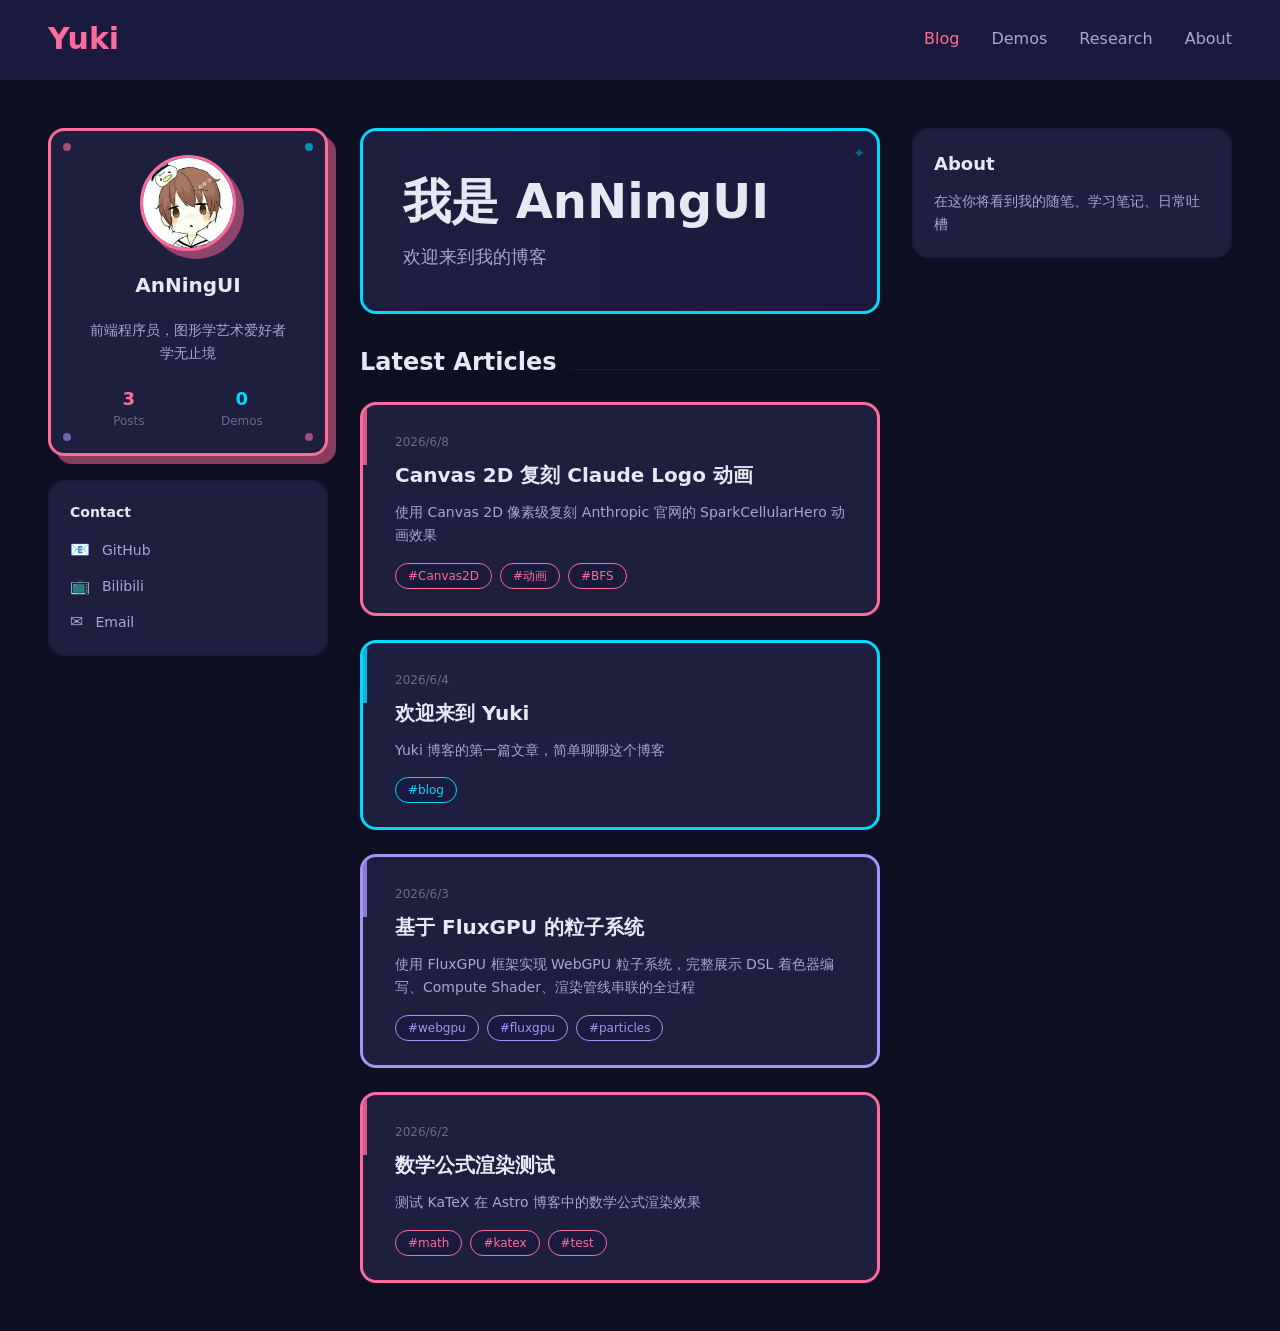
<file: index.html>
<!DOCTYPE html><html lang="zh-CN"><head><meta charset="UTF-8"><meta name="description" content="Yuki - WebGPU Graphics Programming"><meta name="viewport" content="width=device-width"><link rel="icon" type="image/svg+xml" href="/favicon.svg"><meta name="generator" content="Astro v7.0.3"><title>Yuki</title><!-- Inter & Playfair Display Fonts --><link rel="preconnect" href="https://fonts.googleapis.com"><link rel="preconnect" href="https://fonts.gstatic.com" crossorigin><link href="https://fonts.googleapis.com/css2?family=Inter:wght@400;500;600;700;900&family=Playfair+Display:wght@400;500;600&display=swap" rel="stylesheet"><link rel="stylesheet" href="/_astro/BaseLayout.CSwEzDOA.css"></head><body class="min-h-screen bg-bg-dark text-text-primary pt-16 lg:pt-20"><header class="fixed top-0 left-0 right-0 w-full h-16 lg:h-20 bg-bg-elevated border-b-2 border-stroke-dark z-50 backdrop-blur-sm bg-opacity-95"><div class="h-full px-4 sm:px-8 lg:px-12 flex items-center gap-4 lg:gap-8"><!-- Logo --><a href="/" class="text-xl lg:text-3xl font-black text-primary hover:opacity-80 transition-opacity">Yuki</a><!-- Spacer --><div class="flex-1"></div><!-- Navigation (hidden on mobile) --><nav class="hidden md:flex gap-6 lg:gap-8"><a href="/" class="text-sm lg:text-base font-medium transition-colors text-primary">Blog</a><a href="/demos" class="text-sm lg:text-base font-medium transition-colors text-text-secondary hover:text-text-primary">Demos</a><a href="/research" class="text-sm lg:text-base font-medium transition-colors text-text-secondary hover:text-text-primary">Research</a><a href="/about" class="text-sm lg:text-base font-medium transition-colors text-text-secondary hover:text-text-primary">About</a></nav><!-- Mobile Menu Icon --><button id="mobile-menu-button" class="md:hidden flex flex-col gap-1 w-8 h-8 items-center justify-center" aria-label="Menu"><div class="w-5 h-0.5 bg-text-primary rounded-full transition-transform duration-200"></div><div class="w-5 h-0.5 bg-text-primary rounded-full transition-opacity duration-200"></div><div class="w-5 h-0.5 bg-text-primary rounded-full transition-transform duration-200"></div></button></div><!-- Mobile Menu Dropdown --><nav id="mobile-menu" class="md:hidden absolute top-full left-0 w-full bg-bg-elevated border-b-2 border-stroke-dark transform origin-top scale-y-0 opacity-0 transition-all duration-200 ease-out z-50"><div class="flex flex-col py-4"><a href="/" class="px-6 py-3 text-base font-medium transition-colors text-primary bg-primary bg-opacity-10">Blog</a><a href="/demos" class="px-6 py-3 text-base font-medium transition-colors text-text-secondary hover:text-text-primary hover:bg-bg-card">Demos</a><a href="/research" class="px-6 py-3 text-base font-medium transition-colors text-text-secondary hover:text-text-primary hover:bg-bg-card">Research</a><a href="/about" class="px-6 py-3 text-base font-medium transition-colors text-text-secondary hover:text-text-primary hover:bg-bg-card">About</a></div></nav></header><script type="module">var e=document.getElementById(`mobile-menu-button`),t=document.getElementById(`mobile-menu`),n=!1;e?.addEventListener(`click`,()=>{if(n=!n,n){t?.classList.remove(`scale-y-0`,`opacity-0`),t?.classList.add(`scale-y-100`,`opacity-100`);let n=e.querySelectorAll(`div`);n[0]?.classList.add(`rotate-45`,`translate-y-[6px]`),n[1]?.classList.add(`opacity-0`),n[2]?.classList.add(`-rotate-45`,`-translate-y-[6px]`)}else{t?.classList.remove(`scale-y-100`,`opacity-100`),t?.classList.add(`scale-y-0`,`opacity-0`);let n=e.querySelectorAll(`div`);n[0]?.classList.remove(`rotate-45`,`translate-y-[6px]`),n[1]?.classList.remove(`opacity-0`),n[2]?.classList.remove(`-rotate-45`,`-translate-y-[6px]`)}}),document.addEventListener(`click`,r=>{n&&!e?.contains(r.target)&&!t?.contains(r.target)&&e?.click()});</script><main class="w-full flex flex-col lg:flex-row px-4 sm:px-6 lg:px-12 py-6 lg:py-12 gap-6 lg:gap-8"><!-- Left Sidebar: Profile (hidden on mobile/tablet) --><div class="hidden lg:block"><aside class="w-[280px] flex flex-col gap-6"><!-- Profile Card --><div class="relative bg-bg-card rounded-2xl border-[3px] border-primary shadow-celluloid-pink p-6 flex flex-col items-center gap-5"><!-- 四角装饰点 --><div class="absolute top-3 left-3 w-2 h-2 rounded-full bg-primary opacity-60"></div><div class="absolute top-3 right-3 w-2 h-2 rounded-full bg-secondary opacity-60"></div><div class="absolute bottom-3 left-3 w-2 h-2 rounded-full bg-accent opacity-60"></div><div class="absolute bottom-3 right-3 w-2 h-2 rounded-full bg-primary opacity-60"></div><!-- Avatar --><div class="w-24 h-24 rounded-full border-[3px] border-primary shadow-celluloid-pink overflow-hidden bg-bg-elevated"><img src="/images/avatar.jpg" alt="Avatar" class="w-full h-full object-cover"></div><!-- Name --><h2 class="text-xl font-bold text-text-primary">AnNingUI</h2><!-- Bio --><p class="text-sm text-center text-text-secondary leading-relaxed">前端程序员，图形学艺术爱好者<br>学无止境</p><!-- Stats --><div class="w-full flex justify-around text-center"><div><div class="text-lg font-bold text-primary">3</div><div class="text-xs text-text-muted">Posts</div></div><div><div class="text-lg font-bold text-secondary">0</div><div class="text-xs text-text-muted">Demos</div></div></div></div><!-- Social Links --><div class="bg-bg-card rounded-2xl border-2 border-stroke-dark p-5 flex flex-col gap-3"><h3 class="text-sm font-semibold text-text-primary mb-1">Contact</h3><a href="https://github.com/AnNingUI" target="_blank" rel="noopener noreferrer" class="flex items-center gap-3 text-sm text-text-secondary hover:text-primary transition-colors"><span class="text-base">📧</span><span>GitHub</span></a><a href="https://space.bilibili.com/605013808" target="_blank" rel="noopener noreferrer" class="flex items-center gap-3 text-sm text-text-secondary hover:text-secondary transition-colors"><span class="text-base">📺</span><span>Bilibili</span></a><a href="mailto:an3533581512@gmail.com" class="flex items-center gap-3 text-sm text-text-secondary hover:text-accent transition-colors"><span class="text-base">✉️</span><span>Email</span></a></div></aside></div><!-- Center Column: Main Content --><div class="flex-1 flex flex-col gap-5 lg:gap-8 min-w-0"><!-- Hero Banner --><section class="relative bg-gradient-to-r from-bg-card to-bg-elevated rounded-2xl border-2 lg:border-[3px] border-secondary p-6 lg:p-10"><div class="absolute top-3 right-3 text-secondary opacity-40 text-sm hidden sm:block">✦</div><h1 class="text-3xl sm:text-4xl lg:text-5xl font-black text-text-primary mb-3 leading-tight">我是 AnNingUI</h1><p class="text-base lg:text-lg text-text-secondary">欢迎来到我的博客</p></section><!-- Articles --><section class="flex flex-col gap-4 lg:gap-6"><div class="flex items-baseline gap-3 lg:gap-4"><h2 class="text-lg lg:text-2xl font-bold text-text-primary">Latest Articles</h2><div class="flex-1 h-px bg-stroke-dark"></div></div><div class="grid gap-3 lg:gap-6"><article class="relative bg-bg-card rounded-2xl border-2 lg:border-[3px] overflow-hidden transition-shadow hover:shadow-celluloid-pink border-primary"><!-- 左侧色块标记 --><div class="absolute left-0 top-0 w-0.5 lg:w-1 h-[50px] lg:h-[60px] bg-primary opacity-80"></div><a href="/posts/claude-logo-animation" class="block p-4 lg:p-6 pl-6 lg:pl-8"><!-- Date --><time class="text-xs text-text-muted">2026/6/8</time><!-- Title --><h3 class="text-base lg:text-xl font-bold text-text-primary mt-2 mb-2 lg:mb-3 hover:text-primary transition-colors line-clamp-2">Canvas 2D 复刻 Claude Logo 动画</h3><!-- Description --><p class="text-xs lg:text-sm text-text-secondary leading-relaxed mb-3 lg:mb-4 line-clamp-2">使用 Canvas 2D 像素级复刻 Anthropic 官网的 SparkCellularHero 动画效果</p><!-- Tags --><div class="flex flex-wrap gap-1.5 lg:gap-2"><span class="px-2 lg:px-3 py-0.5 lg:py-1 text-[10px] lg:text-xs font-medium bg-bg-elevated rounded-full border text-primary border-primary">#Canvas2D</span><span class="px-2 lg:px-3 py-0.5 lg:py-1 text-[10px] lg:text-xs font-medium bg-bg-elevated rounded-full border text-primary border-primary">#动画</span><span class="px-2 lg:px-3 py-0.5 lg:py-1 text-[10px] lg:text-xs font-medium bg-bg-elevated rounded-full border text-primary border-primary">#BFS</span></div></a></article><article class="relative bg-bg-card rounded-2xl border-2 lg:border-[3px] overflow-hidden transition-shadow hover:shadow-celluloid-pink border-secondary"><!-- 左侧色块标记 --><div class="absolute left-0 top-0 w-0.5 lg:w-1 h-[50px] lg:h-[60px] bg-secondary opacity-80"></div><a href="/posts/yuki-intro" class="block p-4 lg:p-6 pl-6 lg:pl-8"><!-- Date --><time class="text-xs text-text-muted">2026/6/4</time><!-- Title --><h3 class="text-base lg:text-xl font-bold text-text-primary mt-2 mb-2 lg:mb-3 hover:text-primary transition-colors line-clamp-2">欢迎来到 Yuki</h3><!-- Description --><p class="text-xs lg:text-sm text-text-secondary leading-relaxed mb-3 lg:mb-4 line-clamp-2">Yuki 博客的第一篇文章，简单聊聊这个博客</p><!-- Tags --><div class="flex flex-wrap gap-1.5 lg:gap-2"><span class="px-2 lg:px-3 py-0.5 lg:py-1 text-[10px] lg:text-xs font-medium bg-bg-elevated rounded-full border text-secondary border-secondary">#blog</span></div></a></article><article class="relative bg-bg-card rounded-2xl border-2 lg:border-[3px] overflow-hidden transition-shadow hover:shadow-celluloid-pink border-accent"><!-- 左侧色块标记 --><div class="absolute left-0 top-0 w-0.5 lg:w-1 h-[50px] lg:h-[60px] bg-accent opacity-80"></div><a href="/posts/fluxgpu-particle-demo" class="block p-4 lg:p-6 pl-6 lg:pl-8"><!-- Date --><time class="text-xs text-text-muted">2026/6/3</time><!-- Title --><h3 class="text-base lg:text-xl font-bold text-text-primary mt-2 mb-2 lg:mb-3 hover:text-primary transition-colors line-clamp-2">基于 FluxGPU 的粒子系统</h3><!-- Description --><p class="text-xs lg:text-sm text-text-secondary leading-relaxed mb-3 lg:mb-4 line-clamp-2">使用 FluxGPU 框架实现 WebGPU 粒子系统，完整展示 DSL 着色器编写、Compute Shader、渲染管线串联的全过程</p><!-- Tags --><div class="flex flex-wrap gap-1.5 lg:gap-2"><span class="px-2 lg:px-3 py-0.5 lg:py-1 text-[10px] lg:text-xs font-medium bg-bg-elevated rounded-full border text-accent border-accent">#webgpu</span><span class="px-2 lg:px-3 py-0.5 lg:py-1 text-[10px] lg:text-xs font-medium bg-bg-elevated rounded-full border text-accent border-accent">#fluxgpu</span><span class="px-2 lg:px-3 py-0.5 lg:py-1 text-[10px] lg:text-xs font-medium bg-bg-elevated rounded-full border text-accent border-accent">#particles</span></div></a></article><article class="relative bg-bg-card rounded-2xl border-2 lg:border-[3px] overflow-hidden transition-shadow hover:shadow-celluloid-pink border-primary"><!-- 左侧色块标记 --><div class="absolute left-0 top-0 w-0.5 lg:w-1 h-[50px] lg:h-[60px] bg-primary opacity-80"></div><a href="/posts/math-test" class="block p-4 lg:p-6 pl-6 lg:pl-8"><!-- Date --><time class="text-xs text-text-muted">2026/6/2</time><!-- Title --><h3 class="text-base lg:text-xl font-bold text-text-primary mt-2 mb-2 lg:mb-3 hover:text-primary transition-colors line-clamp-2">数学公式渲染测试</h3><!-- Description --><p class="text-xs lg:text-sm text-text-secondary leading-relaxed mb-3 lg:mb-4 line-clamp-2">测试 KaTeX 在 Astro 博客中的数学公式渲染效果</p><!-- Tags --><div class="flex flex-wrap gap-1.5 lg:gap-2"><span class="px-2 lg:px-3 py-0.5 lg:py-1 text-[10px] lg:text-xs font-medium bg-bg-elevated rounded-full border text-primary border-primary">#math</span><span class="px-2 lg:px-3 py-0.5 lg:py-1 text-[10px] lg:text-xs font-medium bg-bg-elevated rounded-full border text-primary border-primary">#katex</span><span class="px-2 lg:px-3 py-0.5 lg:py-1 text-[10px] lg:text-xs font-medium bg-bg-elevated rounded-full border text-primary border-primary">#test</span></div></a></article></div></section></div><!-- Right Sidebar (hidden on mobile/tablet) --><aside class="hidden xl:flex w-[320px] flex-col gap-6"><div class="bg-bg-card rounded-2xl border-2 border-stroke-dark p-5"><h3 class="text-lg font-bold text-text-primary mb-3">About</h3><p class="text-sm text-text-secondary leading-relaxed">在这你将看到我的随笔、学习笔记、日常吐槽</p></div></aside></main></body></html>
</file>
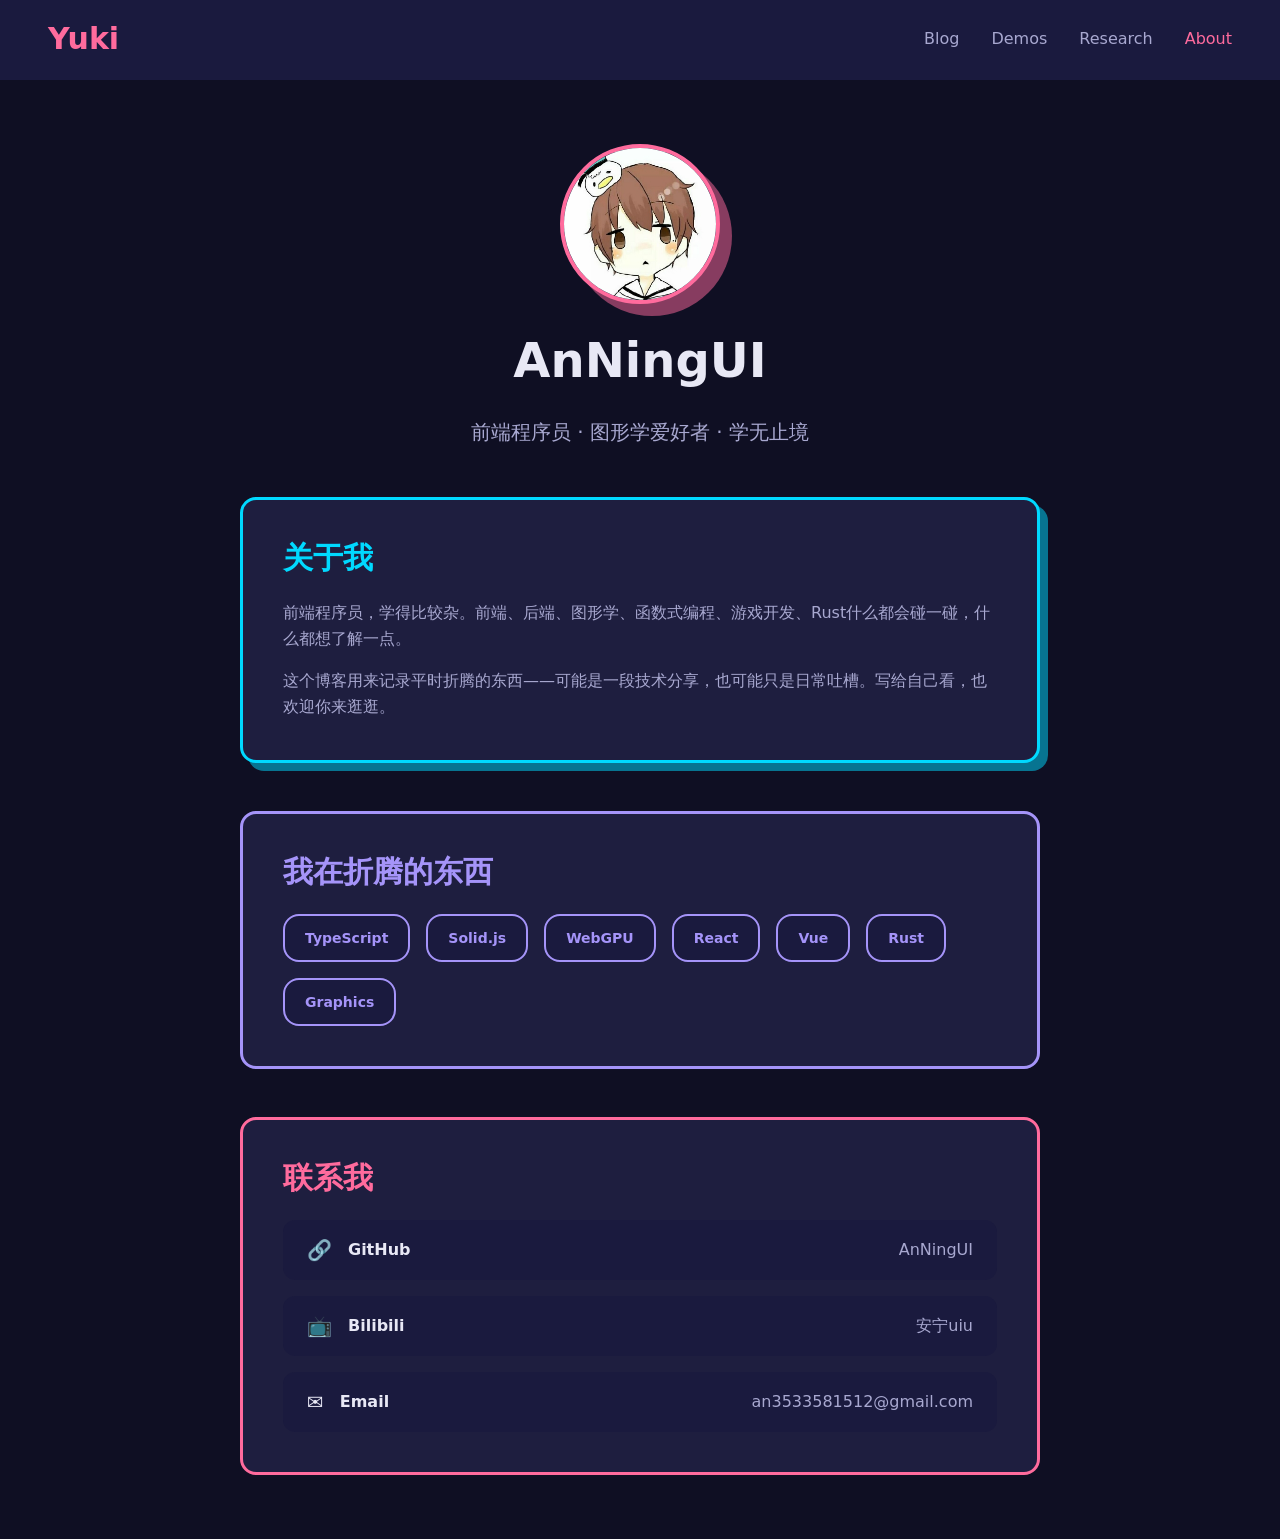
<file: about/index.html>
<!DOCTYPE html><html lang="zh-CN"><head><meta charset="UTF-8"><meta name="description" content="Yuki - WebGPU Graphics Programming"><meta name="viewport" content="width=device-width"><link rel="icon" type="image/svg+xml" href="/favicon.svg"><meta name="generator" content="Astro v7.0.3"><title>About - Yuki</title><!-- Inter & Playfair Display Fonts --><link rel="preconnect" href="https://fonts.googleapis.com"><link rel="preconnect" href="https://fonts.gstatic.com" crossorigin><link href="https://fonts.googleapis.com/css2?family=Inter:wght@400;500;600;700;900&family=Playfair+Display:wght@400;500;600&display=swap" rel="stylesheet"><link rel="stylesheet" href="/_astro/BaseLayout.CSwEzDOA.css"></head><body class="min-h-screen bg-bg-dark text-text-primary pt-16 lg:pt-20"><header class="fixed top-0 left-0 right-0 w-full h-16 lg:h-20 bg-bg-elevated border-b-2 border-stroke-dark z-50 backdrop-blur-sm bg-opacity-95"><div class="h-full px-4 sm:px-8 lg:px-12 flex items-center gap-4 lg:gap-8"><!-- Logo --><a href="/" class="text-xl lg:text-3xl font-black text-primary hover:opacity-80 transition-opacity">Yuki</a><!-- Spacer --><div class="flex-1"></div><!-- Navigation (hidden on mobile) --><nav class="hidden md:flex gap-6 lg:gap-8"><a href="/" class="text-sm lg:text-base font-medium transition-colors text-text-secondary hover:text-text-primary">Blog</a><a href="/demos" class="text-sm lg:text-base font-medium transition-colors text-text-secondary hover:text-text-primary">Demos</a><a href="/research" class="text-sm lg:text-base font-medium transition-colors text-text-secondary hover:text-text-primary">Research</a><a href="/about" class="text-sm lg:text-base font-medium transition-colors text-primary">About</a></nav><!-- Mobile Menu Icon --><button id="mobile-menu-button" class="md:hidden flex flex-col gap-1 w-8 h-8 items-center justify-center" aria-label="Menu"><div class="w-5 h-0.5 bg-text-primary rounded-full transition-transform duration-200"></div><div class="w-5 h-0.5 bg-text-primary rounded-full transition-opacity duration-200"></div><div class="w-5 h-0.5 bg-text-primary rounded-full transition-transform duration-200"></div></button></div><!-- Mobile Menu Dropdown --><nav id="mobile-menu" class="md:hidden absolute top-full left-0 w-full bg-bg-elevated border-b-2 border-stroke-dark transform origin-top scale-y-0 opacity-0 transition-all duration-200 ease-out z-50"><div class="flex flex-col py-4"><a href="/" class="px-6 py-3 text-base font-medium transition-colors text-text-secondary hover:text-text-primary hover:bg-bg-card">Blog</a><a href="/demos" class="px-6 py-3 text-base font-medium transition-colors text-text-secondary hover:text-text-primary hover:bg-bg-card">Demos</a><a href="/research" class="px-6 py-3 text-base font-medium transition-colors text-text-secondary hover:text-text-primary hover:bg-bg-card">Research</a><a href="/about" class="px-6 py-3 text-base font-medium transition-colors text-primary bg-primary bg-opacity-10">About</a></div></nav></header><script type="module">var e=document.getElementById(`mobile-menu-button`),t=document.getElementById(`mobile-menu`),n=!1;e?.addEventListener(`click`,()=>{if(n=!n,n){t?.classList.remove(`scale-y-0`,`opacity-0`),t?.classList.add(`scale-y-100`,`opacity-100`);let n=e.querySelectorAll(`div`);n[0]?.classList.add(`rotate-45`,`translate-y-[6px]`),n[1]?.classList.add(`opacity-0`),n[2]?.classList.add(`-rotate-45`,`-translate-y-[6px]`)}else{t?.classList.remove(`scale-y-100`,`opacity-100`),t?.classList.add(`scale-y-0`,`opacity-0`);let n=e.querySelectorAll(`div`);n[0]?.classList.remove(`rotate-45`,`translate-y-[6px]`),n[1]?.classList.remove(`opacity-0`),n[2]?.classList.remove(`-rotate-45`,`-translate-y-[6px]`)}}),document.addEventListener(`click`,r=>{n&&!e?.contains(r.target)&&!t?.contains(r.target)&&e?.click()});</script><main class="w-full flex flex-col items-center px-4 sm:px-8 lg:px-12 py-8 lg:py-16 gap-8 lg:gap-12"><!-- Hero Section --><section class="flex flex-col items-center gap-6 lg:gap-8 max-w-[800px] w-full"><div class="w-32 h-32 lg:w-40 lg:h-40 rounded-full border-4 border-primary shadow-celluloid-pink-lg overflow-hidden bg-bg-elevated"><img src="/images/avatar.jpg" alt="Avatar" class="w-full h-full object-cover"></div><h1 class="text-3xl sm:text-4xl lg:text-5xl font-black text-text-primary text-center">AnNingUI</h1><p class="text-base sm:text-lg lg:text-xl text-center text-text-secondary leading-relaxed px-4">前端程序员 · 图形学爱好者 · 学无止境</p></section><!-- Bio Card --><section class="w-full max-w-[800px] bg-bg-card rounded-2xl border-2 lg:border-[3px] border-secondary shadow-celluloid-cyan p-6 lg:p-10 flex flex-col gap-5 lg:gap-6"><h2 class="text-2xl lg:text-3xl font-bold text-secondary">关于我</h2><div class="text-sm lg:text-base text-text-secondary leading-relaxed space-y-3 lg:space-y-4"><p>前端程序员，学得比较杂。前端、后端、图形学、函数式编程、游戏开发、Rust什么都会碰一碰，什么都想了解一点。</p><p>这个博客用来记录平时折腾的东西——可能是一段技术分享，也可能只是日常吐槽。写给自己看，也欢迎你来逛逛。</p></div></section><!-- Skills Card --><section class="w-full max-w-[800px] bg-bg-card rounded-2xl border-2 lg:border-[3px] border-accent p-6 lg:p-10 flex flex-col gap-5 lg:gap-6"><h2 class="text-2xl lg:text-3xl font-bold text-accent">我在折腾的东西</h2><div class="flex flex-wrap gap-3 lg:gap-4"><div class="px-4 lg:px-5 py-2 lg:py-2.5 bg-bg-elevated rounded-2xl border-2 border-accent"><span class="text-xs lg:text-sm font-semibold text-accent">TypeScript</span></div><div class="px-4 lg:px-5 py-2 lg:py-2.5 bg-bg-elevated rounded-2xl border-2 border-accent"><span class="text-xs lg:text-sm font-semibold text-accent">Solid.js</span></div><div class="px-4 lg:px-5 py-2 lg:py-2.5 bg-bg-elevated rounded-2xl border-2 border-accent"><span class="text-xs lg:text-sm font-semibold text-accent">WebGPU</span></div><div class="px-4 lg:px-5 py-2 lg:py-2.5 bg-bg-elevated rounded-2xl border-2 border-accent"><span class="text-xs lg:text-sm font-semibold text-accent">React</span></div><div class="px-4 lg:px-5 py-2 lg:py-2.5 bg-bg-elevated rounded-2xl border-2 border-accent"><span class="text-xs lg:text-sm font-semibold text-accent">Vue</span></div><div class="px-4 lg:px-5 py-2 lg:py-2.5 bg-bg-elevated rounded-2xl border-2 border-accent"><span class="text-xs lg:text-sm font-semibold text-accent">Rust</span></div><div class="px-4 lg:px-5 py-2 lg:py-2.5 bg-bg-elevated rounded-2xl border-2 border-accent"><span class="text-xs lg:text-sm font-semibold text-accent">Graphics</span></div></div></section><!-- Contact Card --><section class="w-full max-w-[800px] bg-bg-card rounded-2xl border-2 lg:border-[3px] border-primary p-6 lg:p-10 flex flex-col gap-5 lg:gap-6"><h2 class="text-2xl lg:text-3xl font-bold text-primary">联系我</h2><div class="flex flex-col gap-3 lg:gap-4"><a href="https://github.com/AnNingUI" target="_blank" rel="noopener noreferrer" class="flex flex-col sm:flex-row sm:items-center sm:justify-between gap-2 sm:gap-4 px-4 lg:px-6 py-3 lg:py-4 bg-bg-elevated rounded-xl hover:bg-primary hover:bg-opacity-10 transition-colors"><div class="flex items-center gap-3 lg:gap-4"><span class="text-lg lg:text-xl">🔗</span><span class="text-sm lg:text-base font-semibold text-text-primary">GitHub</span></div><span class="text-sm lg:text-base text-text-secondary pl-8 sm:pl-0">AnNingUI</span></a><a href="https://space.bilibili.com/605013808" target="_blank" rel="noopener noreferrer" class="flex flex-col sm:flex-row sm:items-center sm:justify-between gap-2 sm:gap-4 px-4 lg:px-6 py-3 lg:py-4 bg-bg-elevated rounded-xl hover:bg-primary hover:bg-opacity-10 transition-colors"><div class="flex items-center gap-3 lg:gap-4"><span class="text-lg lg:text-xl">📺</span><span class="text-sm lg:text-base font-semibold text-text-primary">Bilibili</span></div><span class="text-sm lg:text-base text-text-secondary pl-8 sm:pl-0">安宁uiu</span></a><a href="mailto:an3533581512@gmail.com" class="flex flex-col sm:flex-row sm:items-center sm:justify-between gap-2 sm:gap-4 px-4 lg:px-6 py-3 lg:py-4 bg-bg-elevated rounded-xl hover:bg-primary hover:bg-opacity-10 transition-colors"><div class="flex items-center gap-3 lg:gap-4"><span class="text-lg lg:text-xl">✉️</span><span class="text-sm lg:text-base font-semibold text-text-primary">Email</span></div><span class="text-sm lg:text-base text-text-secondary pl-8 sm:pl-0">an3533581512@gmail.com</span></a></div></section></main></body></html>
</file>
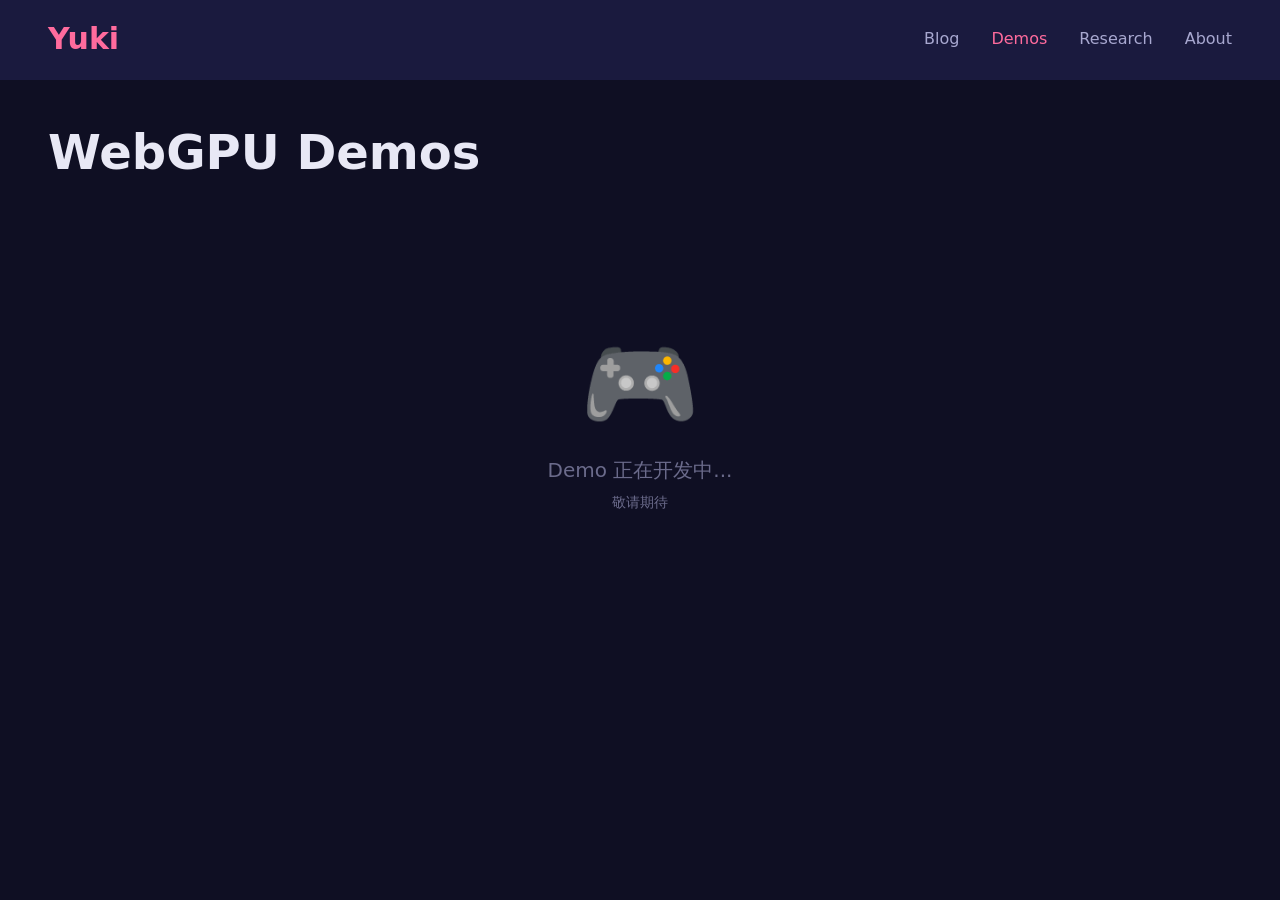
<file: demos/index.html>
<!DOCTYPE html><html lang="zh-CN"><head><meta charset="UTF-8"><meta name="description" content="Yuki - WebGPU Graphics Programming"><meta name="viewport" content="width=device-width"><link rel="icon" type="image/svg+xml" href="/favicon.svg"><meta name="generator" content="Astro v7.0.3"><title>WebGPU Demos - FluxGPU</title><!-- Inter & Playfair Display Fonts --><link rel="preconnect" href="https://fonts.googleapis.com"><link rel="preconnect" href="https://fonts.gstatic.com" crossorigin><link href="https://fonts.googleapis.com/css2?family=Inter:wght@400;500;600;700;900&family=Playfair+Display:wght@400;500;600&display=swap" rel="stylesheet"><link rel="stylesheet" href="/_astro/BaseLayout.CSwEzDOA.css"></head><body class="min-h-screen bg-bg-dark text-text-primary pt-16 lg:pt-20"><header class="fixed top-0 left-0 right-0 w-full h-16 lg:h-20 bg-bg-elevated border-b-2 border-stroke-dark z-50 backdrop-blur-sm bg-opacity-95"><div class="h-full px-4 sm:px-8 lg:px-12 flex items-center gap-4 lg:gap-8"><!-- Logo --><a href="/" class="text-xl lg:text-3xl font-black text-primary hover:opacity-80 transition-opacity">Yuki</a><!-- Spacer --><div class="flex-1"></div><!-- Navigation (hidden on mobile) --><nav class="hidden md:flex gap-6 lg:gap-8"><a href="/" class="text-sm lg:text-base font-medium transition-colors text-text-secondary hover:text-text-primary">Blog</a><a href="/demos" class="text-sm lg:text-base font-medium transition-colors text-primary">Demos</a><a href="/research" class="text-sm lg:text-base font-medium transition-colors text-text-secondary hover:text-text-primary">Research</a><a href="/about" class="text-sm lg:text-base font-medium transition-colors text-text-secondary hover:text-text-primary">About</a></nav><!-- Mobile Menu Icon --><button id="mobile-menu-button" class="md:hidden flex flex-col gap-1 w-8 h-8 items-center justify-center" aria-label="Menu"><div class="w-5 h-0.5 bg-text-primary rounded-full transition-transform duration-200"></div><div class="w-5 h-0.5 bg-text-primary rounded-full transition-opacity duration-200"></div><div class="w-5 h-0.5 bg-text-primary rounded-full transition-transform duration-200"></div></button></div><!-- Mobile Menu Dropdown --><nav id="mobile-menu" class="md:hidden absolute top-full left-0 w-full bg-bg-elevated border-b-2 border-stroke-dark transform origin-top scale-y-0 opacity-0 transition-all duration-200 ease-out z-50"><div class="flex flex-col py-4"><a href="/" class="px-6 py-3 text-base font-medium transition-colors text-text-secondary hover:text-text-primary hover:bg-bg-card">Blog</a><a href="/demos" class="px-6 py-3 text-base font-medium transition-colors text-primary bg-primary bg-opacity-10">Demos</a><a href="/research" class="px-6 py-3 text-base font-medium transition-colors text-text-secondary hover:text-text-primary hover:bg-bg-card">Research</a><a href="/about" class="px-6 py-3 text-base font-medium transition-colors text-text-secondary hover:text-text-primary hover:bg-bg-card">About</a></div></nav></header><script type="module">var e=document.getElementById(`mobile-menu-button`),t=document.getElementById(`mobile-menu`),n=!1;e?.addEventListener(`click`,()=>{if(n=!n,n){t?.classList.remove(`scale-y-0`,`opacity-0`),t?.classList.add(`scale-y-100`,`opacity-100`);let n=e.querySelectorAll(`div`);n[0]?.classList.add(`rotate-45`,`translate-y-[6px]`),n[1]?.classList.add(`opacity-0`),n[2]?.classList.add(`-rotate-45`,`-translate-y-[6px]`)}else{t?.classList.remove(`scale-y-100`,`opacity-100`),t?.classList.add(`scale-y-0`,`opacity-0`);let n=e.querySelectorAll(`div`);n[0]?.classList.remove(`rotate-45`,`translate-y-[6px]`),n[1]?.classList.remove(`opacity-0`),n[2]?.classList.remove(`-rotate-45`,`-translate-y-[6px]`)}}),document.addEventListener(`click`,r=>{n&&!e?.contains(r.target)&&!t?.contains(r.target)&&e?.click()});</script><main class="w-full px-4 sm:px-8 lg:px-12 py-8 lg:py-12"><!-- Page Title --><h1 class="text-3xl sm:text-4xl lg:text-5xl font-black text-text-primary mb-6 lg:mb-8">WebGPU Demos</h1><div class="text-center py-20 lg:py-32"><div class="text-6xl lg:text-8xl mb-6">🎮</div><p class="text-lg lg:text-xl text-text-muted">Demo 正在开发中...</p><p class="text-sm text-text-muted mt-2">敬请期待</p></div></main></body></html>
</file>
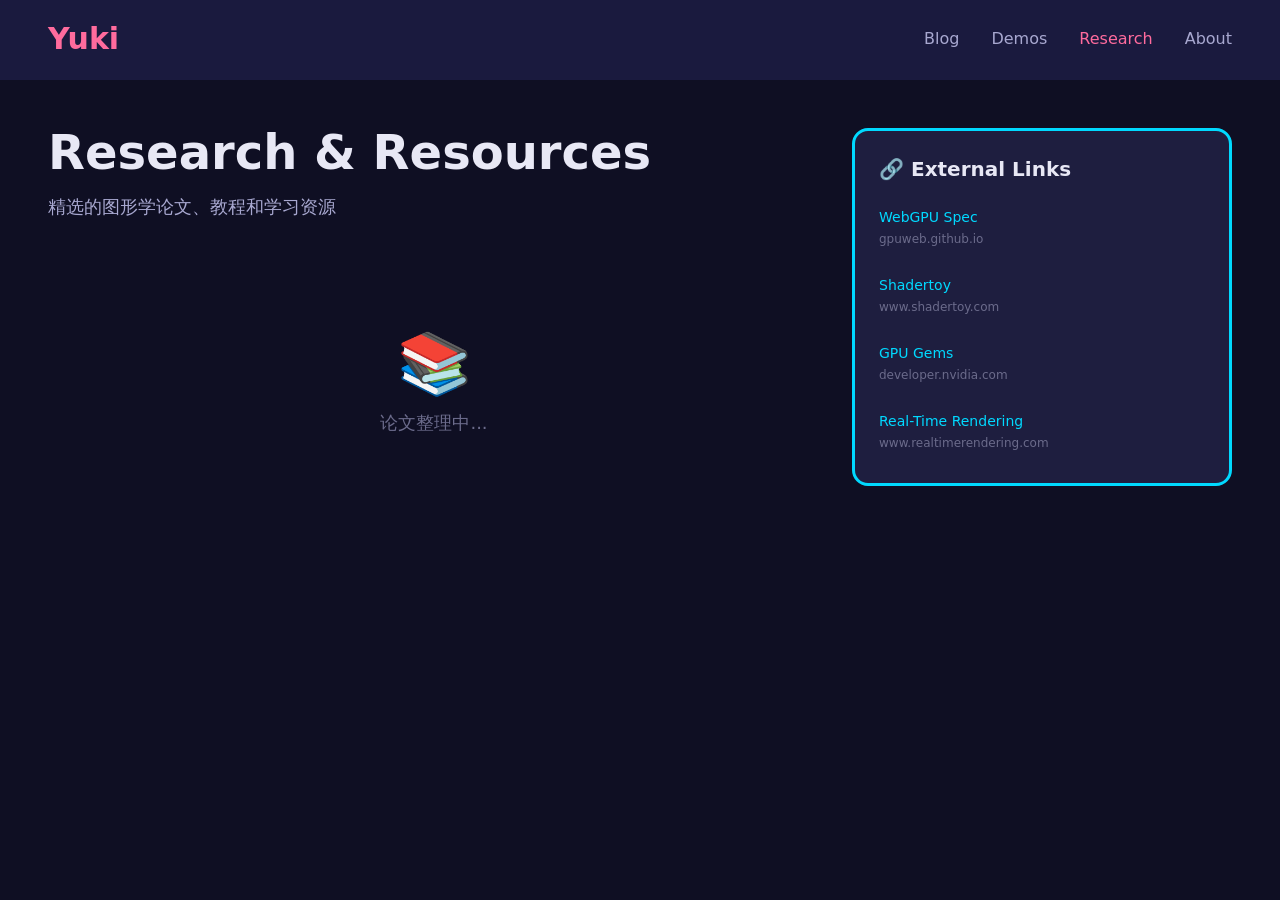
<file: research/index.html>
<!DOCTYPE html><html lang="zh-CN"><head><meta charset="UTF-8"><meta name="description" content="Yuki - WebGPU Graphics Programming"><meta name="viewport" content="width=device-width"><link rel="icon" type="image/svg+xml" href="/favicon.svg"><meta name="generator" content="Astro v7.0.3"><title>Research &amp; Resources - FluxGPU</title><!-- Inter & Playfair Display Fonts --><link rel="preconnect" href="https://fonts.googleapis.com"><link rel="preconnect" href="https://fonts.gstatic.com" crossorigin><link href="https://fonts.googleapis.com/css2?family=Inter:wght@400;500;600;700;900&family=Playfair+Display:wght@400;500;600&display=swap" rel="stylesheet"><link rel="stylesheet" href="/_astro/BaseLayout.CSwEzDOA.css"></head><body class="min-h-screen bg-bg-dark text-text-primary pt-16 lg:pt-20"><header class="fixed top-0 left-0 right-0 w-full h-16 lg:h-20 bg-bg-elevated border-b-2 border-stroke-dark z-50 backdrop-blur-sm bg-opacity-95"><div class="h-full px-4 sm:px-8 lg:px-12 flex items-center gap-4 lg:gap-8"><!-- Logo --><a href="/" class="text-xl lg:text-3xl font-black text-primary hover:opacity-80 transition-opacity">Yuki</a><!-- Spacer --><div class="flex-1"></div><!-- Navigation (hidden on mobile) --><nav class="hidden md:flex gap-6 lg:gap-8"><a href="/" class="text-sm lg:text-base font-medium transition-colors text-text-secondary hover:text-text-primary">Blog</a><a href="/demos" class="text-sm lg:text-base font-medium transition-colors text-text-secondary hover:text-text-primary">Demos</a><a href="/research" class="text-sm lg:text-base font-medium transition-colors text-primary">Research</a><a href="/about" class="text-sm lg:text-base font-medium transition-colors text-text-secondary hover:text-text-primary">About</a></nav><!-- Mobile Menu Icon --><button id="mobile-menu-button" class="md:hidden flex flex-col gap-1 w-8 h-8 items-center justify-center" aria-label="Menu"><div class="w-5 h-0.5 bg-text-primary rounded-full transition-transform duration-200"></div><div class="w-5 h-0.5 bg-text-primary rounded-full transition-opacity duration-200"></div><div class="w-5 h-0.5 bg-text-primary rounded-full transition-transform duration-200"></div></button></div><!-- Mobile Menu Dropdown --><nav id="mobile-menu" class="md:hidden absolute top-full left-0 w-full bg-bg-elevated border-b-2 border-stroke-dark transform origin-top scale-y-0 opacity-0 transition-all duration-200 ease-out z-50"><div class="flex flex-col py-4"><a href="/" class="px-6 py-3 text-base font-medium transition-colors text-text-secondary hover:text-text-primary hover:bg-bg-card">Blog</a><a href="/demos" class="px-6 py-3 text-base font-medium transition-colors text-text-secondary hover:text-text-primary hover:bg-bg-card">Demos</a><a href="/research" class="px-6 py-3 text-base font-medium transition-colors text-primary bg-primary bg-opacity-10">Research</a><a href="/about" class="px-6 py-3 text-base font-medium transition-colors text-text-secondary hover:text-text-primary hover:bg-bg-card">About</a></div></nav></header><script type="module">var e=document.getElementById(`mobile-menu-button`),t=document.getElementById(`mobile-menu`),n=!1;e?.addEventListener(`click`,()=>{if(n=!n,n){t?.classList.remove(`scale-y-0`,`opacity-0`),t?.classList.add(`scale-y-100`,`opacity-100`);let n=e.querySelectorAll(`div`);n[0]?.classList.add(`rotate-45`,`translate-y-[6px]`),n[1]?.classList.add(`opacity-0`),n[2]?.classList.add(`-rotate-45`,`-translate-y-[6px]`)}else{t?.classList.remove(`scale-y-100`,`opacity-100`),t?.classList.add(`scale-y-0`,`opacity-0`);let n=e.querySelectorAll(`div`);n[0]?.classList.remove(`rotate-45`,`translate-y-[6px]`),n[1]?.classList.remove(`opacity-0`),n[2]?.classList.remove(`-rotate-45`,`-translate-y-[6px]`)}}),document.addEventListener(`click`,r=>{n&&!e?.contains(r.target)&&!t?.contains(r.target)&&e?.click()});</script><main class="w-full flex flex-col lg:flex-row px-4 sm:px-8 lg:px-12 py-8 lg:py-12 gap-6 lg:gap-8"><!-- Left Column: Papers --><div class="flex-1 flex flex-col gap-6 lg:gap-8 min-w-0"><!-- Page Title --><section class="flex flex-col gap-3 lg:gap-4"><h1 class="text-3xl sm:text-4xl lg:text-5xl font-black text-text-primary">Research & Resources</h1><p class="text-base lg:text-lg text-text-secondary leading-relaxed">精选的图形学论文、教程和学习资源</p></section><!-- Papers Section --><div class="text-center py-16 lg:py-20"><div class="text-5xl lg:text-6xl mb-4">📚</div><p class="text-base lg:text-lg text-text-muted">论文整理中...</p></div></div><!-- Right Column: Resources (hidden on mobile) --><aside class="w-full lg:w-[380px] flex flex-col gap-6"><!-- External Resources Card --><div class="bg-bg-card rounded-2xl border-2 lg:border-[3px] border-secondary p-5 lg:p-6 flex flex-col gap-4"><h3 class="text-lg lg:text-xl font-bold text-text-primary">🔗 External Links</h3><div class="flex flex-col gap-3"><div class="flex flex-col gap-1 py-2"><a href="https://gpuweb.github.io/gpuweb/" target="_blank" rel="noopener noreferrer" class="text-sm font-medium text-secondary hover:underline break-all">WebGPU Spec</a><span class="text-xs text-text-muted">gpuweb.github.io</span></div><div class="flex flex-col gap-1 py-2"><a href="https://www.shadertoy.com/" target="_blank" rel="noopener noreferrer" class="text-sm font-medium text-secondary hover:underline break-all">Shadertoy</a><span class="text-xs text-text-muted">www.shadertoy.com</span></div><div class="flex flex-col gap-1 py-2"><a href="https://developer.nvidia.com/gpugems/gpugems/contributors" target="_blank" rel="noopener noreferrer" class="text-sm font-medium text-secondary hover:underline break-all">GPU Gems</a><span class="text-xs text-text-muted">developer.nvidia.com</span></div><div class="flex flex-col gap-1 py-2"><a href="https://www.realtimerendering.com/" target="_blank" rel="noopener noreferrer" class="text-sm font-medium text-secondary hover:underline break-all">Real-Time Rendering</a><span class="text-xs text-text-muted">www.realtimerendering.com</span></div></div></div></aside></main></body></html>
</file>
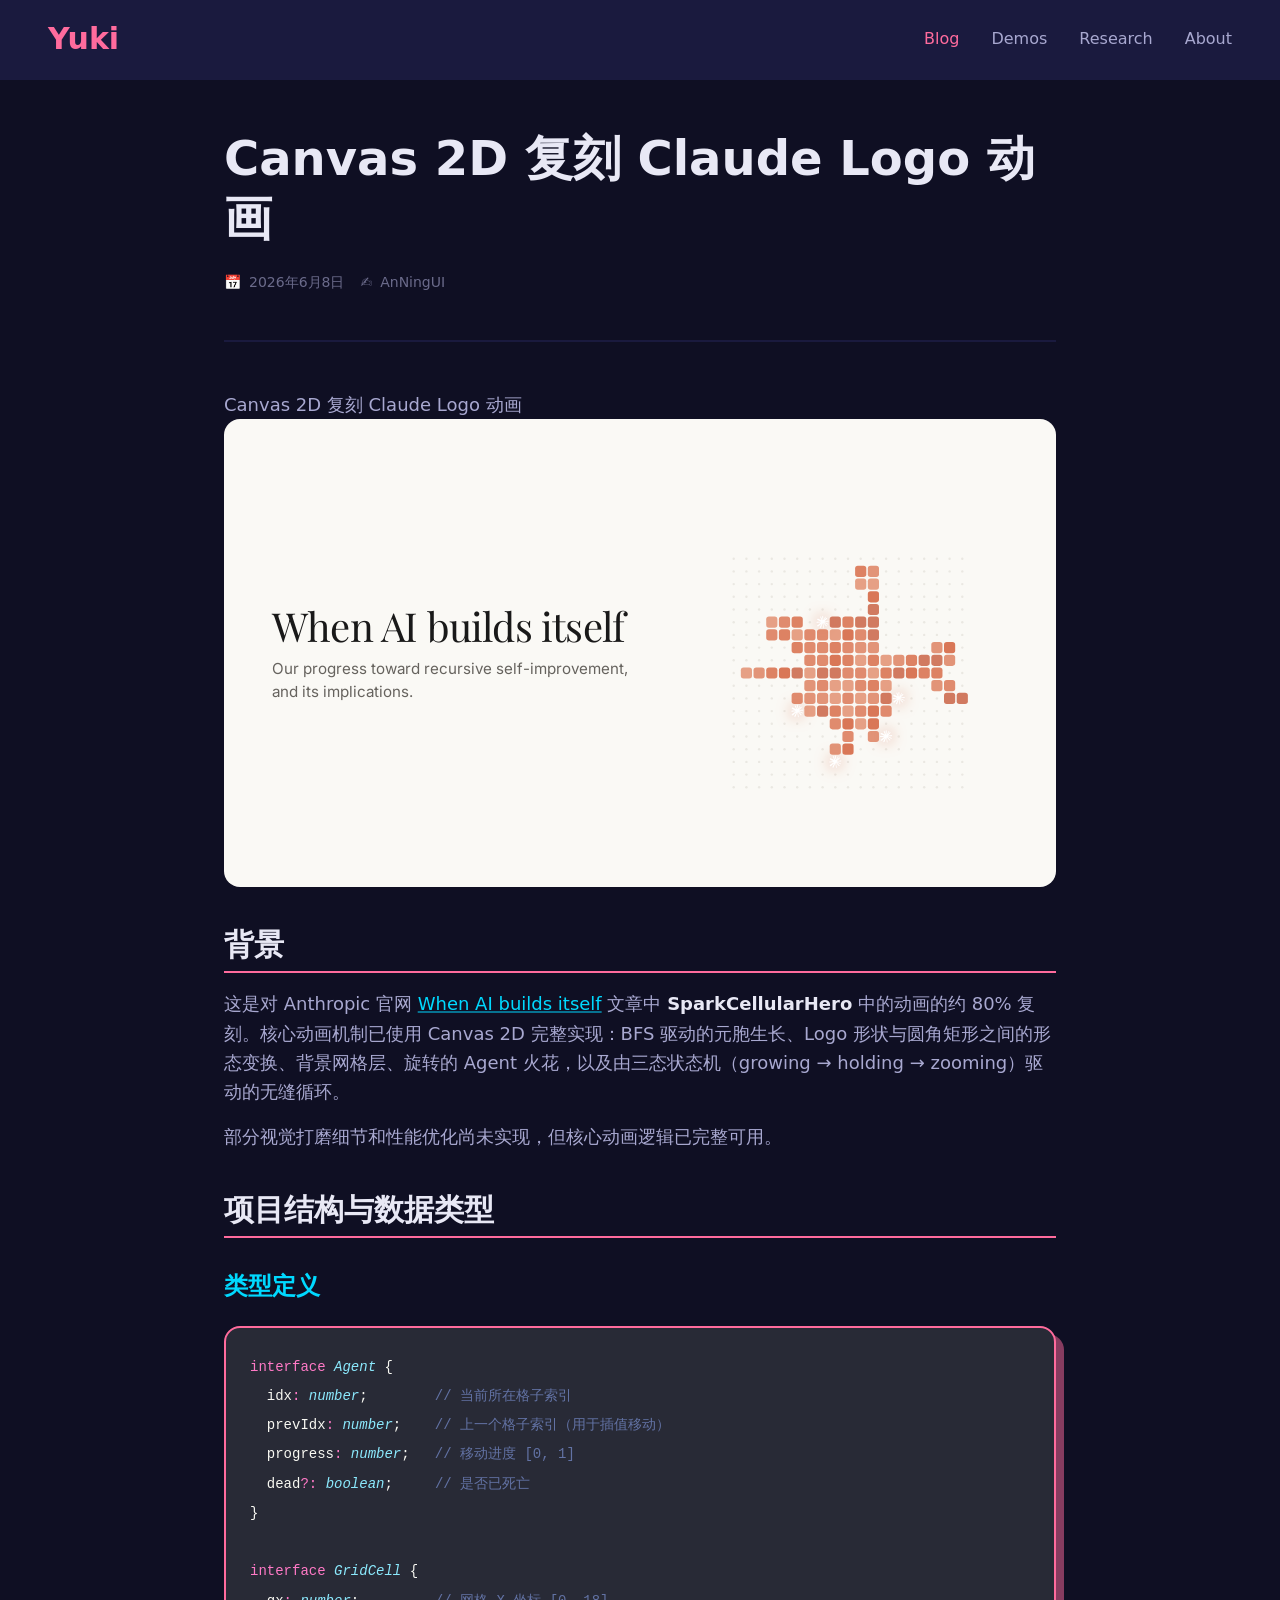
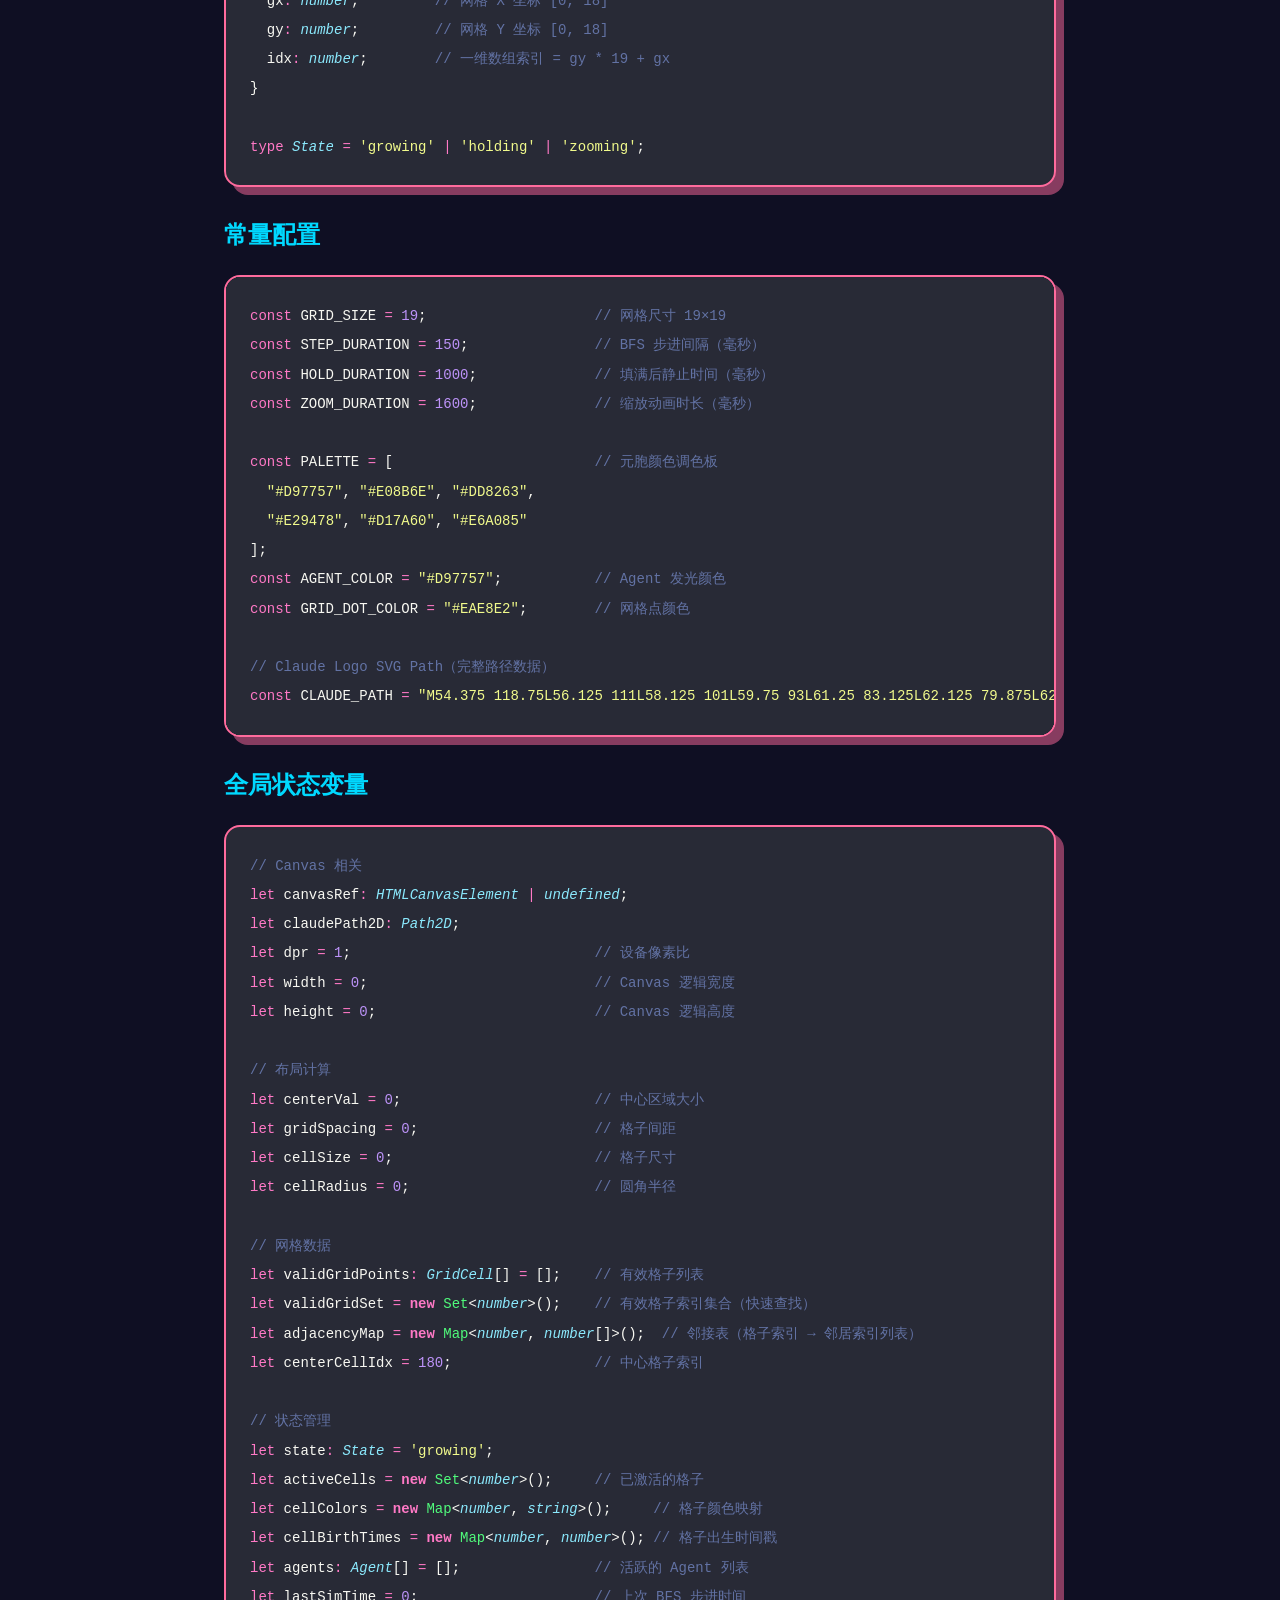
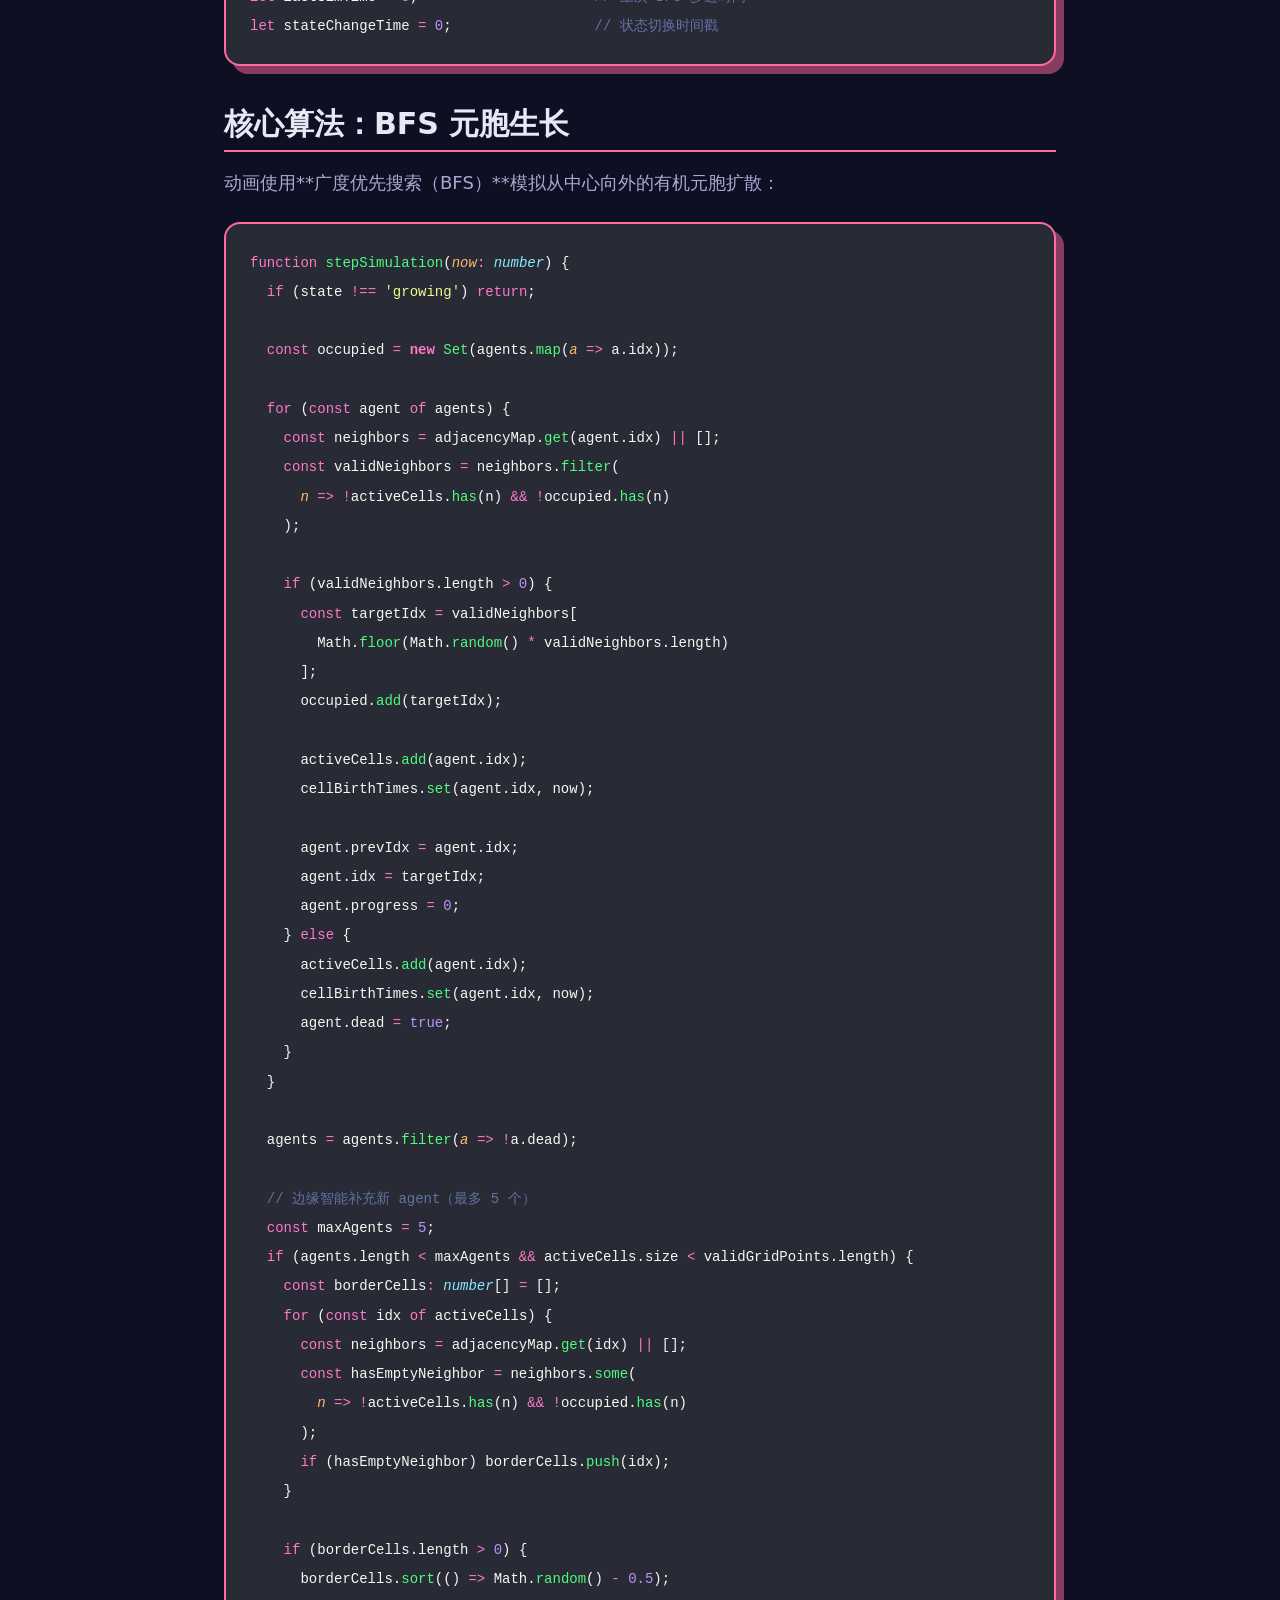
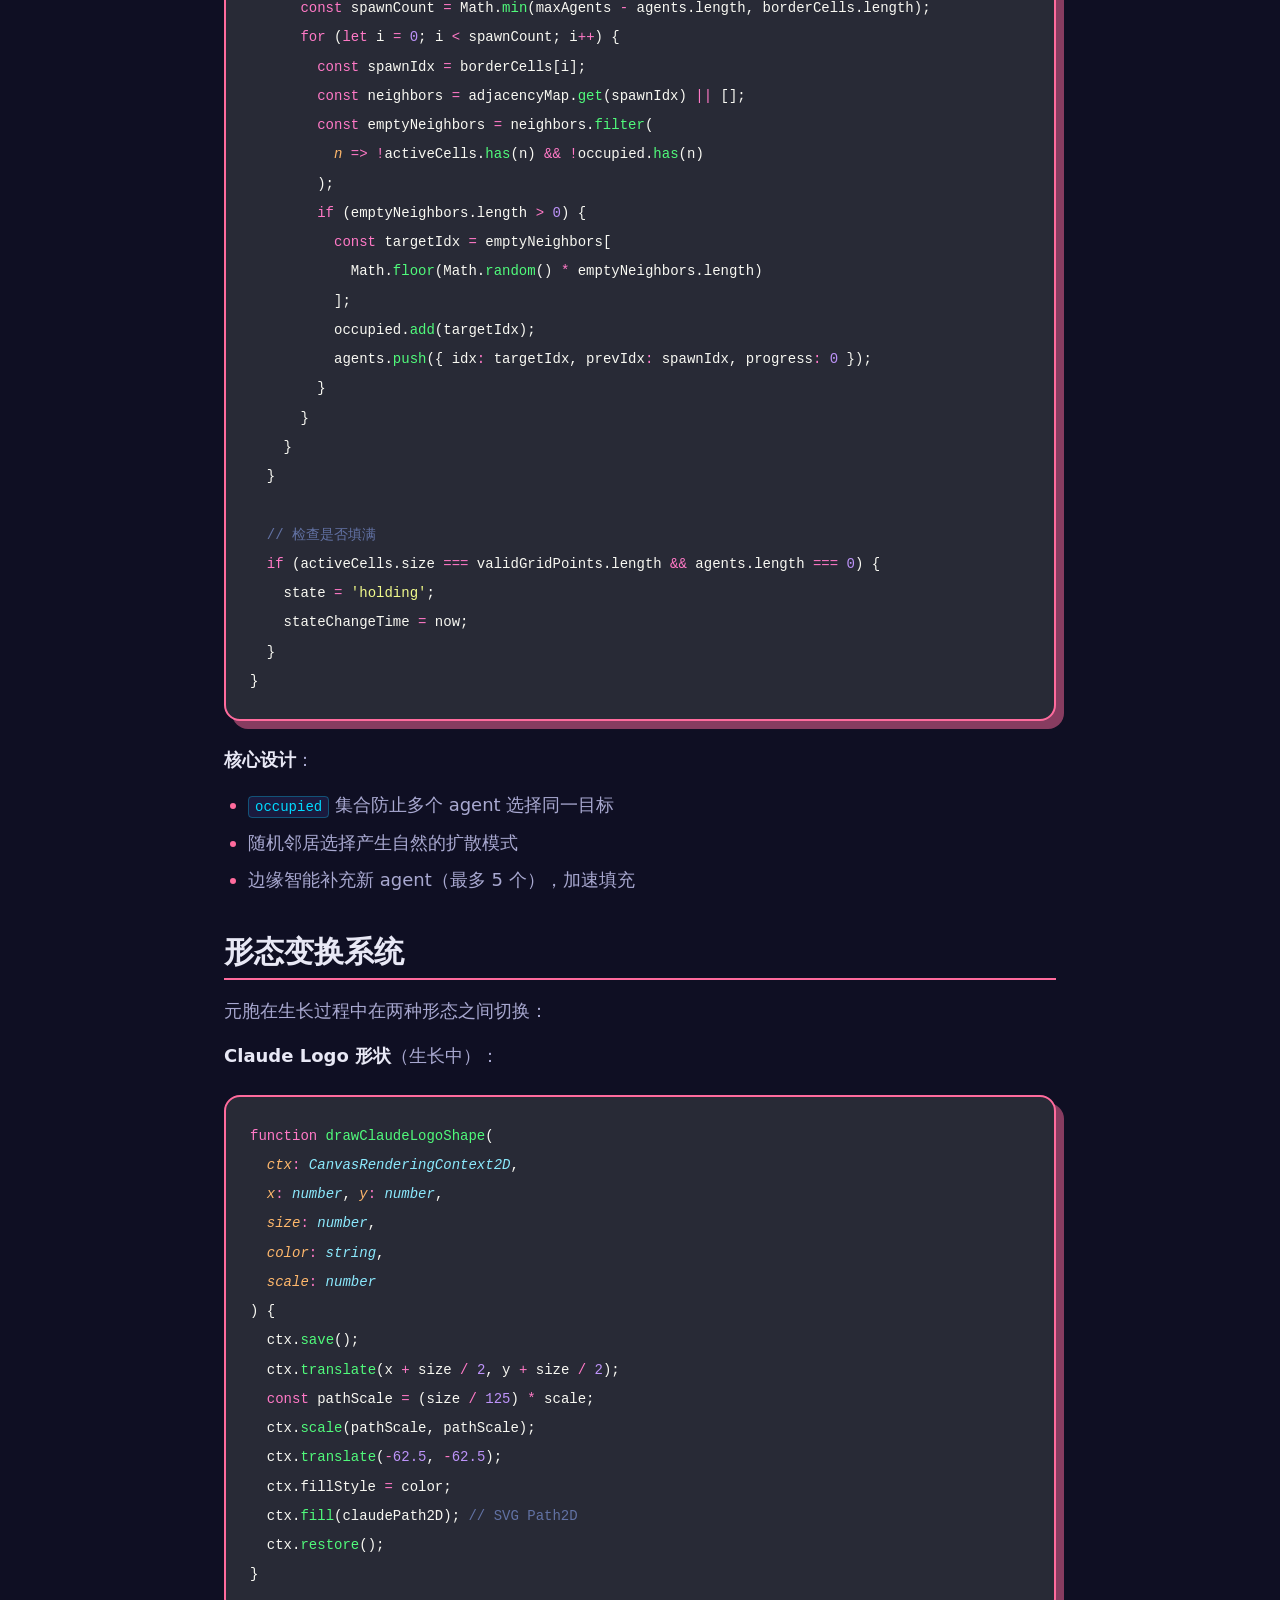
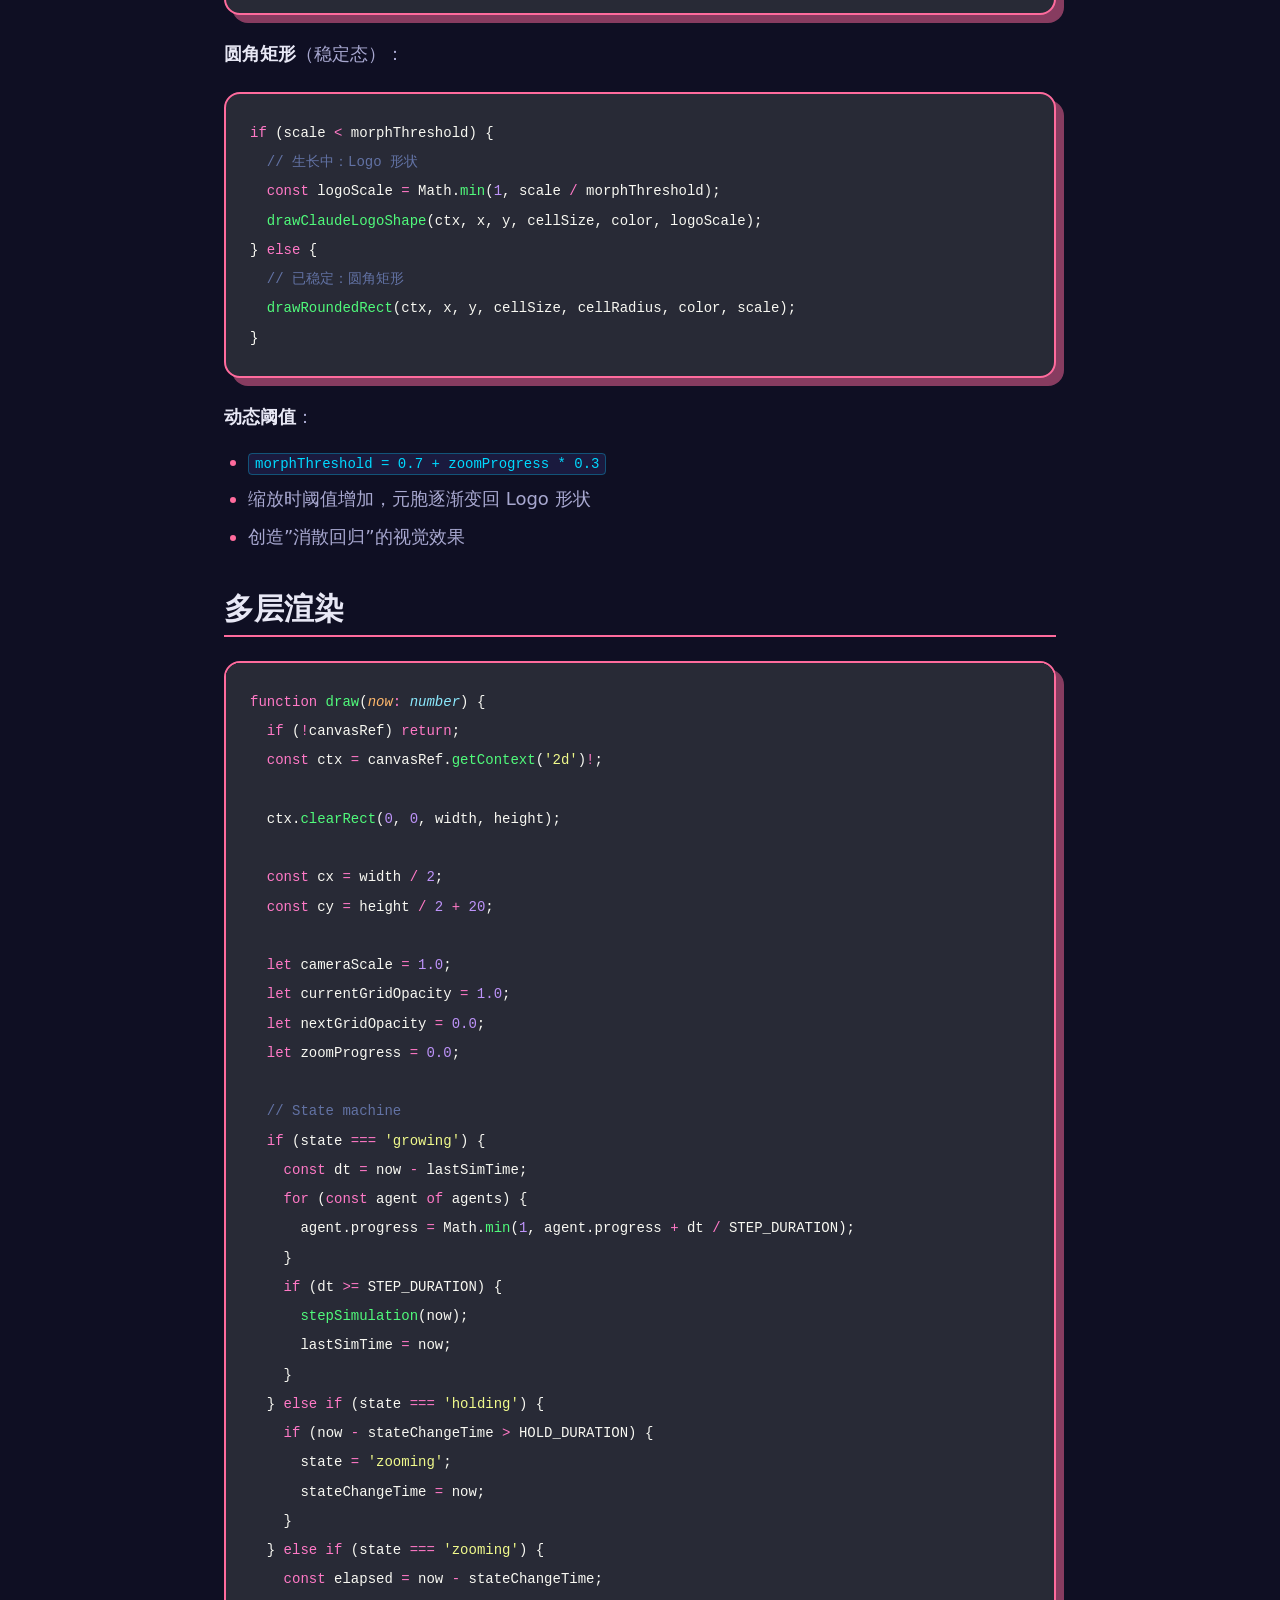
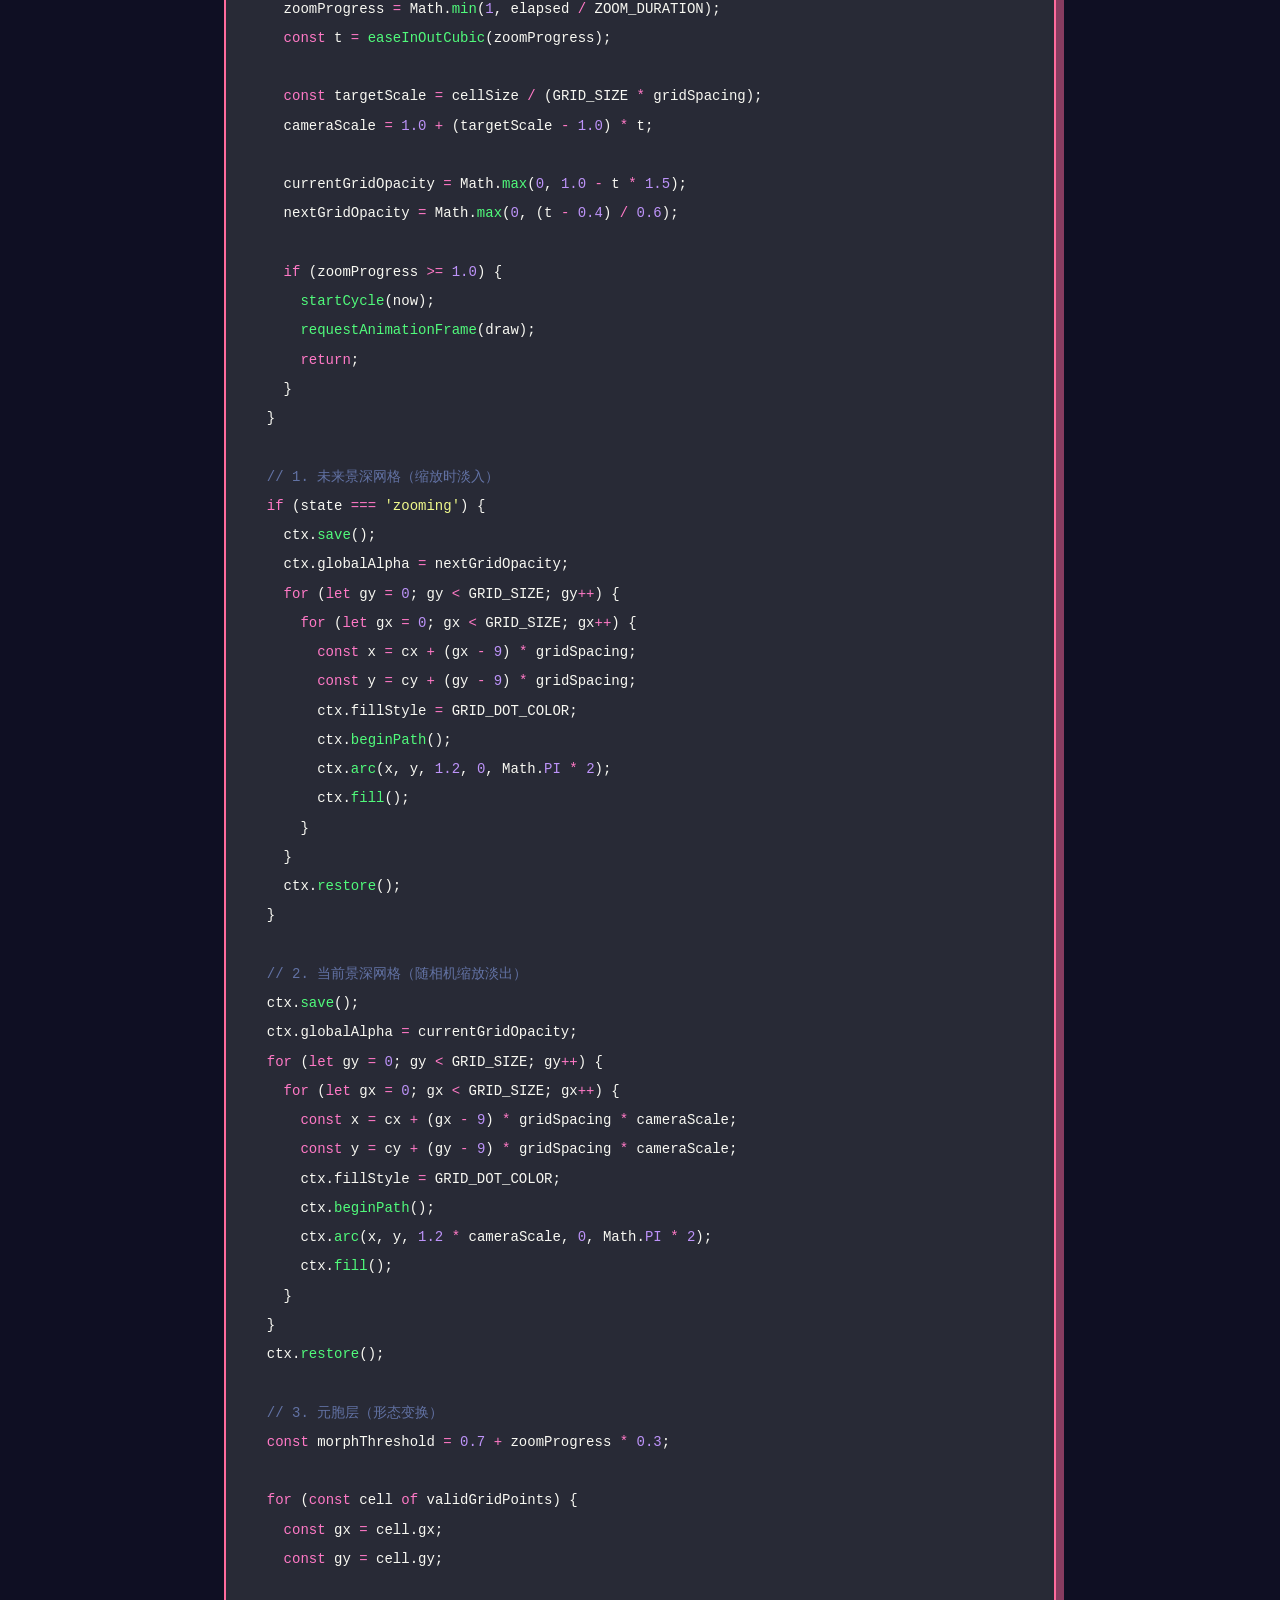
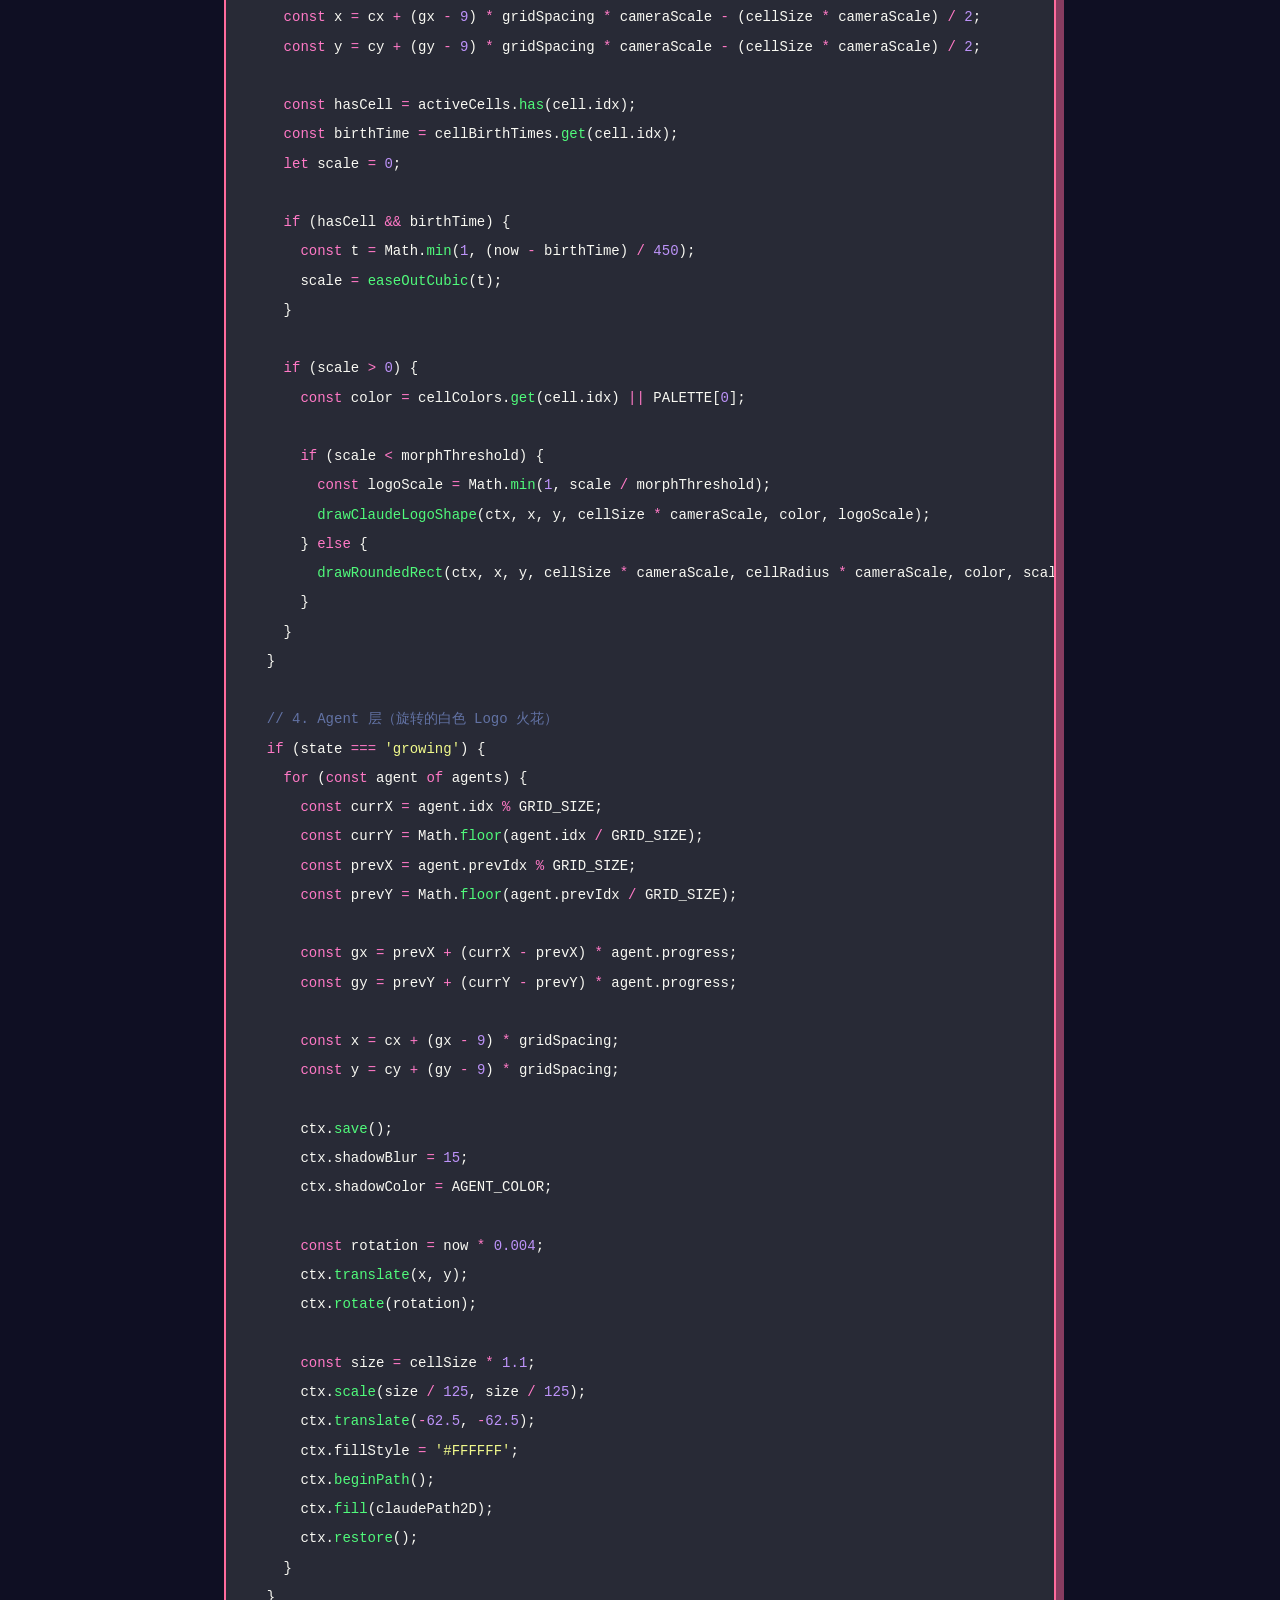
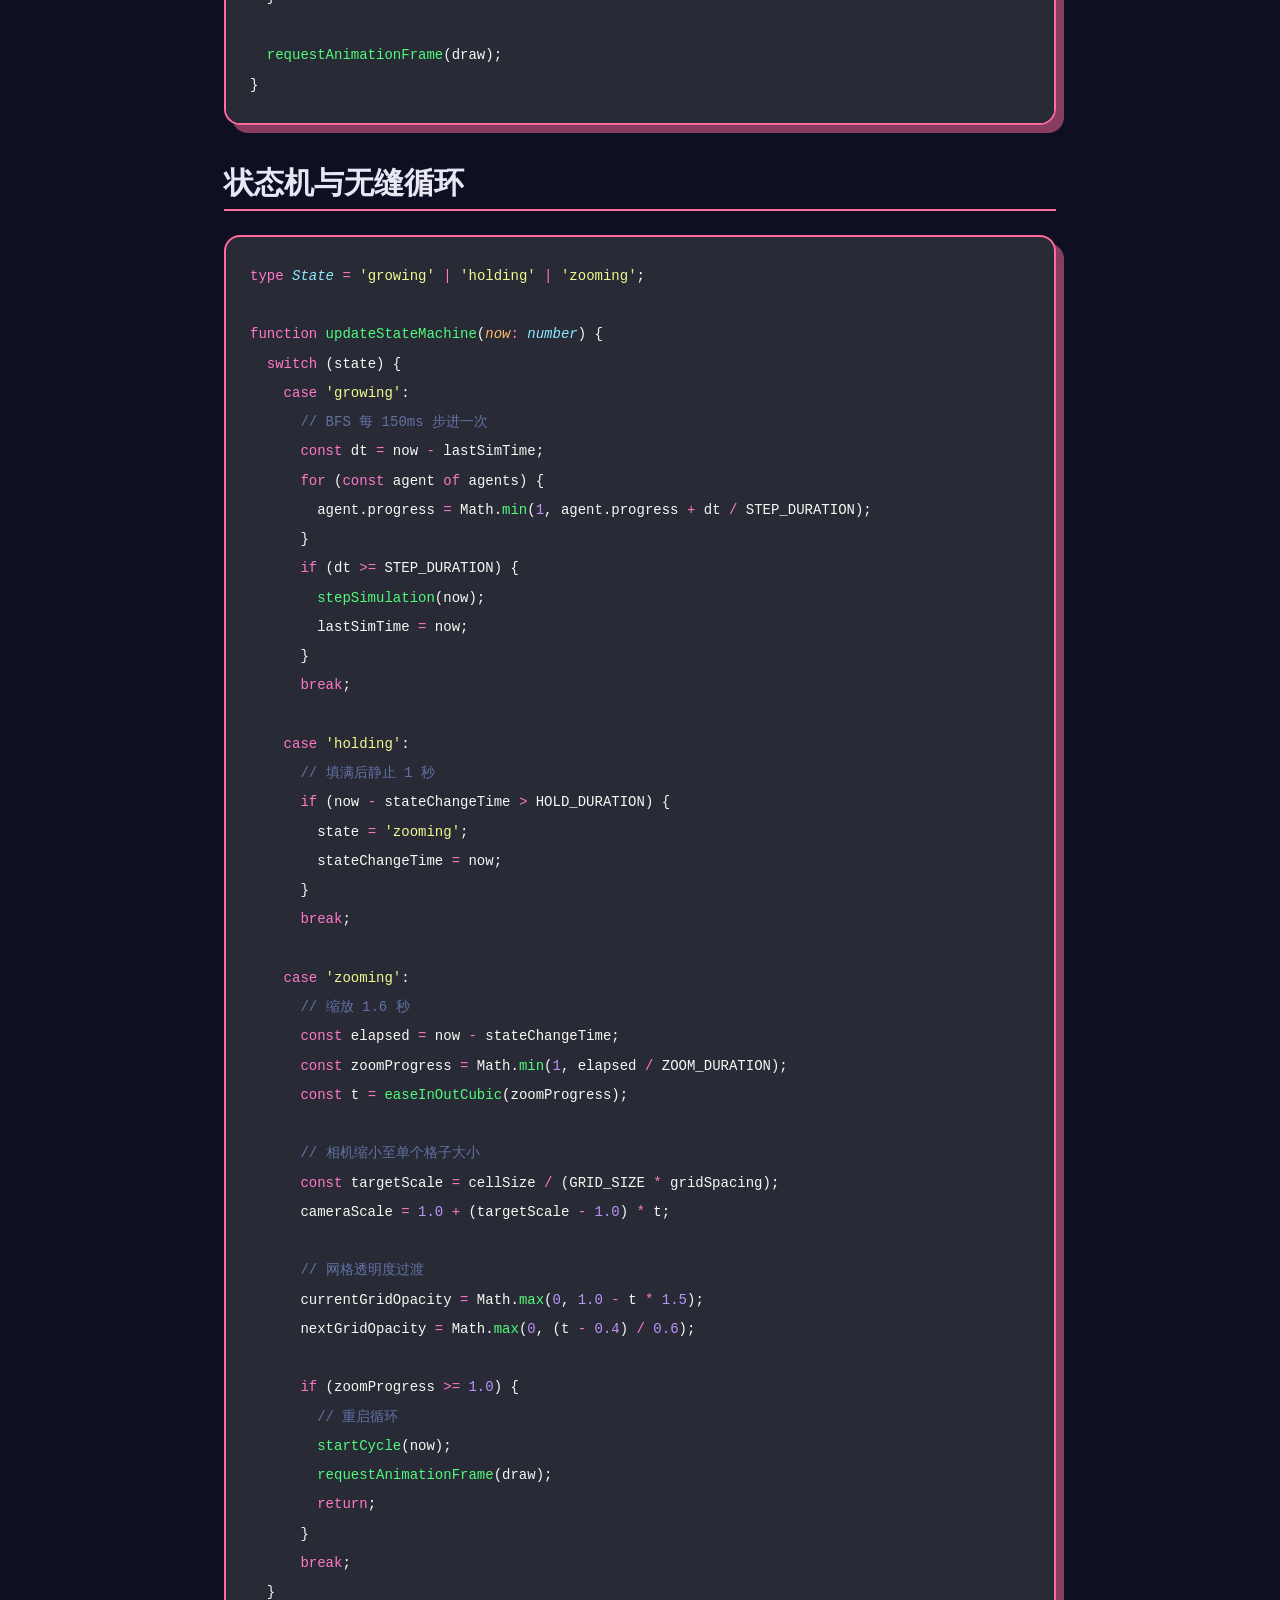
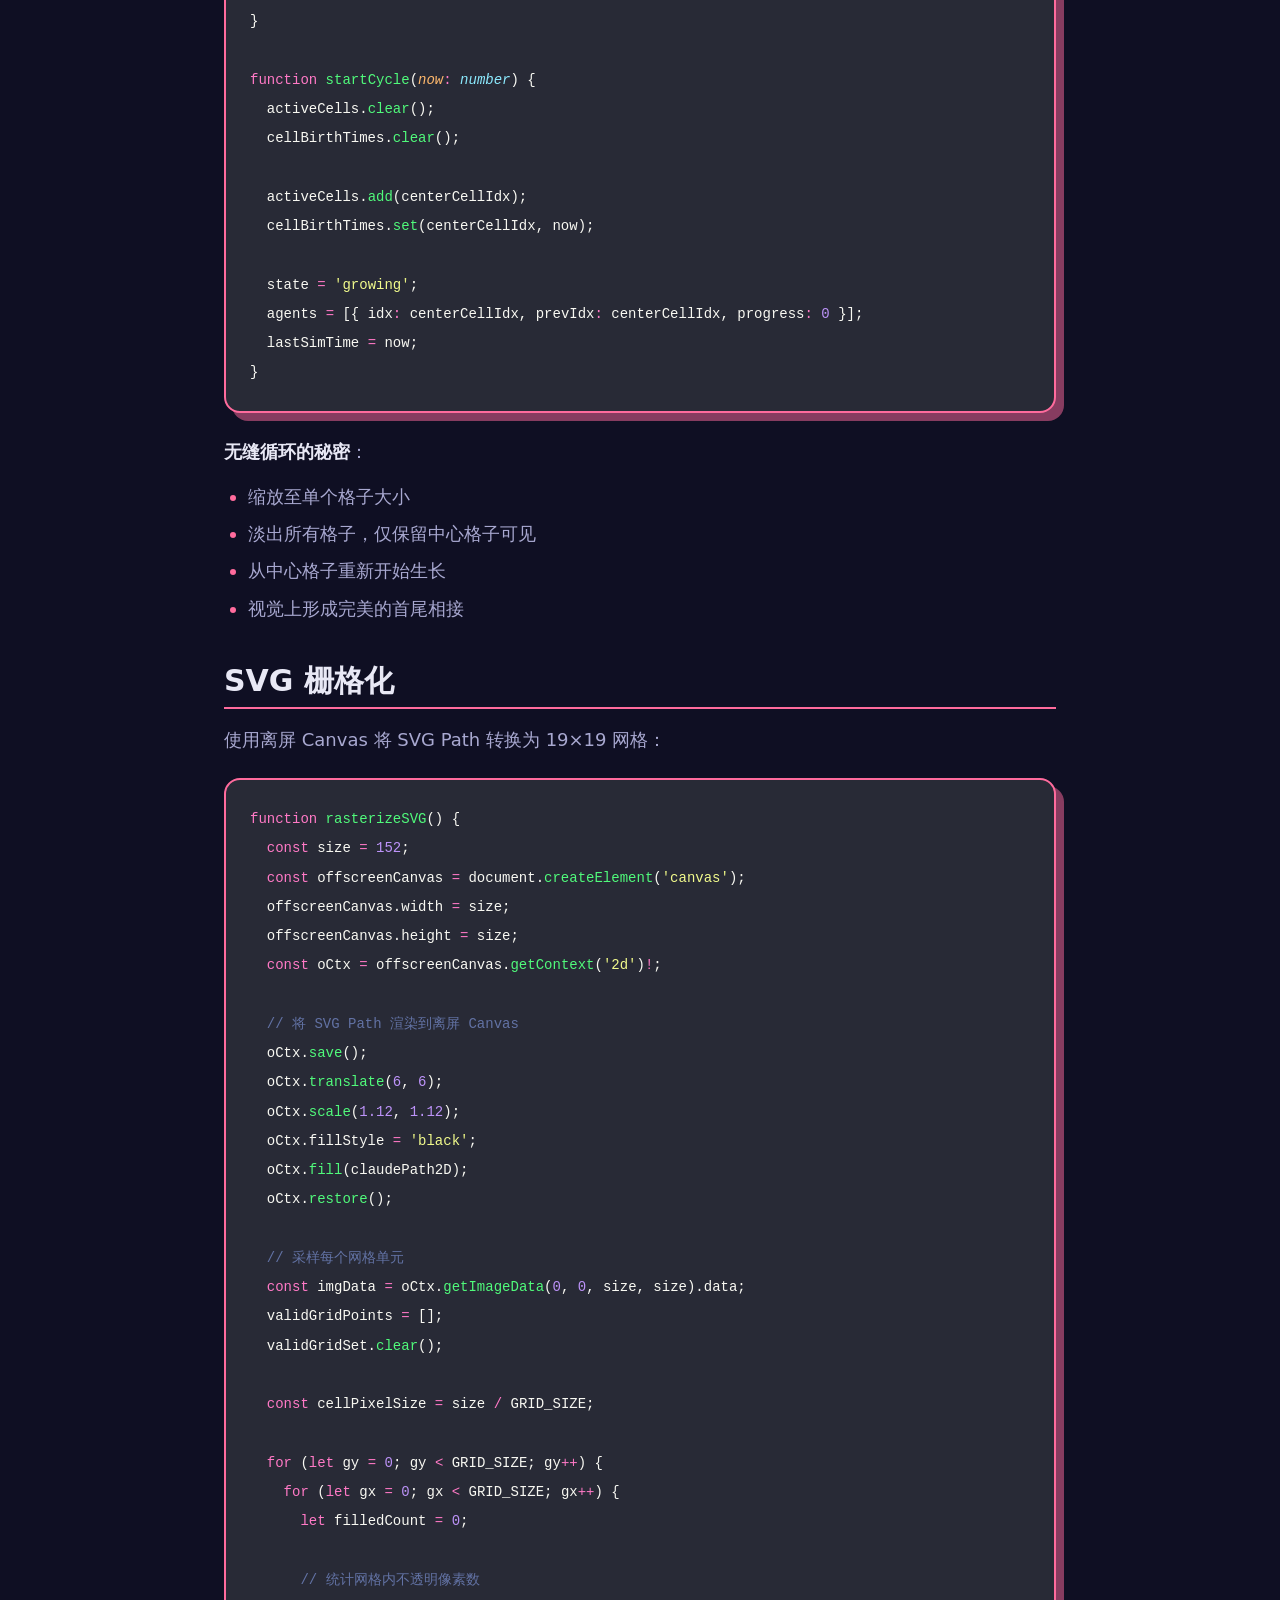
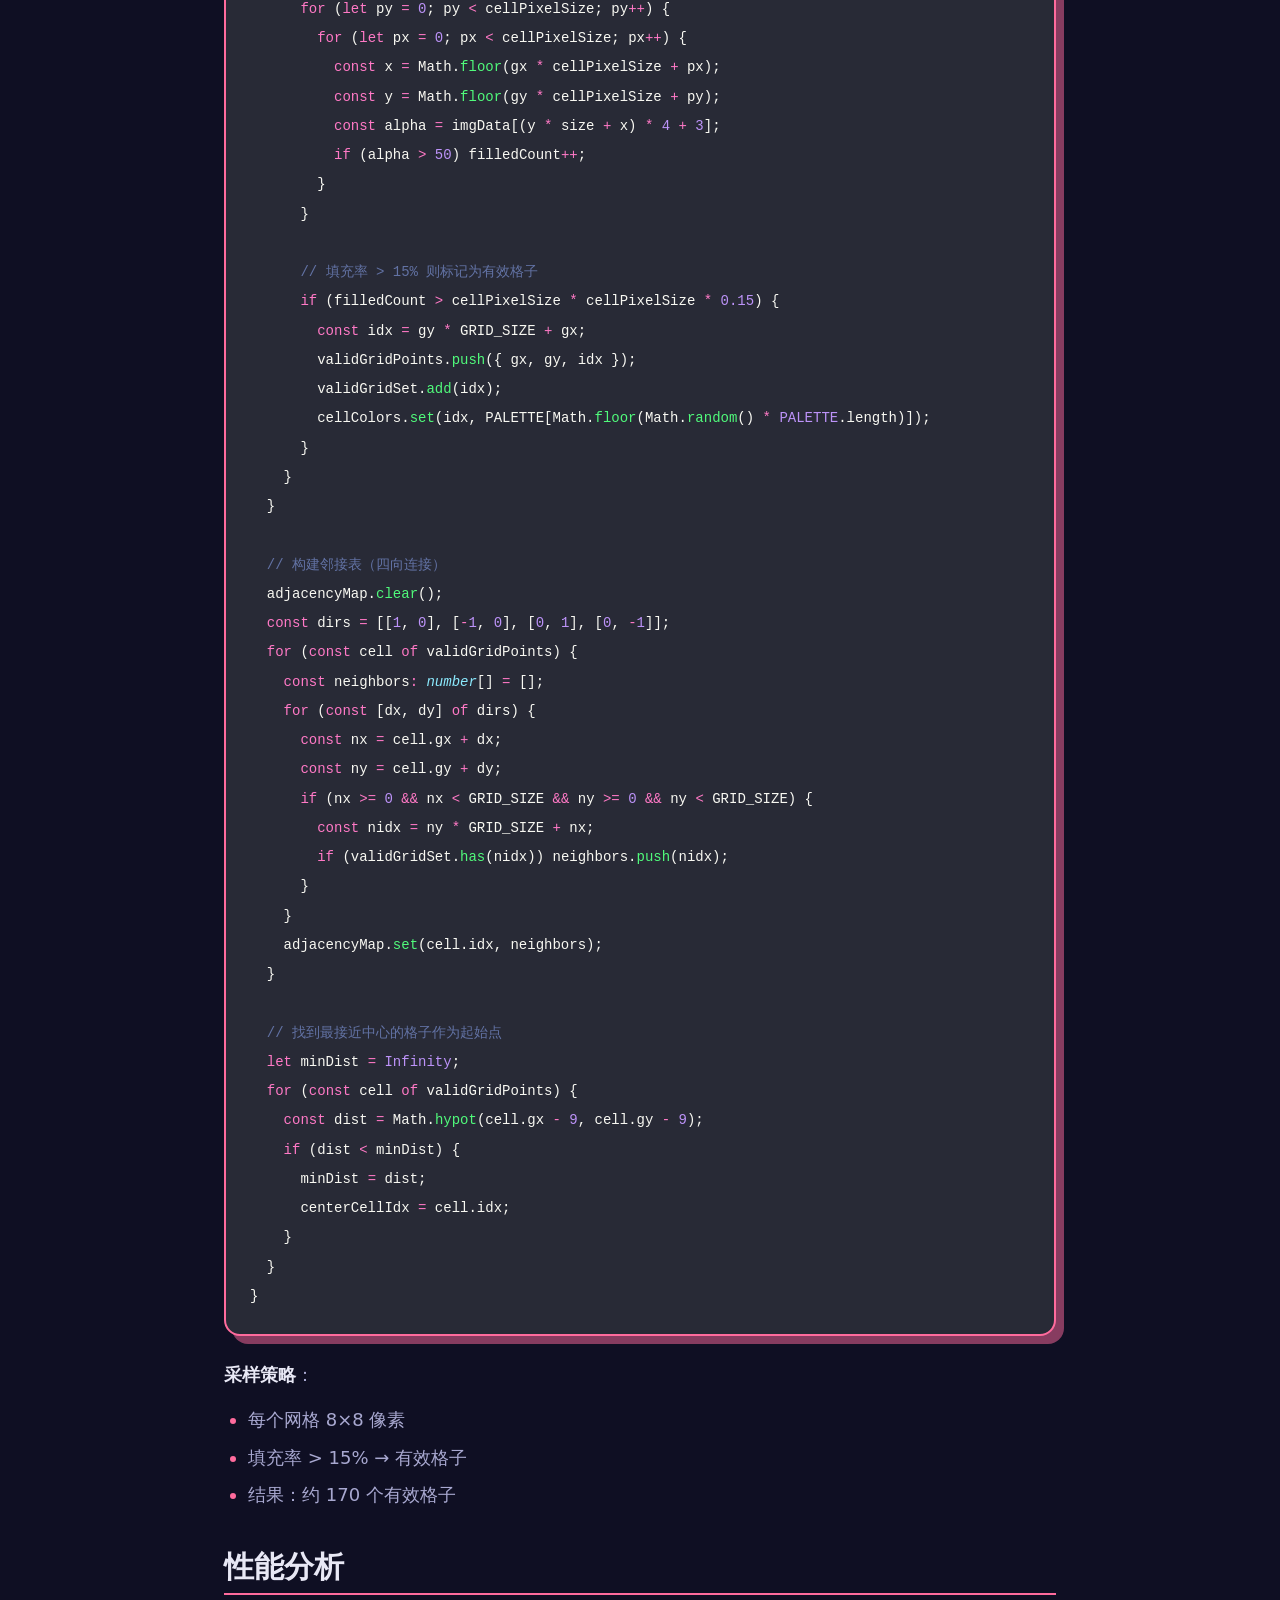
<file: posts/claude-logo-animation/index.html>
<!DOCTYPE html><html lang="zh-CN"><head><meta charset="UTF-8"><meta name="description" content="使用 Canvas 2D 像素级复刻 Anthropic 官网的 SparkCellularHero 动画效果"><meta name="viewport" content="width=device-width"><link rel="icon" type="image/svg+xml" href="/favicon.svg"><meta name="generator" content="Astro v7.0.3"><title>Canvas 2D 复刻 Claude Logo 动画</title><!-- Inter & Playfair Display Fonts --><link rel="preconnect" href="https://fonts.googleapis.com"><link rel="preconnect" href="https://fonts.gstatic.com" crossorigin><link href="https://fonts.googleapis.com/css2?family=Inter:wght@400;500;600;700;900&family=Playfair+Display:wght@400;500;600&display=swap" rel="stylesheet"><link rel="stylesheet" href="/_astro/_slug_.DiC33IMn.css"><link rel="stylesheet" href="/_astro/BaseLayout.CSwEzDOA.css"></head><body class="min-h-screen bg-bg-dark text-text-primary pt-16 lg:pt-20"><header class="fixed top-0 left-0 right-0 w-full h-16 lg:h-20 bg-bg-elevated border-b-2 border-stroke-dark z-50 backdrop-blur-sm bg-opacity-95"><div class="h-full px-4 sm:px-8 lg:px-12 flex items-center gap-4 lg:gap-8"><!-- Logo --><a href="/" class="text-xl lg:text-3xl font-black text-primary hover:opacity-80 transition-opacity">Yuki</a><!-- Spacer --><div class="flex-1"></div><!-- Navigation (hidden on mobile) --><nav class="hidden md:flex gap-6 lg:gap-8"><a href="/" class="text-sm lg:text-base font-medium transition-colors text-primary">Blog</a><a href="/demos" class="text-sm lg:text-base font-medium transition-colors text-text-secondary hover:text-text-primary">Demos</a><a href="/research" class="text-sm lg:text-base font-medium transition-colors text-text-secondary hover:text-text-primary">Research</a><a href="/about" class="text-sm lg:text-base font-medium transition-colors text-text-secondary hover:text-text-primary">About</a></nav><!-- Mobile Menu Icon --><button id="mobile-menu-button" class="md:hidden flex flex-col gap-1 w-8 h-8 items-center justify-center" aria-label="Menu"><div class="w-5 h-0.5 bg-text-primary rounded-full transition-transform duration-200"></div><div class="w-5 h-0.5 bg-text-primary rounded-full transition-opacity duration-200"></div><div class="w-5 h-0.5 bg-text-primary rounded-full transition-transform duration-200"></div></button></div><!-- Mobile Menu Dropdown --><nav id="mobile-menu" class="md:hidden absolute top-full left-0 w-full bg-bg-elevated border-b-2 border-stroke-dark transform origin-top scale-y-0 opacity-0 transition-all duration-200 ease-out z-50"><div class="flex flex-col py-4"><a href="/" class="px-6 py-3 text-base font-medium transition-colors text-primary bg-primary bg-opacity-10">Blog</a><a href="/demos" class="px-6 py-3 text-base font-medium transition-colors text-text-secondary hover:text-text-primary hover:bg-bg-card">Demos</a><a href="/research" class="px-6 py-3 text-base font-medium transition-colors text-text-secondary hover:text-text-primary hover:bg-bg-card">Research</a><a href="/about" class="px-6 py-3 text-base font-medium transition-colors text-text-secondary hover:text-text-primary hover:bg-bg-card">About</a></div></nav></header><script type="module">var e=document.getElementById(`mobile-menu-button`),t=document.getElementById(`mobile-menu`),n=!1;e?.addEventListener(`click`,()=>{if(n=!n,n){t?.classList.remove(`scale-y-0`,`opacity-0`),t?.classList.add(`scale-y-100`,`opacity-100`);let n=e.querySelectorAll(`div`);n[0]?.classList.add(`rotate-45`,`translate-y-[6px]`),n[1]?.classList.add(`opacity-0`),n[2]?.classList.add(`-rotate-45`,`-translate-y-[6px]`)}else{t?.classList.remove(`scale-y-100`,`opacity-100`),t?.classList.add(`scale-y-0`,`opacity-0`);let n=e.querySelectorAll(`div`);n[0]?.classList.remove(`rotate-45`,`translate-y-[6px]`),n[1]?.classList.remove(`opacity-0`),n[2]?.classList.remove(`-rotate-45`,`-translate-y-[6px]`)}}),document.addEventListener(`click`,r=>{n&&!e?.contains(r.target)&&!t?.contains(r.target)&&e?.click()});</script><article class="w-full max-w-4xl mx-auto px-4 sm:px-6 lg:px-8 py-8 lg:py-12"><!-- Article Header --><header class="mb-8 lg:mb-12 pb-6 lg:pb-8 border-b-2 border-stroke-dark"><h1 class="text-3xl sm:text-4xl lg:text-5xl font-black text-text-primary mb-4 lg:mb-6 leading-tight">Canvas 2D 复刻 Claude Logo 动画</h1><div class="flex flex-wrap items-center gap-4 text-sm text-text-muted mb-4"><time datetime="2026-06-08T00:00:00.000Z" class="flex items-center gap-2"><span>📅</span>2026年6月8日</time><span class="flex items-center gap-2"><span>✍️</span>AnNingUI</span></div></header><!-- Article Content --><div class="prose prose-invert max-w-none"><h1 id="canvas-2d-复刻-claude-logo-动画">Canvas 2D 复刻 Claude Logo 动画</h1>
<style>astro-island,astro-slot,astro-static-slot{display:contents}</style><script>(()=>{var e=async t=>{await(await t())()};(self.Astro||(self.Astro={})).only=e;window.dispatchEvent(new Event("astro:only"));})();</script><script>(()=>{var g=Object.defineProperty;var w=(c,s,d)=>s in c?g(c,s,{enumerable:!0,configurable:!0,writable:!0,value:d}):c[s]=d;var l=(c,s,d)=>w(c,typeof s!="symbol"?s+"":s,d);var E=new Set(["__proto__","constructor","prototype"]);{let c={0:t=>y(t),1:t=>d(t),2:t=>new RegExp(t),3:t=>new Date(t),4:t=>new Map(d(t)),5:t=>new Set(d(t)),6:t=>BigInt(t),7:t=>new URL(t),8:t=>new Uint8Array(t),9:t=>new Uint16Array(t),10:t=>new Uint32Array(t),11:t=>Number.POSITIVE_INFINITY*t},s=t=>{let[p,e]=t;return p in c?c[p](e):void 0},d=t=>t.map(s),y=t=>typeof t!="object"||t===null?t:Object.fromEntries(Object.entries(t).map(([p,e])=>[p,s(e)]));class f extends HTMLElement{constructor(){super(...arguments);l(this,"Component");l(this,"hydrator");l(this,"hydrate",async()=>{var b;if(!this.hydrator||!this.isConnected)return;let e=(b=this.parentElement)==null?void 0:b.closest("astro-island[ssr]");if(e){e.addEventListener("astro:hydrate",this.hydrate,{once:!0});return}let n=this.querySelectorAll("astro-slot"),r={},i=this.querySelectorAll("template[data-astro-template]");for(let o of i){let a=o.closest(this.tagName);a!=null&&a.isSameNode(this)&&(r[o.getAttribute("data-astro-template")||"default"]=o.innerHTML,o.remove())}for(let o of n){let a=o.closest(this.tagName);a!=null&&a.isSameNode(this)&&(r[o.getAttribute("name")||"default"]=o.innerHTML)}let u;try{u=this.hasAttribute("props")?y(JSON.parse(this.getAttribute("props"))):{}}catch(o){let a=this.getAttribute("component-url")||"<unknown>",v=this.getAttribute("component-export");throw v&&(a+=` (export ${v})`),console.error(`[hydrate] Error parsing props for component ${a}`,this.getAttribute("props"),o),o}let h;await this.hydrator(this)(this.Component,u,r,{client:this.getAttribute("client")}),this.removeAttribute("ssr"),this.dispatchEvent(new CustomEvent("astro:hydrate"))});l(this,"unmount",()=>{this.isConnected||this.dispatchEvent(new CustomEvent("astro:unmount"))})}disconnectedCallback(){document.removeEventListener("astro:after-swap",this.unmount),document.addEventListener("astro:after-swap",this.unmount,{once:!0})}connectedCallback(){if(!this.hasAttribute("await-children")||document.readyState==="interactive"||document.readyState==="complete")this.childrenConnectedCallback();else{let e=()=>{document.removeEventListener("DOMContentLoaded",e),n.disconnect(),this.childrenConnectedCallback()},n=new MutationObserver(()=>{var r;((r=this.lastChild)==null?void 0:r.nodeType)===Node.COMMENT_NODE&&this.lastChild.nodeValue==="astro:end"&&(this.lastChild.remove(),e())});n.observe(this,{childList:!0}),document.addEventListener("DOMContentLoaded",e)}}async childrenConnectedCallback(){let e=this.getAttribute("before-hydration-url");e&&await import(e),this.start()}getRetryImportUrl(e){let n=new URL(e,document.baseURI),r=`astro-retry=${Date.now()}`,i=n.hash.replace(/^#/,"");return n.hash=i?`${i}&${r}`:r,n.toString()}async importWithRetry(e){try{return await import(e)}catch(n){return await new Promise(r=>setTimeout(r,1e3)),import(this.getRetryImportUrl(e))}}handleHydrationError(e){let n=this.getAttribute("component-url"),r=new CustomEvent("astro:hydration-error",{cancelable:!0,bubbles:!0,composed:!0,detail:{error:e,componentUrl:n}});this.dispatchEvent(r)&&console.error(`[astro-island] Error hydrating ${n}`,e)}async start(){let e=JSON.parse(this.getAttribute("opts")),n=this.getAttribute("client");if(Astro[n]===void 0){window.addEventListener(`astro:${n}`,()=>this.start(),{once:!0});return}try{await Astro[n](async()=>{let r=this.getAttribute("renderer-url");try{let[i,{default:u}]=await Promise.all([this.importWithRetry(this.getAttribute("component-url")),r?this.importWithRetry(r):Promise.resolve({default:()=>()=>{}})]),h=this.getAttribute("component-export")||"default";if(h.includes(".")){this.Component=i;for(let m of h.split(".")){if(E.has(m)||!this.Component||typeof this.Component!="object"&&typeof this.Component!="function"||!Object.hasOwn(this.Component,m))throw new Error(`Invalid component export path: ${h}`);this.Component=this.Component[m]}}else{if(E.has(h))throw new Error(`Invalid component export path: ${h}`);this.Component=i[h]}return this.hydrator=u,this.hydrate}catch(i){return this.handleHydrationError(i),()=>{}}},e,this)}catch(r){this.handleHydrationError(r)}}attributeChangedCallback(){this.hydrate()}}l(f,"observedAttributes",["props"]),customElements.get("astro-island")||customElements.define("astro-island",f)}})();</script><astro-island uid="1oovpX" component-url="/_astro/ClaudeLogoAnimation.C_5oHdUc.js" component-export="default" renderer-url="/_astro/client.DCk31vb_.js" props="{}" ssr client="only" opts="{&quot;name&quot;:&quot;ClaudeLogoAnimation&quot;,&quot;value&quot;:&quot;solid-js&quot;}"></astro-island>
<h2 id="背景">背景</h2>
<p>这是对 Anthropic 官网 <a href="https://www.anthropic.com/institute/recursive-self-improvement">When AI builds itself</a> 文章中 <strong>SparkCellularHero</strong> 中的动画的约 80% 复刻。核心动画机制已使用 Canvas 2D 完整实现：BFS 驱动的元胞生长、Logo 形状与圆角矩形之间的形态变换、背景网格层、旋转的 Agent 火花，以及由三态状态机（growing → holding → zooming）驱动的无缝循环。</p>
<p>部分视觉打磨细节和性能优化尚未实现，但核心动画逻辑已完整可用。</p>
<h2 id="项目结构与数据类型">项目结构与数据类型</h2>
<h3 id="类型定义">类型定义</h3>
<pre class="astro-code dracula" style="background-color:#282A36;color:#F8F8F2;overflow-x:auto" tabindex="0" data-language="typescript"><code><span class="line"><span style="color:#FF79C6">interface</span><span style="color:#8BE9FD;font-style:italic"> Agent</span><span style="color:#F8F8F2"> {</span></span>
<span class="line"><span style="color:#F8F8F2">  idx</span><span style="color:#FF79C6">:</span><span style="color:#8BE9FD;font-style:italic"> number</span><span style="color:#F8F8F2">;        </span><span style="color:#6272A4">// 当前所在格子索引</span></span>
<span class="line"><span style="color:#F8F8F2">  prevIdx</span><span style="color:#FF79C6">:</span><span style="color:#8BE9FD;font-style:italic"> number</span><span style="color:#F8F8F2">;    </span><span style="color:#6272A4">// 上一个格子索引（用于插值移动）</span></span>
<span class="line"><span style="color:#F8F8F2">  progress</span><span style="color:#FF79C6">:</span><span style="color:#8BE9FD;font-style:italic"> number</span><span style="color:#F8F8F2">;   </span><span style="color:#6272A4">// 移动进度 [0, 1]</span></span>
<span class="line"><span style="color:#F8F8F2">  dead</span><span style="color:#FF79C6">?:</span><span style="color:#8BE9FD;font-style:italic"> boolean</span><span style="color:#F8F8F2">;     </span><span style="color:#6272A4">// 是否已死亡</span></span>
<span class="line"><span style="color:#F8F8F2">}</span></span>
<span class="line"></span>
<span class="line"><span style="color:#FF79C6">interface</span><span style="color:#8BE9FD;font-style:italic"> GridCell</span><span style="color:#F8F8F2"> {</span></span>
<span class="line"><span style="color:#F8F8F2">  gx</span><span style="color:#FF79C6">:</span><span style="color:#8BE9FD;font-style:italic"> number</span><span style="color:#F8F8F2">;         </span><span style="color:#6272A4">// 网格 X 坐标 [0, 18]</span></span>
<span class="line"><span style="color:#F8F8F2">  gy</span><span style="color:#FF79C6">:</span><span style="color:#8BE9FD;font-style:italic"> number</span><span style="color:#F8F8F2">;         </span><span style="color:#6272A4">// 网格 Y 坐标 [0, 18]</span></span>
<span class="line"><span style="color:#F8F8F2">  idx</span><span style="color:#FF79C6">:</span><span style="color:#8BE9FD;font-style:italic"> number</span><span style="color:#F8F8F2">;        </span><span style="color:#6272A4">// 一维数组索引 = gy * 19 + gx</span></span>
<span class="line"><span style="color:#F8F8F2">}</span></span>
<span class="line"></span>
<span class="line"><span style="color:#FF79C6">type</span><span style="color:#8BE9FD;font-style:italic"> State</span><span style="color:#FF79C6"> =</span><span style="color:#E9F284"> &#39;</span><span style="color:#F1FA8C">growing</span><span style="color:#E9F284">&#39;</span><span style="color:#FF79C6"> |</span><span style="color:#E9F284"> &#39;</span><span style="color:#F1FA8C">holding</span><span style="color:#E9F284">&#39;</span><span style="color:#FF79C6"> |</span><span style="color:#E9F284"> &#39;</span><span style="color:#F1FA8C">zooming</span><span style="color:#E9F284">&#39;</span><span style="color:#F8F8F2">;</span></span></code></pre>
<h3 id="常量配置">常量配置</h3>
<pre class="astro-code dracula" style="background-color:#282A36;color:#F8F8F2;overflow-x:auto" tabindex="0" data-language="typescript"><code><span class="line"><span style="color:#FF79C6">const</span><span style="color:#F8F8F2"> GRID_SIZE </span><span style="color:#FF79C6">=</span><span style="color:#BD93F9"> 19</span><span style="color:#F8F8F2">;                    </span><span style="color:#6272A4">// 网格尺寸 19×19</span></span>
<span class="line"><span style="color:#FF79C6">const</span><span style="color:#F8F8F2"> STEP_DURATION </span><span style="color:#FF79C6">=</span><span style="color:#BD93F9"> 150</span><span style="color:#F8F8F2">;               </span><span style="color:#6272A4">// BFS 步进间隔（毫秒）</span></span>
<span class="line"><span style="color:#FF79C6">const</span><span style="color:#F8F8F2"> HOLD_DURATION </span><span style="color:#FF79C6">=</span><span style="color:#BD93F9"> 1000</span><span style="color:#F8F8F2">;              </span><span style="color:#6272A4">// 填满后静止时间（毫秒）</span></span>
<span class="line"><span style="color:#FF79C6">const</span><span style="color:#F8F8F2"> ZOOM_DURATION </span><span style="color:#FF79C6">=</span><span style="color:#BD93F9"> 1600</span><span style="color:#F8F8F2">;              </span><span style="color:#6272A4">// 缩放动画时长（毫秒）</span></span>
<span class="line"></span>
<span class="line"><span style="color:#FF79C6">const</span><span style="color:#F8F8F2"> PALETTE </span><span style="color:#FF79C6">=</span><span style="color:#F8F8F2"> [                        </span><span style="color:#6272A4">// 元胞颜色调色板</span></span>
<span class="line"><span style="color:#E9F284">  &quot;</span><span style="color:#F1FA8C">#D97757</span><span style="color:#E9F284">&quot;</span><span style="color:#F8F8F2">, </span><span style="color:#E9F284">&quot;</span><span style="color:#F1FA8C">#E08B6E</span><span style="color:#E9F284">&quot;</span><span style="color:#F8F8F2">, </span><span style="color:#E9F284">&quot;</span><span style="color:#F1FA8C">#DD8263</span><span style="color:#E9F284">&quot;</span><span style="color:#F8F8F2">,</span></span>
<span class="line"><span style="color:#E9F284">  &quot;</span><span style="color:#F1FA8C">#E29478</span><span style="color:#E9F284">&quot;</span><span style="color:#F8F8F2">, </span><span style="color:#E9F284">&quot;</span><span style="color:#F1FA8C">#D17A60</span><span style="color:#E9F284">&quot;</span><span style="color:#F8F8F2">, </span><span style="color:#E9F284">&quot;</span><span style="color:#F1FA8C">#E6A085</span><span style="color:#E9F284">&quot;</span></span>
<span class="line"><span style="color:#F8F8F2">];</span></span>
<span class="line"><span style="color:#FF79C6">const</span><span style="color:#F8F8F2"> AGENT_COLOR </span><span style="color:#FF79C6">=</span><span style="color:#E9F284"> &quot;</span><span style="color:#F1FA8C">#D97757</span><span style="color:#E9F284">&quot;</span><span style="color:#F8F8F2">;           </span><span style="color:#6272A4">// Agent 发光颜色</span></span>
<span class="line"><span style="color:#FF79C6">const</span><span style="color:#F8F8F2"> GRID_DOT_COLOR </span><span style="color:#FF79C6">=</span><span style="color:#E9F284"> &quot;</span><span style="color:#F1FA8C">#EAE8E2</span><span style="color:#E9F284">&quot;</span><span style="color:#F8F8F2">;        </span><span style="color:#6272A4">// 网格点颜色</span></span>
<span class="line"></span>
<span class="line"><span style="color:#6272A4">// Claude Logo SVG Path（完整路径数据）</span></span>
<span class="line"><span style="color:#FF79C6">const</span><span style="color:#F8F8F2"> CLAUDE_PATH </span><span style="color:#FF79C6">=</span><span style="color:#E9F284"> &quot;</span><span style="color:#F1FA8C">M54.375 118.75L56.125 111L58.125 101L59.75 93L61.25 83.125L62.125 79.875L62 79.625L61.375 79.75L53.875 90L42.5 105.375L33.5 114.875L31.375 115.75L27.625 113.875L28 110.375L30.125 107.375L42.5 91.5L50 81.625L54.875 76L54.75 75.25H54.5L21.5 96.75L15.625 97.5L13 95.125L13.375 91.25L14.625 90L24.5 83.125L49.125 69.375L49.5 68.125L49.125 67.5H47.875L43.75 67.25L29.75 66.875L17.625 66.375L5.75 65.75L2.75 65.125L0 61.375L0.25 59.5L2.75 57.875L6.375 58.125L14.25 58.75L26.125 59.5L34.75 60L47.5 61.375H49.5L49.75 60.5L49.125 60L48.625 59.5L36.25 51.25L23 42.5L16 37.375L12.25 34.75L10.375 32.375L9.625 27.125L13 23.375L17.625 23.75L18.75 24L23.375 27.625L33.25 35.25L46.25 44.875L48.125 46.375L49 45.875V45.5L48.125 44.125L41.125 31.375L33.625 18.375L30.25 13L29.375 9.75C29.0417 8.625 28.875 7.375 28.875 6L32.75 0.750006L34.875 0L40.125 0.750006L42.25 2.625L45.5 10L50.625 21.625L58.75 37.375L61.125 42.125L62.375 46.375L62.875 47.75H63.75V47L64.375 38L65.625 27.125L66.875 13.125L67.25 9.125L69.25 4.375L73.125 1.87501L76.125 3.25L78.625 6.875L78.25 9.125L76.875 18.75L73.875 33.875L72 44.125H73.125L74.375 42.75L79.5 36L88.125 25.25L91.875 21L96.375 16.25L99.25 14H104.625L108.5 19.875L106.75 26L101.25 33L96.625 38.875L90 47.75L86 54.875L86.375 55.375H87.25L102.125 52.125L110.25 50.75L119.75 49.125L124.125 51.125L124.625 53.125L122.875 57.375L112.625 59.875L100.625 62.25L82.75 66.5L82.5 66.625L82.75 75L90.75 67.75L94.25 68H102.75L118.5 69.125L122.625 71.875L125 75.125L124.625 77.75L118.25 80.875L109.75 78.875L89.75 74.125L83 72.5H82V73L87.75 78.625L98.125 88L111.25 100.125L111.875 103.125L110.25 105.625L108.5 105.375L97 96.625L92.5 92.75L82.5 84.375H81.875V85.25L84.125 88.625L96.375 107L97 112.625L96.125 114.375L92.875 115.5L89.5 114.875L82.25 104.875L74.875 93.5L68.875 83.375L68.25 83.875L64.625 121.625L63 123.5L59.25 125L56.125 122.625L54.375 118.75Z</span><span style="color:#E9F284">&quot;</span><span style="color:#F8F8F2">;</span></span></code></pre>
<h3 id="全局状态变量">全局状态变量</h3>
<pre class="astro-code dracula" style="background-color:#282A36;color:#F8F8F2;overflow-x:auto" tabindex="0" data-language="typescript"><code><span class="line"><span style="color:#6272A4">// Canvas 相关</span></span>
<span class="line"><span style="color:#FF79C6">let</span><span style="color:#F8F8F2"> canvasRef</span><span style="color:#FF79C6">:</span><span style="color:#8BE9FD;font-style:italic"> HTMLCanvasElement</span><span style="color:#FF79C6"> |</span><span style="color:#8BE9FD;font-style:italic"> undefined</span><span style="color:#F8F8F2">;</span></span>
<span class="line"><span style="color:#FF79C6">let</span><span style="color:#F8F8F2"> claudePath2D</span><span style="color:#FF79C6">:</span><span style="color:#8BE9FD;font-style:italic"> Path2D</span><span style="color:#F8F8F2">;</span></span>
<span class="line"><span style="color:#FF79C6">let</span><span style="color:#F8F8F2"> dpr </span><span style="color:#FF79C6">=</span><span style="color:#BD93F9"> 1</span><span style="color:#F8F8F2">;                             </span><span style="color:#6272A4">// 设备像素比</span></span>
<span class="line"><span style="color:#FF79C6">let</span><span style="color:#F8F8F2"> width </span><span style="color:#FF79C6">=</span><span style="color:#BD93F9"> 0</span><span style="color:#F8F8F2">;                           </span><span style="color:#6272A4">// Canvas 逻辑宽度</span></span>
<span class="line"><span style="color:#FF79C6">let</span><span style="color:#F8F8F2"> height </span><span style="color:#FF79C6">=</span><span style="color:#BD93F9"> 0</span><span style="color:#F8F8F2">;                          </span><span style="color:#6272A4">// Canvas 逻辑高度</span></span>
<span class="line"></span>
<span class="line"><span style="color:#6272A4">// 布局计算</span></span>
<span class="line"><span style="color:#FF79C6">let</span><span style="color:#F8F8F2"> centerVal </span><span style="color:#FF79C6">=</span><span style="color:#BD93F9"> 0</span><span style="color:#F8F8F2">;                       </span><span style="color:#6272A4">// 中心区域大小</span></span>
<span class="line"><span style="color:#FF79C6">let</span><span style="color:#F8F8F2"> gridSpacing </span><span style="color:#FF79C6">=</span><span style="color:#BD93F9"> 0</span><span style="color:#F8F8F2">;                     </span><span style="color:#6272A4">// 格子间距</span></span>
<span class="line"><span style="color:#FF79C6">let</span><span style="color:#F8F8F2"> cellSize </span><span style="color:#FF79C6">=</span><span style="color:#BD93F9"> 0</span><span style="color:#F8F8F2">;                        </span><span style="color:#6272A4">// 格子尺寸</span></span>
<span class="line"><span style="color:#FF79C6">let</span><span style="color:#F8F8F2"> cellRadius </span><span style="color:#FF79C6">=</span><span style="color:#BD93F9"> 0</span><span style="color:#F8F8F2">;                      </span><span style="color:#6272A4">// 圆角半径</span></span>
<span class="line"></span>
<span class="line"><span style="color:#6272A4">// 网格数据</span></span>
<span class="line"><span style="color:#FF79C6">let</span><span style="color:#F8F8F2"> validGridPoints</span><span style="color:#FF79C6">:</span><span style="color:#8BE9FD;font-style:italic"> GridCell</span><span style="color:#F8F8F2">[] </span><span style="color:#FF79C6">=</span><span style="color:#F8F8F2"> [];    </span><span style="color:#6272A4">// 有效格子列表</span></span>
<span class="line"><span style="color:#FF79C6">let</span><span style="color:#F8F8F2"> validGridSet </span><span style="color:#FF79C6">=</span><span style="color:#FF79C6;font-weight:bold"> new</span><span style="color:#50FA7B"> Set</span><span style="color:#F8F8F2">&lt;</span><span style="color:#8BE9FD;font-style:italic">number</span><span style="color:#F8F8F2">&gt;();    </span><span style="color:#6272A4">// 有效格子索引集合（快速查找）</span></span>
<span class="line"><span style="color:#FF79C6">let</span><span style="color:#F8F8F2"> adjacencyMap </span><span style="color:#FF79C6">=</span><span style="color:#FF79C6;font-weight:bold"> new</span><span style="color:#50FA7B"> Map</span><span style="color:#F8F8F2">&lt;</span><span style="color:#8BE9FD;font-style:italic">number</span><span style="color:#F8F8F2">, </span><span style="color:#8BE9FD;font-style:italic">number</span><span style="color:#F8F8F2">[]&gt;();  </span><span style="color:#6272A4">// 邻接表（格子索引 → 邻居索引列表）</span></span>
<span class="line"><span style="color:#FF79C6">let</span><span style="color:#F8F8F2"> centerCellIdx </span><span style="color:#FF79C6">=</span><span style="color:#BD93F9"> 180</span><span style="color:#F8F8F2">;                 </span><span style="color:#6272A4">// 中心格子索引</span></span>
<span class="line"></span>
<span class="line"><span style="color:#6272A4">// 状态管理</span></span>
<span class="line"><span style="color:#FF79C6">let</span><span style="color:#F8F8F2"> state</span><span style="color:#FF79C6">:</span><span style="color:#8BE9FD;font-style:italic"> State</span><span style="color:#FF79C6"> =</span><span style="color:#E9F284"> &#39;</span><span style="color:#F1FA8C">growing</span><span style="color:#E9F284">&#39;</span><span style="color:#F8F8F2">;</span></span>
<span class="line"><span style="color:#FF79C6">let</span><span style="color:#F8F8F2"> activeCells </span><span style="color:#FF79C6">=</span><span style="color:#FF79C6;font-weight:bold"> new</span><span style="color:#50FA7B"> Set</span><span style="color:#F8F8F2">&lt;</span><span style="color:#8BE9FD;font-style:italic">number</span><span style="color:#F8F8F2">&gt;();     </span><span style="color:#6272A4">// 已激活的格子</span></span>
<span class="line"><span style="color:#FF79C6">let</span><span style="color:#F8F8F2"> cellColors </span><span style="color:#FF79C6">=</span><span style="color:#FF79C6;font-weight:bold"> new</span><span style="color:#50FA7B"> Map</span><span style="color:#F8F8F2">&lt;</span><span style="color:#8BE9FD;font-style:italic">number</span><span style="color:#F8F8F2">, </span><span style="color:#8BE9FD;font-style:italic">string</span><span style="color:#F8F8F2">&gt;();     </span><span style="color:#6272A4">// 格子颜色映射</span></span>
<span class="line"><span style="color:#FF79C6">let</span><span style="color:#F8F8F2"> cellBirthTimes </span><span style="color:#FF79C6">=</span><span style="color:#FF79C6;font-weight:bold"> new</span><span style="color:#50FA7B"> Map</span><span style="color:#F8F8F2">&lt;</span><span style="color:#8BE9FD;font-style:italic">number</span><span style="color:#F8F8F2">, </span><span style="color:#8BE9FD;font-style:italic">number</span><span style="color:#F8F8F2">&gt;(); </span><span style="color:#6272A4">// 格子出生时间戳</span></span>
<span class="line"><span style="color:#FF79C6">let</span><span style="color:#F8F8F2"> agents</span><span style="color:#FF79C6">:</span><span style="color:#8BE9FD;font-style:italic"> Agent</span><span style="color:#F8F8F2">[] </span><span style="color:#FF79C6">=</span><span style="color:#F8F8F2"> [];                </span><span style="color:#6272A4">// 活跃的 Agent 列表</span></span>
<span class="line"><span style="color:#FF79C6">let</span><span style="color:#F8F8F2"> lastSimTime </span><span style="color:#FF79C6">=</span><span style="color:#BD93F9"> 0</span><span style="color:#F8F8F2">;                     </span><span style="color:#6272A4">// 上次 BFS 步进时间</span></span>
<span class="line"><span style="color:#FF79C6">let</span><span style="color:#F8F8F2"> stateChangeTime </span><span style="color:#FF79C6">=</span><span style="color:#BD93F9"> 0</span><span style="color:#F8F8F2">;                 </span><span style="color:#6272A4">// 状态切换时间戳</span></span></code></pre>
<h2 id="核心算法bfs-元胞生长">核心算法：BFS 元胞生长</h2>
<p>动画使用**广度优先搜索（BFS）**模拟从中心向外的有机元胞扩散：</p>
<pre class="astro-code dracula" style="background-color:#282A36;color:#F8F8F2;overflow-x:auto" tabindex="0" data-language="typescript"><code><span class="line"><span style="color:#FF79C6">function</span><span style="color:#50FA7B"> stepSimulation</span><span style="color:#F8F8F2">(</span><span style="color:#FFB86C;font-style:italic">now</span><span style="color:#FF79C6">:</span><span style="color:#8BE9FD;font-style:italic"> number</span><span style="color:#F8F8F2">) {</span></span>
<span class="line"><span style="color:#FF79C6">  if</span><span style="color:#F8F8F2"> (state </span><span style="color:#FF79C6">!==</span><span style="color:#E9F284"> &#39;</span><span style="color:#F1FA8C">growing</span><span style="color:#E9F284">&#39;</span><span style="color:#F8F8F2">) </span><span style="color:#FF79C6">return</span><span style="color:#F8F8F2">;</span></span>
<span class="line"></span>
<span class="line"><span style="color:#FF79C6">  const</span><span style="color:#F8F8F2"> occupied </span><span style="color:#FF79C6">=</span><span style="color:#FF79C6;font-weight:bold"> new</span><span style="color:#50FA7B"> Set</span><span style="color:#F8F8F2">(agents.</span><span style="color:#50FA7B">map</span><span style="color:#F8F8F2">(</span><span style="color:#FFB86C;font-style:italic">a</span><span style="color:#FF79C6"> =&gt;</span><span style="color:#F8F8F2"> a.idx));</span></span>
<span class="line"></span>
<span class="line"><span style="color:#FF79C6">  for</span><span style="color:#F8F8F2"> (</span><span style="color:#FF79C6">const</span><span style="color:#F8F8F2"> agent </span><span style="color:#FF79C6">of</span><span style="color:#F8F8F2"> agents) {</span></span>
<span class="line"><span style="color:#FF79C6">    const</span><span style="color:#F8F8F2"> neighbors </span><span style="color:#FF79C6">=</span><span style="color:#F8F8F2"> adjacencyMap.</span><span style="color:#50FA7B">get</span><span style="color:#F8F8F2">(agent.idx) </span><span style="color:#FF79C6">||</span><span style="color:#F8F8F2"> [];</span></span>
<span class="line"><span style="color:#FF79C6">    const</span><span style="color:#F8F8F2"> validNeighbors </span><span style="color:#FF79C6">=</span><span style="color:#F8F8F2"> neighbors.</span><span style="color:#50FA7B">filter</span><span style="color:#F8F8F2">(</span></span>
<span class="line"><span style="color:#FFB86C;font-style:italic">      n</span><span style="color:#FF79C6"> =&gt;</span><span style="color:#FF79C6"> !</span><span style="color:#F8F8F2">activeCells.</span><span style="color:#50FA7B">has</span><span style="color:#F8F8F2">(n) </span><span style="color:#FF79C6">&amp;&amp;</span><span style="color:#FF79C6"> !</span><span style="color:#F8F8F2">occupied.</span><span style="color:#50FA7B">has</span><span style="color:#F8F8F2">(n)</span></span>
<span class="line"><span style="color:#F8F8F2">    );</span></span>
<span class="line"></span>
<span class="line"><span style="color:#FF79C6">    if</span><span style="color:#F8F8F2"> (validNeighbors.length </span><span style="color:#FF79C6">&gt;</span><span style="color:#BD93F9"> 0</span><span style="color:#F8F8F2">) {</span></span>
<span class="line"><span style="color:#FF79C6">      const</span><span style="color:#F8F8F2"> targetIdx </span><span style="color:#FF79C6">=</span><span style="color:#F8F8F2"> validNeighbors[</span></span>
<span class="line"><span style="color:#F8F8F2">        Math.</span><span style="color:#50FA7B">floor</span><span style="color:#F8F8F2">(Math.</span><span style="color:#50FA7B">random</span><span style="color:#F8F8F2">() </span><span style="color:#FF79C6">*</span><span style="color:#F8F8F2"> validNeighbors.length)</span></span>
<span class="line"><span style="color:#F8F8F2">      ];</span></span>
<span class="line"><span style="color:#F8F8F2">      occupied.</span><span style="color:#50FA7B">add</span><span style="color:#F8F8F2">(targetIdx);</span></span>
<span class="line"></span>
<span class="line"><span style="color:#F8F8F2">      activeCells.</span><span style="color:#50FA7B">add</span><span style="color:#F8F8F2">(agent.idx);</span></span>
<span class="line"><span style="color:#F8F8F2">      cellBirthTimes.</span><span style="color:#50FA7B">set</span><span style="color:#F8F8F2">(agent.idx, now);</span></span>
<span class="line"></span>
<span class="line"><span style="color:#F8F8F2">      agent.prevIdx </span><span style="color:#FF79C6">=</span><span style="color:#F8F8F2"> agent.idx;</span></span>
<span class="line"><span style="color:#F8F8F2">      agent.idx </span><span style="color:#FF79C6">=</span><span style="color:#F8F8F2"> targetIdx;</span></span>
<span class="line"><span style="color:#F8F8F2">      agent.progress </span><span style="color:#FF79C6">=</span><span style="color:#BD93F9"> 0</span><span style="color:#F8F8F2">;</span></span>
<span class="line"><span style="color:#F8F8F2">    } </span><span style="color:#FF79C6">else</span><span style="color:#F8F8F2"> {</span></span>
<span class="line"><span style="color:#F8F8F2">      activeCells.</span><span style="color:#50FA7B">add</span><span style="color:#F8F8F2">(agent.idx);</span></span>
<span class="line"><span style="color:#F8F8F2">      cellBirthTimes.</span><span style="color:#50FA7B">set</span><span style="color:#F8F8F2">(agent.idx, now);</span></span>
<span class="line"><span style="color:#F8F8F2">      agent.dead </span><span style="color:#FF79C6">=</span><span style="color:#BD93F9"> true</span><span style="color:#F8F8F2">;</span></span>
<span class="line"><span style="color:#F8F8F2">    }</span></span>
<span class="line"><span style="color:#F8F8F2">  }</span></span>
<span class="line"></span>
<span class="line"><span style="color:#F8F8F2">  agents </span><span style="color:#FF79C6">=</span><span style="color:#F8F8F2"> agents.</span><span style="color:#50FA7B">filter</span><span style="color:#F8F8F2">(</span><span style="color:#FFB86C;font-style:italic">a</span><span style="color:#FF79C6"> =&gt;</span><span style="color:#FF79C6"> !</span><span style="color:#F8F8F2">a.dead);</span></span>
<span class="line"></span>
<span class="line"><span style="color:#6272A4">  // 边缘智能补充新 agent（最多 5 个）</span></span>
<span class="line"><span style="color:#FF79C6">  const</span><span style="color:#F8F8F2"> maxAgents </span><span style="color:#FF79C6">=</span><span style="color:#BD93F9"> 5</span><span style="color:#F8F8F2">;</span></span>
<span class="line"><span style="color:#FF79C6">  if</span><span style="color:#F8F8F2"> (agents.length </span><span style="color:#FF79C6">&lt;</span><span style="color:#F8F8F2"> maxAgents </span><span style="color:#FF79C6">&amp;&amp;</span><span style="color:#F8F8F2"> activeCells.size </span><span style="color:#FF79C6">&lt;</span><span style="color:#F8F8F2"> validGridPoints.length) {</span></span>
<span class="line"><span style="color:#FF79C6">    const</span><span style="color:#F8F8F2"> borderCells</span><span style="color:#FF79C6">:</span><span style="color:#8BE9FD;font-style:italic"> number</span><span style="color:#F8F8F2">[] </span><span style="color:#FF79C6">=</span><span style="color:#F8F8F2"> [];</span></span>
<span class="line"><span style="color:#FF79C6">    for</span><span style="color:#F8F8F2"> (</span><span style="color:#FF79C6">const</span><span style="color:#F8F8F2"> idx </span><span style="color:#FF79C6">of</span><span style="color:#F8F8F2"> activeCells) {</span></span>
<span class="line"><span style="color:#FF79C6">      const</span><span style="color:#F8F8F2"> neighbors </span><span style="color:#FF79C6">=</span><span style="color:#F8F8F2"> adjacencyMap.</span><span style="color:#50FA7B">get</span><span style="color:#F8F8F2">(idx) </span><span style="color:#FF79C6">||</span><span style="color:#F8F8F2"> [];</span></span>
<span class="line"><span style="color:#FF79C6">      const</span><span style="color:#F8F8F2"> hasEmptyNeighbor </span><span style="color:#FF79C6">=</span><span style="color:#F8F8F2"> neighbors.</span><span style="color:#50FA7B">some</span><span style="color:#F8F8F2">(</span></span>
<span class="line"><span style="color:#FFB86C;font-style:italic">        n</span><span style="color:#FF79C6"> =&gt;</span><span style="color:#FF79C6"> !</span><span style="color:#F8F8F2">activeCells.</span><span style="color:#50FA7B">has</span><span style="color:#F8F8F2">(n) </span><span style="color:#FF79C6">&amp;&amp;</span><span style="color:#FF79C6"> !</span><span style="color:#F8F8F2">occupied.</span><span style="color:#50FA7B">has</span><span style="color:#F8F8F2">(n)</span></span>
<span class="line"><span style="color:#F8F8F2">      );</span></span>
<span class="line"><span style="color:#FF79C6">      if</span><span style="color:#F8F8F2"> (hasEmptyNeighbor) borderCells.</span><span style="color:#50FA7B">push</span><span style="color:#F8F8F2">(idx);</span></span>
<span class="line"><span style="color:#F8F8F2">    }</span></span>
<span class="line"></span>
<span class="line"><span style="color:#FF79C6">    if</span><span style="color:#F8F8F2"> (borderCells.length </span><span style="color:#FF79C6">&gt;</span><span style="color:#BD93F9"> 0</span><span style="color:#F8F8F2">) {</span></span>
<span class="line"><span style="color:#F8F8F2">      borderCells.</span><span style="color:#50FA7B">sort</span><span style="color:#F8F8F2">(() </span><span style="color:#FF79C6">=&gt;</span><span style="color:#F8F8F2"> Math.</span><span style="color:#50FA7B">random</span><span style="color:#F8F8F2">() </span><span style="color:#FF79C6">-</span><span style="color:#BD93F9"> 0.5</span><span style="color:#F8F8F2">);</span></span>
<span class="line"><span style="color:#FF79C6">      const</span><span style="color:#F8F8F2"> spawnCount </span><span style="color:#FF79C6">=</span><span style="color:#F8F8F2"> Math.</span><span style="color:#50FA7B">min</span><span style="color:#F8F8F2">(maxAgents </span><span style="color:#FF79C6">-</span><span style="color:#F8F8F2"> agents.length, borderCells.length);</span></span>
<span class="line"><span style="color:#FF79C6">      for</span><span style="color:#F8F8F2"> (</span><span style="color:#FF79C6">let</span><span style="color:#F8F8F2"> i </span><span style="color:#FF79C6">=</span><span style="color:#BD93F9"> 0</span><span style="color:#F8F8F2">; i </span><span style="color:#FF79C6">&lt;</span><span style="color:#F8F8F2"> spawnCount; i</span><span style="color:#FF79C6">++</span><span style="color:#F8F8F2">) {</span></span>
<span class="line"><span style="color:#FF79C6">        const</span><span style="color:#F8F8F2"> spawnIdx </span><span style="color:#FF79C6">=</span><span style="color:#F8F8F2"> borderCells[i];</span></span>
<span class="line"><span style="color:#FF79C6">        const</span><span style="color:#F8F8F2"> neighbors </span><span style="color:#FF79C6">=</span><span style="color:#F8F8F2"> adjacencyMap.</span><span style="color:#50FA7B">get</span><span style="color:#F8F8F2">(spawnIdx) </span><span style="color:#FF79C6">||</span><span style="color:#F8F8F2"> [];</span></span>
<span class="line"><span style="color:#FF79C6">        const</span><span style="color:#F8F8F2"> emptyNeighbors </span><span style="color:#FF79C6">=</span><span style="color:#F8F8F2"> neighbors.</span><span style="color:#50FA7B">filter</span><span style="color:#F8F8F2">(</span></span>
<span class="line"><span style="color:#FFB86C;font-style:italic">          n</span><span style="color:#FF79C6"> =&gt;</span><span style="color:#FF79C6"> !</span><span style="color:#F8F8F2">activeCells.</span><span style="color:#50FA7B">has</span><span style="color:#F8F8F2">(n) </span><span style="color:#FF79C6">&amp;&amp;</span><span style="color:#FF79C6"> !</span><span style="color:#F8F8F2">occupied.</span><span style="color:#50FA7B">has</span><span style="color:#F8F8F2">(n)</span></span>
<span class="line"><span style="color:#F8F8F2">        );</span></span>
<span class="line"><span style="color:#FF79C6">        if</span><span style="color:#F8F8F2"> (emptyNeighbors.length </span><span style="color:#FF79C6">&gt;</span><span style="color:#BD93F9"> 0</span><span style="color:#F8F8F2">) {</span></span>
<span class="line"><span style="color:#FF79C6">          const</span><span style="color:#F8F8F2"> targetIdx </span><span style="color:#FF79C6">=</span><span style="color:#F8F8F2"> emptyNeighbors[</span></span>
<span class="line"><span style="color:#F8F8F2">            Math.</span><span style="color:#50FA7B">floor</span><span style="color:#F8F8F2">(Math.</span><span style="color:#50FA7B">random</span><span style="color:#F8F8F2">() </span><span style="color:#FF79C6">*</span><span style="color:#F8F8F2"> emptyNeighbors.length)</span></span>
<span class="line"><span style="color:#F8F8F2">          ];</span></span>
<span class="line"><span style="color:#F8F8F2">          occupied.</span><span style="color:#50FA7B">add</span><span style="color:#F8F8F2">(targetIdx);</span></span>
<span class="line"><span style="color:#F8F8F2">          agents.</span><span style="color:#50FA7B">push</span><span style="color:#F8F8F2">({ idx</span><span style="color:#FF79C6">:</span><span style="color:#F8F8F2"> targetIdx, prevIdx</span><span style="color:#FF79C6">:</span><span style="color:#F8F8F2"> spawnIdx, progress</span><span style="color:#FF79C6">:</span><span style="color:#BD93F9"> 0</span><span style="color:#F8F8F2"> });</span></span>
<span class="line"><span style="color:#F8F8F2">        }</span></span>
<span class="line"><span style="color:#F8F8F2">      }</span></span>
<span class="line"><span style="color:#F8F8F2">    }</span></span>
<span class="line"><span style="color:#F8F8F2">  }</span></span>
<span class="line"></span>
<span class="line"><span style="color:#6272A4">  // 检查是否填满</span></span>
<span class="line"><span style="color:#FF79C6">  if</span><span style="color:#F8F8F2"> (activeCells.size </span><span style="color:#FF79C6">===</span><span style="color:#F8F8F2"> validGridPoints.length </span><span style="color:#FF79C6">&amp;&amp;</span><span style="color:#F8F8F2"> agents.length </span><span style="color:#FF79C6">===</span><span style="color:#BD93F9"> 0</span><span style="color:#F8F8F2">) {</span></span>
<span class="line"><span style="color:#F8F8F2">    state </span><span style="color:#FF79C6">=</span><span style="color:#E9F284"> &#39;</span><span style="color:#F1FA8C">holding</span><span style="color:#E9F284">&#39;</span><span style="color:#F8F8F2">;</span></span>
<span class="line"><span style="color:#F8F8F2">    stateChangeTime </span><span style="color:#FF79C6">=</span><span style="color:#F8F8F2"> now;</span></span>
<span class="line"><span style="color:#F8F8F2">  }</span></span>
<span class="line"><span style="color:#F8F8F2">}</span></span></code></pre>
<p><strong>核心设计</strong>：</p>
<ul>
<li><code>occupied</code> 集合防止多个 agent 选择同一目标</li>
<li>随机邻居选择产生自然的扩散模式</li>
<li>边缘智能补充新 agent（最多 5 个），加速填充</li>
</ul>
<h2 id="形态变换系统">形态变换系统</h2>
<p>元胞在生长过程中在两种形态之间切换：</p>
<p><strong>Claude Logo 形状</strong>（生长中）：</p>
<pre class="astro-code dracula" style="background-color:#282A36;color:#F8F8F2;overflow-x:auto" tabindex="0" data-language="typescript"><code><span class="line"><span style="color:#FF79C6">function</span><span style="color:#50FA7B"> drawClaudeLogoShape</span><span style="color:#F8F8F2">(</span></span>
<span class="line"><span style="color:#FFB86C;font-style:italic">  ctx</span><span style="color:#FF79C6">:</span><span style="color:#8BE9FD;font-style:italic"> CanvasRenderingContext2D</span><span style="color:#F8F8F2">,</span></span>
<span class="line"><span style="color:#FFB86C;font-style:italic">  x</span><span style="color:#FF79C6">:</span><span style="color:#8BE9FD;font-style:italic"> number</span><span style="color:#F8F8F2">, </span><span style="color:#FFB86C;font-style:italic">y</span><span style="color:#FF79C6">:</span><span style="color:#8BE9FD;font-style:italic"> number</span><span style="color:#F8F8F2">,</span></span>
<span class="line"><span style="color:#FFB86C;font-style:italic">  size</span><span style="color:#FF79C6">:</span><span style="color:#8BE9FD;font-style:italic"> number</span><span style="color:#F8F8F2">,</span></span>
<span class="line"><span style="color:#FFB86C;font-style:italic">  color</span><span style="color:#FF79C6">:</span><span style="color:#8BE9FD;font-style:italic"> string</span><span style="color:#F8F8F2">,</span></span>
<span class="line"><span style="color:#FFB86C;font-style:italic">  scale</span><span style="color:#FF79C6">:</span><span style="color:#8BE9FD;font-style:italic"> number</span></span>
<span class="line"><span style="color:#F8F8F2">) {</span></span>
<span class="line"><span style="color:#F8F8F2">  ctx.</span><span style="color:#50FA7B">save</span><span style="color:#F8F8F2">();</span></span>
<span class="line"><span style="color:#F8F8F2">  ctx.</span><span style="color:#50FA7B">translate</span><span style="color:#F8F8F2">(x </span><span style="color:#FF79C6">+</span><span style="color:#F8F8F2"> size </span><span style="color:#FF79C6">/</span><span style="color:#BD93F9"> 2</span><span style="color:#F8F8F2">, y </span><span style="color:#FF79C6">+</span><span style="color:#F8F8F2"> size </span><span style="color:#FF79C6">/</span><span style="color:#BD93F9"> 2</span><span style="color:#F8F8F2">);</span></span>
<span class="line"><span style="color:#FF79C6">  const</span><span style="color:#F8F8F2"> pathScale </span><span style="color:#FF79C6">=</span><span style="color:#F8F8F2"> (size </span><span style="color:#FF79C6">/</span><span style="color:#BD93F9"> 125</span><span style="color:#F8F8F2">) </span><span style="color:#FF79C6">*</span><span style="color:#F8F8F2"> scale;</span></span>
<span class="line"><span style="color:#F8F8F2">  ctx.</span><span style="color:#50FA7B">scale</span><span style="color:#F8F8F2">(pathScale, pathScale);</span></span>
<span class="line"><span style="color:#F8F8F2">  ctx.</span><span style="color:#50FA7B">translate</span><span style="color:#F8F8F2">(</span><span style="color:#FF79C6">-</span><span style="color:#BD93F9">62.5</span><span style="color:#F8F8F2">, </span><span style="color:#FF79C6">-</span><span style="color:#BD93F9">62.5</span><span style="color:#F8F8F2">);</span></span>
<span class="line"><span style="color:#F8F8F2">  ctx.fillStyle </span><span style="color:#FF79C6">=</span><span style="color:#F8F8F2"> color;</span></span>
<span class="line"><span style="color:#F8F8F2">  ctx.</span><span style="color:#50FA7B">fill</span><span style="color:#F8F8F2">(claudePath2D); </span><span style="color:#6272A4">// SVG Path2D</span></span>
<span class="line"><span style="color:#F8F8F2">  ctx.</span><span style="color:#50FA7B">restore</span><span style="color:#F8F8F2">();</span></span>
<span class="line"><span style="color:#F8F8F2">}</span></span></code></pre>
<p><strong>圆角矩形</strong>（稳定态）：</p>
<pre class="astro-code dracula" style="background-color:#282A36;color:#F8F8F2;overflow-x:auto" tabindex="0" data-language="typescript"><code><span class="line"><span style="color:#FF79C6">if</span><span style="color:#F8F8F2"> (scale </span><span style="color:#FF79C6">&lt;</span><span style="color:#F8F8F2"> morphThreshold) {</span></span>
<span class="line"><span style="color:#6272A4">  // 生长中：Logo 形状</span></span>
<span class="line"><span style="color:#FF79C6">  const</span><span style="color:#F8F8F2"> logoScale </span><span style="color:#FF79C6">=</span><span style="color:#F8F8F2"> Math.</span><span style="color:#50FA7B">min</span><span style="color:#F8F8F2">(</span><span style="color:#BD93F9">1</span><span style="color:#F8F8F2">, scale </span><span style="color:#FF79C6">/</span><span style="color:#F8F8F2"> morphThreshold);</span></span>
<span class="line"><span style="color:#50FA7B">  drawClaudeLogoShape</span><span style="color:#F8F8F2">(ctx, x, y, cellSize, color, logoScale);</span></span>
<span class="line"><span style="color:#F8F8F2">} </span><span style="color:#FF79C6">else</span><span style="color:#F8F8F2"> {</span></span>
<span class="line"><span style="color:#6272A4">  // 已稳定：圆角矩形</span></span>
<span class="line"><span style="color:#50FA7B">  drawRoundedRect</span><span style="color:#F8F8F2">(ctx, x, y, cellSize, cellRadius, color, scale);</span></span>
<span class="line"><span style="color:#F8F8F2">}</span></span></code></pre>
<p><strong>动态阈值</strong>：</p>
<ul>
<li><code>morphThreshold = 0.7 + zoomProgress * 0.3</code></li>
<li>缩放时阈值增加，元胞逐渐变回 Logo 形状</li>
<li>创造”消散回归”的视觉效果</li>
</ul>
<h2 id="多层渲染">多层渲染</h2>
<pre class="astro-code dracula" style="background-color:#282A36;color:#F8F8F2;overflow-x:auto" tabindex="0" data-language="typescript"><code><span class="line"><span style="color:#FF79C6">function</span><span style="color:#50FA7B"> draw</span><span style="color:#F8F8F2">(</span><span style="color:#FFB86C;font-style:italic">now</span><span style="color:#FF79C6">:</span><span style="color:#8BE9FD;font-style:italic"> number</span><span style="color:#F8F8F2">) {</span></span>
<span class="line"><span style="color:#FF79C6">  if</span><span style="color:#F8F8F2"> (</span><span style="color:#FF79C6">!</span><span style="color:#F8F8F2">canvasRef) </span><span style="color:#FF79C6">return</span><span style="color:#F8F8F2">;</span></span>
<span class="line"><span style="color:#FF79C6">  const</span><span style="color:#F8F8F2"> ctx </span><span style="color:#FF79C6">=</span><span style="color:#F8F8F2"> canvasRef.</span><span style="color:#50FA7B">getContext</span><span style="color:#F8F8F2">(</span><span style="color:#E9F284">&#39;</span><span style="color:#F1FA8C">2d</span><span style="color:#E9F284">&#39;</span><span style="color:#F8F8F2">)</span><span style="color:#FF79C6">!</span><span style="color:#F8F8F2">;</span></span>
<span class="line"></span>
<span class="line"><span style="color:#F8F8F2">  ctx.</span><span style="color:#50FA7B">clearRect</span><span style="color:#F8F8F2">(</span><span style="color:#BD93F9">0</span><span style="color:#F8F8F2">, </span><span style="color:#BD93F9">0</span><span style="color:#F8F8F2">, width, height);</span></span>
<span class="line"></span>
<span class="line"><span style="color:#FF79C6">  const</span><span style="color:#F8F8F2"> cx </span><span style="color:#FF79C6">=</span><span style="color:#F8F8F2"> width </span><span style="color:#FF79C6">/</span><span style="color:#BD93F9"> 2</span><span style="color:#F8F8F2">;</span></span>
<span class="line"><span style="color:#FF79C6">  const</span><span style="color:#F8F8F2"> cy </span><span style="color:#FF79C6">=</span><span style="color:#F8F8F2"> height </span><span style="color:#FF79C6">/</span><span style="color:#BD93F9"> 2</span><span style="color:#FF79C6"> +</span><span style="color:#BD93F9"> 20</span><span style="color:#F8F8F2">;</span></span>
<span class="line"></span>
<span class="line"><span style="color:#FF79C6">  let</span><span style="color:#F8F8F2"> cameraScale </span><span style="color:#FF79C6">=</span><span style="color:#BD93F9"> 1.0</span><span style="color:#F8F8F2">;</span></span>
<span class="line"><span style="color:#FF79C6">  let</span><span style="color:#F8F8F2"> currentGridOpacity </span><span style="color:#FF79C6">=</span><span style="color:#BD93F9"> 1.0</span><span style="color:#F8F8F2">;</span></span>
<span class="line"><span style="color:#FF79C6">  let</span><span style="color:#F8F8F2"> nextGridOpacity </span><span style="color:#FF79C6">=</span><span style="color:#BD93F9"> 0.0</span><span style="color:#F8F8F2">;</span></span>
<span class="line"><span style="color:#FF79C6">  let</span><span style="color:#F8F8F2"> zoomProgress </span><span style="color:#FF79C6">=</span><span style="color:#BD93F9"> 0.0</span><span style="color:#F8F8F2">;</span></span>
<span class="line"></span>
<span class="line"><span style="color:#6272A4">  // State machine</span></span>
<span class="line"><span style="color:#FF79C6">  if</span><span style="color:#F8F8F2"> (state </span><span style="color:#FF79C6">===</span><span style="color:#E9F284"> &#39;</span><span style="color:#F1FA8C">growing</span><span style="color:#E9F284">&#39;</span><span style="color:#F8F8F2">) {</span></span>
<span class="line"><span style="color:#FF79C6">    const</span><span style="color:#F8F8F2"> dt </span><span style="color:#FF79C6">=</span><span style="color:#F8F8F2"> now </span><span style="color:#FF79C6">-</span><span style="color:#F8F8F2"> lastSimTime;</span></span>
<span class="line"><span style="color:#FF79C6">    for</span><span style="color:#F8F8F2"> (</span><span style="color:#FF79C6">const</span><span style="color:#F8F8F2"> agent </span><span style="color:#FF79C6">of</span><span style="color:#F8F8F2"> agents) {</span></span>
<span class="line"><span style="color:#F8F8F2">      agent.progress </span><span style="color:#FF79C6">=</span><span style="color:#F8F8F2"> Math.</span><span style="color:#50FA7B">min</span><span style="color:#F8F8F2">(</span><span style="color:#BD93F9">1</span><span style="color:#F8F8F2">, agent.progress </span><span style="color:#FF79C6">+</span><span style="color:#F8F8F2"> dt </span><span style="color:#FF79C6">/</span><span style="color:#F8F8F2"> STEP_DURATION);</span></span>
<span class="line"><span style="color:#F8F8F2">    }</span></span>
<span class="line"><span style="color:#FF79C6">    if</span><span style="color:#F8F8F2"> (dt </span><span style="color:#FF79C6">&gt;=</span><span style="color:#F8F8F2"> STEP_DURATION) {</span></span>
<span class="line"><span style="color:#50FA7B">      stepSimulation</span><span style="color:#F8F8F2">(now);</span></span>
<span class="line"><span style="color:#F8F8F2">      lastSimTime </span><span style="color:#FF79C6">=</span><span style="color:#F8F8F2"> now;</span></span>
<span class="line"><span style="color:#F8F8F2">    }</span></span>
<span class="line"><span style="color:#F8F8F2">  } </span><span style="color:#FF79C6">else</span><span style="color:#FF79C6"> if</span><span style="color:#F8F8F2"> (state </span><span style="color:#FF79C6">===</span><span style="color:#E9F284"> &#39;</span><span style="color:#F1FA8C">holding</span><span style="color:#E9F284">&#39;</span><span style="color:#F8F8F2">) {</span></span>
<span class="line"><span style="color:#FF79C6">    if</span><span style="color:#F8F8F2"> (now </span><span style="color:#FF79C6">-</span><span style="color:#F8F8F2"> stateChangeTime </span><span style="color:#FF79C6">&gt;</span><span style="color:#F8F8F2"> HOLD_DURATION) {</span></span>
<span class="line"><span style="color:#F8F8F2">      state </span><span style="color:#FF79C6">=</span><span style="color:#E9F284"> &#39;</span><span style="color:#F1FA8C">zooming</span><span style="color:#E9F284">&#39;</span><span style="color:#F8F8F2">;</span></span>
<span class="line"><span style="color:#F8F8F2">      stateChangeTime </span><span style="color:#FF79C6">=</span><span style="color:#F8F8F2"> now;</span></span>
<span class="line"><span style="color:#F8F8F2">    }</span></span>
<span class="line"><span style="color:#F8F8F2">  } </span><span style="color:#FF79C6">else</span><span style="color:#FF79C6"> if</span><span style="color:#F8F8F2"> (state </span><span style="color:#FF79C6">===</span><span style="color:#E9F284"> &#39;</span><span style="color:#F1FA8C">zooming</span><span style="color:#E9F284">&#39;</span><span style="color:#F8F8F2">) {</span></span>
<span class="line"><span style="color:#FF79C6">    const</span><span style="color:#F8F8F2"> elapsed </span><span style="color:#FF79C6">=</span><span style="color:#F8F8F2"> now </span><span style="color:#FF79C6">-</span><span style="color:#F8F8F2"> stateChangeTime;</span></span>
<span class="line"><span style="color:#F8F8F2">    zoomProgress </span><span style="color:#FF79C6">=</span><span style="color:#F8F8F2"> Math.</span><span style="color:#50FA7B">min</span><span style="color:#F8F8F2">(</span><span style="color:#BD93F9">1</span><span style="color:#F8F8F2">, elapsed </span><span style="color:#FF79C6">/</span><span style="color:#F8F8F2"> ZOOM_DURATION);</span></span>
<span class="line"><span style="color:#FF79C6">    const</span><span style="color:#F8F8F2"> t </span><span style="color:#FF79C6">=</span><span style="color:#50FA7B"> easeInOutCubic</span><span style="color:#F8F8F2">(zoomProgress);</span></span>
<span class="line"></span>
<span class="line"><span style="color:#FF79C6">    const</span><span style="color:#F8F8F2"> targetScale </span><span style="color:#FF79C6">=</span><span style="color:#F8F8F2"> cellSize </span><span style="color:#FF79C6">/</span><span style="color:#F8F8F2"> (GRID_SIZE </span><span style="color:#FF79C6">*</span><span style="color:#F8F8F2"> gridSpacing);</span></span>
<span class="line"><span style="color:#F8F8F2">    cameraScale </span><span style="color:#FF79C6">=</span><span style="color:#BD93F9"> 1.0</span><span style="color:#FF79C6"> +</span><span style="color:#F8F8F2"> (targetScale </span><span style="color:#FF79C6">-</span><span style="color:#BD93F9"> 1.0</span><span style="color:#F8F8F2">) </span><span style="color:#FF79C6">*</span><span style="color:#F8F8F2"> t;</span></span>
<span class="line"></span>
<span class="line"><span style="color:#F8F8F2">    currentGridOpacity </span><span style="color:#FF79C6">=</span><span style="color:#F8F8F2"> Math.</span><span style="color:#50FA7B">max</span><span style="color:#F8F8F2">(</span><span style="color:#BD93F9">0</span><span style="color:#F8F8F2">, </span><span style="color:#BD93F9">1.0</span><span style="color:#FF79C6"> -</span><span style="color:#F8F8F2"> t </span><span style="color:#FF79C6">*</span><span style="color:#BD93F9"> 1.5</span><span style="color:#F8F8F2">);</span></span>
<span class="line"><span style="color:#F8F8F2">    nextGridOpacity </span><span style="color:#FF79C6">=</span><span style="color:#F8F8F2"> Math.</span><span style="color:#50FA7B">max</span><span style="color:#F8F8F2">(</span><span style="color:#BD93F9">0</span><span style="color:#F8F8F2">, (t </span><span style="color:#FF79C6">-</span><span style="color:#BD93F9"> 0.4</span><span style="color:#F8F8F2">) </span><span style="color:#FF79C6">/</span><span style="color:#BD93F9"> 0.6</span><span style="color:#F8F8F2">);</span></span>
<span class="line"></span>
<span class="line"><span style="color:#FF79C6">    if</span><span style="color:#F8F8F2"> (zoomProgress </span><span style="color:#FF79C6">&gt;=</span><span style="color:#BD93F9"> 1.0</span><span style="color:#F8F8F2">) {</span></span>
<span class="line"><span style="color:#50FA7B">      startCycle</span><span style="color:#F8F8F2">(now);</span></span>
<span class="line"><span style="color:#50FA7B">      requestAnimationFrame</span><span style="color:#F8F8F2">(draw);</span></span>
<span class="line"><span style="color:#FF79C6">      return</span><span style="color:#F8F8F2">;</span></span>
<span class="line"><span style="color:#F8F8F2">    }</span></span>
<span class="line"><span style="color:#F8F8F2">  }</span></span>
<span class="line"></span>
<span class="line"><span style="color:#6272A4">  // 1. 未来景深网格（缩放时淡入）</span></span>
<span class="line"><span style="color:#FF79C6">  if</span><span style="color:#F8F8F2"> (state </span><span style="color:#FF79C6">===</span><span style="color:#E9F284"> &#39;</span><span style="color:#F1FA8C">zooming</span><span style="color:#E9F284">&#39;</span><span style="color:#F8F8F2">) {</span></span>
<span class="line"><span style="color:#F8F8F2">    ctx.</span><span style="color:#50FA7B">save</span><span style="color:#F8F8F2">();</span></span>
<span class="line"><span style="color:#F8F8F2">    ctx.globalAlpha </span><span style="color:#FF79C6">=</span><span style="color:#F8F8F2"> nextGridOpacity;</span></span>
<span class="line"><span style="color:#FF79C6">    for</span><span style="color:#F8F8F2"> (</span><span style="color:#FF79C6">let</span><span style="color:#F8F8F2"> gy </span><span style="color:#FF79C6">=</span><span style="color:#BD93F9"> 0</span><span style="color:#F8F8F2">; gy </span><span style="color:#FF79C6">&lt;</span><span style="color:#F8F8F2"> GRID_SIZE; gy</span><span style="color:#FF79C6">++</span><span style="color:#F8F8F2">) {</span></span>
<span class="line"><span style="color:#FF79C6">      for</span><span style="color:#F8F8F2"> (</span><span style="color:#FF79C6">let</span><span style="color:#F8F8F2"> gx </span><span style="color:#FF79C6">=</span><span style="color:#BD93F9"> 0</span><span style="color:#F8F8F2">; gx </span><span style="color:#FF79C6">&lt;</span><span style="color:#F8F8F2"> GRID_SIZE; gx</span><span style="color:#FF79C6">++</span><span style="color:#F8F8F2">) {</span></span>
<span class="line"><span style="color:#FF79C6">        const</span><span style="color:#F8F8F2"> x </span><span style="color:#FF79C6">=</span><span style="color:#F8F8F2"> cx </span><span style="color:#FF79C6">+</span><span style="color:#F8F8F2"> (gx </span><span style="color:#FF79C6">-</span><span style="color:#BD93F9"> 9</span><span style="color:#F8F8F2">) </span><span style="color:#FF79C6">*</span><span style="color:#F8F8F2"> gridSpacing;</span></span>
<span class="line"><span style="color:#FF79C6">        const</span><span style="color:#F8F8F2"> y </span><span style="color:#FF79C6">=</span><span style="color:#F8F8F2"> cy </span><span style="color:#FF79C6">+</span><span style="color:#F8F8F2"> (gy </span><span style="color:#FF79C6">-</span><span style="color:#BD93F9"> 9</span><span style="color:#F8F8F2">) </span><span style="color:#FF79C6">*</span><span style="color:#F8F8F2"> gridSpacing;</span></span>
<span class="line"><span style="color:#F8F8F2">        ctx.fillStyle </span><span style="color:#FF79C6">=</span><span style="color:#F8F8F2"> GRID_DOT_COLOR;</span></span>
<span class="line"><span style="color:#F8F8F2">        ctx.</span><span style="color:#50FA7B">beginPath</span><span style="color:#F8F8F2">();</span></span>
<span class="line"><span style="color:#F8F8F2">        ctx.</span><span style="color:#50FA7B">arc</span><span style="color:#F8F8F2">(x, y, </span><span style="color:#BD93F9">1.2</span><span style="color:#F8F8F2">, </span><span style="color:#BD93F9">0</span><span style="color:#F8F8F2">, Math.</span><span style="color:#BD93F9">PI</span><span style="color:#FF79C6"> *</span><span style="color:#BD93F9"> 2</span><span style="color:#F8F8F2">);</span></span>
<span class="line"><span style="color:#F8F8F2">        ctx.</span><span style="color:#50FA7B">fill</span><span style="color:#F8F8F2">();</span></span>
<span class="line"><span style="color:#F8F8F2">      }</span></span>
<span class="line"><span style="color:#F8F8F2">    }</span></span>
<span class="line"><span style="color:#F8F8F2">    ctx.</span><span style="color:#50FA7B">restore</span><span style="color:#F8F8F2">();</span></span>
<span class="line"><span style="color:#F8F8F2">  }</span></span>
<span class="line"></span>
<span class="line"><span style="color:#6272A4">  // 2. 当前景深网格（随相机缩放淡出）</span></span>
<span class="line"><span style="color:#F8F8F2">  ctx.</span><span style="color:#50FA7B">save</span><span style="color:#F8F8F2">();</span></span>
<span class="line"><span style="color:#F8F8F2">  ctx.globalAlpha </span><span style="color:#FF79C6">=</span><span style="color:#F8F8F2"> currentGridOpacity;</span></span>
<span class="line"><span style="color:#FF79C6">  for</span><span style="color:#F8F8F2"> (</span><span style="color:#FF79C6">let</span><span style="color:#F8F8F2"> gy </span><span style="color:#FF79C6">=</span><span style="color:#BD93F9"> 0</span><span style="color:#F8F8F2">; gy </span><span style="color:#FF79C6">&lt;</span><span style="color:#F8F8F2"> GRID_SIZE; gy</span><span style="color:#FF79C6">++</span><span style="color:#F8F8F2">) {</span></span>
<span class="line"><span style="color:#FF79C6">    for</span><span style="color:#F8F8F2"> (</span><span style="color:#FF79C6">let</span><span style="color:#F8F8F2"> gx </span><span style="color:#FF79C6">=</span><span style="color:#BD93F9"> 0</span><span style="color:#F8F8F2">; gx </span><span style="color:#FF79C6">&lt;</span><span style="color:#F8F8F2"> GRID_SIZE; gx</span><span style="color:#FF79C6">++</span><span style="color:#F8F8F2">) {</span></span>
<span class="line"><span style="color:#FF79C6">      const</span><span style="color:#F8F8F2"> x </span><span style="color:#FF79C6">=</span><span style="color:#F8F8F2"> cx </span><span style="color:#FF79C6">+</span><span style="color:#F8F8F2"> (gx </span><span style="color:#FF79C6">-</span><span style="color:#BD93F9"> 9</span><span style="color:#F8F8F2">) </span><span style="color:#FF79C6">*</span><span style="color:#F8F8F2"> gridSpacing </span><span style="color:#FF79C6">*</span><span style="color:#F8F8F2"> cameraScale;</span></span>
<span class="line"><span style="color:#FF79C6">      const</span><span style="color:#F8F8F2"> y </span><span style="color:#FF79C6">=</span><span style="color:#F8F8F2"> cy </span><span style="color:#FF79C6">+</span><span style="color:#F8F8F2"> (gy </span><span style="color:#FF79C6">-</span><span style="color:#BD93F9"> 9</span><span style="color:#F8F8F2">) </span><span style="color:#FF79C6">*</span><span style="color:#F8F8F2"> gridSpacing </span><span style="color:#FF79C6">*</span><span style="color:#F8F8F2"> cameraScale;</span></span>
<span class="line"><span style="color:#F8F8F2">      ctx.fillStyle </span><span style="color:#FF79C6">=</span><span style="color:#F8F8F2"> GRID_DOT_COLOR;</span></span>
<span class="line"><span style="color:#F8F8F2">      ctx.</span><span style="color:#50FA7B">beginPath</span><span style="color:#F8F8F2">();</span></span>
<span class="line"><span style="color:#F8F8F2">      ctx.</span><span style="color:#50FA7B">arc</span><span style="color:#F8F8F2">(x, y, </span><span style="color:#BD93F9">1.2</span><span style="color:#FF79C6"> *</span><span style="color:#F8F8F2"> cameraScale, </span><span style="color:#BD93F9">0</span><span style="color:#F8F8F2">, Math.</span><span style="color:#BD93F9">PI</span><span style="color:#FF79C6"> *</span><span style="color:#BD93F9"> 2</span><span style="color:#F8F8F2">);</span></span>
<span class="line"><span style="color:#F8F8F2">      ctx.</span><span style="color:#50FA7B">fill</span><span style="color:#F8F8F2">();</span></span>
<span class="line"><span style="color:#F8F8F2">    }</span></span>
<span class="line"><span style="color:#F8F8F2">  }</span></span>
<span class="line"><span style="color:#F8F8F2">  ctx.</span><span style="color:#50FA7B">restore</span><span style="color:#F8F8F2">();</span></span>
<span class="line"></span>
<span class="line"><span style="color:#6272A4">  // 3. 元胞层（形态变换）</span></span>
<span class="line"><span style="color:#FF79C6">  const</span><span style="color:#F8F8F2"> morphThreshold </span><span style="color:#FF79C6">=</span><span style="color:#BD93F9"> 0.7</span><span style="color:#FF79C6"> +</span><span style="color:#F8F8F2"> zoomProgress </span><span style="color:#FF79C6">*</span><span style="color:#BD93F9"> 0.3</span><span style="color:#F8F8F2">;</span></span>
<span class="line"></span>
<span class="line"><span style="color:#FF79C6">  for</span><span style="color:#F8F8F2"> (</span><span style="color:#FF79C6">const</span><span style="color:#F8F8F2"> cell </span><span style="color:#FF79C6">of</span><span style="color:#F8F8F2"> validGridPoints) {</span></span>
<span class="line"><span style="color:#FF79C6">    const</span><span style="color:#F8F8F2"> gx </span><span style="color:#FF79C6">=</span><span style="color:#F8F8F2"> cell.gx;</span></span>
<span class="line"><span style="color:#FF79C6">    const</span><span style="color:#F8F8F2"> gy </span><span style="color:#FF79C6">=</span><span style="color:#F8F8F2"> cell.gy;</span></span>
<span class="line"></span>
<span class="line"><span style="color:#FF79C6">    const</span><span style="color:#F8F8F2"> x </span><span style="color:#FF79C6">=</span><span style="color:#F8F8F2"> cx </span><span style="color:#FF79C6">+</span><span style="color:#F8F8F2"> (gx </span><span style="color:#FF79C6">-</span><span style="color:#BD93F9"> 9</span><span style="color:#F8F8F2">) </span><span style="color:#FF79C6">*</span><span style="color:#F8F8F2"> gridSpacing </span><span style="color:#FF79C6">*</span><span style="color:#F8F8F2"> cameraScale </span><span style="color:#FF79C6">-</span><span style="color:#F8F8F2"> (cellSize </span><span style="color:#FF79C6">*</span><span style="color:#F8F8F2"> cameraScale) </span><span style="color:#FF79C6">/</span><span style="color:#BD93F9"> 2</span><span style="color:#F8F8F2">;</span></span>
<span class="line"><span style="color:#FF79C6">    const</span><span style="color:#F8F8F2"> y </span><span style="color:#FF79C6">=</span><span style="color:#F8F8F2"> cy </span><span style="color:#FF79C6">+</span><span style="color:#F8F8F2"> (gy </span><span style="color:#FF79C6">-</span><span style="color:#BD93F9"> 9</span><span style="color:#F8F8F2">) </span><span style="color:#FF79C6">*</span><span style="color:#F8F8F2"> gridSpacing </span><span style="color:#FF79C6">*</span><span style="color:#F8F8F2"> cameraScale </span><span style="color:#FF79C6">-</span><span style="color:#F8F8F2"> (cellSize </span><span style="color:#FF79C6">*</span><span style="color:#F8F8F2"> cameraScale) </span><span style="color:#FF79C6">/</span><span style="color:#BD93F9"> 2</span><span style="color:#F8F8F2">;</span></span>
<span class="line"></span>
<span class="line"><span style="color:#FF79C6">    const</span><span style="color:#F8F8F2"> hasCell </span><span style="color:#FF79C6">=</span><span style="color:#F8F8F2"> activeCells.</span><span style="color:#50FA7B">has</span><span style="color:#F8F8F2">(cell.idx);</span></span>
<span class="line"><span style="color:#FF79C6">    const</span><span style="color:#F8F8F2"> birthTime </span><span style="color:#FF79C6">=</span><span style="color:#F8F8F2"> cellBirthTimes.</span><span style="color:#50FA7B">get</span><span style="color:#F8F8F2">(cell.idx);</span></span>
<span class="line"><span style="color:#FF79C6">    let</span><span style="color:#F8F8F2"> scale </span><span style="color:#FF79C6">=</span><span style="color:#BD93F9"> 0</span><span style="color:#F8F8F2">;</span></span>
<span class="line"></span>
<span class="line"><span style="color:#FF79C6">    if</span><span style="color:#F8F8F2"> (hasCell </span><span style="color:#FF79C6">&amp;&amp;</span><span style="color:#F8F8F2"> birthTime) {</span></span>
<span class="line"><span style="color:#FF79C6">      const</span><span style="color:#F8F8F2"> t </span><span style="color:#FF79C6">=</span><span style="color:#F8F8F2"> Math.</span><span style="color:#50FA7B">min</span><span style="color:#F8F8F2">(</span><span style="color:#BD93F9">1</span><span style="color:#F8F8F2">, (now </span><span style="color:#FF79C6">-</span><span style="color:#F8F8F2"> birthTime) </span><span style="color:#FF79C6">/</span><span style="color:#BD93F9"> 450</span><span style="color:#F8F8F2">);</span></span>
<span class="line"><span style="color:#F8F8F2">      scale </span><span style="color:#FF79C6">=</span><span style="color:#50FA7B"> easeOutCubic</span><span style="color:#F8F8F2">(t);</span></span>
<span class="line"><span style="color:#F8F8F2">    }</span></span>
<span class="line"></span>
<span class="line"><span style="color:#FF79C6">    if</span><span style="color:#F8F8F2"> (scale </span><span style="color:#FF79C6">&gt;</span><span style="color:#BD93F9"> 0</span><span style="color:#F8F8F2">) {</span></span>
<span class="line"><span style="color:#FF79C6">      const</span><span style="color:#F8F8F2"> color </span><span style="color:#FF79C6">=</span><span style="color:#F8F8F2"> cellColors.</span><span style="color:#50FA7B">get</span><span style="color:#F8F8F2">(cell.idx) </span><span style="color:#FF79C6">||</span><span style="color:#F8F8F2"> PALETTE[</span><span style="color:#BD93F9">0</span><span style="color:#F8F8F2">];</span></span>
<span class="line"></span>
<span class="line"><span style="color:#FF79C6">      if</span><span style="color:#F8F8F2"> (scale </span><span style="color:#FF79C6">&lt;</span><span style="color:#F8F8F2"> morphThreshold) {</span></span>
<span class="line"><span style="color:#FF79C6">        const</span><span style="color:#F8F8F2"> logoScale </span><span style="color:#FF79C6">=</span><span style="color:#F8F8F2"> Math.</span><span style="color:#50FA7B">min</span><span style="color:#F8F8F2">(</span><span style="color:#BD93F9">1</span><span style="color:#F8F8F2">, scale </span><span style="color:#FF79C6">/</span><span style="color:#F8F8F2"> morphThreshold);</span></span>
<span class="line"><span style="color:#50FA7B">        drawClaudeLogoShape</span><span style="color:#F8F8F2">(ctx, x, y, cellSize </span><span style="color:#FF79C6">*</span><span style="color:#F8F8F2"> cameraScale, color, logoScale);</span></span>
<span class="line"><span style="color:#F8F8F2">      } </span><span style="color:#FF79C6">else</span><span style="color:#F8F8F2"> {</span></span>
<span class="line"><span style="color:#50FA7B">        drawRoundedRect</span><span style="color:#F8F8F2">(ctx, x, y, cellSize </span><span style="color:#FF79C6">*</span><span style="color:#F8F8F2"> cameraScale, cellRadius </span><span style="color:#FF79C6">*</span><span style="color:#F8F8F2"> cameraScale, color, scale);</span></span>
<span class="line"><span style="color:#F8F8F2">      }</span></span>
<span class="line"><span style="color:#F8F8F2">    }</span></span>
<span class="line"><span style="color:#F8F8F2">  }</span></span>
<span class="line"></span>
<span class="line"><span style="color:#6272A4">  // 4. Agent 层（旋转的白色 Logo 火花）</span></span>
<span class="line"><span style="color:#FF79C6">  if</span><span style="color:#F8F8F2"> (state </span><span style="color:#FF79C6">===</span><span style="color:#E9F284"> &#39;</span><span style="color:#F1FA8C">growing</span><span style="color:#E9F284">&#39;</span><span style="color:#F8F8F2">) {</span></span>
<span class="line"><span style="color:#FF79C6">    for</span><span style="color:#F8F8F2"> (</span><span style="color:#FF79C6">const</span><span style="color:#F8F8F2"> agent </span><span style="color:#FF79C6">of</span><span style="color:#F8F8F2"> agents) {</span></span>
<span class="line"><span style="color:#FF79C6">      const</span><span style="color:#F8F8F2"> currX </span><span style="color:#FF79C6">=</span><span style="color:#F8F8F2"> agent.idx </span><span style="color:#FF79C6">%</span><span style="color:#F8F8F2"> GRID_SIZE;</span></span>
<span class="line"><span style="color:#FF79C6">      const</span><span style="color:#F8F8F2"> currY </span><span style="color:#FF79C6">=</span><span style="color:#F8F8F2"> Math.</span><span style="color:#50FA7B">floor</span><span style="color:#F8F8F2">(agent.idx </span><span style="color:#FF79C6">/</span><span style="color:#F8F8F2"> GRID_SIZE);</span></span>
<span class="line"><span style="color:#FF79C6">      const</span><span style="color:#F8F8F2"> prevX </span><span style="color:#FF79C6">=</span><span style="color:#F8F8F2"> agent.prevIdx </span><span style="color:#FF79C6">%</span><span style="color:#F8F8F2"> GRID_SIZE;</span></span>
<span class="line"><span style="color:#FF79C6">      const</span><span style="color:#F8F8F2"> prevY </span><span style="color:#FF79C6">=</span><span style="color:#F8F8F2"> Math.</span><span style="color:#50FA7B">floor</span><span style="color:#F8F8F2">(agent.prevIdx </span><span style="color:#FF79C6">/</span><span style="color:#F8F8F2"> GRID_SIZE);</span></span>
<span class="line"></span>
<span class="line"><span style="color:#FF79C6">      const</span><span style="color:#F8F8F2"> gx </span><span style="color:#FF79C6">=</span><span style="color:#F8F8F2"> prevX </span><span style="color:#FF79C6">+</span><span style="color:#F8F8F2"> (currX </span><span style="color:#FF79C6">-</span><span style="color:#F8F8F2"> prevX) </span><span style="color:#FF79C6">*</span><span style="color:#F8F8F2"> agent.progress;</span></span>
<span class="line"><span style="color:#FF79C6">      const</span><span style="color:#F8F8F2"> gy </span><span style="color:#FF79C6">=</span><span style="color:#F8F8F2"> prevY </span><span style="color:#FF79C6">+</span><span style="color:#F8F8F2"> (currY </span><span style="color:#FF79C6">-</span><span style="color:#F8F8F2"> prevY) </span><span style="color:#FF79C6">*</span><span style="color:#F8F8F2"> agent.progress;</span></span>
<span class="line"></span>
<span class="line"><span style="color:#FF79C6">      const</span><span style="color:#F8F8F2"> x </span><span style="color:#FF79C6">=</span><span style="color:#F8F8F2"> cx </span><span style="color:#FF79C6">+</span><span style="color:#F8F8F2"> (gx </span><span style="color:#FF79C6">-</span><span style="color:#BD93F9"> 9</span><span style="color:#F8F8F2">) </span><span style="color:#FF79C6">*</span><span style="color:#F8F8F2"> gridSpacing;</span></span>
<span class="line"><span style="color:#FF79C6">      const</span><span style="color:#F8F8F2"> y </span><span style="color:#FF79C6">=</span><span style="color:#F8F8F2"> cy </span><span style="color:#FF79C6">+</span><span style="color:#F8F8F2"> (gy </span><span style="color:#FF79C6">-</span><span style="color:#BD93F9"> 9</span><span style="color:#F8F8F2">) </span><span style="color:#FF79C6">*</span><span style="color:#F8F8F2"> gridSpacing;</span></span>
<span class="line"></span>
<span class="line"><span style="color:#F8F8F2">      ctx.</span><span style="color:#50FA7B">save</span><span style="color:#F8F8F2">();</span></span>
<span class="line"><span style="color:#F8F8F2">      ctx.shadowBlur </span><span style="color:#FF79C6">=</span><span style="color:#BD93F9"> 15</span><span style="color:#F8F8F2">;</span></span>
<span class="line"><span style="color:#F8F8F2">      ctx.shadowColor </span><span style="color:#FF79C6">=</span><span style="color:#F8F8F2"> AGENT_COLOR;</span></span>
<span class="line"></span>
<span class="line"><span style="color:#FF79C6">      const</span><span style="color:#F8F8F2"> rotation </span><span style="color:#FF79C6">=</span><span style="color:#F8F8F2"> now </span><span style="color:#FF79C6">*</span><span style="color:#BD93F9"> 0.004</span><span style="color:#F8F8F2">;</span></span>
<span class="line"><span style="color:#F8F8F2">      ctx.</span><span style="color:#50FA7B">translate</span><span style="color:#F8F8F2">(x, y);</span></span>
<span class="line"><span style="color:#F8F8F2">      ctx.</span><span style="color:#50FA7B">rotate</span><span style="color:#F8F8F2">(rotation);</span></span>
<span class="line"></span>
<span class="line"><span style="color:#FF79C6">      const</span><span style="color:#F8F8F2"> size </span><span style="color:#FF79C6">=</span><span style="color:#F8F8F2"> cellSize </span><span style="color:#FF79C6">*</span><span style="color:#BD93F9"> 1.1</span><span style="color:#F8F8F2">;</span></span>
<span class="line"><span style="color:#F8F8F2">      ctx.</span><span style="color:#50FA7B">scale</span><span style="color:#F8F8F2">(size </span><span style="color:#FF79C6">/</span><span style="color:#BD93F9"> 125</span><span style="color:#F8F8F2">, size </span><span style="color:#FF79C6">/</span><span style="color:#BD93F9"> 125</span><span style="color:#F8F8F2">);</span></span>
<span class="line"><span style="color:#F8F8F2">      ctx.</span><span style="color:#50FA7B">translate</span><span style="color:#F8F8F2">(</span><span style="color:#FF79C6">-</span><span style="color:#BD93F9">62.5</span><span style="color:#F8F8F2">, </span><span style="color:#FF79C6">-</span><span style="color:#BD93F9">62.5</span><span style="color:#F8F8F2">);</span></span>
<span class="line"><span style="color:#F8F8F2">      ctx.fillStyle </span><span style="color:#FF79C6">=</span><span style="color:#E9F284"> &#39;</span><span style="color:#F1FA8C">#FFFFFF</span><span style="color:#E9F284">&#39;</span><span style="color:#F8F8F2">;</span></span>
<span class="line"><span style="color:#F8F8F2">      ctx.</span><span style="color:#50FA7B">beginPath</span><span style="color:#F8F8F2">();</span></span>
<span class="line"><span style="color:#F8F8F2">      ctx.</span><span style="color:#50FA7B">fill</span><span style="color:#F8F8F2">(claudePath2D);</span></span>
<span class="line"><span style="color:#F8F8F2">      ctx.</span><span style="color:#50FA7B">restore</span><span style="color:#F8F8F2">();</span></span>
<span class="line"><span style="color:#F8F8F2">    }</span></span>
<span class="line"><span style="color:#F8F8F2">  }</span></span>
<span class="line"></span>
<span class="line"><span style="color:#50FA7B">  requestAnimationFrame</span><span style="color:#F8F8F2">(draw);</span></span>
<span class="line"><span style="color:#F8F8F2">}</span></span></code></pre>
<h2 id="状态机与无缝循环">状态机与无缝循环</h2>
<pre class="astro-code dracula" style="background-color:#282A36;color:#F8F8F2;overflow-x:auto" tabindex="0" data-language="typescript"><code><span class="line"><span style="color:#FF79C6">type</span><span style="color:#8BE9FD;font-style:italic"> State</span><span style="color:#FF79C6"> =</span><span style="color:#E9F284"> &#39;</span><span style="color:#F1FA8C">growing</span><span style="color:#E9F284">&#39;</span><span style="color:#FF79C6"> |</span><span style="color:#E9F284"> &#39;</span><span style="color:#F1FA8C">holding</span><span style="color:#E9F284">&#39;</span><span style="color:#FF79C6"> |</span><span style="color:#E9F284"> &#39;</span><span style="color:#F1FA8C">zooming</span><span style="color:#E9F284">&#39;</span><span style="color:#F8F8F2">;</span></span>
<span class="line"></span>
<span class="line"><span style="color:#FF79C6">function</span><span style="color:#50FA7B"> updateStateMachine</span><span style="color:#F8F8F2">(</span><span style="color:#FFB86C;font-style:italic">now</span><span style="color:#FF79C6">:</span><span style="color:#8BE9FD;font-style:italic"> number</span><span style="color:#F8F8F2">) {</span></span>
<span class="line"><span style="color:#FF79C6">  switch</span><span style="color:#F8F8F2"> (state) {</span></span>
<span class="line"><span style="color:#FF79C6">    case</span><span style="color:#E9F284"> &#39;</span><span style="color:#F1FA8C">growing</span><span style="color:#E9F284">&#39;</span><span style="color:#F8F8F2">:</span></span>
<span class="line"><span style="color:#6272A4">      // BFS 每 150ms 步进一次</span></span>
<span class="line"><span style="color:#FF79C6">      const</span><span style="color:#F8F8F2"> dt </span><span style="color:#FF79C6">=</span><span style="color:#F8F8F2"> now </span><span style="color:#FF79C6">-</span><span style="color:#F8F8F2"> lastSimTime;</span></span>
<span class="line"><span style="color:#FF79C6">      for</span><span style="color:#F8F8F2"> (</span><span style="color:#FF79C6">const</span><span style="color:#F8F8F2"> agent </span><span style="color:#FF79C6">of</span><span style="color:#F8F8F2"> agents) {</span></span>
<span class="line"><span style="color:#F8F8F2">        agent.progress </span><span style="color:#FF79C6">=</span><span style="color:#F8F8F2"> Math.</span><span style="color:#50FA7B">min</span><span style="color:#F8F8F2">(</span><span style="color:#BD93F9">1</span><span style="color:#F8F8F2">, agent.progress </span><span style="color:#FF79C6">+</span><span style="color:#F8F8F2"> dt </span><span style="color:#FF79C6">/</span><span style="color:#F8F8F2"> STEP_DURATION);</span></span>
<span class="line"><span style="color:#F8F8F2">      }</span></span>
<span class="line"><span style="color:#FF79C6">      if</span><span style="color:#F8F8F2"> (dt </span><span style="color:#FF79C6">&gt;=</span><span style="color:#F8F8F2"> STEP_DURATION) {</span></span>
<span class="line"><span style="color:#50FA7B">        stepSimulation</span><span style="color:#F8F8F2">(now);</span></span>
<span class="line"><span style="color:#F8F8F2">        lastSimTime </span><span style="color:#FF79C6">=</span><span style="color:#F8F8F2"> now;</span></span>
<span class="line"><span style="color:#F8F8F2">      }</span></span>
<span class="line"><span style="color:#FF79C6">      break</span><span style="color:#F8F8F2">;</span></span>
<span class="line"></span>
<span class="line"><span style="color:#FF79C6">    case</span><span style="color:#E9F284"> &#39;</span><span style="color:#F1FA8C">holding</span><span style="color:#E9F284">&#39;</span><span style="color:#F8F8F2">:</span></span>
<span class="line"><span style="color:#6272A4">      // 填满后静止 1 秒</span></span>
<span class="line"><span style="color:#FF79C6">      if</span><span style="color:#F8F8F2"> (now </span><span style="color:#FF79C6">-</span><span style="color:#F8F8F2"> stateChangeTime </span><span style="color:#FF79C6">&gt;</span><span style="color:#F8F8F2"> HOLD_DURATION) {</span></span>
<span class="line"><span style="color:#F8F8F2">        state </span><span style="color:#FF79C6">=</span><span style="color:#E9F284"> &#39;</span><span style="color:#F1FA8C">zooming</span><span style="color:#E9F284">&#39;</span><span style="color:#F8F8F2">;</span></span>
<span class="line"><span style="color:#F8F8F2">        stateChangeTime </span><span style="color:#FF79C6">=</span><span style="color:#F8F8F2"> now;</span></span>
<span class="line"><span style="color:#F8F8F2">      }</span></span>
<span class="line"><span style="color:#FF79C6">      break</span><span style="color:#F8F8F2">;</span></span>
<span class="line"></span>
<span class="line"><span style="color:#FF79C6">    case</span><span style="color:#E9F284"> &#39;</span><span style="color:#F1FA8C">zooming</span><span style="color:#E9F284">&#39;</span><span style="color:#F8F8F2">:</span></span>
<span class="line"><span style="color:#6272A4">      // 缩放 1.6 秒</span></span>
<span class="line"><span style="color:#FF79C6">      const</span><span style="color:#F8F8F2"> elapsed </span><span style="color:#FF79C6">=</span><span style="color:#F8F8F2"> now </span><span style="color:#FF79C6">-</span><span style="color:#F8F8F2"> stateChangeTime;</span></span>
<span class="line"><span style="color:#FF79C6">      const</span><span style="color:#F8F8F2"> zoomProgress </span><span style="color:#FF79C6">=</span><span style="color:#F8F8F2"> Math.</span><span style="color:#50FA7B">min</span><span style="color:#F8F8F2">(</span><span style="color:#BD93F9">1</span><span style="color:#F8F8F2">, elapsed </span><span style="color:#FF79C6">/</span><span style="color:#F8F8F2"> ZOOM_DURATION);</span></span>
<span class="line"><span style="color:#FF79C6">      const</span><span style="color:#F8F8F2"> t </span><span style="color:#FF79C6">=</span><span style="color:#50FA7B"> easeInOutCubic</span><span style="color:#F8F8F2">(zoomProgress);</span></span>
<span class="line"><span style="color:#F8F8F2">      </span></span>
<span class="line"><span style="color:#6272A4">      // 相机缩小至单个格子大小</span></span>
<span class="line"><span style="color:#FF79C6">      const</span><span style="color:#F8F8F2"> targetScale </span><span style="color:#FF79C6">=</span><span style="color:#F8F8F2"> cellSize </span><span style="color:#FF79C6">/</span><span style="color:#F8F8F2"> (GRID_SIZE </span><span style="color:#FF79C6">*</span><span style="color:#F8F8F2"> gridSpacing);</span></span>
<span class="line"><span style="color:#F8F8F2">      cameraScale </span><span style="color:#FF79C6">=</span><span style="color:#BD93F9"> 1.0</span><span style="color:#FF79C6"> +</span><span style="color:#F8F8F2"> (targetScale </span><span style="color:#FF79C6">-</span><span style="color:#BD93F9"> 1.0</span><span style="color:#F8F8F2">) </span><span style="color:#FF79C6">*</span><span style="color:#F8F8F2"> t;</span></span>
<span class="line"></span>
<span class="line"><span style="color:#6272A4">      // 网格透明度过渡</span></span>
<span class="line"><span style="color:#F8F8F2">      currentGridOpacity </span><span style="color:#FF79C6">=</span><span style="color:#F8F8F2"> Math.</span><span style="color:#50FA7B">max</span><span style="color:#F8F8F2">(</span><span style="color:#BD93F9">0</span><span style="color:#F8F8F2">, </span><span style="color:#BD93F9">1.0</span><span style="color:#FF79C6"> -</span><span style="color:#F8F8F2"> t </span><span style="color:#FF79C6">*</span><span style="color:#BD93F9"> 1.5</span><span style="color:#F8F8F2">);</span></span>
<span class="line"><span style="color:#F8F8F2">      nextGridOpacity </span><span style="color:#FF79C6">=</span><span style="color:#F8F8F2"> Math.</span><span style="color:#50FA7B">max</span><span style="color:#F8F8F2">(</span><span style="color:#BD93F9">0</span><span style="color:#F8F8F2">, (t </span><span style="color:#FF79C6">-</span><span style="color:#BD93F9"> 0.4</span><span style="color:#F8F8F2">) </span><span style="color:#FF79C6">/</span><span style="color:#BD93F9"> 0.6</span><span style="color:#F8F8F2">);</span></span>
<span class="line"></span>
<span class="line"><span style="color:#FF79C6">      if</span><span style="color:#F8F8F2"> (zoomProgress </span><span style="color:#FF79C6">&gt;=</span><span style="color:#BD93F9"> 1.0</span><span style="color:#F8F8F2">) {</span></span>
<span class="line"><span style="color:#6272A4">        // 重启循环</span></span>
<span class="line"><span style="color:#50FA7B">        startCycle</span><span style="color:#F8F8F2">(now);</span></span>
<span class="line"><span style="color:#50FA7B">        requestAnimationFrame</span><span style="color:#F8F8F2">(draw);</span></span>
<span class="line"><span style="color:#FF79C6">        return</span><span style="color:#F8F8F2">;</span></span>
<span class="line"><span style="color:#F8F8F2">      }</span></span>
<span class="line"><span style="color:#FF79C6">      break</span><span style="color:#F8F8F2">;</span></span>
<span class="line"><span style="color:#F8F8F2">  }</span></span>
<span class="line"><span style="color:#F8F8F2">}</span></span>
<span class="line"></span>
<span class="line"><span style="color:#FF79C6">function</span><span style="color:#50FA7B"> startCycle</span><span style="color:#F8F8F2">(</span><span style="color:#FFB86C;font-style:italic">now</span><span style="color:#FF79C6">:</span><span style="color:#8BE9FD;font-style:italic"> number</span><span style="color:#F8F8F2">) {</span></span>
<span class="line"><span style="color:#F8F8F2">  activeCells.</span><span style="color:#50FA7B">clear</span><span style="color:#F8F8F2">();</span></span>
<span class="line"><span style="color:#F8F8F2">  cellBirthTimes.</span><span style="color:#50FA7B">clear</span><span style="color:#F8F8F2">();</span></span>
<span class="line"></span>
<span class="line"><span style="color:#F8F8F2">  activeCells.</span><span style="color:#50FA7B">add</span><span style="color:#F8F8F2">(centerCellIdx);</span></span>
<span class="line"><span style="color:#F8F8F2">  cellBirthTimes.</span><span style="color:#50FA7B">set</span><span style="color:#F8F8F2">(centerCellIdx, now);</span></span>
<span class="line"></span>
<span class="line"><span style="color:#F8F8F2">  state </span><span style="color:#FF79C6">=</span><span style="color:#E9F284"> &#39;</span><span style="color:#F1FA8C">growing</span><span style="color:#E9F284">&#39;</span><span style="color:#F8F8F2">;</span></span>
<span class="line"><span style="color:#F8F8F2">  agents </span><span style="color:#FF79C6">=</span><span style="color:#F8F8F2"> [{ idx</span><span style="color:#FF79C6">:</span><span style="color:#F8F8F2"> centerCellIdx, prevIdx</span><span style="color:#FF79C6">:</span><span style="color:#F8F8F2"> centerCellIdx, progress</span><span style="color:#FF79C6">:</span><span style="color:#BD93F9"> 0</span><span style="color:#F8F8F2"> }];</span></span>
<span class="line"><span style="color:#F8F8F2">  lastSimTime </span><span style="color:#FF79C6">=</span><span style="color:#F8F8F2"> now;</span></span>
<span class="line"><span style="color:#F8F8F2">}</span></span></code></pre>
<p><strong>无缝循环的秘密</strong>：</p>
<ul>
<li>缩放至单个格子大小</li>
<li>淡出所有格子，仅保留中心格子可见</li>
<li>从中心格子重新开始生长</li>
<li>视觉上形成完美的首尾相接</li>
</ul>
<h2 id="svg-栅格化">SVG 栅格化</h2>
<p>使用离屏 Canvas 将 SVG Path 转换为 19×19 网格：</p>
<pre class="astro-code dracula" style="background-color:#282A36;color:#F8F8F2;overflow-x:auto" tabindex="0" data-language="typescript"><code><span class="line"><span style="color:#FF79C6">function</span><span style="color:#50FA7B"> rasterizeSVG</span><span style="color:#F8F8F2">() {</span></span>
<span class="line"><span style="color:#FF79C6">  const</span><span style="color:#F8F8F2"> size </span><span style="color:#FF79C6">=</span><span style="color:#BD93F9"> 152</span><span style="color:#F8F8F2">;</span></span>
<span class="line"><span style="color:#FF79C6">  const</span><span style="color:#F8F8F2"> offscreenCanvas </span><span style="color:#FF79C6">=</span><span style="color:#F8F8F2"> document.</span><span style="color:#50FA7B">createElement</span><span style="color:#F8F8F2">(</span><span style="color:#E9F284">&#39;</span><span style="color:#F1FA8C">canvas</span><span style="color:#E9F284">&#39;</span><span style="color:#F8F8F2">);</span></span>
<span class="line"><span style="color:#F8F8F2">  offscreenCanvas.width </span><span style="color:#FF79C6">=</span><span style="color:#F8F8F2"> size;</span></span>
<span class="line"><span style="color:#F8F8F2">  offscreenCanvas.height </span><span style="color:#FF79C6">=</span><span style="color:#F8F8F2"> size;</span></span>
<span class="line"><span style="color:#FF79C6">  const</span><span style="color:#F8F8F2"> oCtx </span><span style="color:#FF79C6">=</span><span style="color:#F8F8F2"> offscreenCanvas.</span><span style="color:#50FA7B">getContext</span><span style="color:#F8F8F2">(</span><span style="color:#E9F284">&#39;</span><span style="color:#F1FA8C">2d</span><span style="color:#E9F284">&#39;</span><span style="color:#F8F8F2">)</span><span style="color:#FF79C6">!</span><span style="color:#F8F8F2">;</span></span>
<span class="line"></span>
<span class="line"><span style="color:#6272A4">  // 将 SVG Path 渲染到离屏 Canvas</span></span>
<span class="line"><span style="color:#F8F8F2">  oCtx.</span><span style="color:#50FA7B">save</span><span style="color:#F8F8F2">();</span></span>
<span class="line"><span style="color:#F8F8F2">  oCtx.</span><span style="color:#50FA7B">translate</span><span style="color:#F8F8F2">(</span><span style="color:#BD93F9">6</span><span style="color:#F8F8F2">, </span><span style="color:#BD93F9">6</span><span style="color:#F8F8F2">);</span></span>
<span class="line"><span style="color:#F8F8F2">  oCtx.</span><span style="color:#50FA7B">scale</span><span style="color:#F8F8F2">(</span><span style="color:#BD93F9">1.12</span><span style="color:#F8F8F2">, </span><span style="color:#BD93F9">1.12</span><span style="color:#F8F8F2">);</span></span>
<span class="line"><span style="color:#F8F8F2">  oCtx.fillStyle </span><span style="color:#FF79C6">=</span><span style="color:#E9F284"> &#39;</span><span style="color:#F1FA8C">black</span><span style="color:#E9F284">&#39;</span><span style="color:#F8F8F2">;</span></span>
<span class="line"><span style="color:#F8F8F2">  oCtx.</span><span style="color:#50FA7B">fill</span><span style="color:#F8F8F2">(claudePath2D);</span></span>
<span class="line"><span style="color:#F8F8F2">  oCtx.</span><span style="color:#50FA7B">restore</span><span style="color:#F8F8F2">();</span></span>
<span class="line"></span>
<span class="line"><span style="color:#6272A4">  // 采样每个网格单元</span></span>
<span class="line"><span style="color:#FF79C6">  const</span><span style="color:#F8F8F2"> imgData </span><span style="color:#FF79C6">=</span><span style="color:#F8F8F2"> oCtx.</span><span style="color:#50FA7B">getImageData</span><span style="color:#F8F8F2">(</span><span style="color:#BD93F9">0</span><span style="color:#F8F8F2">, </span><span style="color:#BD93F9">0</span><span style="color:#F8F8F2">, size, size).data;</span></span>
<span class="line"><span style="color:#F8F8F2">  validGridPoints </span><span style="color:#FF79C6">=</span><span style="color:#F8F8F2"> [];</span></span>
<span class="line"><span style="color:#F8F8F2">  validGridSet.</span><span style="color:#50FA7B">clear</span><span style="color:#F8F8F2">();</span></span>
<span class="line"></span>
<span class="line"><span style="color:#FF79C6">  const</span><span style="color:#F8F8F2"> cellPixelSize </span><span style="color:#FF79C6">=</span><span style="color:#F8F8F2"> size </span><span style="color:#FF79C6">/</span><span style="color:#F8F8F2"> GRID_SIZE;</span></span>
<span class="line"></span>
<span class="line"><span style="color:#FF79C6">  for</span><span style="color:#F8F8F2"> (</span><span style="color:#FF79C6">let</span><span style="color:#F8F8F2"> gy </span><span style="color:#FF79C6">=</span><span style="color:#BD93F9"> 0</span><span style="color:#F8F8F2">; gy </span><span style="color:#FF79C6">&lt;</span><span style="color:#F8F8F2"> GRID_SIZE; gy</span><span style="color:#FF79C6">++</span><span style="color:#F8F8F2">) {</span></span>
<span class="line"><span style="color:#FF79C6">    for</span><span style="color:#F8F8F2"> (</span><span style="color:#FF79C6">let</span><span style="color:#F8F8F2"> gx </span><span style="color:#FF79C6">=</span><span style="color:#BD93F9"> 0</span><span style="color:#F8F8F2">; gx </span><span style="color:#FF79C6">&lt;</span><span style="color:#F8F8F2"> GRID_SIZE; gx</span><span style="color:#FF79C6">++</span><span style="color:#F8F8F2">) {</span></span>
<span class="line"><span style="color:#FF79C6">      let</span><span style="color:#F8F8F2"> filledCount </span><span style="color:#FF79C6">=</span><span style="color:#BD93F9"> 0</span><span style="color:#F8F8F2">;</span></span>
<span class="line"><span style="color:#F8F8F2">      </span></span>
<span class="line"><span style="color:#6272A4">      // 统计网格内不透明像素数</span></span>
<span class="line"><span style="color:#FF79C6">      for</span><span style="color:#F8F8F2"> (</span><span style="color:#FF79C6">let</span><span style="color:#F8F8F2"> py </span><span style="color:#FF79C6">=</span><span style="color:#BD93F9"> 0</span><span style="color:#F8F8F2">; py </span><span style="color:#FF79C6">&lt;</span><span style="color:#F8F8F2"> cellPixelSize; py</span><span style="color:#FF79C6">++</span><span style="color:#F8F8F2">) {</span></span>
<span class="line"><span style="color:#FF79C6">        for</span><span style="color:#F8F8F2"> (</span><span style="color:#FF79C6">let</span><span style="color:#F8F8F2"> px </span><span style="color:#FF79C6">=</span><span style="color:#BD93F9"> 0</span><span style="color:#F8F8F2">; px </span><span style="color:#FF79C6">&lt;</span><span style="color:#F8F8F2"> cellPixelSize; px</span><span style="color:#FF79C6">++</span><span style="color:#F8F8F2">) {</span></span>
<span class="line"><span style="color:#FF79C6">          const</span><span style="color:#F8F8F2"> x </span><span style="color:#FF79C6">=</span><span style="color:#F8F8F2"> Math.</span><span style="color:#50FA7B">floor</span><span style="color:#F8F8F2">(gx </span><span style="color:#FF79C6">*</span><span style="color:#F8F8F2"> cellPixelSize </span><span style="color:#FF79C6">+</span><span style="color:#F8F8F2"> px);</span></span>
<span class="line"><span style="color:#FF79C6">          const</span><span style="color:#F8F8F2"> y </span><span style="color:#FF79C6">=</span><span style="color:#F8F8F2"> Math.</span><span style="color:#50FA7B">floor</span><span style="color:#F8F8F2">(gy </span><span style="color:#FF79C6">*</span><span style="color:#F8F8F2"> cellPixelSize </span><span style="color:#FF79C6">+</span><span style="color:#F8F8F2"> py);</span></span>
<span class="line"><span style="color:#FF79C6">          const</span><span style="color:#F8F8F2"> alpha </span><span style="color:#FF79C6">=</span><span style="color:#F8F8F2"> imgData[(y </span><span style="color:#FF79C6">*</span><span style="color:#F8F8F2"> size </span><span style="color:#FF79C6">+</span><span style="color:#F8F8F2"> x) </span><span style="color:#FF79C6">*</span><span style="color:#BD93F9"> 4</span><span style="color:#FF79C6"> +</span><span style="color:#BD93F9"> 3</span><span style="color:#F8F8F2">];</span></span>
<span class="line"><span style="color:#FF79C6">          if</span><span style="color:#F8F8F2"> (alpha </span><span style="color:#FF79C6">&gt;</span><span style="color:#BD93F9"> 50</span><span style="color:#F8F8F2">) filledCount</span><span style="color:#FF79C6">++</span><span style="color:#F8F8F2">;</span></span>
<span class="line"><span style="color:#F8F8F2">        }</span></span>
<span class="line"><span style="color:#F8F8F2">      }</span></span>
<span class="line"></span>
<span class="line"><span style="color:#6272A4">      // 填充率 &gt; 15% 则标记为有效格子</span></span>
<span class="line"><span style="color:#FF79C6">      if</span><span style="color:#F8F8F2"> (filledCount </span><span style="color:#FF79C6">&gt;</span><span style="color:#F8F8F2"> cellPixelSize </span><span style="color:#FF79C6">*</span><span style="color:#F8F8F2"> cellPixelSize </span><span style="color:#FF79C6">*</span><span style="color:#BD93F9"> 0.15</span><span style="color:#F8F8F2">) {</span></span>
<span class="line"><span style="color:#FF79C6">        const</span><span style="color:#F8F8F2"> idx </span><span style="color:#FF79C6">=</span><span style="color:#F8F8F2"> gy </span><span style="color:#FF79C6">*</span><span style="color:#F8F8F2"> GRID_SIZE </span><span style="color:#FF79C6">+</span><span style="color:#F8F8F2"> gx;</span></span>
<span class="line"><span style="color:#F8F8F2">        validGridPoints.</span><span style="color:#50FA7B">push</span><span style="color:#F8F8F2">({ gx, gy, idx });</span></span>
<span class="line"><span style="color:#F8F8F2">        validGridSet.</span><span style="color:#50FA7B">add</span><span style="color:#F8F8F2">(idx);</span></span>
<span class="line"><span style="color:#F8F8F2">        cellColors.</span><span style="color:#50FA7B">set</span><span style="color:#F8F8F2">(idx, PALETTE[Math.</span><span style="color:#50FA7B">floor</span><span style="color:#F8F8F2">(Math.</span><span style="color:#50FA7B">random</span><span style="color:#F8F8F2">() </span><span style="color:#FF79C6">*</span><span style="color:#BD93F9"> PALETTE</span><span style="color:#F8F8F2">.length)]);</span></span>
<span class="line"><span style="color:#F8F8F2">      }</span></span>
<span class="line"><span style="color:#F8F8F2">    }</span></span>
<span class="line"><span style="color:#F8F8F2">  }</span></span>
<span class="line"></span>
<span class="line"><span style="color:#6272A4">  // 构建邻接表（四向连接）</span></span>
<span class="line"><span style="color:#F8F8F2">  adjacencyMap.</span><span style="color:#50FA7B">clear</span><span style="color:#F8F8F2">();</span></span>
<span class="line"><span style="color:#FF79C6">  const</span><span style="color:#F8F8F2"> dirs </span><span style="color:#FF79C6">=</span><span style="color:#F8F8F2"> [[</span><span style="color:#BD93F9">1</span><span style="color:#F8F8F2">, </span><span style="color:#BD93F9">0</span><span style="color:#F8F8F2">], [</span><span style="color:#FF79C6">-</span><span style="color:#BD93F9">1</span><span style="color:#F8F8F2">, </span><span style="color:#BD93F9">0</span><span style="color:#F8F8F2">], [</span><span style="color:#BD93F9">0</span><span style="color:#F8F8F2">, </span><span style="color:#BD93F9">1</span><span style="color:#F8F8F2">], [</span><span style="color:#BD93F9">0</span><span style="color:#F8F8F2">, </span><span style="color:#FF79C6">-</span><span style="color:#BD93F9">1</span><span style="color:#F8F8F2">]];</span></span>
<span class="line"><span style="color:#FF79C6">  for</span><span style="color:#F8F8F2"> (</span><span style="color:#FF79C6">const</span><span style="color:#F8F8F2"> cell </span><span style="color:#FF79C6">of</span><span style="color:#F8F8F2"> validGridPoints) {</span></span>
<span class="line"><span style="color:#FF79C6">    const</span><span style="color:#F8F8F2"> neighbors</span><span style="color:#FF79C6">:</span><span style="color:#8BE9FD;font-style:italic"> number</span><span style="color:#F8F8F2">[] </span><span style="color:#FF79C6">=</span><span style="color:#F8F8F2"> [];</span></span>
<span class="line"><span style="color:#FF79C6">    for</span><span style="color:#F8F8F2"> (</span><span style="color:#FF79C6">const</span><span style="color:#F8F8F2"> [dx, dy] </span><span style="color:#FF79C6">of</span><span style="color:#F8F8F2"> dirs) {</span></span>
<span class="line"><span style="color:#FF79C6">      const</span><span style="color:#F8F8F2"> nx </span><span style="color:#FF79C6">=</span><span style="color:#F8F8F2"> cell.gx </span><span style="color:#FF79C6">+</span><span style="color:#F8F8F2"> dx;</span></span>
<span class="line"><span style="color:#FF79C6">      const</span><span style="color:#F8F8F2"> ny </span><span style="color:#FF79C6">=</span><span style="color:#F8F8F2"> cell.gy </span><span style="color:#FF79C6">+</span><span style="color:#F8F8F2"> dy;</span></span>
<span class="line"><span style="color:#FF79C6">      if</span><span style="color:#F8F8F2"> (nx </span><span style="color:#FF79C6">&gt;=</span><span style="color:#BD93F9"> 0</span><span style="color:#FF79C6"> &amp;&amp;</span><span style="color:#F8F8F2"> nx </span><span style="color:#FF79C6">&lt;</span><span style="color:#F8F8F2"> GRID_SIZE </span><span style="color:#FF79C6">&amp;&amp;</span><span style="color:#F8F8F2"> ny </span><span style="color:#FF79C6">&gt;=</span><span style="color:#BD93F9"> 0</span><span style="color:#FF79C6"> &amp;&amp;</span><span style="color:#F8F8F2"> ny </span><span style="color:#FF79C6">&lt;</span><span style="color:#F8F8F2"> GRID_SIZE) {</span></span>
<span class="line"><span style="color:#FF79C6">        const</span><span style="color:#F8F8F2"> nidx </span><span style="color:#FF79C6">=</span><span style="color:#F8F8F2"> ny </span><span style="color:#FF79C6">*</span><span style="color:#F8F8F2"> GRID_SIZE </span><span style="color:#FF79C6">+</span><span style="color:#F8F8F2"> nx;</span></span>
<span class="line"><span style="color:#FF79C6">        if</span><span style="color:#F8F8F2"> (validGridSet.</span><span style="color:#50FA7B">has</span><span style="color:#F8F8F2">(nidx)) neighbors.</span><span style="color:#50FA7B">push</span><span style="color:#F8F8F2">(nidx);</span></span>
<span class="line"><span style="color:#F8F8F2">      }</span></span>
<span class="line"><span style="color:#F8F8F2">    }</span></span>
<span class="line"><span style="color:#F8F8F2">    adjacencyMap.</span><span style="color:#50FA7B">set</span><span style="color:#F8F8F2">(cell.idx, neighbors);</span></span>
<span class="line"><span style="color:#F8F8F2">  }</span></span>
<span class="line"></span>
<span class="line"><span style="color:#6272A4">  // 找到最接近中心的格子作为起始点</span></span>
<span class="line"><span style="color:#FF79C6">  let</span><span style="color:#F8F8F2"> minDist </span><span style="color:#FF79C6">=</span><span style="color:#BD93F9"> Infinity</span><span style="color:#F8F8F2">;</span></span>
<span class="line"><span style="color:#FF79C6">  for</span><span style="color:#F8F8F2"> (</span><span style="color:#FF79C6">const</span><span style="color:#F8F8F2"> cell </span><span style="color:#FF79C6">of</span><span style="color:#F8F8F2"> validGridPoints) {</span></span>
<span class="line"><span style="color:#FF79C6">    const</span><span style="color:#F8F8F2"> dist </span><span style="color:#FF79C6">=</span><span style="color:#F8F8F2"> Math.</span><span style="color:#50FA7B">hypot</span><span style="color:#F8F8F2">(cell.gx </span><span style="color:#FF79C6">-</span><span style="color:#BD93F9"> 9</span><span style="color:#F8F8F2">, cell.gy </span><span style="color:#FF79C6">-</span><span style="color:#BD93F9"> 9</span><span style="color:#F8F8F2">);</span></span>
<span class="line"><span style="color:#FF79C6">    if</span><span style="color:#F8F8F2"> (dist </span><span style="color:#FF79C6">&lt;</span><span style="color:#F8F8F2"> minDist) {</span></span>
<span class="line"><span style="color:#F8F8F2">      minDist </span><span style="color:#FF79C6">=</span><span style="color:#F8F8F2"> dist;</span></span>
<span class="line"><span style="color:#F8F8F2">      centerCellIdx </span><span style="color:#FF79C6">=</span><span style="color:#F8F8F2"> cell.idx;</span></span>
<span class="line"><span style="color:#F8F8F2">    }</span></span>
<span class="line"><span style="color:#F8F8F2">  }</span></span>
<span class="line"><span style="color:#F8F8F2">}</span></span></code></pre>
<p><strong>采样策略</strong>：</p>
<ul>
<li>每个网格 8×8 像素</li>
<li>填充率 &gt; 15% → 有效格子</li>
<li>结果：约 170 个有效格子</li>
</ul>
<h2 id="性能分析">性能分析</h2>
<p>在 60 FPS 下，每帧需要：</p>
<pre class="astro-code dracula" style="background-color:#282A36;color:#F8F8F2;overflow-x:auto" tabindex="0" data-language="plaintext"><code><span class="line"><span>170 格子 × (beginPath + roundRect + fill) ≈ 510 次 CPU 调用</span></span>
<span class="line"><span>+ 5 Agent × (save + rotate + fill + restore) ≈ 20 次调用</span></span>
<span class="line"><span>+ 2 层网格 × (19×19 圆点) ≈ 722 次调用</span></span>
<span class="line"><span>= 总计约 1252 次 Canvas API 调用/帧</span></span></code></pre>
<p><strong>测试结果</strong>（4K 显示器，DPR=2）：</p>
<ul>
<li>Chrome: 55-60 FPS（接近极限）</li>
<li>Firefox: 45-50 FPS（Canvas 2D 瓶颈）</li>
</ul>
<h2 id="技术栈">技术栈</h2>
<ul>
<li><strong>SolidJS</strong>：响应式 UI 框架</li>
<li><strong>Canvas 2D</strong>：高精度矢量渲染</li>
<li><strong>Path2D</strong>：缓存 SVG Path</li>
<li><strong>TypeScript</strong>：类型安全</li>
</ul>
<h2 id="实现细节">实现细节</h2>
<h3 id="缓动函数">缓动函数</h3>
<pre class="astro-code dracula" style="background-color:#282A36;color:#F8F8F2;overflow-x:auto" tabindex="0" data-language="typescript"><code><span class="line"><span style="color:#FF79C6">function</span><span style="color:#50FA7B"> easeOutCubic</span><span style="color:#F8F8F2">(</span><span style="color:#FFB86C;font-style:italic">t</span><span style="color:#FF79C6">:</span><span style="color:#8BE9FD;font-style:italic"> number</span><span style="color:#F8F8F2">)</span><span style="color:#FF79C6">:</span><span style="color:#8BE9FD;font-style:italic"> number</span><span style="color:#F8F8F2"> {</span></span>
<span class="line"><span style="color:#FF79C6">  return</span><span style="color:#BD93F9"> 1</span><span style="color:#FF79C6"> -</span><span style="color:#F8F8F2"> Math.</span><span style="color:#50FA7B">pow</span><span style="color:#F8F8F2">(</span><span style="color:#BD93F9">1</span><span style="color:#FF79C6"> -</span><span style="color:#F8F8F2"> t, </span><span style="color:#BD93F9">3</span><span style="color:#F8F8F2">);</span></span>
<span class="line"><span style="color:#F8F8F2">}</span></span>
<span class="line"></span>
<span class="line"><span style="color:#FF79C6">function</span><span style="color:#50FA7B"> easeInOutCubic</span><span style="color:#F8F8F2">(</span><span style="color:#FFB86C;font-style:italic">t</span><span style="color:#FF79C6">:</span><span style="color:#8BE9FD;font-style:italic"> number</span><span style="color:#F8F8F2">)</span><span style="color:#FF79C6">:</span><span style="color:#8BE9FD;font-style:italic"> number</span><span style="color:#F8F8F2"> {</span></span>
<span class="line"><span style="color:#FF79C6">  return</span><span style="color:#F8F8F2"> t </span><span style="color:#FF79C6">&lt;</span><span style="color:#BD93F9"> 0.5</span></span>
<span class="line"><span style="color:#FF79C6">    ?</span><span style="color:#BD93F9"> 4</span><span style="color:#FF79C6"> *</span><span style="color:#F8F8F2"> t </span><span style="color:#FF79C6">*</span><span style="color:#F8F8F2"> t </span><span style="color:#FF79C6">*</span><span style="color:#F8F8F2"> t</span></span>
<span class="line"><span style="color:#FF79C6">    :</span><span style="color:#BD93F9"> 1</span><span style="color:#FF79C6"> -</span><span style="color:#F8F8F2"> Math.</span><span style="color:#50FA7B">pow</span><span style="color:#F8F8F2">(</span><span style="color:#FF79C6">-</span><span style="color:#BD93F9">2</span><span style="color:#FF79C6"> *</span><span style="color:#F8F8F2"> t </span><span style="color:#FF79C6">+</span><span style="color:#BD93F9"> 2</span><span style="color:#F8F8F2">, </span><span style="color:#BD93F9">3</span><span style="color:#F8F8F2">) </span><span style="color:#FF79C6">/</span><span style="color:#BD93F9"> 2</span><span style="color:#F8F8F2">;</span></span>
<span class="line"><span style="color:#F8F8F2">}</span></span></code></pre>
<ul>
<li><code>easeOutCubic</code>：元胞出生动画（快速启动，平滑减速）</li>
<li><code>easeInOutCubic</code>：相机缩放动画（两端平滑）</li>
</ul>
<h3 id="色彩系统">色彩系统</h3>
<pre class="astro-code dracula" style="background-color:#282A36;color:#F8F8F2;overflow-x:auto" tabindex="0" data-language="typescript"><code><span class="line"><span style="color:#FF79C6">const</span><span style="color:#F8F8F2"> PALETTE </span><span style="color:#FF79C6">=</span><span style="color:#F8F8F2"> [</span></span>
<span class="line"><span style="color:#E9F284">  &quot;</span><span style="color:#F1FA8C">#D97757</span><span style="color:#E9F284">&quot;</span><span style="color:#F8F8F2">, </span><span style="color:#E9F284">&quot;</span><span style="color:#F1FA8C">#E08B6E</span><span style="color:#E9F284">&quot;</span><span style="color:#F8F8F2">, </span><span style="color:#E9F284">&quot;</span><span style="color:#F1FA8C">#DD8263</span><span style="color:#E9F284">&quot;</span><span style="color:#F8F8F2">,</span></span>
<span class="line"><span style="color:#E9F284">  &quot;</span><span style="color:#F1FA8C">#E29478</span><span style="color:#E9F284">&quot;</span><span style="color:#F8F8F2">, </span><span style="color:#E9F284">&quot;</span><span style="color:#F1FA8C">#D17A60</span><span style="color:#E9F284">&quot;</span><span style="color:#F8F8F2">, </span><span style="color:#E9F284">&quot;</span><span style="color:#F1FA8C">#E6A085</span><span style="color:#E9F284">&quot;</span><span style="color:#F8F8F2">,</span></span>
<span class="line"><span style="color:#F8F8F2">];</span></span>
<span class="line"></span>
<span class="line"><span style="color:#6272A4">// 初始化时随机分配颜色</span></span>
<span class="line"><span style="color:#F8F8F2">cellColors.</span><span style="color:#50FA7B">set</span><span style="color:#F8F8F2">(idx, PALETTE[</span></span>
<span class="line"><span style="color:#F8F8F2">  Math.</span><span style="color:#50FA7B">floor</span><span style="color:#F8F8F2">(Math.</span><span style="color:#50FA7B">random</span><span style="color:#F8F8F2">() </span><span style="color:#FF79C6">*</span><span style="color:#BD93F9"> PALETTE</span><span style="color:#F8F8F2">.length)</span></span>
<span class="line"><span style="color:#F8F8F2">]);</span></span></code></pre>
<p>6 种暖色调，营造温暖、有机的视觉效果。</p>
<h2 id="组件初始化流程">组件初始化流程</h2>
<pre class="astro-code dracula" style="background-color:#282A36;color:#F8F8F2;overflow-x:auto" tabindex="0" data-language="typescript"><code><span class="line"><span style="color:#FF79C6">import</span><span style="color:#F8F8F2"> { onMount, onCleanup } </span><span style="color:#FF79C6">from</span><span style="color:#E9F284"> &#39;</span><span style="color:#F1FA8C">solid-js</span><span style="color:#E9F284">&#39;</span><span style="color:#F8F8F2">;</span></span>
<span class="line"></span>
<span class="line"><span style="color:#FF79C6">export</span><span style="color:#FF79C6"> default</span><span style="color:#FF79C6"> function</span><span style="color:#50FA7B"> ClaudeLogoAnimation</span><span style="color:#F8F8F2">() {</span></span>
<span class="line"><span style="color:#6272A4">  // ... 变量声明（见上文）</span></span>
<span class="line"></span>
<span class="line"><span style="color:#50FA7B">  onMount</span><span style="color:#F8F8F2">(() </span><span style="color:#FF79C6">=&gt;</span><span style="color:#F8F8F2"> {</span></span>
<span class="line"><span style="color:#FF79C6">    if</span><span style="color:#F8F8F2"> (</span><span style="color:#FF79C6">!</span><span style="color:#F8F8F2">canvasRef) </span><span style="color:#FF79C6">return</span><span style="color:#F8F8F2">;</span></span>
<span class="line"></span>
<span class="line"><span style="color:#6272A4">    // 1. 创建 SVG Path2D 对象</span></span>
<span class="line"><span style="color:#F8F8F2">    claudePath2D </span><span style="color:#FF79C6">=</span><span style="color:#FF79C6;font-weight:bold"> new</span><span style="color:#50FA7B"> Path2D</span><span style="color:#F8F8F2">(CLAUDE_PATH);</span></span>
<span class="line"><span style="color:#F8F8F2">    </span></span>
<span class="line"><span style="color:#6272A4">    // 2. 获取设备像素比（Retina 屏幕 = 2）</span></span>
<span class="line"><span style="color:#F8F8F2">    dpr </span><span style="color:#FF79C6">=</span><span style="color:#F8F8F2"> window.devicePixelRatio </span><span style="color:#FF79C6">||</span><span style="color:#BD93F9"> 1</span><span style="color:#F8F8F2">;</span></span>
<span class="line"></span>
<span class="line"><span style="color:#6272A4">    // 3. SVG 栅格化 → 生成有效格子和邻接表</span></span>
<span class="line"><span style="color:#50FA7B">    rasterizeSVG</span><span style="color:#F8F8F2">();</span></span>
<span class="line"><span style="color:#F8F8F2">    </span></span>
<span class="line"><span style="color:#6272A4">    // 4. 初始化 Canvas 尺寸</span></span>
<span class="line"><span style="color:#50FA7B">    resize</span><span style="color:#F8F8F2">();</span></span>
<span class="line"><span style="color:#F8F8F2">    </span></span>
<span class="line"><span style="color:#6272A4">    // 5. 启动第一个循环</span></span>
<span class="line"><span style="color:#50FA7B">    startCycle</span><span style="color:#F8F8F2">(performance.</span><span style="color:#50FA7B">now</span><span style="color:#F8F8F2">());</span></span>
<span class="line"><span style="color:#F8F8F2">    </span></span>
<span class="line"><span style="color:#6272A4">    // 6. 启动渲染循环</span></span>
<span class="line"><span style="color:#F8F8F2">    animationFrameId </span><span style="color:#FF79C6">=</span><span style="color:#50FA7B"> requestAnimationFrame</span><span style="color:#F8F8F2">(draw);</span></span>
<span class="line"></span>
<span class="line"><span style="color:#6272A4">    // 7. 监听窗口大小变化</span></span>
<span class="line"><span style="color:#F8F8F2">    window.</span><span style="color:#50FA7B">addEventListener</span><span style="color:#F8F8F2">(</span><span style="color:#E9F284">&#39;</span><span style="color:#F1FA8C">resize</span><span style="color:#E9F284">&#39;</span><span style="color:#F8F8F2">, resize);</span></span>
<span class="line"><span style="color:#F8F8F2">  });</span></span>
<span class="line"></span>
<span class="line"><span style="color:#50FA7B">  onCleanup</span><span style="color:#F8F8F2">(() </span><span style="color:#FF79C6">=&gt;</span><span style="color:#F8F8F2"> {</span></span>
<span class="line"><span style="color:#50FA7B">    cancelAnimationFrame</span><span style="color:#F8F8F2">(animationFrameId);</span></span>
<span class="line"><span style="color:#F8F8F2">    window.</span><span style="color:#50FA7B">removeEventListener</span><span style="color:#F8F8F2">(</span><span style="color:#E9F284">&#39;</span><span style="color:#F1FA8C">resize</span><span style="color:#E9F284">&#39;</span><span style="color:#F8F8F2">, resize);</span></span>
<span class="line"><span style="color:#F8F8F2">  });</span></span>
<span class="line"></span>
<span class="line"><span style="color:#6272A4">  // Canvas 尺寸调整</span></span>
<span class="line"><span style="color:#FF79C6">  function</span><span style="color:#50FA7B"> resize</span><span style="color:#F8F8F2">() {</span></span>
<span class="line"><span style="color:#FF79C6">    if</span><span style="color:#F8F8F2"> (</span><span style="color:#FF79C6">!</span><span style="color:#F8F8F2">canvasRef) </span><span style="color:#FF79C6">return</span><span style="color:#F8F8F2">;</span></span>
<span class="line"></span>
<span class="line"><span style="color:#6272A4">    // 使用容器尺寸，不是 window 尺寸</span></span>
<span class="line"><span style="color:#FF79C6">    const</span><span style="color:#F8F8F2"> container </span><span style="color:#FF79C6">=</span><span style="color:#F8F8F2"> canvasRef.parentElement;</span></span>
<span class="line"><span style="color:#FF79C6">    if</span><span style="color:#F8F8F2"> (</span><span style="color:#FF79C6">!</span><span style="color:#F8F8F2">container) </span><span style="color:#FF79C6">return</span><span style="color:#F8F8F2">;</span></span>
<span class="line"></span>
<span class="line"><span style="color:#FF79C6">    const</span><span style="color:#F8F8F2"> rect </span><span style="color:#FF79C6">=</span><span style="color:#F8F8F2"> container.</span><span style="color:#50FA7B">getBoundingClientRect</span><span style="color:#F8F8F2">();</span></span>
<span class="line"><span style="color:#F8F8F2">    width </span><span style="color:#FF79C6">=</span><span style="color:#F8F8F2"> rect.width;</span></span>
<span class="line"><span style="color:#F8F8F2">    height </span><span style="color:#FF79C6">=</span><span style="color:#F8F8F2"> rect.height;</span></span>
<span class="line"><span style="color:#F8F8F2">    </span></span>
<span class="line"><span style="color:#6272A4">    // 设置物理像素尺寸（考虑 DPR）</span></span>
<span class="line"><span style="color:#F8F8F2">    canvasRef.width </span><span style="color:#FF79C6">=</span><span style="color:#F8F8F2"> width </span><span style="color:#FF79C6">*</span><span style="color:#F8F8F2"> dpr;</span></span>
<span class="line"><span style="color:#F8F8F2">    canvasRef.height </span><span style="color:#FF79C6">=</span><span style="color:#F8F8F2"> height </span><span style="color:#FF79C6">*</span><span style="color:#F8F8F2"> dpr;</span></span>
<span class="line"><span style="color:#F8F8F2">    </span></span>
<span class="line"><span style="color:#6272A4">    // 应用 DPR 缩放</span></span>
<span class="line"><span style="color:#FF79C6">    const</span><span style="color:#F8F8F2"> ctx </span><span style="color:#FF79C6">=</span><span style="color:#F8F8F2"> canvasRef.</span><span style="color:#50FA7B">getContext</span><span style="color:#F8F8F2">(</span><span style="color:#E9F284">&#39;</span><span style="color:#F1FA8C">2d</span><span style="color:#E9F284">&#39;</span><span style="color:#F8F8F2">)</span><span style="color:#FF79C6">!</span><span style="color:#F8F8F2">;</span></span>
<span class="line"><span style="color:#F8F8F2">    ctx.</span><span style="color:#50FA7B">setTransform</span><span style="color:#F8F8F2">(dpr, </span><span style="color:#BD93F9">0</span><span style="color:#F8F8F2">, </span><span style="color:#BD93F9">0</span><span style="color:#F8F8F2">, dpr, </span><span style="color:#BD93F9">0</span><span style="color:#F8F8F2">, </span><span style="color:#BD93F9">0</span><span style="color:#F8F8F2">);</span></span>
<span class="line"></span>
<span class="line"><span style="color:#6272A4">    // 重新计算布局</span></span>
<span class="line"><span style="color:#F8F8F2">    centerVal </span><span style="color:#FF79C6">=</span><span style="color:#F8F8F2"> Math.</span><span style="color:#50FA7B">min</span><span style="color:#F8F8F2">(width </span><span style="color:#FF79C6">*</span><span style="color:#BD93F9"> 0.58</span><span style="color:#F8F8F2">, height </span><span style="color:#FF79C6">*</span><span style="color:#BD93F9"> 0.58</span><span style="color:#F8F8F2">);</span></span>
<span class="line"><span style="color:#F8F8F2">    gridSpacing </span><span style="color:#FF79C6">=</span><span style="color:#F8F8F2"> centerVal </span><span style="color:#FF79C6">/</span><span style="color:#F8F8F2"> GRID_SIZE;</span></span>
<span class="line"><span style="color:#F8F8F2">    cellSize </span><span style="color:#FF79C6">=</span><span style="color:#F8F8F2"> gridSpacing </span><span style="color:#FF79C6">*</span><span style="color:#BD93F9"> 0.88</span><span style="color:#F8F8F2">;</span></span>
<span class="line"><span style="color:#F8F8F2">    cellRadius </span><span style="color:#FF79C6">=</span><span style="color:#F8F8F2"> cellSize </span><span style="color:#FF79C6">*</span><span style="color:#BD93F9"> 0.25</span><span style="color:#F8F8F2">;</span></span>
<span class="line"><span style="color:#F8F8F2">  }</span></span>
<span class="line"></span>
<span class="line"><span style="color:#6272A4">  // ... 其他函数</span></span>
<span class="line"><span style="color:#F8F8F2">}</span></span></code></pre>
<h2 id="工具函数">工具函数</h2>
<h3 id="缓动函数-1">缓动函数</h3>
<pre class="astro-code dracula" style="background-color:#282A36;color:#F8F8F2;overflow-x:auto" tabindex="0" data-language="typescript"><code><span class="line"><span style="color:#6272A4">// 三次缓出：快速启动，平滑减速</span></span>
<span class="line"><span style="color:#FF79C6">function</span><span style="color:#50FA7B"> easeOutCubic</span><span style="color:#F8F8F2">(</span><span style="color:#FFB86C;font-style:italic">t</span><span style="color:#FF79C6">:</span><span style="color:#8BE9FD;font-style:italic"> number</span><span style="color:#F8F8F2">)</span><span style="color:#FF79C6">:</span><span style="color:#8BE9FD;font-style:italic"> number</span><span style="color:#F8F8F2"> {</span></span>
<span class="line"><span style="color:#FF79C6">  return</span><span style="color:#BD93F9"> 1</span><span style="color:#FF79C6"> -</span><span style="color:#F8F8F2"> Math.</span><span style="color:#50FA7B">pow</span><span style="color:#F8F8F2">(</span><span style="color:#BD93F9">1</span><span style="color:#FF79C6"> -</span><span style="color:#F8F8F2"> t, </span><span style="color:#BD93F9">3</span><span style="color:#F8F8F2">);</span></span>
<span class="line"><span style="color:#F8F8F2">}</span></span>
<span class="line"></span>
<span class="line"><span style="color:#6272A4">// 三次缓入缓出：两端平滑</span></span>
<span class="line"><span style="color:#FF79C6">function</span><span style="color:#50FA7B"> easeInOutCubic</span><span style="color:#F8F8F2">(</span><span style="color:#FFB86C;font-style:italic">t</span><span style="color:#FF79C6">:</span><span style="color:#8BE9FD;font-style:italic"> number</span><span style="color:#F8F8F2">)</span><span style="color:#FF79C6">:</span><span style="color:#8BE9FD;font-style:italic"> number</span><span style="color:#F8F8F2"> {</span></span>
<span class="line"><span style="color:#FF79C6">  return</span><span style="color:#F8F8F2"> t </span><span style="color:#FF79C6">&lt;</span><span style="color:#BD93F9"> 0.5</span><span style="color:#F8F8F2"> </span></span>
<span class="line"><span style="color:#FF79C6">    ?</span><span style="color:#BD93F9"> 4</span><span style="color:#FF79C6"> *</span><span style="color:#F8F8F2"> t </span><span style="color:#FF79C6">*</span><span style="color:#F8F8F2"> t </span><span style="color:#FF79C6">*</span><span style="color:#F8F8F2"> t </span></span>
<span class="line"><span style="color:#FF79C6">    :</span><span style="color:#BD93F9"> 1</span><span style="color:#FF79C6"> -</span><span style="color:#F8F8F2"> Math.</span><span style="color:#50FA7B">pow</span><span style="color:#F8F8F2">(</span><span style="color:#FF79C6">-</span><span style="color:#BD93F9">2</span><span style="color:#FF79C6"> *</span><span style="color:#F8F8F2"> t </span><span style="color:#FF79C6">+</span><span style="color:#BD93F9"> 2</span><span style="color:#F8F8F2">, </span><span style="color:#BD93F9">3</span><span style="color:#F8F8F2">) </span><span style="color:#FF79C6">/</span><span style="color:#BD93F9"> 2</span><span style="color:#F8F8F2">;</span></span>
<span class="line"><span style="color:#F8F8F2">}</span></span></code></pre>
<h3 id="绘制函数">绘制函数</h3>
<pre class="astro-code dracula" style="background-color:#282A36;color:#F8F8F2;overflow-x:auto" tabindex="0" data-language="typescript"><code><span class="line"><span style="color:#6272A4">// 绘制 Claude Logo 形状</span></span>
<span class="line"><span style="color:#FF79C6">function</span><span style="color:#50FA7B"> drawClaudeLogoShape</span><span style="color:#F8F8F2">(</span></span>
<span class="line"><span style="color:#FFB86C;font-style:italic">  ctx</span><span style="color:#FF79C6">:</span><span style="color:#8BE9FD;font-style:italic"> CanvasRenderingContext2D</span><span style="color:#F8F8F2">,</span></span>
<span class="line"><span style="color:#FFB86C;font-style:italic">  x</span><span style="color:#FF79C6">:</span><span style="color:#8BE9FD;font-style:italic"> number</span><span style="color:#F8F8F2">,      </span><span style="color:#6272A4">// 左上角 X</span></span>
<span class="line"><span style="color:#FFB86C;font-style:italic">  y</span><span style="color:#FF79C6">:</span><span style="color:#8BE9FD;font-style:italic"> number</span><span style="color:#F8F8F2">,      </span><span style="color:#6272A4">// 左上角 Y</span></span>
<span class="line"><span style="color:#FFB86C;font-style:italic">  size</span><span style="color:#FF79C6">:</span><span style="color:#8BE9FD;font-style:italic"> number</span><span style="color:#F8F8F2">,   </span><span style="color:#6272A4">// 格子尺寸</span></span>
<span class="line"><span style="color:#FFB86C;font-style:italic">  color</span><span style="color:#FF79C6">:</span><span style="color:#8BE9FD;font-style:italic"> string</span><span style="color:#F8F8F2">,  </span><span style="color:#6272A4">// 填充颜色</span></span>
<span class="line"><span style="color:#FFB86C;font-style:italic">  scale</span><span style="color:#FF79C6">:</span><span style="color:#8BE9FD;font-style:italic"> number</span><span style="color:#6272A4">   // 缩放比例 [0, 1]</span></span>
<span class="line"><span style="color:#F8F8F2">) {</span></span>
<span class="line"><span style="color:#F8F8F2">  ctx.</span><span style="color:#50FA7B">save</span><span style="color:#F8F8F2">();</span></span>
<span class="line"><span style="color:#F8F8F2">  ctx.</span><span style="color:#50FA7B">translate</span><span style="color:#F8F8F2">(x </span><span style="color:#FF79C6">+</span><span style="color:#F8F8F2"> size </span><span style="color:#FF79C6">/</span><span style="color:#BD93F9"> 2</span><span style="color:#F8F8F2">, y </span><span style="color:#FF79C6">+</span><span style="color:#F8F8F2"> size </span><span style="color:#FF79C6">/</span><span style="color:#BD93F9"> 2</span><span style="color:#F8F8F2">);</span></span>
<span class="line"><span style="color:#FF79C6">  const</span><span style="color:#F8F8F2"> pathScale </span><span style="color:#FF79C6">=</span><span style="color:#F8F8F2"> (size </span><span style="color:#FF79C6">/</span><span style="color:#BD93F9"> 125</span><span style="color:#F8F8F2">) </span><span style="color:#FF79C6">*</span><span style="color:#F8F8F2"> scale;</span></span>
<span class="line"><span style="color:#F8F8F2">  ctx.</span><span style="color:#50FA7B">scale</span><span style="color:#F8F8F2">(pathScale, pathScale);</span></span>
<span class="line"><span style="color:#F8F8F2">  ctx.</span><span style="color:#50FA7B">translate</span><span style="color:#F8F8F2">(</span><span style="color:#FF79C6">-</span><span style="color:#BD93F9">62.5</span><span style="color:#F8F8F2">, </span><span style="color:#FF79C6">-</span><span style="color:#BD93F9">62.5</span><span style="color:#F8F8F2">);</span></span>
<span class="line"><span style="color:#F8F8F2">  ctx.fillStyle </span><span style="color:#FF79C6">=</span><span style="color:#F8F8F2"> color;</span></span>
<span class="line"><span style="color:#F8F8F2">  ctx.</span><span style="color:#50FA7B">beginPath</span><span style="color:#F8F8F2">();</span></span>
<span class="line"><span style="color:#F8F8F2">  ctx.</span><span style="color:#50FA7B">fill</span><span style="color:#F8F8F2">(claudePath2D);</span></span>
<span class="line"><span style="color:#F8F8F2">  ctx.</span><span style="color:#50FA7B">restore</span><span style="color:#F8F8F2">();</span></span>
<span class="line"><span style="color:#F8F8F2">}</span></span>
<span class="line"></span>
<span class="line"><span style="color:#6272A4">// 绘制圆角矩形</span></span>
<span class="line"><span style="color:#FF79C6">function</span><span style="color:#50FA7B"> drawRoundedRect</span><span style="color:#F8F8F2">(</span></span>
<span class="line"><span style="color:#FFB86C;font-style:italic">  ctx</span><span style="color:#FF79C6">:</span><span style="color:#8BE9FD;font-style:italic"> CanvasRenderingContext2D</span><span style="color:#F8F8F2">,</span></span>
<span class="line"><span style="color:#FFB86C;font-style:italic">  x</span><span style="color:#FF79C6">:</span><span style="color:#8BE9FD;font-style:italic"> number</span><span style="color:#F8F8F2">,</span></span>
<span class="line"><span style="color:#FFB86C;font-style:italic">  y</span><span style="color:#FF79C6">:</span><span style="color:#8BE9FD;font-style:italic"> number</span><span style="color:#F8F8F2">,</span></span>
<span class="line"><span style="color:#FFB86C;font-style:italic">  size</span><span style="color:#FF79C6">:</span><span style="color:#8BE9FD;font-style:italic"> number</span><span style="color:#F8F8F2">,</span></span>
<span class="line"><span style="color:#FFB86C;font-style:italic">  radius</span><span style="color:#FF79C6">:</span><span style="color:#8BE9FD;font-style:italic"> number</span><span style="color:#F8F8F2">,</span></span>
<span class="line"><span style="color:#FFB86C;font-style:italic">  color</span><span style="color:#FF79C6">:</span><span style="color:#8BE9FD;font-style:italic"> string</span><span style="color:#F8F8F2">,</span></span>
<span class="line"><span style="color:#FFB86C;font-style:italic">  scale</span><span style="color:#FF79C6">:</span><span style="color:#8BE9FD;font-style:italic"> number</span></span>
<span class="line"><span style="color:#F8F8F2">) {</span></span>
<span class="line"><span style="color:#F8F8F2">  ctx.</span><span style="color:#50FA7B">save</span><span style="color:#F8F8F2">();</span></span>
<span class="line"><span style="color:#F8F8F2">  ctx.</span><span style="color:#50FA7B">translate</span><span style="color:#F8F8F2">(x </span><span style="color:#FF79C6">+</span><span style="color:#F8F8F2"> size </span><span style="color:#FF79C6">/</span><span style="color:#BD93F9"> 2</span><span style="color:#F8F8F2">, y </span><span style="color:#FF79C6">+</span><span style="color:#F8F8F2"> size </span><span style="color:#FF79C6">/</span><span style="color:#BD93F9"> 2</span><span style="color:#F8F8F2">);</span></span>
<span class="line"><span style="color:#F8F8F2">  ctx.</span><span style="color:#50FA7B">scale</span><span style="color:#F8F8F2">(scale, scale);</span></span>
<span class="line"><span style="color:#F8F8F2">  ctx.fillStyle </span><span style="color:#FF79C6">=</span><span style="color:#F8F8F2"> color;</span></span>
<span class="line"><span style="color:#F8F8F2">  ctx.</span><span style="color:#50FA7B">beginPath</span><span style="color:#F8F8F2">();</span></span>
<span class="line"><span style="color:#F8F8F2">  ctx.</span><span style="color:#50FA7B">roundRect</span><span style="color:#F8F8F2">(</span><span style="color:#FF79C6">-</span><span style="color:#F8F8F2">size </span><span style="color:#FF79C6">/</span><span style="color:#BD93F9"> 2</span><span style="color:#F8F8F2">, </span><span style="color:#FF79C6">-</span><span style="color:#F8F8F2">size </span><span style="color:#FF79C6">/</span><span style="color:#BD93F9"> 2</span><span style="color:#F8F8F2">, size, size, radius);</span></span>
<span class="line"><span style="color:#F8F8F2">  ctx.</span><span style="color:#50FA7B">fill</span><span style="color:#F8F8F2">();</span></span>
<span class="line"><span style="color:#F8F8F2">  ctx.</span><span style="color:#50FA7B">restore</span><span style="color:#F8F8F2">();</span></span>
<span class="line"><span style="color:#F8F8F2">}</span></span></code></pre>
<h2 id="致谢">致谢</h2>
<p>原动画：[Anthropic] <a href="https://www.anthropic.com/institute/recursive-self-improvement">当 AI 构建自身</a></p>
<h2 id="总结">总结</h2>
<p>本项目展示了如何用 Canvas 2D 构建复杂动画系统，包含 BFS 驱动的有机生长、形态变换（SVG ↔ 几何图形）、多层景深渲染和无缝循环。未来可能会迁移至 WebGPU 实现 10-50 倍的性能提升。</p>
<h2 id="完整组件代码结构">完整组件代码结构</h2>
<pre class="astro-code dracula" style="background-color:#282A36;color:#F8F8F2;overflow-x:auto" tabindex="0" data-language="typescript"><code><span class="line"><span style="color:#FF79C6">export</span><span style="color:#FF79C6"> default</span><span style="color:#FF79C6"> function</span><span style="color:#50FA7B"> ClaudeLogoAnimation</span><span style="color:#F8F8F2">() {</span></span>
<span class="line"><span style="color:#6272A4">  // 1. 变量声明（见&quot;全局状态变量&quot;章节）</span></span>
<span class="line"><span style="color:#F8F8F2">  </span></span>
<span class="line"><span style="color:#6272A4">  // 2. 生命周期钩子</span></span>
<span class="line"><span style="color:#50FA7B">  onMount</span><span style="color:#F8F8F2">(() </span><span style="color:#FF79C6">=&gt;</span><span style="color:#F8F8F2"> { </span><span style="color:#6272A4">/* 初始化流程 */</span><span style="color:#F8F8F2"> });</span></span>
<span class="line"><span style="color:#50FA7B">  onCleanup</span><span style="color:#F8F8F2">(() </span><span style="color:#FF79C6">=&gt;</span><span style="color:#F8F8F2"> { </span><span style="color:#6272A4">/* 清理 */</span><span style="color:#F8F8F2"> });</span></span>
<span class="line"></span>
<span class="line"><span style="color:#6272A4">  // 3. 核心函数</span></span>
<span class="line"><span style="color:#FF79C6">  function</span><span style="color:#50FA7B"> rasterizeSVG</span><span style="color:#F8F8F2">() { </span><span style="color:#6272A4">/* SVG 栅格化 */</span><span style="color:#F8F8F2"> }</span></span>
<span class="line"><span style="color:#FF79C6">  function</span><span style="color:#50FA7B"> resize</span><span style="color:#F8F8F2">() { </span><span style="color:#6272A4">/* 尺寸调整 */</span><span style="color:#F8F8F2"> }</span></span>
<span class="line"><span style="color:#FF79C6">  function</span><span style="color:#50FA7B"> stepSimulation</span><span style="color:#F8F8F2">(</span><span style="color:#FFB86C;font-style:italic">now</span><span style="color:#FF79C6">:</span><span style="color:#8BE9FD;font-style:italic"> number</span><span style="color:#F8F8F2">) { </span><span style="color:#6272A4">/* BFS 步进 */</span><span style="color:#F8F8F2"> }</span></span>
<span class="line"><span style="color:#FF79C6">  function</span><span style="color:#50FA7B"> startCycle</span><span style="color:#F8F8F2">(</span><span style="color:#FFB86C;font-style:italic">now</span><span style="color:#FF79C6">:</span><span style="color:#8BE9FD;font-style:italic"> number</span><span style="color:#F8F8F2">) { </span><span style="color:#6272A4">/* 循环重启 */</span><span style="color:#F8F8F2"> }</span></span>
<span class="line"><span style="color:#FF79C6">  function</span><span style="color:#50FA7B"> draw</span><span style="color:#F8F8F2">(</span><span style="color:#FFB86C;font-style:italic">now</span><span style="color:#FF79C6">:</span><span style="color:#8BE9FD;font-style:italic"> number</span><span style="color:#F8F8F2">) { </span><span style="color:#6272A4">/* 主渲染循环 */</span><span style="color:#F8F8F2"> }</span></span>
<span class="line"><span style="color:#F8F8F2">  </span></span>
<span class="line"><span style="color:#6272A4">  // 4. 工具函数</span></span>
<span class="line"><span style="color:#FF79C6">  function</span><span style="color:#50FA7B"> drawClaudeLogoShape</span><span style="color:#F8F8F2">(...) { </span><span style="color:#6272A4">/* 绘制 Logo */</span><span style="color:#F8F8F2"> }</span></span>
<span class="line"><span style="color:#FF79C6">  function</span><span style="color:#50FA7B"> drawRoundedRect</span><span style="color:#F8F8F2">(...) { </span><span style="color:#6272A4">/* 绘制圆角矩形 */</span><span style="color:#F8F8F2"> }</span></span>
<span class="line"><span style="color:#FF79C6">  function</span><span style="color:#50FA7B"> easeOutCubic</span><span style="color:#F8F8F2">(</span><span style="color:#FFB86C;font-style:italic">t</span><span style="color:#FF79C6">:</span><span style="color:#8BE9FD;font-style:italic"> number</span><span style="color:#F8F8F2">) { </span><span style="color:#6272A4">/* 缓动 */</span><span style="color:#F8F8F2"> }</span></span>
<span class="line"><span style="color:#FF79C6">  function</span><span style="color:#50FA7B"> easeInOutCubic</span><span style="color:#F8F8F2">(</span><span style="color:#FFB86C;font-style:italic">t</span><span style="color:#FF79C6">:</span><span style="color:#8BE9FD;font-style:italic"> number</span><span style="color:#F8F8F2">) { </span><span style="color:#6272A4">/* 缓动 */</span><span style="color:#F8F8F2"> }</span></span>
<span class="line"></span>
<span class="line"><span style="color:#6272A4">  // 5. JSX 返回</span></span>
<span class="line"><span style="color:#FF79C6">  return</span><span style="color:#F8F8F2"> (</span></span>
<span class="line"><span style="color:#FF79C6">    &lt;</span><span style="color:#F8F8F2">div style</span><span style="color:#FF79C6">=</span><span style="color:#F8F8F2">{{</span></span>
<span class="line"><span style="color:#F8F8F2">      position: </span><span style="color:#E9F284">&#39;</span><span style="color:#F1FA8C">relative</span><span style="color:#E9F284">&#39;</span><span style="color:#F8F8F2">,</span></span>
<span class="line"><span style="color:#F8F8F2">      width: </span><span style="color:#E9F284">&#39;</span><span style="color:#F1FA8C">100%</span><span style="color:#E9F284">&#39;</span><span style="color:#F8F8F2">,</span></span>
<span class="line"><span style="color:#E9F284">      &#39;</span><span style="color:#F1FA8C">aspect-ratio</span><span style="color:#E9F284">&#39;</span><span style="color:#F8F8F2">: </span><span style="color:#E9F284">&#39;</span><span style="color:#F1FA8C">16 / 9</span><span style="color:#E9F284">&#39;</span><span style="color:#F8F8F2">,</span></span>
<span class="line"><span style="color:#E9F284">      &#39;</span><span style="color:#F1FA8C">background-color</span><span style="color:#E9F284">&#39;</span><span style="color:#F8F8F2">: </span><span style="color:#E9F284">&#39;</span><span style="color:#F1FA8C">#FAF9F5</span><span style="color:#E9F284">&#39;</span><span style="color:#F8F8F2">,</span></span>
<span class="line"><span style="color:#E9F284">      &#39;</span><span style="color:#F1FA8C">border-radius</span><span style="color:#E9F284">&#39;</span><span style="color:#F8F8F2">: </span><span style="color:#E9F284">&#39;</span><span style="color:#F1FA8C">1rem</span><span style="color:#E9F284">&#39;</span><span style="color:#F8F8F2">,</span></span>
<span class="line"><span style="color:#F8F8F2">      overflow: </span><span style="color:#E9F284">&#39;</span><span style="color:#F1FA8C">hidden</span><span style="color:#E9F284">&#39;</span><span style="color:#F8F8F2">,</span></span>
<span class="line"><span style="color:#F8F8F2">    }}</span><span style="color:#FF79C6">&gt;</span></span>
<span class="line"><span style="color:#FF79C6">      &lt;</span><span style="color:#FFB86C;font-style:italic">canvas</span></span>
<span class="line"><span style="color:#F8F8F2">        ref</span><span style="color:#FF79C6">=</span><span style="color:#F8F8F2">{canvasRef}</span></span>
<span class="line"><span style="color:#F8F8F2">        style</span><span style="color:#FF79C6">=</span><span style="color:#F8F8F2">{{</span></span>
<span class="line"><span style="color:#F8F8F2">          display: </span><span style="color:#E9F284">&#39;</span><span style="color:#F1FA8C">block</span><span style="color:#E9F284">&#39;</span><span style="color:#F8F8F2">,</span></span>
<span class="line"><span style="color:#F8F8F2">          width: </span><span style="color:#E9F284">&#39;</span><span style="color:#F1FA8C">100%</span><span style="color:#E9F284">&#39;</span><span style="color:#F8F8F2">,</span></span>
<span class="line"><span style="color:#F8F8F2">          height: </span><span style="color:#E9F284">&#39;</span><span style="color:#F1FA8C">100%</span><span style="color:#E9F284">&#39;</span><span style="color:#F8F8F2">,</span></span>
<span class="line"><span style="color:#F8F8F2">        }}</span></span>
<span class="line"><span style="color:#FF79C6">      /&gt;</span></span>
<span class="line"><span style="color:#FF79C6">      &lt;</span><span style="color:#F8F8F2">div style</span><span style="color:#FF79C6">=</span><span style="color:#F8F8F2">{{</span></span>
<span class="line"><span style="color:#F8F8F2">        position: </span><span style="color:#E9F284">&#39;</span><span style="color:#F1FA8C">absolute</span><span style="color:#E9F284">&#39;</span><span style="color:#F8F8F2">,</span></span>
<span class="line"><span style="color:#F8F8F2">        top: </span><span style="color:#E9F284">&#39;</span><span style="color:#F1FA8C">10%</span><span style="color:#E9F284">&#39;</span><span style="color:#F8F8F2">,</span></span>
<span class="line"><span style="color:#F8F8F2">        left: </span><span style="color:#E9F284">&#39;</span><span style="color:#F1FA8C">50%</span><span style="color:#E9F284">&#39;</span><span style="color:#F8F8F2">,</span></span>
<span class="line"><span style="color:#F8F8F2">        transform: </span><span style="color:#E9F284">&#39;</span><span style="color:#F1FA8C">translateX(-50%)</span><span style="color:#E9F284">&#39;</span><span style="color:#F8F8F2">,</span></span>
<span class="line"><span style="color:#E9F284">        &#39;</span><span style="color:#F1FA8C">text-align</span><span style="color:#E9F284">&#39;</span><span style="color:#F8F8F2">: </span><span style="color:#E9F284">&#39;</span><span style="color:#F1FA8C">center</span><span style="color:#E9F284">&#39;</span><span style="color:#F8F8F2">,</span></span>
<span class="line"><span style="color:#E9F284">        &#39;</span><span style="color:#F1FA8C">pointer-events</span><span style="color:#E9F284">&#39;</span><span style="color:#F8F8F2">: </span><span style="color:#E9F284">&#39;</span><span style="color:#F1FA8C">none</span><span style="color:#E9F284">&#39;</span><span style="color:#F8F8F2">,</span></span>
<span class="line"><span style="color:#F8F8F2">        color: </span><span style="color:#E9F284">&#39;</span><span style="color:#F1FA8C">#191919</span><span style="color:#E9F284">&#39;</span><span style="color:#F8F8F2">,</span></span>
<span class="line"><span style="color:#E9F284">        &#39;</span><span style="color:#F1FA8C">z-index</span><span style="color:#E9F284">&#39;</span><span style="color:#F8F8F2">: </span><span style="color:#E9F284">&#39;</span><span style="color:#F1FA8C">10</span><span style="color:#E9F284">&#39;</span><span style="color:#F8F8F2">,</span></span>
<span class="line"><span style="color:#F8F8F2">      }}</span><span style="color:#FF79C6">&gt;</span></span>
<span class="line"><span style="color:#FF79C6">        &lt;</span><span style="color:#F8F8F2">h1 style</span><span style="color:#FF79C6">=</span><span style="color:#F8F8F2">{{</span></span>
<span class="line"><span style="color:#E9F284">          &#39;</span><span style="color:#F1FA8C">font-size</span><span style="color:#E9F284">&#39;</span><span style="color:#F8F8F2">: </span><span style="color:#E9F284">&#39;</span><span style="color:#F1FA8C">2rem</span><span style="color:#E9F284">&#39;</span><span style="color:#F8F8F2">,</span></span>
<span class="line"><span style="color:#E9F284">          &#39;</span><span style="color:#F1FA8C">font-weight</span><span style="color:#E9F284">&#39;</span><span style="color:#F8F8F2">: </span><span style="color:#E9F284">&#39;</span><span style="color:#F1FA8C">400</span><span style="color:#E9F284">&#39;</span><span style="color:#F8F8F2">,</span></span>
<span class="line"><span style="color:#F8F8F2">          margin: </span><span style="color:#E9F284">&#39;</span><span style="color:#F1FA8C">0 0 0.4rem</span><span style="color:#E9F284">&#39;</span><span style="color:#F8F8F2">,</span></span>
<span class="line"><span style="color:#E9F284">          &#39;</span><span style="color:#F1FA8C">letter-spacing</span><span style="color:#E9F284">&#39;</span><span style="color:#F8F8F2">: </span><span style="color:#E9F284">&#39;</span><span style="color:#F1FA8C">-0.02em</span><span style="color:#E9F284">&#39;</span></span>
<span class="line"><span style="color:#F8F8F2">        }}</span><span style="color:#FF79C6">&gt;</span><span style="color:#F8F8F2">Claude</span><span style="color:#FF79C6">&lt;/</span><span style="color:#F8F8F2">h1</span><span style="color:#FF79C6">&gt;</span></span>
<span class="line"><span style="color:#FF79C6">        &lt;</span><span style="color:#F8F8F2">p style</span><span style="color:#FF79C6">=</span><span style="color:#F8F8F2">{{</span></span>
<span class="line"><span style="color:#E9F284">          &#39;</span><span style="color:#F1FA8C">font-size</span><span style="color:#E9F284">&#39;</span><span style="color:#F8F8F2">: </span><span style="color:#E9F284">&#39;</span><span style="color:#F1FA8C">0.9rem</span><span style="color:#E9F284">&#39;</span><span style="color:#F8F8F2">,</span></span>
<span class="line"><span style="color:#F8F8F2">          color: </span><span style="color:#E9F284">&#39;</span><span style="color:#F1FA8C">#66635e</span><span style="color:#E9F284">&#39;</span><span style="color:#F8F8F2">,</span></span>
<span class="line"><span style="color:#F8F8F2">          margin: </span><span style="color:#E9F284">&#39;</span><span style="color:#F1FA8C">0</span><span style="color:#E9F284">&#39;</span></span>
<span class="line"><span style="color:#F8F8F2">        }}</span><span style="color:#FF79C6">&gt;</span><span style="color:#F8F8F2">AI Constructing Infrastructure Loop</span><span style="color:#FF79C6">&lt;/</span><span style="color:#F8F8F2">p</span><span style="color:#FF79C6">&gt;</span></span>
<span class="line"><span style="color:#FF79C6">      &lt;/</span><span style="color:#F8F8F2">div</span><span style="color:#FF79C6">&gt;</span></span>
<span class="line"><span style="color:#FF79C6">    &lt;/</span><span style="color:#F8F8F2">div</span><span style="color:#FF79C6">&gt;</span></span>
<span class="line"><span style="color:#F8F8F2">  );</span></span>
<span class="line"><span style="color:#F8F8F2">}</span></span></code></pre>
<h2 id="关键实现细节">关键实现细节</h2>
<h3 id="坐标系统">坐标系统</h3>
<ul>
<li><strong>网格坐标</strong>：<code>(gx, gy)</code> ∈ [0, 18] × [0, 18]</li>
<li><strong>一维索引</strong>：<code>idx = gy × 19 + gx</code></li>
<li><strong>Canvas 坐标</strong>：中心点 <code>(cx, cy)</code>，格子位置 = <code>cx + (gx - 9) × gridSpacing</code></li>
</ul>
<h3 id="时间轴">时间轴</h3>
<div class="bg-bg-card rounded-2xl border-2 border-primary shadow-celluloid-pink p-6 my-6 text-sm"><div class="space-y-0"><div class="flex"><div class="flex flex-col items-center w-6 shrink-0"><div class="w-3 h-3 rounded-full bg-primary"></div><div class="w-0.5 flex-1 bg-primary/30"></div></div><div class="pb-5 pl-3"><span class="text-primary font-bold mr-2">0ms ~ 填满时间</span><div class="mt-1 text-text-secondary"><div class="font-bold">growing 阶段</div><div class="text-text-muted">BFS 每 150ms 步进，元胞从中心向外扩散</div></div></div></div><div class="flex"><div class="flex flex-col items-center w-6 shrink-0"><div class="w-3 h-3 rounded-full bg-secondary"></div><div class="w-0.5 flex-1 bg-primary/30"></div></div><div class="pb-5 pl-3"><span class="text-secondary font-bold mr-2">+1000ms</span><div class="mt-1 text-text-secondary"><div class="font-bold">holding 阶段</div><div class="text-text-muted">填满后静止 1 秒</div></div></div></div><div class="flex"><div class="flex flex-col items-center w-6 shrink-0"><div class="w-3 h-3 rounded-full bg-accent"></div></div><div class="pl-3"><span class="text-accent font-bold mr-2">+1600ms → 重启</span><div class="mt-1 text-text-secondary"><div class="font-bold">zooming 阶段</div><div class="text-text-muted">相机缩放至单格子大小，元胞逐渐变回 Logo 形状，循环重启</div></div></div></div></div></div>
<h3 id="渲染层级从后到前">渲染层级（从后到前）</h3>
<ol>
<li><strong>背景色</strong> (<code>#FAF9F5</code>)</li>
<li><strong>未来网格</strong> (zooming 时淡入，透明度 0 → 1)</li>
<li><strong>当前网格</strong> (始终可见，zooming 时淡出)</li>
<li><strong>元胞层</strong> (形态变换 + 出生动画)</li>
<li><strong>Agent 层</strong> (旋转的白色 Logo)</li>
<li><strong>文字层</strong> (HTML 叠加层，CSS z-index: 10)</li>
</ol>
<h3 id="形态变换阈值">形态变换阈值</h3>
<pre class="astro-code dracula" style="background-color:#282A36;color:#F8F8F2;overflow-x:auto" tabindex="0" data-language="typescript"><code><span class="line"><span style="color:#FF79C6">const</span><span style="color:#F8F8F2"> morphThreshold </span><span style="color:#FF79C6">=</span><span style="color:#BD93F9"> 0.7</span><span style="color:#FF79C6"> +</span><span style="color:#F8F8F2"> zoomProgress </span><span style="color:#FF79C6">*</span><span style="color:#BD93F9"> 0.3</span><span style="color:#F8F8F2">;</span></span>
<span class="line"><span style="color:#6272A4">// zoomProgress = 0 → threshold = 0.7</span></span>
<span class="line"><span style="color:#6272A4">// zoomProgress = 1 → threshold = 1.0</span></span>
<span class="line"></span>
<span class="line"><span style="color:#FF79C6">if</span><span style="color:#F8F8F2"> (scale </span><span style="color:#FF79C6">&lt;</span><span style="color:#F8F8F2"> morphThreshold) {</span></span>
<span class="line"><span style="color:#50FA7B">  drawClaudeLogoShape</span><span style="color:#F8F8F2">(</span><span style="color:#FF79C6">...</span><span style="color:#F8F8F2">);  </span><span style="color:#6272A4">// Logo 形状</span></span>
<span class="line"><span style="color:#F8F8F2">} </span><span style="color:#FF79C6">else</span><span style="color:#F8F8F2"> {</span></span>
<span class="line"><span style="color:#50FA7B">  drawRoundedRect</span><span style="color:#F8F8F2">(</span><span style="color:#FF79C6">...</span><span style="color:#F8F8F2">);       </span><span style="color:#6272A4">// 圆角矩形</span></span>
<span class="line"><span style="color:#F8F8F2">}</span></span></code></pre>
<h3 id="agent-移动插值">Agent 移动插值</h3>
<pre class="astro-code dracula" style="background-color:#282A36;color:#F8F8F2;overflow-x:auto" tabindex="0" data-language="typescript"><code><span class="line"><span style="color:#FF79C6">const</span><span style="color:#F8F8F2"> gx </span><span style="color:#FF79C6">=</span><span style="color:#F8F8F2"> prevX </span><span style="color:#FF79C6">+</span><span style="color:#F8F8F2"> (currX </span><span style="color:#FF79C6">-</span><span style="color:#F8F8F2"> prevX) </span><span style="color:#FF79C6">*</span><span style="color:#F8F8F2"> agent.progress;</span></span>
<span class="line"><span style="color:#FF79C6">const</span><span style="color:#F8F8F2"> gy </span><span style="color:#FF79C6">=</span><span style="color:#F8F8F2"> prevY </span><span style="color:#FF79C6">+</span><span style="color:#F8F8F2"> (currY </span><span style="color:#FF79C6">-</span><span style="color:#F8F8F2"> prevY) </span><span style="color:#FF79C6">*</span><span style="color:#F8F8F2"> agent.progress;</span></span>
<span class="line"><span style="color:#6272A4">// progress: 0 → 1（线性插值）</span></span></code></pre>
<hr/>
<p><strong>有问题或建议？</strong> 欢迎在<a href="https://github.com/AnNingUI/AnNingui.github.io/issues">Github Issues</a>讨论！</p></div></article></body></html>
</file>
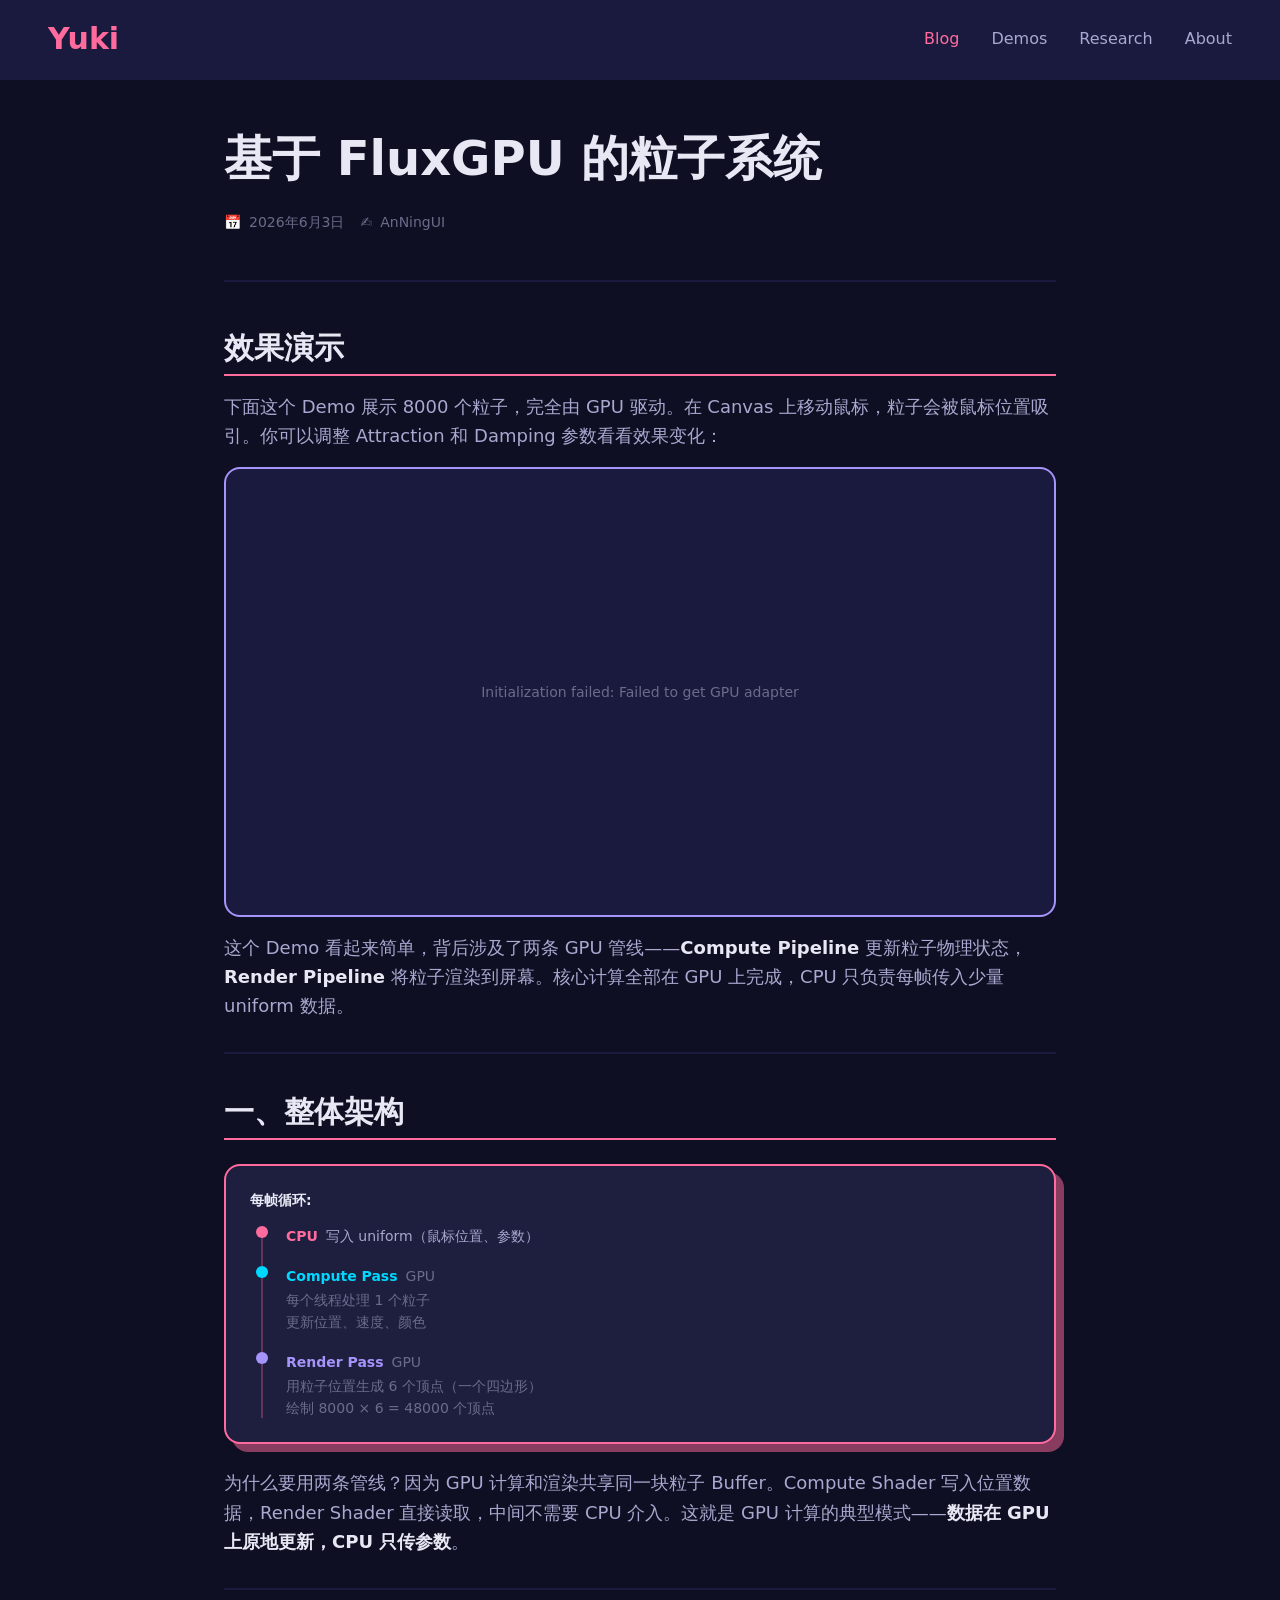
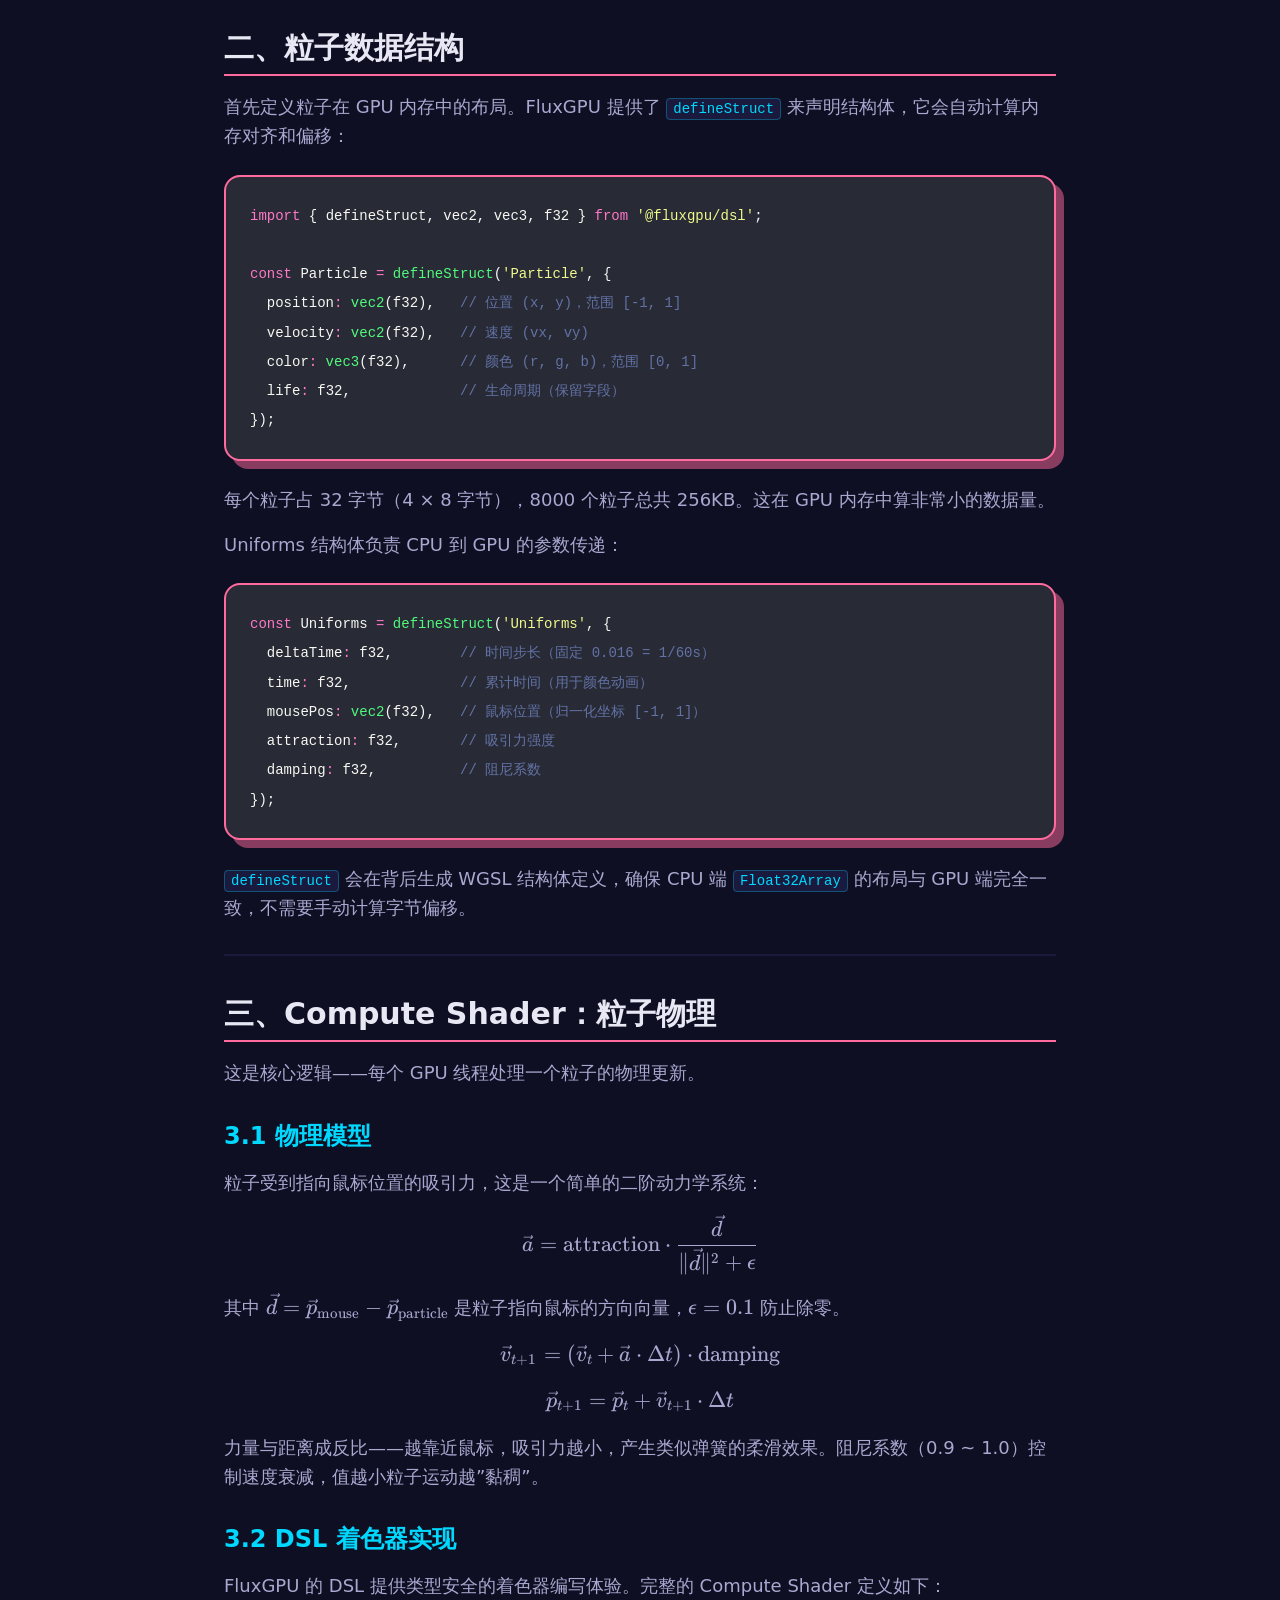
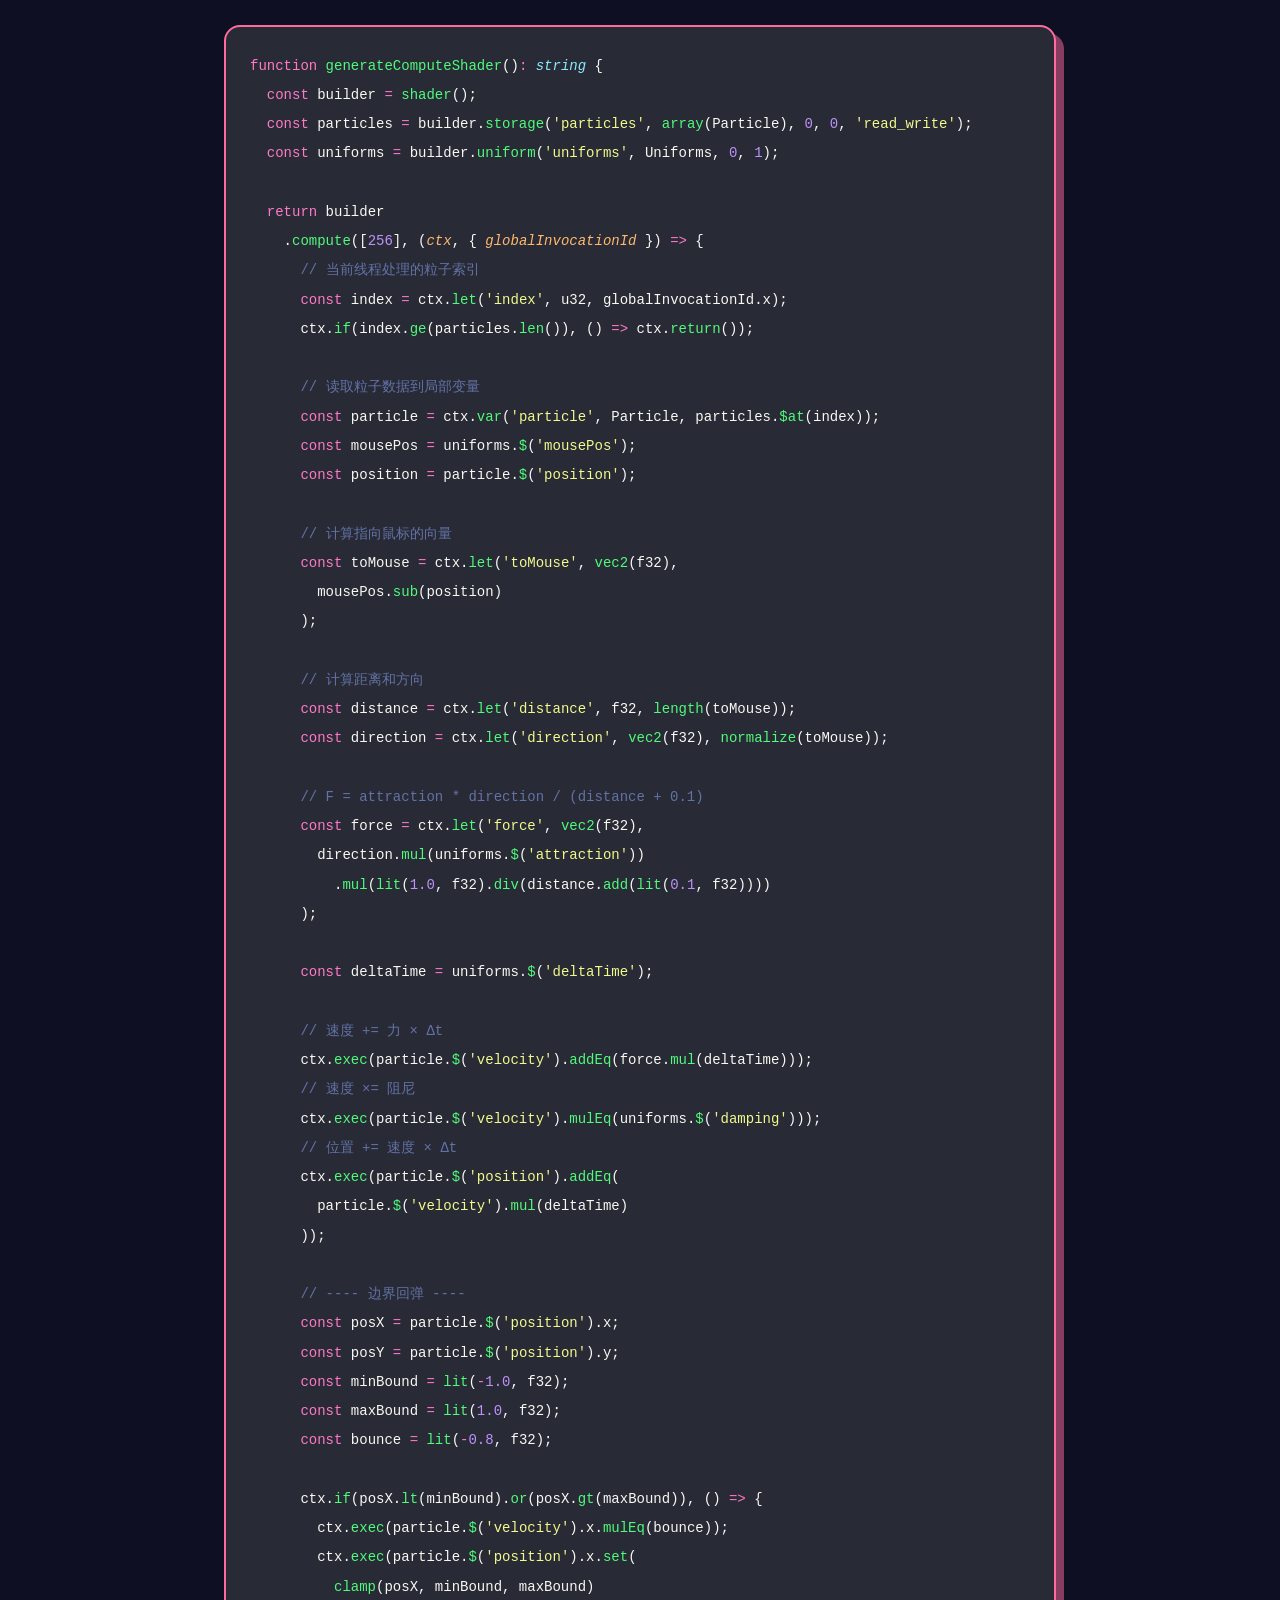
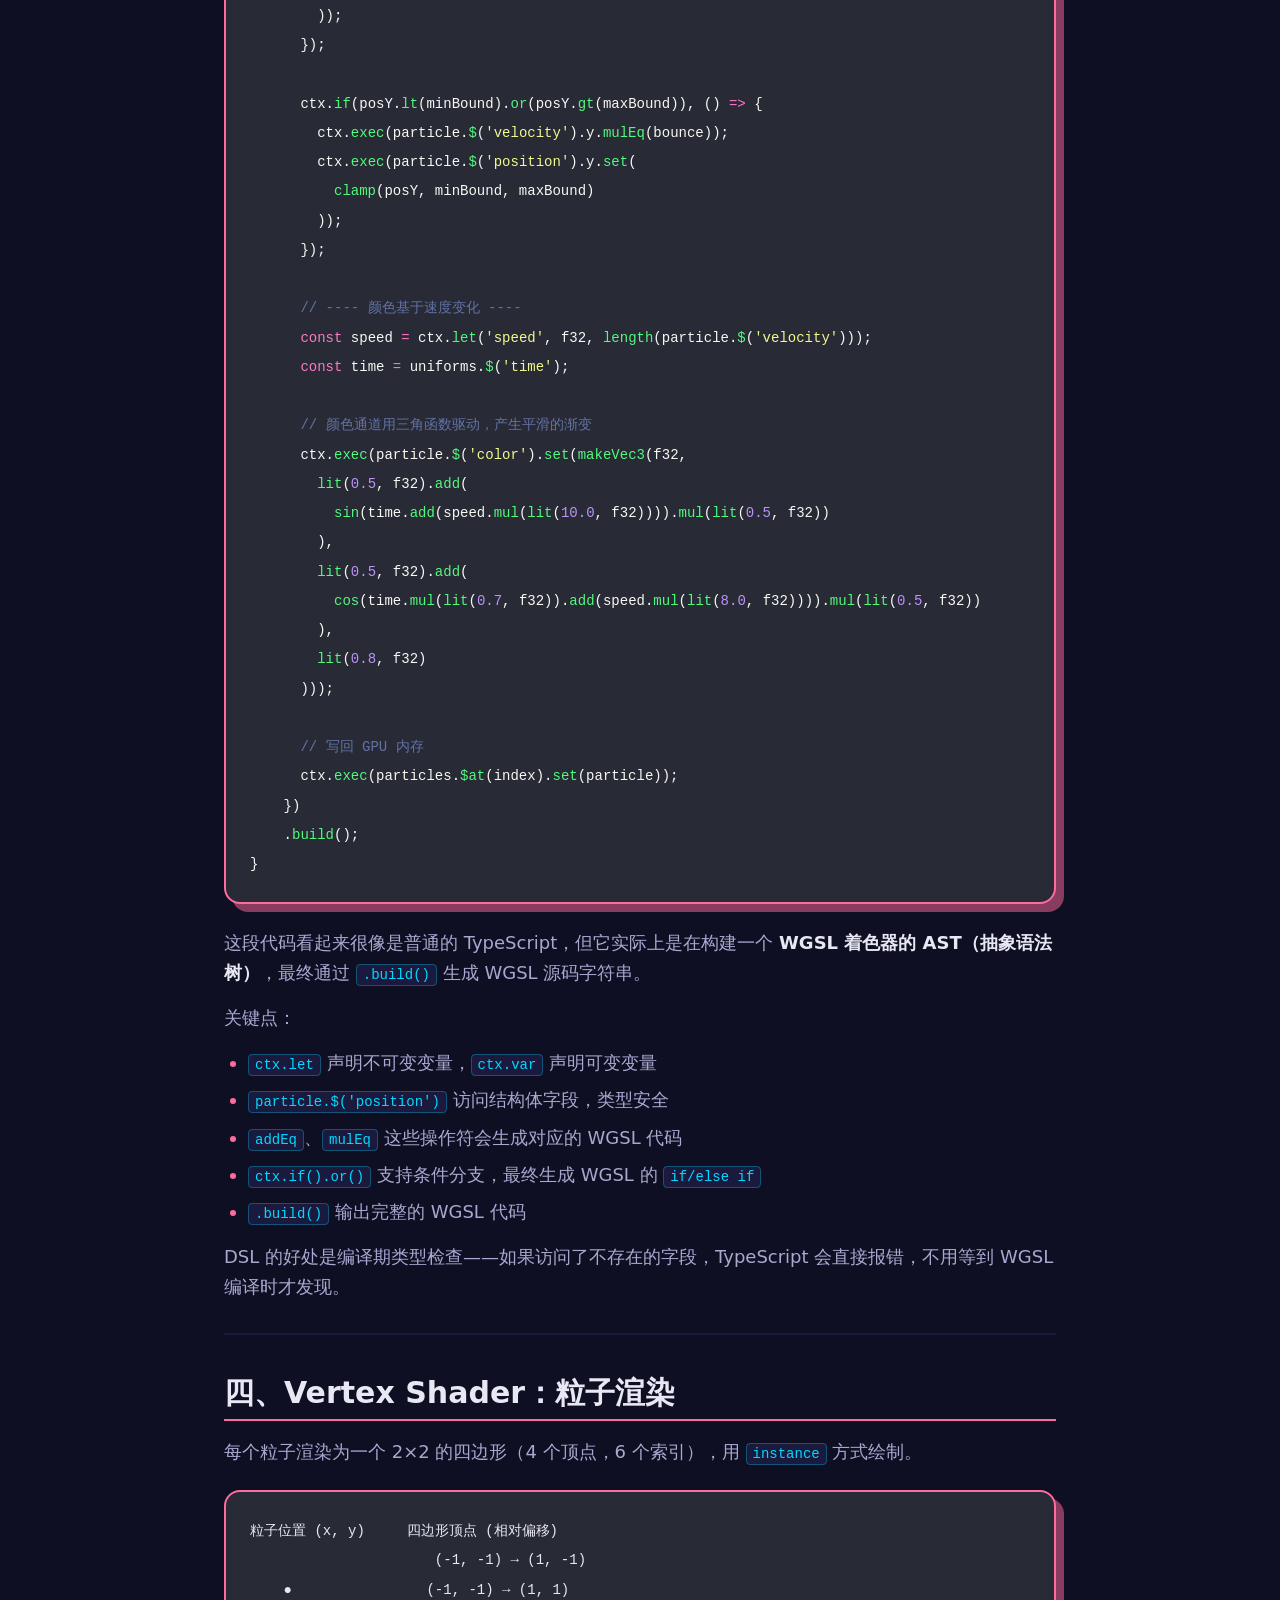
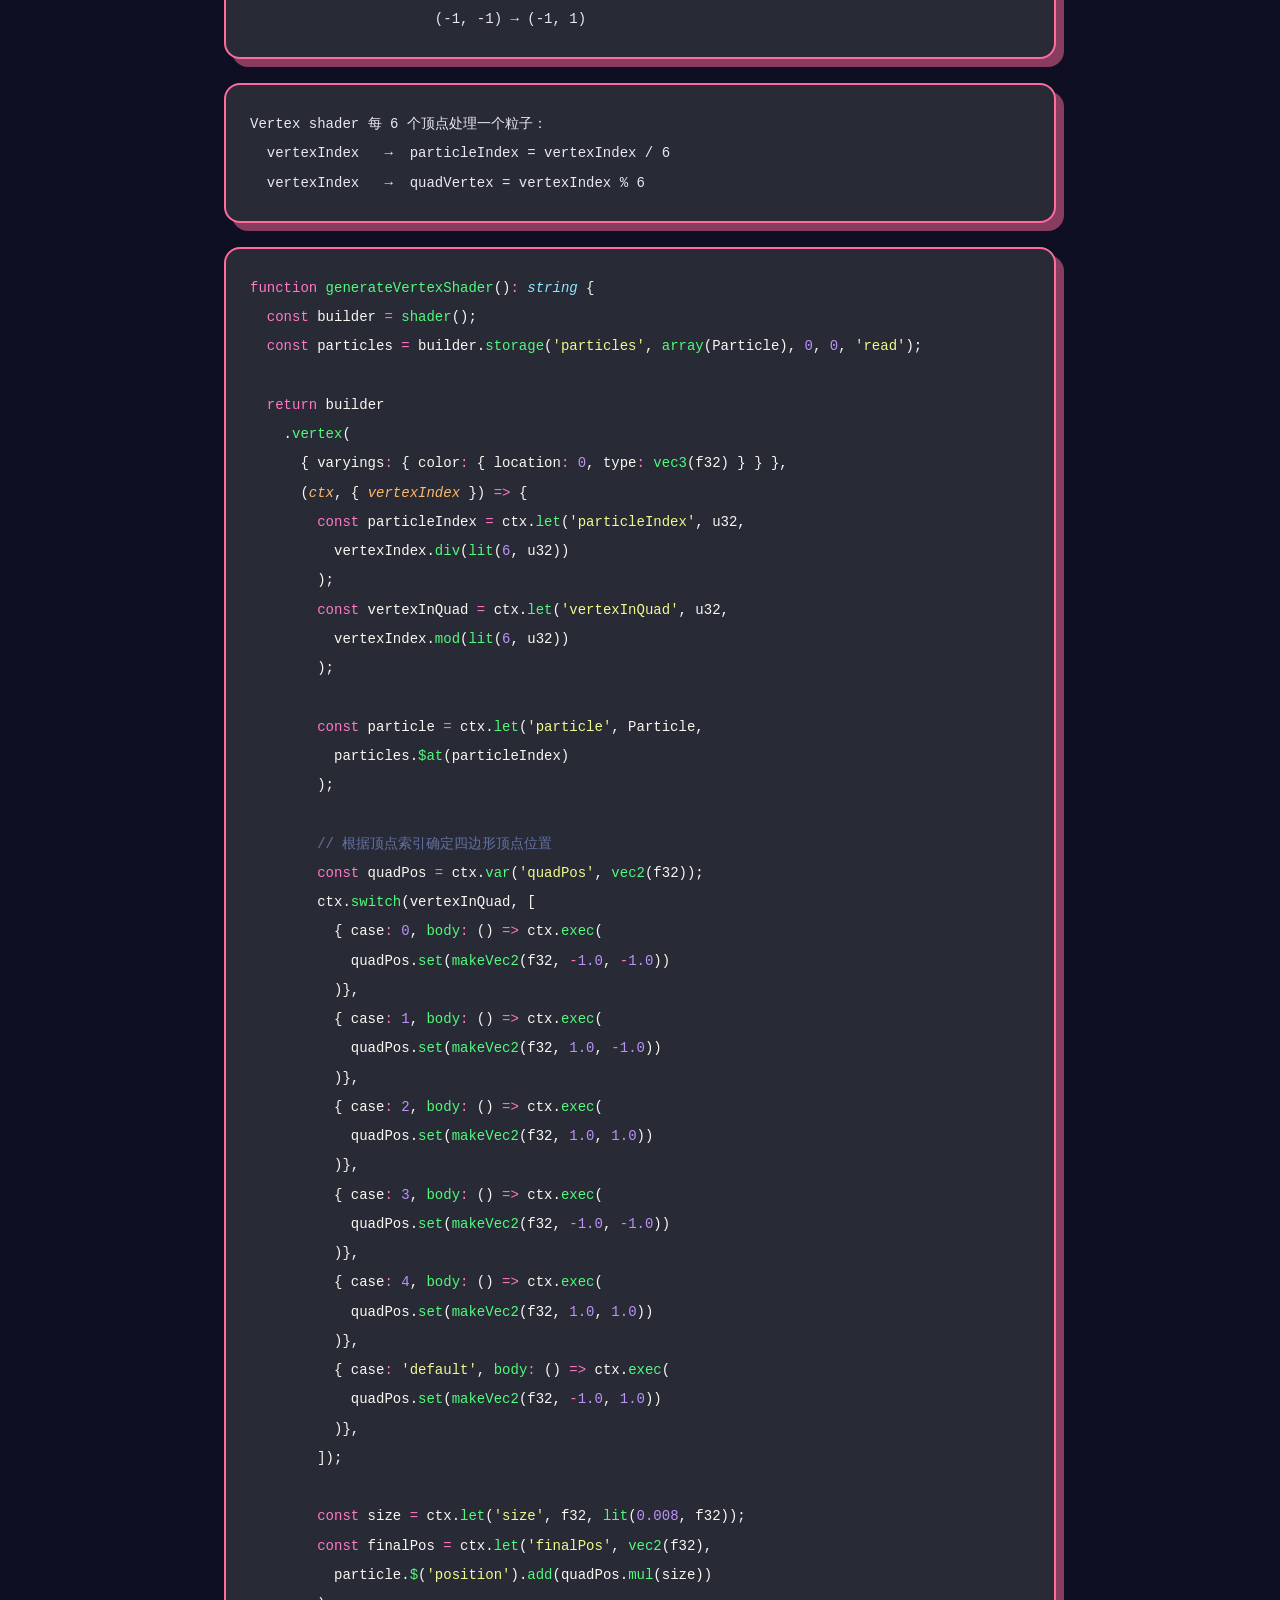
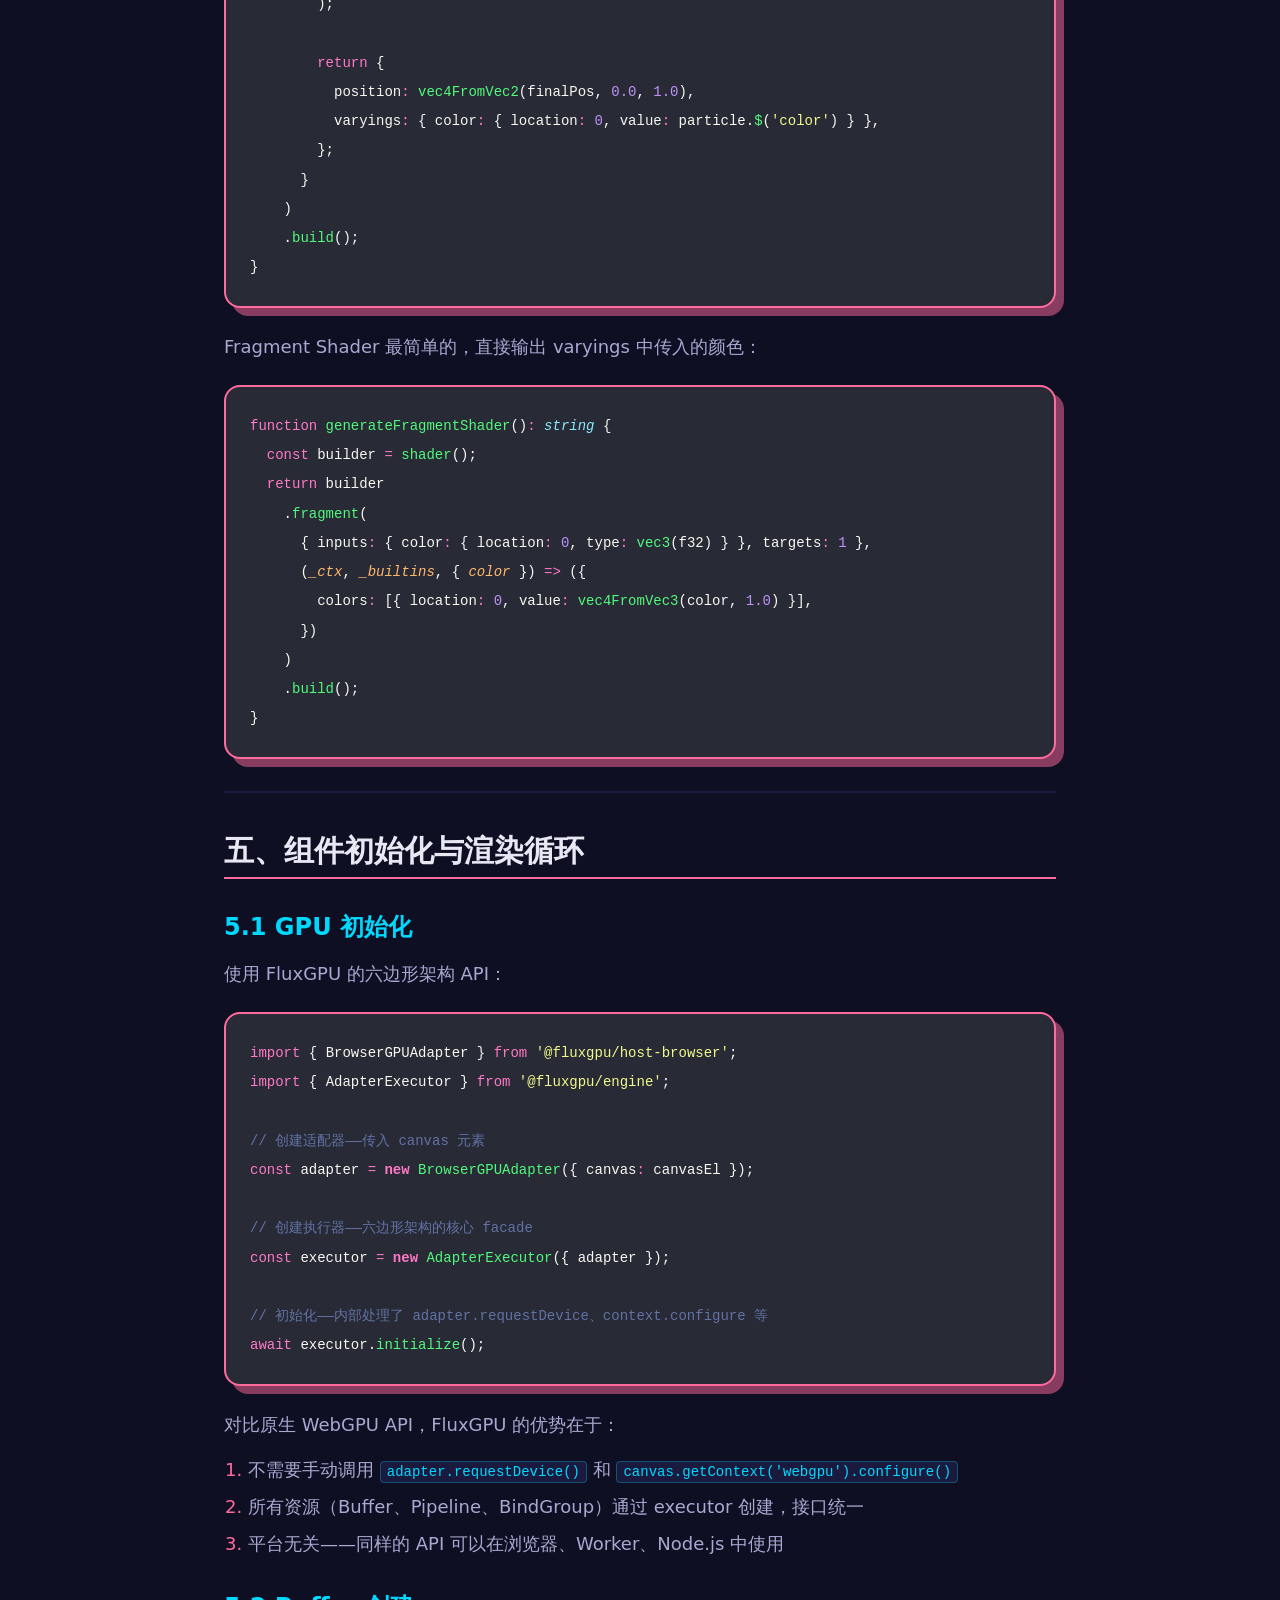
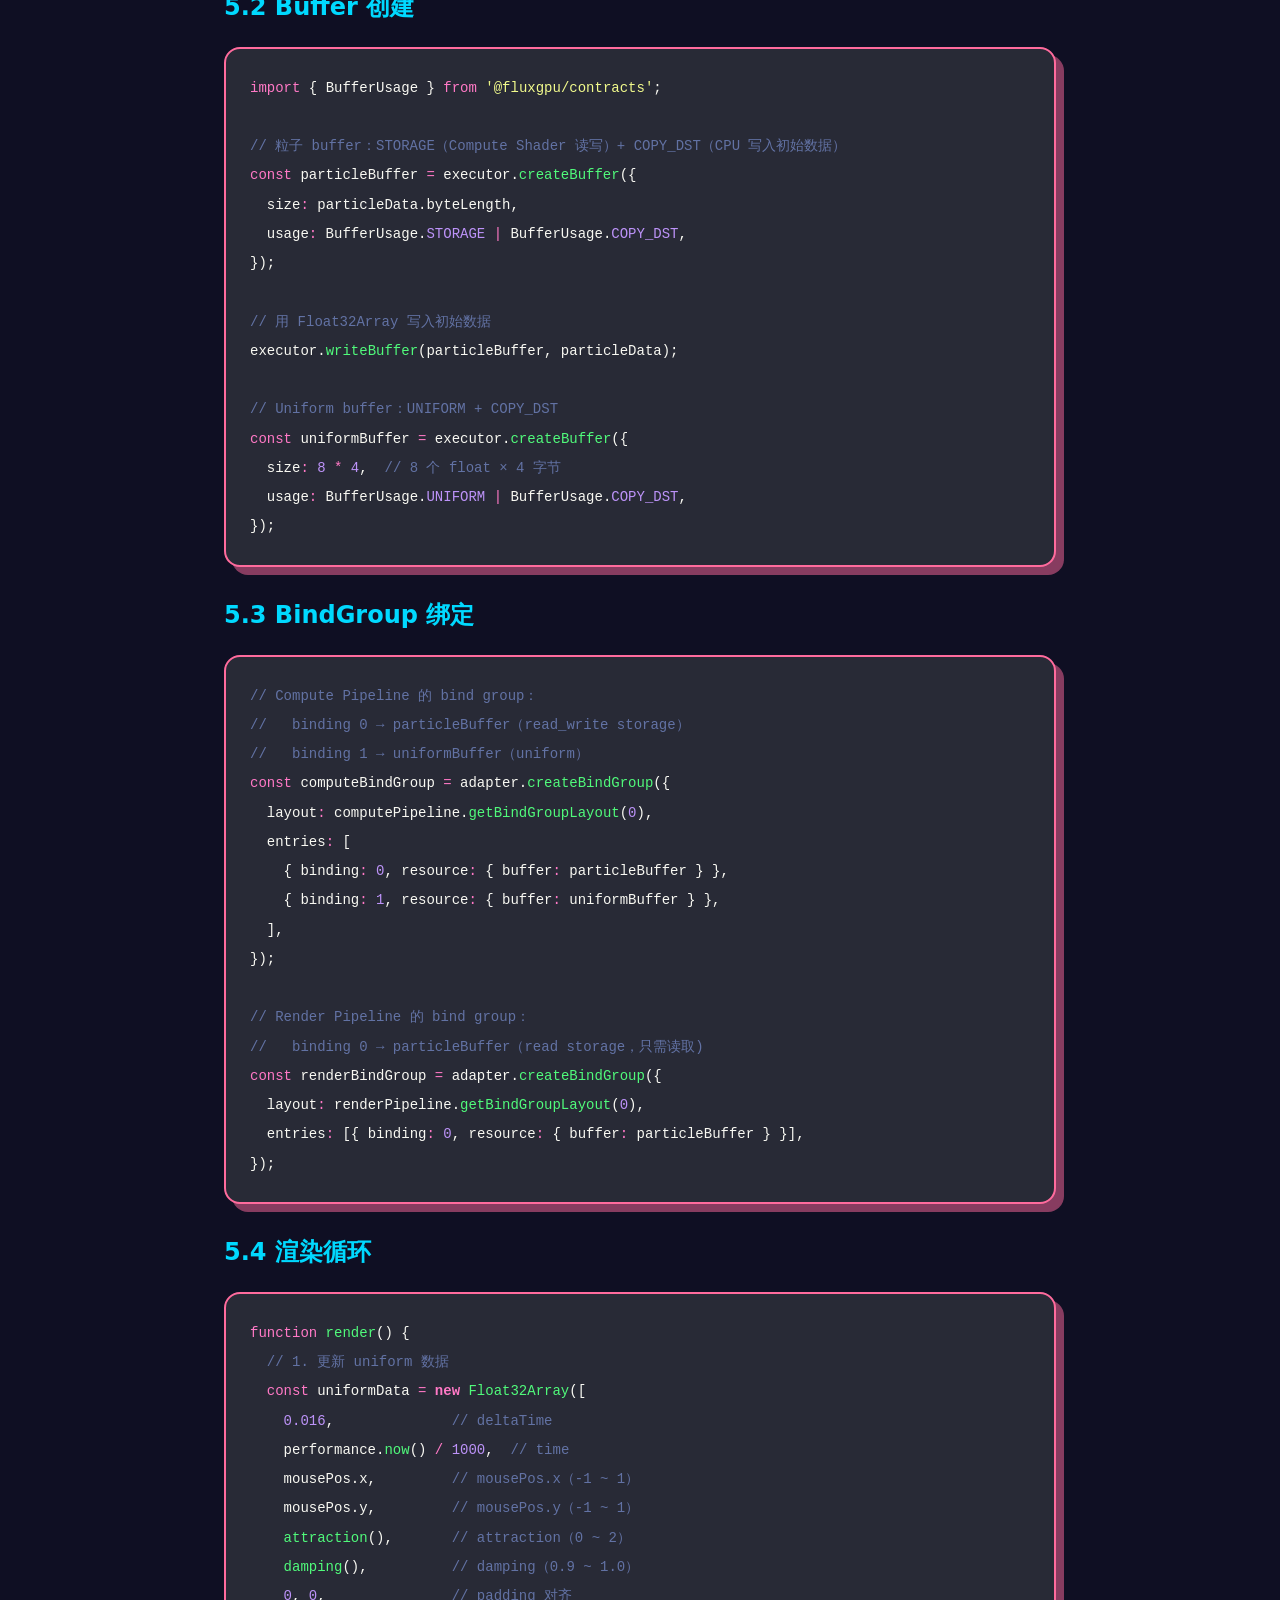
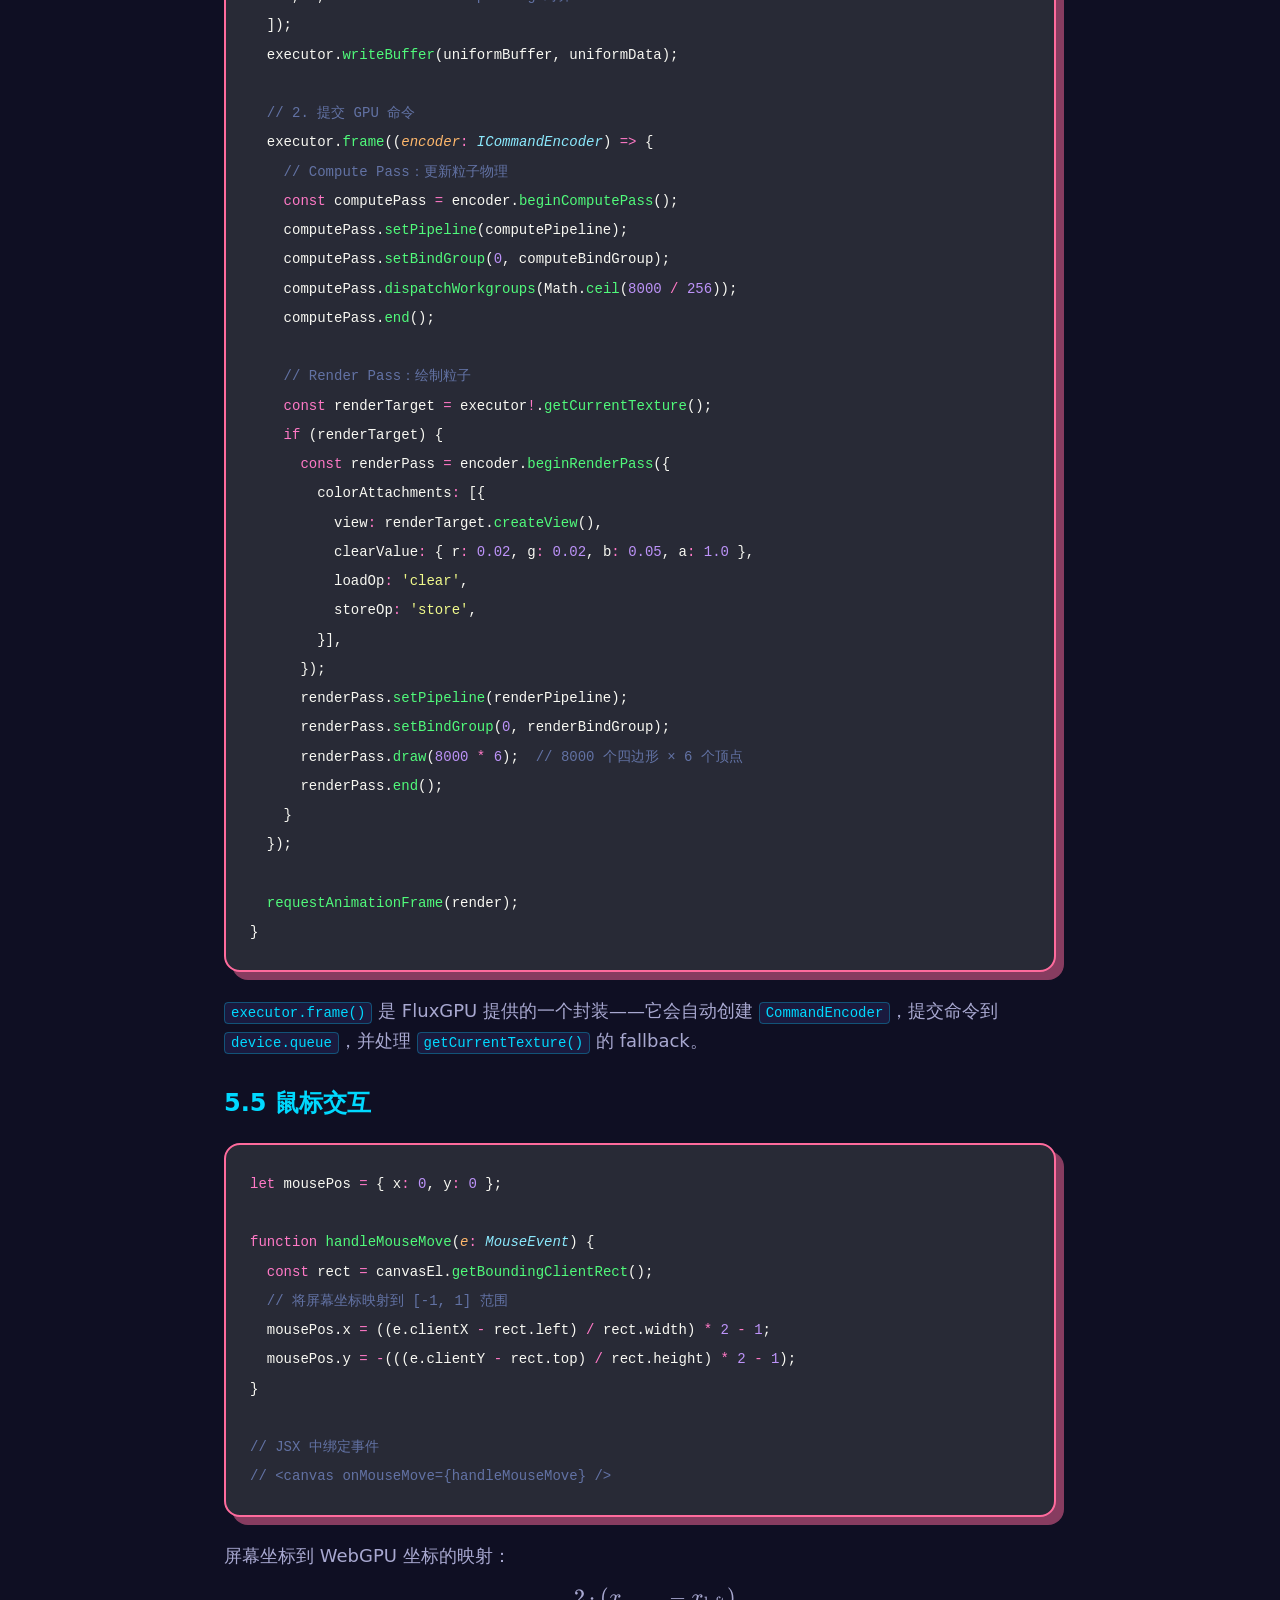
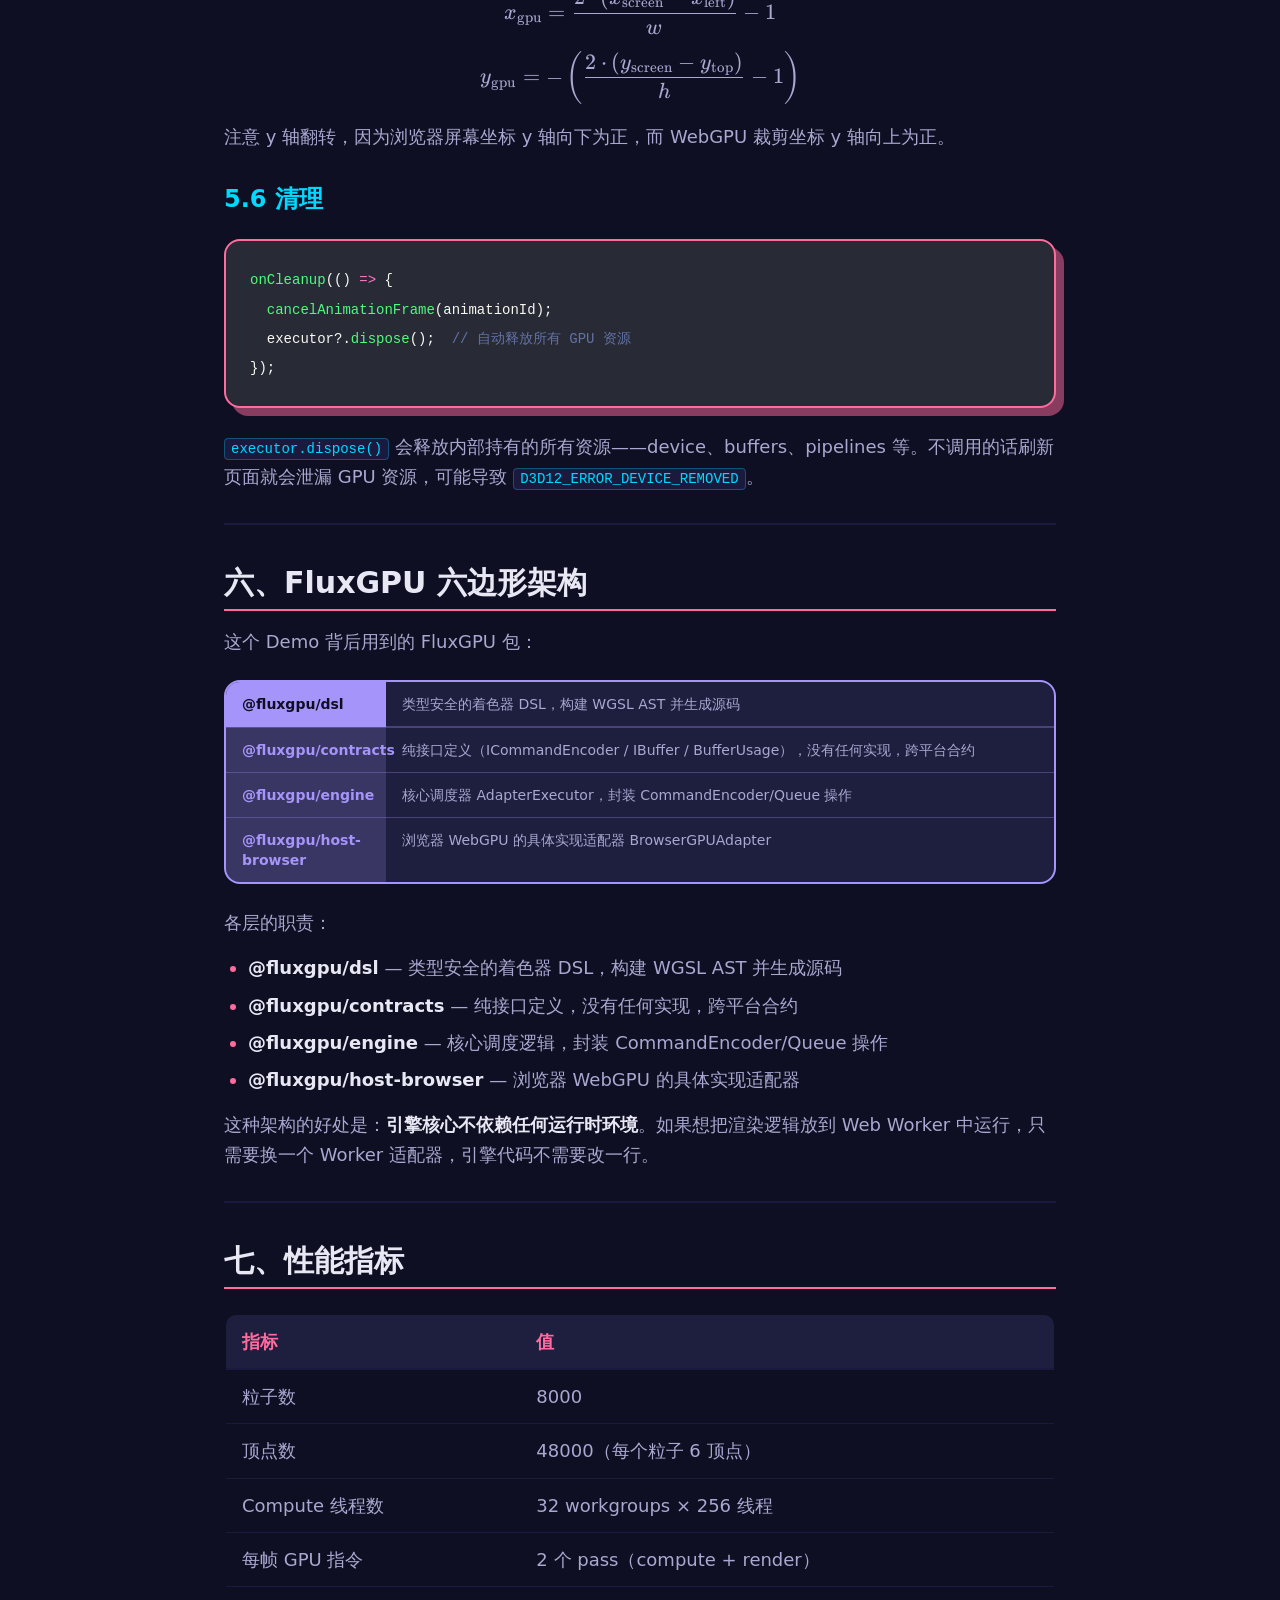
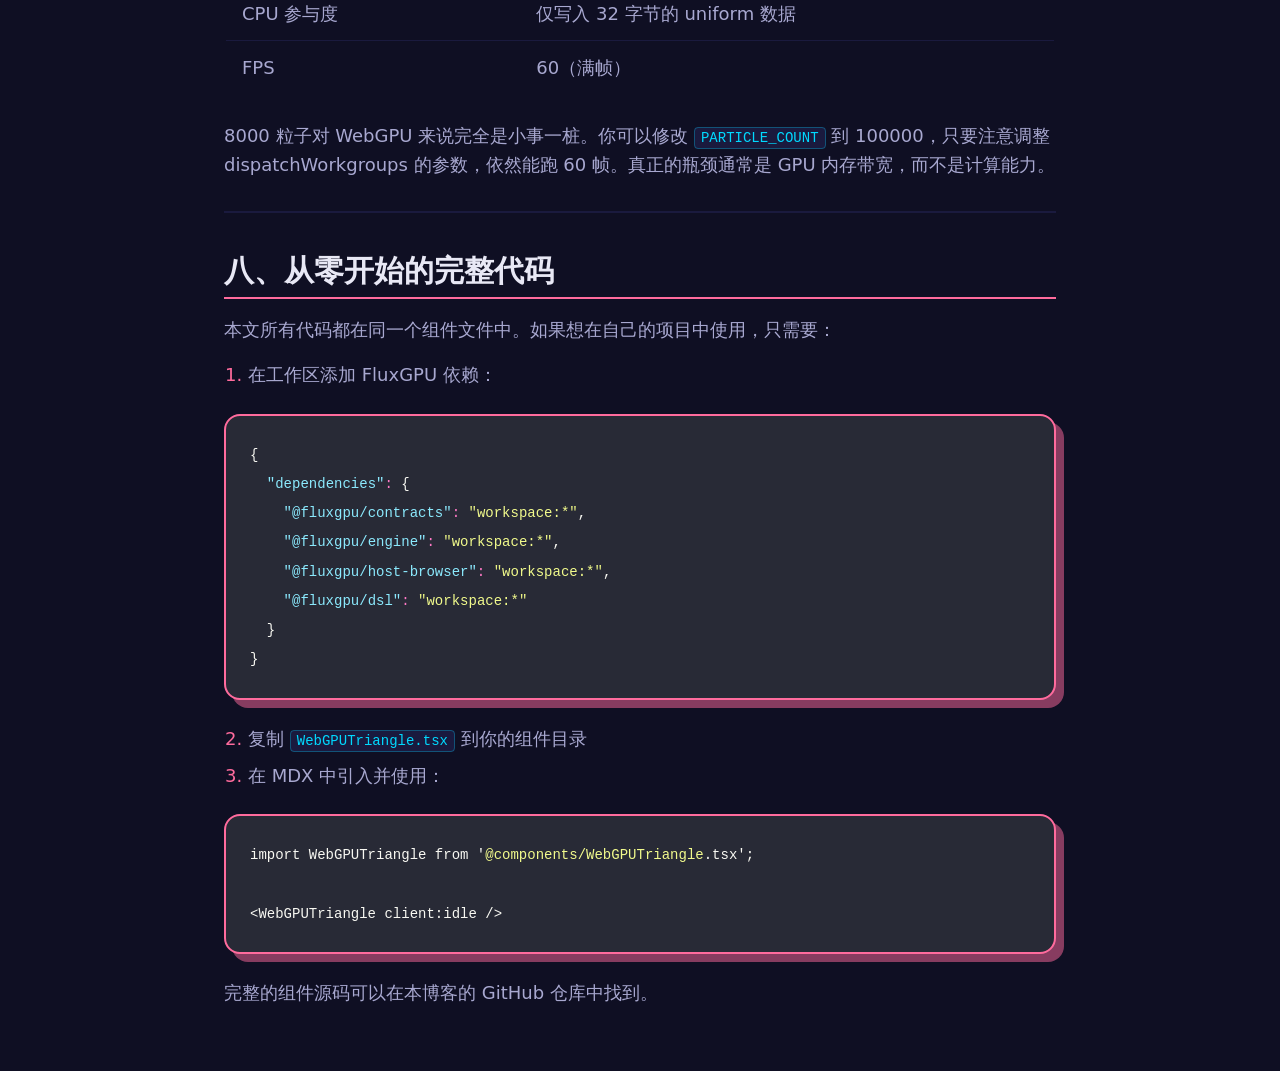
<file: posts/fluxgpu-particle-demo/index.html>
<!DOCTYPE html><html lang="zh-CN"><head><meta charset="UTF-8"><meta name="description" content="使用 FluxGPU 框架实现 WebGPU 粒子系统，完整展示 DSL 着色器编写、Compute Shader、渲染管线串联的全过程"><meta name="viewport" content="width=device-width"><link rel="icon" type="image/svg+xml" href="/favicon.svg"><meta name="generator" content="Astro v7.0.3"><title>基于 FluxGPU 的粒子系统</title><!-- Inter & Playfair Display Fonts --><link rel="preconnect" href="https://fonts.googleapis.com"><link rel="preconnect" href="https://fonts.gstatic.com" crossorigin><link href="https://fonts.googleapis.com/css2?family=Inter:wght@400;500;600;700;900&family=Playfair+Display:wght@400;500;600&display=swap" rel="stylesheet"><link rel="stylesheet" href="/_astro/_slug_.DiC33IMn.css"><link rel="stylesheet" href="/_astro/BaseLayout.CSwEzDOA.css"></head><body class="min-h-screen bg-bg-dark text-text-primary pt-16 lg:pt-20"><header class="fixed top-0 left-0 right-0 w-full h-16 lg:h-20 bg-bg-elevated border-b-2 border-stroke-dark z-50 backdrop-blur-sm bg-opacity-95"><div class="h-full px-4 sm:px-8 lg:px-12 flex items-center gap-4 lg:gap-8"><!-- Logo --><a href="/" class="text-xl lg:text-3xl font-black text-primary hover:opacity-80 transition-opacity">Yuki</a><!-- Spacer --><div class="flex-1"></div><!-- Navigation (hidden on mobile) --><nav class="hidden md:flex gap-6 lg:gap-8"><a href="/" class="text-sm lg:text-base font-medium transition-colors text-primary">Blog</a><a href="/demos" class="text-sm lg:text-base font-medium transition-colors text-text-secondary hover:text-text-primary">Demos</a><a href="/research" class="text-sm lg:text-base font-medium transition-colors text-text-secondary hover:text-text-primary">Research</a><a href="/about" class="text-sm lg:text-base font-medium transition-colors text-text-secondary hover:text-text-primary">About</a></nav><!-- Mobile Menu Icon --><button id="mobile-menu-button" class="md:hidden flex flex-col gap-1 w-8 h-8 items-center justify-center" aria-label="Menu"><div class="w-5 h-0.5 bg-text-primary rounded-full transition-transform duration-200"></div><div class="w-5 h-0.5 bg-text-primary rounded-full transition-opacity duration-200"></div><div class="w-5 h-0.5 bg-text-primary rounded-full transition-transform duration-200"></div></button></div><!-- Mobile Menu Dropdown --><nav id="mobile-menu" class="md:hidden absolute top-full left-0 w-full bg-bg-elevated border-b-2 border-stroke-dark transform origin-top scale-y-0 opacity-0 transition-all duration-200 ease-out z-50"><div class="flex flex-col py-4"><a href="/" class="px-6 py-3 text-base font-medium transition-colors text-primary bg-primary bg-opacity-10">Blog</a><a href="/demos" class="px-6 py-3 text-base font-medium transition-colors text-text-secondary hover:text-text-primary hover:bg-bg-card">Demos</a><a href="/research" class="px-6 py-3 text-base font-medium transition-colors text-text-secondary hover:text-text-primary hover:bg-bg-card">Research</a><a href="/about" class="px-6 py-3 text-base font-medium transition-colors text-text-secondary hover:text-text-primary hover:bg-bg-card">About</a></div></nav></header><script type="module">var e=document.getElementById(`mobile-menu-button`),t=document.getElementById(`mobile-menu`),n=!1;e?.addEventListener(`click`,()=>{if(n=!n,n){t?.classList.remove(`scale-y-0`,`opacity-0`),t?.classList.add(`scale-y-100`,`opacity-100`);let n=e.querySelectorAll(`div`);n[0]?.classList.add(`rotate-45`,`translate-y-[6px]`),n[1]?.classList.add(`opacity-0`),n[2]?.classList.add(`-rotate-45`,`-translate-y-[6px]`)}else{t?.classList.remove(`scale-y-100`,`opacity-100`),t?.classList.add(`scale-y-0`,`opacity-0`);let n=e.querySelectorAll(`div`);n[0]?.classList.remove(`rotate-45`,`translate-y-[6px]`),n[1]?.classList.remove(`opacity-0`),n[2]?.classList.remove(`-rotate-45`,`-translate-y-[6px]`)}}),document.addEventListener(`click`,r=>{n&&!e?.contains(r.target)&&!t?.contains(r.target)&&e?.click()});</script><article class="w-full max-w-4xl mx-auto px-4 sm:px-6 lg:px-8 py-8 lg:py-12"><!-- Article Header --><header class="mb-8 lg:mb-12 pb-6 lg:pb-8 border-b-2 border-stroke-dark"><h1 class="text-3xl sm:text-4xl lg:text-5xl font-black text-text-primary mb-4 lg:mb-6 leading-tight">基于 FluxGPU 的粒子系统</h1><div class="flex flex-wrap items-center gap-4 text-sm text-text-muted mb-4"><time datetime="2026-06-03T00:00:00.000Z" class="flex items-center gap-2"><span>📅</span>2026年6月3日</time><span class="flex items-center gap-2"><span>✍️</span>AnNingUI</span></div></header><!-- Article Content --><div class="prose prose-invert max-w-none"><h2 id="效果演示">效果演示</h2>
<p>下面这个 Demo 展示 8000 个粒子，完全由 GPU 驱动。在 Canvas 上移动鼠标，粒子会被鼠标位置吸引。你可以调整 Attraction 和 Damping 参数看看效果变化：</p>
<style>astro-island,astro-slot,astro-static-slot{display:contents}</style><script>(()=>{var l=(n,t)=>{let i=async()=>{await(await n())()},e=typeof t.value=="object"?t.value:void 0,s={timeout:e==null?void 0:e.timeout};"requestIdleCallback"in window?window.requestIdleCallback(i,s):setTimeout(i,s.timeout||200)};(self.Astro||(self.Astro={})).idle=l;window.dispatchEvent(new Event("astro:idle"));})();</script><script>(()=>{var g=Object.defineProperty;var w=(c,s,d)=>s in c?g(c,s,{enumerable:!0,configurable:!0,writable:!0,value:d}):c[s]=d;var l=(c,s,d)=>w(c,typeof s!="symbol"?s+"":s,d);var E=new Set(["__proto__","constructor","prototype"]);{let c={0:t=>y(t),1:t=>d(t),2:t=>new RegExp(t),3:t=>new Date(t),4:t=>new Map(d(t)),5:t=>new Set(d(t)),6:t=>BigInt(t),7:t=>new URL(t),8:t=>new Uint8Array(t),9:t=>new Uint16Array(t),10:t=>new Uint32Array(t),11:t=>Number.POSITIVE_INFINITY*t},s=t=>{let[p,e]=t;return p in c?c[p](e):void 0},d=t=>t.map(s),y=t=>typeof t!="object"||t===null?t:Object.fromEntries(Object.entries(t).map(([p,e])=>[p,s(e)]));class f extends HTMLElement{constructor(){super(...arguments);l(this,"Component");l(this,"hydrator");l(this,"hydrate",async()=>{var b;if(!this.hydrator||!this.isConnected)return;let e=(b=this.parentElement)==null?void 0:b.closest("astro-island[ssr]");if(e){e.addEventListener("astro:hydrate",this.hydrate,{once:!0});return}let n=this.querySelectorAll("astro-slot"),r={},i=this.querySelectorAll("template[data-astro-template]");for(let o of i){let a=o.closest(this.tagName);a!=null&&a.isSameNode(this)&&(r[o.getAttribute("data-astro-template")||"default"]=o.innerHTML,o.remove())}for(let o of n){let a=o.closest(this.tagName);a!=null&&a.isSameNode(this)&&(r[o.getAttribute("name")||"default"]=o.innerHTML)}let u;try{u=this.hasAttribute("props")?y(JSON.parse(this.getAttribute("props"))):{}}catch(o){let a=this.getAttribute("component-url")||"<unknown>",v=this.getAttribute("component-export");throw v&&(a+=` (export ${v})`),console.error(`[hydrate] Error parsing props for component ${a}`,this.getAttribute("props"),o),o}let h;await this.hydrator(this)(this.Component,u,r,{client:this.getAttribute("client")}),this.removeAttribute("ssr"),this.dispatchEvent(new CustomEvent("astro:hydrate"))});l(this,"unmount",()=>{this.isConnected||this.dispatchEvent(new CustomEvent("astro:unmount"))})}disconnectedCallback(){document.removeEventListener("astro:after-swap",this.unmount),document.addEventListener("astro:after-swap",this.unmount,{once:!0})}connectedCallback(){if(!this.hasAttribute("await-children")||document.readyState==="interactive"||document.readyState==="complete")this.childrenConnectedCallback();else{let e=()=>{document.removeEventListener("DOMContentLoaded",e),n.disconnect(),this.childrenConnectedCallback()},n=new MutationObserver(()=>{var r;((r=this.lastChild)==null?void 0:r.nodeType)===Node.COMMENT_NODE&&this.lastChild.nodeValue==="astro:end"&&(this.lastChild.remove(),e())});n.observe(this,{childList:!0}),document.addEventListener("DOMContentLoaded",e)}}async childrenConnectedCallback(){let e=this.getAttribute("before-hydration-url");e&&await import(e),this.start()}getRetryImportUrl(e){let n=new URL(e,document.baseURI),r=`astro-retry=${Date.now()}`,i=n.hash.replace(/^#/,"");return n.hash=i?`${i}&${r}`:r,n.toString()}async importWithRetry(e){try{return await import(e)}catch(n){return await new Promise(r=>setTimeout(r,1e3)),import(this.getRetryImportUrl(e))}}handleHydrationError(e){let n=this.getAttribute("component-url"),r=new CustomEvent("astro:hydration-error",{cancelable:!0,bubbles:!0,composed:!0,detail:{error:e,componentUrl:n}});this.dispatchEvent(r)&&console.error(`[astro-island] Error hydrating ${n}`,e)}async start(){let e=JSON.parse(this.getAttribute("opts")),n=this.getAttribute("client");if(Astro[n]===void 0){window.addEventListener(`astro:${n}`,()=>this.start(),{once:!0});return}try{await Astro[n](async()=>{let r=this.getAttribute("renderer-url");try{let[i,{default:u}]=await Promise.all([this.importWithRetry(this.getAttribute("component-url")),r?this.importWithRetry(r):Promise.resolve({default:()=>()=>{}})]),h=this.getAttribute("component-export")||"default";if(h.includes(".")){this.Component=i;for(let m of h.split(".")){if(E.has(m)||!this.Component||typeof this.Component!="object"&&typeof this.Component!="function"||!Object.hasOwn(this.Component,m))throw new Error(`Invalid component export path: ${h}`);this.Component=this.Component[m]}}else{if(E.has(h))throw new Error(`Invalid component export path: ${h}`);this.Component=i[h]}return this.hydrator=u,this.hydrate}catch(i){return this.handleHydrationError(i),()=>{}}},e,this)}catch(r){this.handleHydrationError(r)}}attributeChangedCallback(){this.hydrate()}}l(f,"observedAttributes",["props"]),customElements.get("astro-island")||customElements.define("astro-island",f)}})();</script><script>window._$HY||(e=>{let t=e=>e&&e.hasAttribute&&(e.hasAttribute("data-hk")?e:t(e.host&&e.host.nodeType?e.host:e.parentNode));["click", "input"].forEach((o=>document.addEventListener(o,(o=>{if(!e.events)return;let s=t(o.composedPath&&o.composedPath()[0]||o.target);s&&!e.completed.has(s)&&e.events.push([s,o])}))))})(_$HY={events:[],completed:new WeakSet,r:{},fe(){}});</script><!--xs--><astro-island uid="irpSw" data-solid-render-id="s0" component-url="/_astro/WebGPUTriangle.COahhFD0.js" component-export="default" renderer-url="/_astro/client.DCk31vb_.js" props="{}" ssr client="idle" opts="{&quot;name&quot;:&quot;WebGPUTriangle&quot;,&quot;value&quot;:true}" await-children><div data-hk="s00000" class="relative"><canvas data-hk="s00001" class="w-full rounded-2xl border-2 border-secondary" style="aspect-ratio:16/9"></canvas><div data-hk="s00002" class="absolute top-3 left-3 flex gap-4 bg-bg-dark/80 backdrop-blur px-3 py-1.5 rounded-lg text-xs text-text-secondary"><span>FPS: <span class="text-secondary font-semibold">0</span></span><span>Particles: <!--$-->8,000<!--/--></span><!--$--><span data-hk="s00003" class="text-accent">Loading...</span><!--/--></div><div data-hk="s00004" class="mt-4 grid grid-cols-2 gap-4"><label class="flex flex-col gap-1.5 text-xs text-text-secondary">Attraction: <span class="text-secondary font-semibold">0.5</span><input type="range" min="0" max="2" step="0.1" value="0.5" class="w-full accent-secondary"></label><label class="flex flex-col gap-1.5 text-xs text-text-secondary">Damping: <span class="text-accent font-semibold">0.98</span><input type="range" min="0.9" max="1" step="0.01" value="0.98" class="w-full accent-accent"></label></div></div><!--astro:end--></astro-island>
<p>这个 Demo 看起来简单，背后涉及了两条 GPU 管线——<strong>Compute Pipeline</strong> 更新粒子物理状态，<strong>Render Pipeline</strong> 将粒子渲染到屏幕。核心计算全部在 GPU 上完成，CPU 只负责每帧传入少量 uniform 数据。</p>
<hr/>
<h2 id="一整体架构">一、整体架构</h2>
<div class="bg-bg-card rounded-2xl border-2 border-primary shadow-celluloid-pink p-6 my-6 text-sm"><div class="text-text-primary font-bold mb-4">每帧循环:</div><div class="space-y-0"><div class="flex"><div class="flex flex-col items-center w-6 shrink-0"><div class="w-3 h-3 rounded-full bg-primary"></div><div class="w-0.5 flex-1 bg-primary/30"></div></div><div class="pb-5 pl-3"><span class="text-primary font-bold mr-2">CPU</span><span class="text-text-secondary">写入 uniform（鼠标位置、参数）</span></div></div><div class="flex"><div class="flex flex-col items-center w-6 shrink-0"><div class="w-3 h-3 rounded-full bg-secondary"></div><div class="w-0.5 flex-1 bg-primary/30"></div></div><div class="pb-5 pl-3"><span class="text-secondary font-bold mr-2">Compute Pass</span><span class="text-text-muted">GPU</span><div class="mt-1 text-text-muted space-y-0.5"><div>每个线程处理 1 个粒子</div><div>更新位置、速度、颜色</div></div></div></div><div class="flex"><div class="flex flex-col items-center w-6 shrink-0"><div class="w-3 h-3 rounded-full bg-accent"></div><div class="w-0.5 flex-1 bg-primary/30"></div></div><div class="pl-3"><span class="text-accent font-bold mr-2">Render Pass</span><span class="text-text-muted">GPU</span><div class="mt-1 text-text-muted space-y-0.5"><div>用粒子位置生成 6 个顶点（一个四边形）</div><div>绘制 8000 × 6 = 48000 个顶点</div></div></div></div></div></div>
<p>为什么要用两条管线？因为 GPU 计算和渲染共享同一块粒子 Buffer。Compute Shader 写入位置数据，Render Shader 直接读取，中间不需要 CPU 介入。这就是 GPU 计算的典型模式——<strong>数据在 GPU 上原地更新，CPU 只传参数</strong>。</p>
<hr/>
<h2 id="二粒子数据结构">二、粒子数据结构</h2>
<p>首先定义粒子在 GPU 内存中的布局。FluxGPU 提供了 <code>defineStruct</code> 来声明结构体，它会自动计算内存对齐和偏移：</p>
<pre class="astro-code dracula" style="background-color:#282A36;color:#F8F8F2;overflow-x:auto" tabindex="0" data-language="typescript"><code><span class="line"><span style="color:#FF79C6">import</span><span style="color:#F8F8F2"> { defineStruct, vec2, vec3, f32 } </span><span style="color:#FF79C6">from</span><span style="color:#E9F284"> &#39;</span><span style="color:#F1FA8C">@fluxgpu/dsl</span><span style="color:#E9F284">&#39;</span><span style="color:#F8F8F2">;</span></span>
<span class="line"></span>
<span class="line"><span style="color:#FF79C6">const</span><span style="color:#F8F8F2"> Particle </span><span style="color:#FF79C6">=</span><span style="color:#50FA7B"> defineStruct</span><span style="color:#F8F8F2">(</span><span style="color:#E9F284">&#39;</span><span style="color:#F1FA8C">Particle</span><span style="color:#E9F284">&#39;</span><span style="color:#F8F8F2">, {</span></span>
<span class="line"><span style="color:#F8F8F2">  position</span><span style="color:#FF79C6">:</span><span style="color:#50FA7B"> vec2</span><span style="color:#F8F8F2">(f32),   </span><span style="color:#6272A4">// 位置 (x, y)，范围 [-1, 1]</span></span>
<span class="line"><span style="color:#F8F8F2">  velocity</span><span style="color:#FF79C6">:</span><span style="color:#50FA7B"> vec2</span><span style="color:#F8F8F2">(f32),   </span><span style="color:#6272A4">// 速度 (vx, vy)</span></span>
<span class="line"><span style="color:#F8F8F2">  color</span><span style="color:#FF79C6">:</span><span style="color:#50FA7B"> vec3</span><span style="color:#F8F8F2">(f32),      </span><span style="color:#6272A4">// 颜色 (r, g, b)，范围 [0, 1]</span></span>
<span class="line"><span style="color:#F8F8F2">  life</span><span style="color:#FF79C6">:</span><span style="color:#F8F8F2"> f32,             </span><span style="color:#6272A4">// 生命周期（保留字段）</span></span>
<span class="line"><span style="color:#F8F8F2">});</span></span></code></pre>
<p>每个粒子占 32 字节（4 × 8 字节），8000 个粒子总共 256KB。这在 GPU 内存中算非常小的数据量。</p>
<p>Uniforms 结构体负责 CPU 到 GPU 的参数传递：</p>
<pre class="astro-code dracula" style="background-color:#282A36;color:#F8F8F2;overflow-x:auto" tabindex="0" data-language="typescript"><code><span class="line"><span style="color:#FF79C6">const</span><span style="color:#F8F8F2"> Uniforms </span><span style="color:#FF79C6">=</span><span style="color:#50FA7B"> defineStruct</span><span style="color:#F8F8F2">(</span><span style="color:#E9F284">&#39;</span><span style="color:#F1FA8C">Uniforms</span><span style="color:#E9F284">&#39;</span><span style="color:#F8F8F2">, {</span></span>
<span class="line"><span style="color:#F8F8F2">  deltaTime</span><span style="color:#FF79C6">:</span><span style="color:#F8F8F2"> f32,        </span><span style="color:#6272A4">// 时间步长（固定 0.016 = 1/60s）</span></span>
<span class="line"><span style="color:#F8F8F2">  time</span><span style="color:#FF79C6">:</span><span style="color:#F8F8F2"> f32,             </span><span style="color:#6272A4">// 累计时间（用于颜色动画）</span></span>
<span class="line"><span style="color:#F8F8F2">  mousePos</span><span style="color:#FF79C6">:</span><span style="color:#50FA7B"> vec2</span><span style="color:#F8F8F2">(f32),   </span><span style="color:#6272A4">// 鼠标位置（归一化坐标 [-1, 1]）</span></span>
<span class="line"><span style="color:#F8F8F2">  attraction</span><span style="color:#FF79C6">:</span><span style="color:#F8F8F2"> f32,       </span><span style="color:#6272A4">// 吸引力强度</span></span>
<span class="line"><span style="color:#F8F8F2">  damping</span><span style="color:#FF79C6">:</span><span style="color:#F8F8F2"> f32,          </span><span style="color:#6272A4">// 阻尼系数</span></span>
<span class="line"><span style="color:#F8F8F2">});</span></span></code></pre>
<p><code>defineStruct</code> 会在背后生成 WGSL 结构体定义，确保 CPU 端 <code>Float32Array</code> 的布局与 GPU 端完全一致，不需要手动计算字节偏移。</p>
<hr/>
<h2 id="三compute-shader粒子物理">三、Compute Shader：粒子物理</h2>
<p>这是核心逻辑——每个 GPU 线程处理一个粒子的物理更新。</p>
<h3 id="31-物理模型">3.1 物理模型</h3>
<p>粒子受到指向鼠标位置的吸引力，这是一个简单的二阶动力学系统：</p>
<span class="katex-display"><span class="katex"><span class="katex-mathml"><math xmlns="http://www.w3.org/1998/Math/MathML" display="block"><semantics><mrow><mover accent="true"><mi>a</mi><mo>⃗</mo></mover><mo>=</mo><mtext>attraction</mtext><mo>⋅</mo><mfrac><mover accent="true"><mi>d</mi><mo>⃗</mo></mover><mrow><mi mathvariant="normal">∥</mi><mover accent="true"><mi>d</mi><mo>⃗</mo></mover><msup><mi mathvariant="normal">∥</mi><mn>2</mn></msup><mo>+</mo><mi>ϵ</mi></mrow></mfrac></mrow><annotation encoding="application/x-tex">\vec{a} = \text{attraction} \cdot \frac{\vec{d}}{\|\vec{d}\|^2 + \epsilon}</annotation></semantics></math></span><span class="katex-html" aria-hidden="true"><span class="base"><span class="strut" style="height:0.714em"></span><span class="mord accent"><span class="vlist-t"><span class="vlist-r"><span class="vlist" style="height:0.714em"><span style="top:-3em"><span class="pstrut" style="height:3em"></span><span class="mord mathnormal">a</span></span><span style="top:-3em"><span class="pstrut" style="height:3em"></span><span class="accent-body" style="left:-0.2355em"><span class="overlay" style="height:0.714em;width:0.471em"><svg xmlns="http://www.w3.org/2000/svg" width="0.471em" height="0.714em" style="width:0.471em" viewBox="0 0 471 714" preserveAspectRatio="xMinYMin"><path d="M377 20c0-5.333 1.833-10 5.5-14S391 0 397 0c4.667 0 8.667 1.667 12 5
3.333 2.667 6.667 9 10 19 6.667 24.667 20.333 43.667 41 57 7.333 4.667 11
10.667 11 18 0 6-1 10-3 12s-6.667 5-14 9c-28.667 14.667-53.667 35.667-75 63
-1.333 1.333-3.167 3.5-5.5 6.5s-4 4.833-5 5.5c-1 .667-2.5 1.333-4.5 2s-4.333 1
-7 1c-4.667 0-9.167-1.833-13.5-5.5S337 184 337 178c0-12.667 15.667-32.333 47-59
H213l-171-1c-8.667-6-13-12.333-13-19 0-4.667 4.333-11.333 13-20h359
c-16-25.333-24-45-24-59z"></path></svg></span></span></span></span></span></span></span><span class="mspace" style="margin-right:0.2778em"></span><span class="mrel">=</span><span class="mspace" style="margin-right:0.2778em"></span></span><span class="base"><span class="strut" style="height:0.6679em"></span><span class="mord text"><span class="mord">attraction</span></span><span class="mspace" style="margin-right:0.2222em"></span><span class="mbin">⋅</span><span class="mspace" style="margin-right:0.2222em"></span></span><span class="base"><span class="strut" style="height:2.7719em;vertical-align:-1.1174em"></span><span class="mord"><span class="mopen nulldelimiter"></span><span class="mfrac"><span class="vlist-t vlist-t2"><span class="vlist-r"><span class="vlist" style="height:1.6544em"><span style="top:-2.1326em"><span class="pstrut" style="height:3em"></span><span class="mord"><span class="mord">∥</span><span class="mord accent"><span class="vlist-t"><span class="vlist-r"><span class="vlist" style="height:0.9774em"><span style="top:-3em"><span class="pstrut" style="height:3em"></span><span class="mord mathnormal">d</span></span><span style="top:-3.2634em"><span class="pstrut" style="height:3em"></span><span class="accent-body" style="left:-0.0688em"><span class="overlay" style="height:0.714em;width:0.471em"><svg xmlns="http://www.w3.org/2000/svg" width="0.471em" height="0.714em" style="width:0.471em" viewBox="0 0 471 714" preserveAspectRatio="xMinYMin"><path d="M377 20c0-5.333 1.833-10 5.5-14S391 0 397 0c4.667 0 8.667 1.667 12 5
3.333 2.667 6.667 9 10 19 6.667 24.667 20.333 43.667 41 57 7.333 4.667 11
10.667 11 18 0 6-1 10-3 12s-6.667 5-14 9c-28.667 14.667-53.667 35.667-75 63
-1.333 1.333-3.167 3.5-5.5 6.5s-4 4.833-5 5.5c-1 .667-2.5 1.333-4.5 2s-4.333 1
-7 1c-4.667 0-9.167-1.833-13.5-5.5S337 184 337 178c0-12.667 15.667-32.333 47-59
H213l-171-1c-8.667-6-13-12.333-13-19 0-4.667 4.333-11.333 13-20h359
c-16-25.333-24-45-24-59z"></path></svg></span></span></span></span></span></span></span><span class="mord"><span class="mord">∥</span><span class="msupsub"><span class="vlist-t"><span class="vlist-r"><span class="vlist" style="height:0.7401em"><span style="top:-2.989em;margin-right:0.05em"><span class="pstrut" style="height:2.7em"></span><span class="sizing reset-size6 size3 mtight"><span class="mord mtight">2</span></span></span></span></span></span></span></span><span class="mspace" style="margin-right:0.2222em"></span><span class="mbin">+</span><span class="mspace" style="margin-right:0.2222em"></span><span class="mord mathnormal">ϵ</span></span></span><span style="top:-3.23em"><span class="pstrut" style="height:3em"></span><span class="frac-line" style="border-bottom-width:0.04em"></span></span><span style="top:-3.677em"><span class="pstrut" style="height:3em"></span><span class="mord"><span class="mord accent"><span class="vlist-t"><span class="vlist-r"><span class="vlist" style="height:0.9774em"><span style="top:-3em"><span class="pstrut" style="height:3em"></span><span class="mord mathnormal">d</span></span><span style="top:-3.2634em"><span class="pstrut" style="height:3em"></span><span class="accent-body" style="left:-0.0688em"><span class="overlay" style="height:0.714em;width:0.471em"><svg xmlns="http://www.w3.org/2000/svg" width="0.471em" height="0.714em" style="width:0.471em" viewBox="0 0 471 714" preserveAspectRatio="xMinYMin"><path d="M377 20c0-5.333 1.833-10 5.5-14S391 0 397 0c4.667 0 8.667 1.667 12 5
3.333 2.667 6.667 9 10 19 6.667 24.667 20.333 43.667 41 57 7.333 4.667 11
10.667 11 18 0 6-1 10-3 12s-6.667 5-14 9c-28.667 14.667-53.667 35.667-75 63
-1.333 1.333-3.167 3.5-5.5 6.5s-4 4.833-5 5.5c-1 .667-2.5 1.333-4.5 2s-4.333 1
-7 1c-4.667 0-9.167-1.833-13.5-5.5S337 184 337 178c0-12.667 15.667-32.333 47-59
H213l-171-1c-8.667-6-13-12.333-13-19 0-4.667 4.333-11.333 13-20h359
c-16-25.333-24-45-24-59z"></path></svg></span></span></span></span></span></span></span></span></span></span><span class="vlist-s">​</span></span><span class="vlist-r"><span class="vlist" style="height:1.1174em"><span></span></span></span></span></span><span class="mclose nulldelimiter"></span></span></span></span></span></span>
<p>其中 <span class="katex"><span class="katex-mathml"><math xmlns="http://www.w3.org/1998/Math/MathML"><semantics><mrow><mover accent="true"><mi>d</mi><mo>⃗</mo></mover><mo>=</mo><msub><mover accent="true"><mi>p</mi><mo>⃗</mo></mover><mtext>mouse</mtext></msub><mo>−</mo><msub><mover accent="true"><mi>p</mi><mo>⃗</mo></mover><mtext>particle</mtext></msub></mrow><annotation encoding="application/x-tex">\vec{d} = \vec{p}_{\text{mouse}} - \vec{p}_{\text{particle}}</annotation></semantics></math></span><span class="katex-html" aria-hidden="true"><span class="base"><span class="strut" style="height:0.9774em"></span><span class="mord accent"><span class="vlist-t"><span class="vlist-r"><span class="vlist" style="height:0.9774em"><span style="top:-3em"><span class="pstrut" style="height:3em"></span><span class="mord mathnormal">d</span></span><span style="top:-3.2634em"><span class="pstrut" style="height:3em"></span><span class="accent-body" style="left:-0.0688em"><span class="overlay" style="height:0.714em;width:0.471em"><svg xmlns="http://www.w3.org/2000/svg" width="0.471em" height="0.714em" style="width:0.471em" viewBox="0 0 471 714" preserveAspectRatio="xMinYMin"><path d="M377 20c0-5.333 1.833-10 5.5-14S391 0 397 0c4.667 0 8.667 1.667 12 5
3.333 2.667 6.667 9 10 19 6.667 24.667 20.333 43.667 41 57 7.333 4.667 11
10.667 11 18 0 6-1 10-3 12s-6.667 5-14 9c-28.667 14.667-53.667 35.667-75 63
-1.333 1.333-3.167 3.5-5.5 6.5s-4 4.833-5 5.5c-1 .667-2.5 1.333-4.5 2s-4.333 1
-7 1c-4.667 0-9.167-1.833-13.5-5.5S337 184 337 178c0-12.667 15.667-32.333 47-59
H213l-171-1c-8.667-6-13-12.333-13-19 0-4.667 4.333-11.333 13-20h359
c-16-25.333-24-45-24-59z"></path></svg></span></span></span></span></span></span></span><span class="mspace" style="margin-right:0.2778em"></span><span class="mrel">=</span><span class="mspace" style="margin-right:0.2778em"></span></span><span class="base"><span class="strut" style="height:0.9084em;vertical-align:-0.1944em"></span><span class="mord"><span class="mord accent"><span class="vlist-t vlist-t2"><span class="vlist-r"><span class="vlist" style="height:0.714em"><span style="top:-3em"><span class="pstrut" style="height:3em"></span><span class="mord mathnormal">p</span></span><span style="top:-3em"><span class="pstrut" style="height:3em"></span><span class="accent-body" style="left:-0.1522em"><span class="overlay" style="height:0.714em;width:0.471em"><svg xmlns="http://www.w3.org/2000/svg" width="0.471em" height="0.714em" style="width:0.471em" viewBox="0 0 471 714" preserveAspectRatio="xMinYMin"><path d="M377 20c0-5.333 1.833-10 5.5-14S391 0 397 0c4.667 0 8.667 1.667 12 5
3.333 2.667 6.667 9 10 19 6.667 24.667 20.333 43.667 41 57 7.333 4.667 11
10.667 11 18 0 6-1 10-3 12s-6.667 5-14 9c-28.667 14.667-53.667 35.667-75 63
-1.333 1.333-3.167 3.5-5.5 6.5s-4 4.833-5 5.5c-1 .667-2.5 1.333-4.5 2s-4.333 1
-7 1c-4.667 0-9.167-1.833-13.5-5.5S337 184 337 178c0-12.667 15.667-32.333 47-59
H213l-171-1c-8.667-6-13-12.333-13-19 0-4.667 4.333-11.333 13-20h359
c-16-25.333-24-45-24-59z"></path></svg></span></span></span></span><span class="vlist-s">​</span></span><span class="vlist-r"><span class="vlist" style="height:0.1944em"><span></span></span></span></span></span><span class="msupsub"><span class="vlist-t vlist-t2"><span class="vlist-r"><span class="vlist" style="height:0.1514em"><span style="top:-2.55em;margin-left:0em;margin-right:0.05em"><span class="pstrut" style="height:2.7em"></span><span class="sizing reset-size6 size3 mtight"><span class="mord mtight"><span class="mord text mtight"><span class="mord mtight">mouse</span></span></span></span></span></span><span class="vlist-s">​</span></span><span class="vlist-r"><span class="vlist" style="height:0.15em"><span></span></span></span></span></span></span><span class="mspace" style="margin-right:0.2222em"></span><span class="mbin">−</span><span class="mspace" style="margin-right:0.2222em"></span></span><span class="base"><span class="strut" style="height:1.0001em;vertical-align:-0.2861em"></span><span class="mord"><span class="mord accent"><span class="vlist-t vlist-t2"><span class="vlist-r"><span class="vlist" style="height:0.714em"><span style="top:-3em"><span class="pstrut" style="height:3em"></span><span class="mord mathnormal">p</span></span><span style="top:-3em"><span class="pstrut" style="height:3em"></span><span class="accent-body" style="left:-0.1522em"><span class="overlay" style="height:0.714em;width:0.471em"><svg xmlns="http://www.w3.org/2000/svg" width="0.471em" height="0.714em" style="width:0.471em" viewBox="0 0 471 714" preserveAspectRatio="xMinYMin"><path d="M377 20c0-5.333 1.833-10 5.5-14S391 0 397 0c4.667 0 8.667 1.667 12 5
3.333 2.667 6.667 9 10 19 6.667 24.667 20.333 43.667 41 57 7.333 4.667 11
10.667 11 18 0 6-1 10-3 12s-6.667 5-14 9c-28.667 14.667-53.667 35.667-75 63
-1.333 1.333-3.167 3.5-5.5 6.5s-4 4.833-5 5.5c-1 .667-2.5 1.333-4.5 2s-4.333 1
-7 1c-4.667 0-9.167-1.833-13.5-5.5S337 184 337 178c0-12.667 15.667-32.333 47-59
H213l-171-1c-8.667-6-13-12.333-13-19 0-4.667 4.333-11.333 13-20h359
c-16-25.333-24-45-24-59z"></path></svg></span></span></span></span><span class="vlist-s">​</span></span><span class="vlist-r"><span class="vlist" style="height:0.1944em"><span></span></span></span></span></span><span class="msupsub"><span class="vlist-t vlist-t2"><span class="vlist-r"><span class="vlist" style="height:0.3361em"><span style="top:-2.55em;margin-left:0em;margin-right:0.05em"><span class="pstrut" style="height:2.7em"></span><span class="sizing reset-size6 size3 mtight"><span class="mord mtight"><span class="mord text mtight"><span class="mord mtight">particle</span></span></span></span></span></span><span class="vlist-s">​</span></span><span class="vlist-r"><span class="vlist" style="height:0.2861em"><span></span></span></span></span></span></span></span></span></span> 是粒子指向鼠标的方向向量，<span class="katex"><span class="katex-mathml"><math xmlns="http://www.w3.org/1998/Math/MathML"><semantics><mrow><mi>ϵ</mi><mo>=</mo><mn>0.1</mn></mrow><annotation encoding="application/x-tex">\epsilon = 0.1</annotation></semantics></math></span><span class="katex-html" aria-hidden="true"><span class="base"><span class="strut" style="height:0.4306em"></span><span class="mord mathnormal">ϵ</span><span class="mspace" style="margin-right:0.2778em"></span><span class="mrel">=</span><span class="mspace" style="margin-right:0.2778em"></span></span><span class="base"><span class="strut" style="height:0.6444em"></span><span class="mord">0.1</span></span></span></span> 防止除零。</p>
<span class="katex-display"><span class="katex"><span class="katex-mathml"><math xmlns="http://www.w3.org/1998/Math/MathML" display="block"><semantics><mrow><msub><mover accent="true"><mi>v</mi><mo>⃗</mo></mover><mrow><mi>t</mi><mo>+</mo><mn>1</mn></mrow></msub><mo>=</mo><mo stretchy="false">(</mo><msub><mover accent="true"><mi>v</mi><mo>⃗</mo></mover><mi>t</mi></msub><mo>+</mo><mover accent="true"><mi>a</mi><mo>⃗</mo></mover><mo>⋅</mo><mi mathvariant="normal">Δ</mi><mi>t</mi><mo stretchy="false">)</mo><mo>⋅</mo><mtext>damping</mtext></mrow><annotation encoding="application/x-tex">\vec{v}_{t+1} = (\vec{v}_t + \vec{a} \cdot \Delta t) \cdot \text{damping}</annotation></semantics></math></span><span class="katex-html" aria-hidden="true"><span class="base"><span class="strut" style="height:0.9223em;vertical-align:-0.2083em"></span><span class="mord"><span class="mord accent"><span class="vlist-t"><span class="vlist-r"><span class="vlist" style="height:0.714em"><span style="top:-3em"><span class="pstrut" style="height:3em"></span><span class="mord mathnormal" style="margin-right:0.0359em">v</span></span><span style="top:-3em"><span class="pstrut" style="height:3em"></span><span class="accent-body" style="left:-0.2077em"><span class="overlay" style="height:0.714em;width:0.471em"><svg xmlns="http://www.w3.org/2000/svg" width="0.471em" height="0.714em" style="width:0.471em" viewBox="0 0 471 714" preserveAspectRatio="xMinYMin"><path d="M377 20c0-5.333 1.833-10 5.5-14S391 0 397 0c4.667 0 8.667 1.667 12 5
3.333 2.667 6.667 9 10 19 6.667 24.667 20.333 43.667 41 57 7.333 4.667 11
10.667 11 18 0 6-1 10-3 12s-6.667 5-14 9c-28.667 14.667-53.667 35.667-75 63
-1.333 1.333-3.167 3.5-5.5 6.5s-4 4.833-5 5.5c-1 .667-2.5 1.333-4.5 2s-4.333 1
-7 1c-4.667 0-9.167-1.833-13.5-5.5S337 184 337 178c0-12.667 15.667-32.333 47-59
H213l-171-1c-8.667-6-13-12.333-13-19 0-4.667 4.333-11.333 13-20h359
c-16-25.333-24-45-24-59z"></path></svg></span></span></span></span></span></span></span><span class="msupsub"><span class="vlist-t vlist-t2"><span class="vlist-r"><span class="vlist" style="height:0.3011em"><span style="top:-2.55em;margin-left:-0.0359em;margin-right:0.05em"><span class="pstrut" style="height:2.7em"></span><span class="sizing reset-size6 size3 mtight"><span class="mord mtight"><span class="mord mathnormal mtight">t</span><span class="mbin mtight">+</span><span class="mord mtight">1</span></span></span></span></span><span class="vlist-s">​</span></span><span class="vlist-r"><span class="vlist" style="height:0.2083em"><span></span></span></span></span></span></span><span class="mspace" style="margin-right:0.2778em"></span><span class="mrel">=</span><span class="mspace" style="margin-right:0.2778em"></span></span><span class="base"><span class="strut" style="height:1em;vertical-align:-0.25em"></span><span class="mopen">(</span><span class="mord"><span class="mord accent"><span class="vlist-t"><span class="vlist-r"><span class="vlist" style="height:0.714em"><span style="top:-3em"><span class="pstrut" style="height:3em"></span><span class="mord mathnormal" style="margin-right:0.0359em">v</span></span><span style="top:-3em"><span class="pstrut" style="height:3em"></span><span class="accent-body" style="left:-0.2077em"><span class="overlay" style="height:0.714em;width:0.471em"><svg xmlns="http://www.w3.org/2000/svg" width="0.471em" height="0.714em" style="width:0.471em" viewBox="0 0 471 714" preserveAspectRatio="xMinYMin"><path d="M377 20c0-5.333 1.833-10 5.5-14S391 0 397 0c4.667 0 8.667 1.667 12 5
3.333 2.667 6.667 9 10 19 6.667 24.667 20.333 43.667 41 57 7.333 4.667 11
10.667 11 18 0 6-1 10-3 12s-6.667 5-14 9c-28.667 14.667-53.667 35.667-75 63
-1.333 1.333-3.167 3.5-5.5 6.5s-4 4.833-5 5.5c-1 .667-2.5 1.333-4.5 2s-4.333 1
-7 1c-4.667 0-9.167-1.833-13.5-5.5S337 184 337 178c0-12.667 15.667-32.333 47-59
H213l-171-1c-8.667-6-13-12.333-13-19 0-4.667 4.333-11.333 13-20h359
c-16-25.333-24-45-24-59z"></path></svg></span></span></span></span></span></span></span><span class="msupsub"><span class="vlist-t vlist-t2"><span class="vlist-r"><span class="vlist" style="height:0.2806em"><span style="top:-2.55em;margin-left:-0.0359em;margin-right:0.05em"><span class="pstrut" style="height:2.7em"></span><span class="sizing reset-size6 size3 mtight"><span class="mord mathnormal mtight">t</span></span></span></span><span class="vlist-s">​</span></span><span class="vlist-r"><span class="vlist" style="height:0.15em"><span></span></span></span></span></span></span><span class="mspace" style="margin-right:0.2222em"></span><span class="mbin">+</span><span class="mspace" style="margin-right:0.2222em"></span></span><span class="base"><span class="strut" style="height:0.714em"></span><span class="mord accent"><span class="vlist-t"><span class="vlist-r"><span class="vlist" style="height:0.714em"><span style="top:-3em"><span class="pstrut" style="height:3em"></span><span class="mord mathnormal">a</span></span><span style="top:-3em"><span class="pstrut" style="height:3em"></span><span class="accent-body" style="left:-0.2355em"><span class="overlay" style="height:0.714em;width:0.471em"><svg xmlns="http://www.w3.org/2000/svg" width="0.471em" height="0.714em" style="width:0.471em" viewBox="0 0 471 714" preserveAspectRatio="xMinYMin"><path d="M377 20c0-5.333 1.833-10 5.5-14S391 0 397 0c4.667 0 8.667 1.667 12 5
3.333 2.667 6.667 9 10 19 6.667 24.667 20.333 43.667 41 57 7.333 4.667 11
10.667 11 18 0 6-1 10-3 12s-6.667 5-14 9c-28.667 14.667-53.667 35.667-75 63
-1.333 1.333-3.167 3.5-5.5 6.5s-4 4.833-5 5.5c-1 .667-2.5 1.333-4.5 2s-4.333 1
-7 1c-4.667 0-9.167-1.833-13.5-5.5S337 184 337 178c0-12.667 15.667-32.333 47-59
H213l-171-1c-8.667-6-13-12.333-13-19 0-4.667 4.333-11.333 13-20h359
c-16-25.333-24-45-24-59z"></path></svg></span></span></span></span></span></span></span><span class="mspace" style="margin-right:0.2222em"></span><span class="mbin">⋅</span><span class="mspace" style="margin-right:0.2222em"></span></span><span class="base"><span class="strut" style="height:1em;vertical-align:-0.25em"></span><span class="mord">Δ</span><span class="mord mathnormal">t</span><span class="mclose">)</span><span class="mspace" style="margin-right:0.2222em"></span><span class="mbin">⋅</span><span class="mspace" style="margin-right:0.2222em"></span></span><span class="base"><span class="strut" style="height:0.8889em;vertical-align:-0.1944em"></span><span class="mord text"><span class="mord">damping</span></span></span></span></span></span>
<span class="katex-display"><span class="katex"><span class="katex-mathml"><math xmlns="http://www.w3.org/1998/Math/MathML" display="block"><semantics><mrow><msub><mover accent="true"><mi>p</mi><mo>⃗</mo></mover><mrow><mi>t</mi><mo>+</mo><mn>1</mn></mrow></msub><mo>=</mo><msub><mover accent="true"><mi>p</mi><mo>⃗</mo></mover><mi>t</mi></msub><mo>+</mo><msub><mover accent="true"><mi>v</mi><mo>⃗</mo></mover><mrow><mi>t</mi><mo>+</mo><mn>1</mn></mrow></msub><mo>⋅</mo><mi mathvariant="normal">Δ</mi><mi>t</mi></mrow><annotation encoding="application/x-tex">\vec{p}_{t+1} = \vec{p}_t + \vec{v}_{t+1} \cdot \Delta t</annotation></semantics></math></span><span class="katex-html" aria-hidden="true"><span class="base"><span class="strut" style="height:0.9223em;vertical-align:-0.2083em"></span><span class="mord"><span class="mord accent"><span class="vlist-t vlist-t2"><span class="vlist-r"><span class="vlist" style="height:0.714em"><span style="top:-3em"><span class="pstrut" style="height:3em"></span><span class="mord mathnormal">p</span></span><span style="top:-3em"><span class="pstrut" style="height:3em"></span><span class="accent-body" style="left:-0.1522em"><span class="overlay" style="height:0.714em;width:0.471em"><svg xmlns="http://www.w3.org/2000/svg" width="0.471em" height="0.714em" style="width:0.471em" viewBox="0 0 471 714" preserveAspectRatio="xMinYMin"><path d="M377 20c0-5.333 1.833-10 5.5-14S391 0 397 0c4.667 0 8.667 1.667 12 5
3.333 2.667 6.667 9 10 19 6.667 24.667 20.333 43.667 41 57 7.333 4.667 11
10.667 11 18 0 6-1 10-3 12s-6.667 5-14 9c-28.667 14.667-53.667 35.667-75 63
-1.333 1.333-3.167 3.5-5.5 6.5s-4 4.833-5 5.5c-1 .667-2.5 1.333-4.5 2s-4.333 1
-7 1c-4.667 0-9.167-1.833-13.5-5.5S337 184 337 178c0-12.667 15.667-32.333 47-59
H213l-171-1c-8.667-6-13-12.333-13-19 0-4.667 4.333-11.333 13-20h359
c-16-25.333-24-45-24-59z"></path></svg></span></span></span></span><span class="vlist-s">​</span></span><span class="vlist-r"><span class="vlist" style="height:0.1944em"><span></span></span></span></span></span><span class="msupsub"><span class="vlist-t vlist-t2"><span class="vlist-r"><span class="vlist" style="height:0.3011em"><span style="top:-2.55em;margin-left:0em;margin-right:0.05em"><span class="pstrut" style="height:2.7em"></span><span class="sizing reset-size6 size3 mtight"><span class="mord mtight"><span class="mord mathnormal mtight">t</span><span class="mbin mtight">+</span><span class="mord mtight">1</span></span></span></span></span><span class="vlist-s">​</span></span><span class="vlist-r"><span class="vlist" style="height:0.2083em"><span></span></span></span></span></span></span><span class="mspace" style="margin-right:0.2778em"></span><span class="mrel">=</span><span class="mspace" style="margin-right:0.2778em"></span></span><span class="base"><span class="strut" style="height:0.9084em;vertical-align:-0.1944em"></span><span class="mord"><span class="mord accent"><span class="vlist-t vlist-t2"><span class="vlist-r"><span class="vlist" style="height:0.714em"><span style="top:-3em"><span class="pstrut" style="height:3em"></span><span class="mord mathnormal">p</span></span><span style="top:-3em"><span class="pstrut" style="height:3em"></span><span class="accent-body" style="left:-0.1522em"><span class="overlay" style="height:0.714em;width:0.471em"><svg xmlns="http://www.w3.org/2000/svg" width="0.471em" height="0.714em" style="width:0.471em" viewBox="0 0 471 714" preserveAspectRatio="xMinYMin"><path d="M377 20c0-5.333 1.833-10 5.5-14S391 0 397 0c4.667 0 8.667 1.667 12 5
3.333 2.667 6.667 9 10 19 6.667 24.667 20.333 43.667 41 57 7.333 4.667 11
10.667 11 18 0 6-1 10-3 12s-6.667 5-14 9c-28.667 14.667-53.667 35.667-75 63
-1.333 1.333-3.167 3.5-5.5 6.5s-4 4.833-5 5.5c-1 .667-2.5 1.333-4.5 2s-4.333 1
-7 1c-4.667 0-9.167-1.833-13.5-5.5S337 184 337 178c0-12.667 15.667-32.333 47-59
H213l-171-1c-8.667-6-13-12.333-13-19 0-4.667 4.333-11.333 13-20h359
c-16-25.333-24-45-24-59z"></path></svg></span></span></span></span><span class="vlist-s">​</span></span><span class="vlist-r"><span class="vlist" style="height:0.1944em"><span></span></span></span></span></span><span class="msupsub"><span class="vlist-t vlist-t2"><span class="vlist-r"><span class="vlist" style="height:0.2806em"><span style="top:-2.55em;margin-left:0em;margin-right:0.05em"><span class="pstrut" style="height:2.7em"></span><span class="sizing reset-size6 size3 mtight"><span class="mord mathnormal mtight">t</span></span></span></span><span class="vlist-s">​</span></span><span class="vlist-r"><span class="vlist" style="height:0.15em"><span></span></span></span></span></span></span><span class="mspace" style="margin-right:0.2222em"></span><span class="mbin">+</span><span class="mspace" style="margin-right:0.2222em"></span></span><span class="base"><span class="strut" style="height:0.9223em;vertical-align:-0.2083em"></span><span class="mord"><span class="mord accent"><span class="vlist-t"><span class="vlist-r"><span class="vlist" style="height:0.714em"><span style="top:-3em"><span class="pstrut" style="height:3em"></span><span class="mord mathnormal" style="margin-right:0.0359em">v</span></span><span style="top:-3em"><span class="pstrut" style="height:3em"></span><span class="accent-body" style="left:-0.2077em"><span class="overlay" style="height:0.714em;width:0.471em"><svg xmlns="http://www.w3.org/2000/svg" width="0.471em" height="0.714em" style="width:0.471em" viewBox="0 0 471 714" preserveAspectRatio="xMinYMin"><path d="M377 20c0-5.333 1.833-10 5.5-14S391 0 397 0c4.667 0 8.667 1.667 12 5
3.333 2.667 6.667 9 10 19 6.667 24.667 20.333 43.667 41 57 7.333 4.667 11
10.667 11 18 0 6-1 10-3 12s-6.667 5-14 9c-28.667 14.667-53.667 35.667-75 63
-1.333 1.333-3.167 3.5-5.5 6.5s-4 4.833-5 5.5c-1 .667-2.5 1.333-4.5 2s-4.333 1
-7 1c-4.667 0-9.167-1.833-13.5-5.5S337 184 337 178c0-12.667 15.667-32.333 47-59
H213l-171-1c-8.667-6-13-12.333-13-19 0-4.667 4.333-11.333 13-20h359
c-16-25.333-24-45-24-59z"></path></svg></span></span></span></span></span></span></span><span class="msupsub"><span class="vlist-t vlist-t2"><span class="vlist-r"><span class="vlist" style="height:0.3011em"><span style="top:-2.55em;margin-left:-0.0359em;margin-right:0.05em"><span class="pstrut" style="height:2.7em"></span><span class="sizing reset-size6 size3 mtight"><span class="mord mtight"><span class="mord mathnormal mtight">t</span><span class="mbin mtight">+</span><span class="mord mtight">1</span></span></span></span></span><span class="vlist-s">​</span></span><span class="vlist-r"><span class="vlist" style="height:0.2083em"><span></span></span></span></span></span></span><span class="mspace" style="margin-right:0.2222em"></span><span class="mbin">⋅</span><span class="mspace" style="margin-right:0.2222em"></span></span><span class="base"><span class="strut" style="height:0.6833em"></span><span class="mord">Δ</span><span class="mord mathnormal">t</span></span></span></span></span>
<p>力量与距离成反比——越靠近鼠标，吸引力越小，产生类似弹簧的柔滑效果。阻尼系数（0.9 ~ 1.0）控制速度衰减，值越小粒子运动越”黏稠”。</p>
<h3 id="32-dsl-着色器实现">3.2 DSL 着色器实现</h3>
<p>FluxGPU 的 DSL 提供类型安全的着色器编写体验。完整的 Compute Shader 定义如下：</p>
<pre class="astro-code dracula" style="background-color:#282A36;color:#F8F8F2;overflow-x:auto" tabindex="0" data-language="typescript"><code><span class="line"><span style="color:#FF79C6">function</span><span style="color:#50FA7B"> generateComputeShader</span><span style="color:#F8F8F2">()</span><span style="color:#FF79C6">:</span><span style="color:#8BE9FD;font-style:italic"> string</span><span style="color:#F8F8F2"> {</span></span>
<span class="line"><span style="color:#FF79C6">  const</span><span style="color:#F8F8F2"> builder </span><span style="color:#FF79C6">=</span><span style="color:#50FA7B"> shader</span><span style="color:#F8F8F2">();</span></span>
<span class="line"><span style="color:#FF79C6">  const</span><span style="color:#F8F8F2"> particles </span><span style="color:#FF79C6">=</span><span style="color:#F8F8F2"> builder.</span><span style="color:#50FA7B">storage</span><span style="color:#F8F8F2">(</span><span style="color:#E9F284">&#39;</span><span style="color:#F1FA8C">particles</span><span style="color:#E9F284">&#39;</span><span style="color:#F8F8F2">, </span><span style="color:#50FA7B">array</span><span style="color:#F8F8F2">(Particle), </span><span style="color:#BD93F9">0</span><span style="color:#F8F8F2">, </span><span style="color:#BD93F9">0</span><span style="color:#F8F8F2">, </span><span style="color:#E9F284">&#39;</span><span style="color:#F1FA8C">read_write</span><span style="color:#E9F284">&#39;</span><span style="color:#F8F8F2">);</span></span>
<span class="line"><span style="color:#FF79C6">  const</span><span style="color:#F8F8F2"> uniforms </span><span style="color:#FF79C6">=</span><span style="color:#F8F8F2"> builder.</span><span style="color:#50FA7B">uniform</span><span style="color:#F8F8F2">(</span><span style="color:#E9F284">&#39;</span><span style="color:#F1FA8C">uniforms</span><span style="color:#E9F284">&#39;</span><span style="color:#F8F8F2">, Uniforms, </span><span style="color:#BD93F9">0</span><span style="color:#F8F8F2">, </span><span style="color:#BD93F9">1</span><span style="color:#F8F8F2">);</span></span>
<span class="line"></span>
<span class="line"><span style="color:#FF79C6">  return</span><span style="color:#F8F8F2"> builder</span></span>
<span class="line"><span style="color:#F8F8F2">    .</span><span style="color:#50FA7B">compute</span><span style="color:#F8F8F2">([</span><span style="color:#BD93F9">256</span><span style="color:#F8F8F2">], (</span><span style="color:#FFB86C;font-style:italic">ctx</span><span style="color:#F8F8F2">, { </span><span style="color:#FFB86C;font-style:italic">globalInvocationId</span><span style="color:#F8F8F2"> }) </span><span style="color:#FF79C6">=&gt;</span><span style="color:#F8F8F2"> {</span></span>
<span class="line"><span style="color:#6272A4">      // 当前线程处理的粒子索引</span></span>
<span class="line"><span style="color:#FF79C6">      const</span><span style="color:#F8F8F2"> index </span><span style="color:#FF79C6">=</span><span style="color:#F8F8F2"> ctx.</span><span style="color:#50FA7B">let</span><span style="color:#F8F8F2">(</span><span style="color:#E9F284">&#39;</span><span style="color:#F1FA8C">index</span><span style="color:#E9F284">&#39;</span><span style="color:#F8F8F2">, u32, globalInvocationId.x);</span></span>
<span class="line"><span style="color:#F8F8F2">      ctx.</span><span style="color:#50FA7B">if</span><span style="color:#F8F8F2">(index.</span><span style="color:#50FA7B">ge</span><span style="color:#F8F8F2">(particles.</span><span style="color:#50FA7B">len</span><span style="color:#F8F8F2">()), () </span><span style="color:#FF79C6">=&gt;</span><span style="color:#F8F8F2"> ctx.</span><span style="color:#50FA7B">return</span><span style="color:#F8F8F2">());</span></span>
<span class="line"></span>
<span class="line"><span style="color:#6272A4">      // 读取粒子数据到局部变量</span></span>
<span class="line"><span style="color:#FF79C6">      const</span><span style="color:#F8F8F2"> particle </span><span style="color:#FF79C6">=</span><span style="color:#F8F8F2"> ctx.</span><span style="color:#50FA7B">var</span><span style="color:#F8F8F2">(</span><span style="color:#E9F284">&#39;</span><span style="color:#F1FA8C">particle</span><span style="color:#E9F284">&#39;</span><span style="color:#F8F8F2">, Particle, particles.</span><span style="color:#50FA7B">$at</span><span style="color:#F8F8F2">(index));</span></span>
<span class="line"><span style="color:#FF79C6">      const</span><span style="color:#F8F8F2"> mousePos </span><span style="color:#FF79C6">=</span><span style="color:#F8F8F2"> uniforms.</span><span style="color:#50FA7B">$</span><span style="color:#F8F8F2">(</span><span style="color:#E9F284">&#39;</span><span style="color:#F1FA8C">mousePos</span><span style="color:#E9F284">&#39;</span><span style="color:#F8F8F2">);</span></span>
<span class="line"><span style="color:#FF79C6">      const</span><span style="color:#F8F8F2"> position </span><span style="color:#FF79C6">=</span><span style="color:#F8F8F2"> particle.</span><span style="color:#50FA7B">$</span><span style="color:#F8F8F2">(</span><span style="color:#E9F284">&#39;</span><span style="color:#F1FA8C">position</span><span style="color:#E9F284">&#39;</span><span style="color:#F8F8F2">);</span></span>
<span class="line"></span>
<span class="line"><span style="color:#6272A4">      // 计算指向鼠标的向量</span></span>
<span class="line"><span style="color:#FF79C6">      const</span><span style="color:#F8F8F2"> toMouse </span><span style="color:#FF79C6">=</span><span style="color:#F8F8F2"> ctx.</span><span style="color:#50FA7B">let</span><span style="color:#F8F8F2">(</span><span style="color:#E9F284">&#39;</span><span style="color:#F1FA8C">toMouse</span><span style="color:#E9F284">&#39;</span><span style="color:#F8F8F2">, </span><span style="color:#50FA7B">vec2</span><span style="color:#F8F8F2">(f32),</span></span>
<span class="line"><span style="color:#F8F8F2">        mousePos.</span><span style="color:#50FA7B">sub</span><span style="color:#F8F8F2">(position)</span></span>
<span class="line"><span style="color:#F8F8F2">      );</span></span>
<span class="line"></span>
<span class="line"><span style="color:#6272A4">      // 计算距离和方向</span></span>
<span class="line"><span style="color:#FF79C6">      const</span><span style="color:#F8F8F2"> distance </span><span style="color:#FF79C6">=</span><span style="color:#F8F8F2"> ctx.</span><span style="color:#50FA7B">let</span><span style="color:#F8F8F2">(</span><span style="color:#E9F284">&#39;</span><span style="color:#F1FA8C">distance</span><span style="color:#E9F284">&#39;</span><span style="color:#F8F8F2">, f32, </span><span style="color:#50FA7B">length</span><span style="color:#F8F8F2">(toMouse));</span></span>
<span class="line"><span style="color:#FF79C6">      const</span><span style="color:#F8F8F2"> direction </span><span style="color:#FF79C6">=</span><span style="color:#F8F8F2"> ctx.</span><span style="color:#50FA7B">let</span><span style="color:#F8F8F2">(</span><span style="color:#E9F284">&#39;</span><span style="color:#F1FA8C">direction</span><span style="color:#E9F284">&#39;</span><span style="color:#F8F8F2">, </span><span style="color:#50FA7B">vec2</span><span style="color:#F8F8F2">(f32), </span><span style="color:#50FA7B">normalize</span><span style="color:#F8F8F2">(toMouse));</span></span>
<span class="line"></span>
<span class="line"><span style="color:#6272A4">      // F = attraction * direction / (distance + 0.1)</span></span>
<span class="line"><span style="color:#FF79C6">      const</span><span style="color:#F8F8F2"> force </span><span style="color:#FF79C6">=</span><span style="color:#F8F8F2"> ctx.</span><span style="color:#50FA7B">let</span><span style="color:#F8F8F2">(</span><span style="color:#E9F284">&#39;</span><span style="color:#F1FA8C">force</span><span style="color:#E9F284">&#39;</span><span style="color:#F8F8F2">, </span><span style="color:#50FA7B">vec2</span><span style="color:#F8F8F2">(f32),</span></span>
<span class="line"><span style="color:#F8F8F2">        direction.</span><span style="color:#50FA7B">mul</span><span style="color:#F8F8F2">(uniforms.</span><span style="color:#50FA7B">$</span><span style="color:#F8F8F2">(</span><span style="color:#E9F284">&#39;</span><span style="color:#F1FA8C">attraction</span><span style="color:#E9F284">&#39;</span><span style="color:#F8F8F2">))</span></span>
<span class="line"><span style="color:#F8F8F2">          .</span><span style="color:#50FA7B">mul</span><span style="color:#F8F8F2">(</span><span style="color:#50FA7B">lit</span><span style="color:#F8F8F2">(</span><span style="color:#BD93F9">1.0</span><span style="color:#F8F8F2">, f32).</span><span style="color:#50FA7B">div</span><span style="color:#F8F8F2">(distance.</span><span style="color:#50FA7B">add</span><span style="color:#F8F8F2">(</span><span style="color:#50FA7B">lit</span><span style="color:#F8F8F2">(</span><span style="color:#BD93F9">0.1</span><span style="color:#F8F8F2">, f32))))</span></span>
<span class="line"><span style="color:#F8F8F2">      );</span></span>
<span class="line"></span>
<span class="line"><span style="color:#FF79C6">      const</span><span style="color:#F8F8F2"> deltaTime </span><span style="color:#FF79C6">=</span><span style="color:#F8F8F2"> uniforms.</span><span style="color:#50FA7B">$</span><span style="color:#F8F8F2">(</span><span style="color:#E9F284">&#39;</span><span style="color:#F1FA8C">deltaTime</span><span style="color:#E9F284">&#39;</span><span style="color:#F8F8F2">);</span></span>
<span class="line"></span>
<span class="line"><span style="color:#6272A4">      // 速度 += 力 × Δt</span></span>
<span class="line"><span style="color:#F8F8F2">      ctx.</span><span style="color:#50FA7B">exec</span><span style="color:#F8F8F2">(particle.</span><span style="color:#50FA7B">$</span><span style="color:#F8F8F2">(</span><span style="color:#E9F284">&#39;</span><span style="color:#F1FA8C">velocity</span><span style="color:#E9F284">&#39;</span><span style="color:#F8F8F2">).</span><span style="color:#50FA7B">addEq</span><span style="color:#F8F8F2">(force.</span><span style="color:#50FA7B">mul</span><span style="color:#F8F8F2">(deltaTime)));</span></span>
<span class="line"><span style="color:#6272A4">      // 速度 ×= 阻尼</span></span>
<span class="line"><span style="color:#F8F8F2">      ctx.</span><span style="color:#50FA7B">exec</span><span style="color:#F8F8F2">(particle.</span><span style="color:#50FA7B">$</span><span style="color:#F8F8F2">(</span><span style="color:#E9F284">&#39;</span><span style="color:#F1FA8C">velocity</span><span style="color:#E9F284">&#39;</span><span style="color:#F8F8F2">).</span><span style="color:#50FA7B">mulEq</span><span style="color:#F8F8F2">(uniforms.</span><span style="color:#50FA7B">$</span><span style="color:#F8F8F2">(</span><span style="color:#E9F284">&#39;</span><span style="color:#F1FA8C">damping</span><span style="color:#E9F284">&#39;</span><span style="color:#F8F8F2">)));</span></span>
<span class="line"><span style="color:#6272A4">      // 位置 += 速度 × Δt</span></span>
<span class="line"><span style="color:#F8F8F2">      ctx.</span><span style="color:#50FA7B">exec</span><span style="color:#F8F8F2">(particle.</span><span style="color:#50FA7B">$</span><span style="color:#F8F8F2">(</span><span style="color:#E9F284">&#39;</span><span style="color:#F1FA8C">position</span><span style="color:#E9F284">&#39;</span><span style="color:#F8F8F2">).</span><span style="color:#50FA7B">addEq</span><span style="color:#F8F8F2">(</span></span>
<span class="line"><span style="color:#F8F8F2">        particle.</span><span style="color:#50FA7B">$</span><span style="color:#F8F8F2">(</span><span style="color:#E9F284">&#39;</span><span style="color:#F1FA8C">velocity</span><span style="color:#E9F284">&#39;</span><span style="color:#F8F8F2">).</span><span style="color:#50FA7B">mul</span><span style="color:#F8F8F2">(deltaTime)</span></span>
<span class="line"><span style="color:#F8F8F2">      ));</span></span>
<span class="line"></span>
<span class="line"><span style="color:#6272A4">      // ---- 边界回弹 ----</span></span>
<span class="line"><span style="color:#FF79C6">      const</span><span style="color:#F8F8F2"> posX </span><span style="color:#FF79C6">=</span><span style="color:#F8F8F2"> particle.</span><span style="color:#50FA7B">$</span><span style="color:#F8F8F2">(</span><span style="color:#E9F284">&#39;</span><span style="color:#F1FA8C">position</span><span style="color:#E9F284">&#39;</span><span style="color:#F8F8F2">).x;</span></span>
<span class="line"><span style="color:#FF79C6">      const</span><span style="color:#F8F8F2"> posY </span><span style="color:#FF79C6">=</span><span style="color:#F8F8F2"> particle.</span><span style="color:#50FA7B">$</span><span style="color:#F8F8F2">(</span><span style="color:#E9F284">&#39;</span><span style="color:#F1FA8C">position</span><span style="color:#E9F284">&#39;</span><span style="color:#F8F8F2">).y;</span></span>
<span class="line"><span style="color:#FF79C6">      const</span><span style="color:#F8F8F2"> minBound </span><span style="color:#FF79C6">=</span><span style="color:#50FA7B"> lit</span><span style="color:#F8F8F2">(</span><span style="color:#FF79C6">-</span><span style="color:#BD93F9">1.0</span><span style="color:#F8F8F2">, f32);</span></span>
<span class="line"><span style="color:#FF79C6">      const</span><span style="color:#F8F8F2"> maxBound </span><span style="color:#FF79C6">=</span><span style="color:#50FA7B"> lit</span><span style="color:#F8F8F2">(</span><span style="color:#BD93F9">1.0</span><span style="color:#F8F8F2">, f32);</span></span>
<span class="line"><span style="color:#FF79C6">      const</span><span style="color:#F8F8F2"> bounce </span><span style="color:#FF79C6">=</span><span style="color:#50FA7B"> lit</span><span style="color:#F8F8F2">(</span><span style="color:#FF79C6">-</span><span style="color:#BD93F9">0.8</span><span style="color:#F8F8F2">, f32);</span></span>
<span class="line"></span>
<span class="line"><span style="color:#F8F8F2">      ctx.</span><span style="color:#50FA7B">if</span><span style="color:#F8F8F2">(posX.</span><span style="color:#50FA7B">lt</span><span style="color:#F8F8F2">(minBound).</span><span style="color:#50FA7B">or</span><span style="color:#F8F8F2">(posX.</span><span style="color:#50FA7B">gt</span><span style="color:#F8F8F2">(maxBound)), () </span><span style="color:#FF79C6">=&gt;</span><span style="color:#F8F8F2"> {</span></span>
<span class="line"><span style="color:#F8F8F2">        ctx.</span><span style="color:#50FA7B">exec</span><span style="color:#F8F8F2">(particle.</span><span style="color:#50FA7B">$</span><span style="color:#F8F8F2">(</span><span style="color:#E9F284">&#39;</span><span style="color:#F1FA8C">velocity</span><span style="color:#E9F284">&#39;</span><span style="color:#F8F8F2">).x.</span><span style="color:#50FA7B">mulEq</span><span style="color:#F8F8F2">(bounce));</span></span>
<span class="line"><span style="color:#F8F8F2">        ctx.</span><span style="color:#50FA7B">exec</span><span style="color:#F8F8F2">(particle.</span><span style="color:#50FA7B">$</span><span style="color:#F8F8F2">(</span><span style="color:#E9F284">&#39;</span><span style="color:#F1FA8C">position</span><span style="color:#E9F284">&#39;</span><span style="color:#F8F8F2">).x.</span><span style="color:#50FA7B">set</span><span style="color:#F8F8F2">(</span></span>
<span class="line"><span style="color:#50FA7B">          clamp</span><span style="color:#F8F8F2">(posX, minBound, maxBound)</span></span>
<span class="line"><span style="color:#F8F8F2">        ));</span></span>
<span class="line"><span style="color:#F8F8F2">      });</span></span>
<span class="line"></span>
<span class="line"><span style="color:#F8F8F2">      ctx.</span><span style="color:#50FA7B">if</span><span style="color:#F8F8F2">(posY.</span><span style="color:#50FA7B">lt</span><span style="color:#F8F8F2">(minBound).</span><span style="color:#50FA7B">or</span><span style="color:#F8F8F2">(posY.</span><span style="color:#50FA7B">gt</span><span style="color:#F8F8F2">(maxBound)), () </span><span style="color:#FF79C6">=&gt;</span><span style="color:#F8F8F2"> {</span></span>
<span class="line"><span style="color:#F8F8F2">        ctx.</span><span style="color:#50FA7B">exec</span><span style="color:#F8F8F2">(particle.</span><span style="color:#50FA7B">$</span><span style="color:#F8F8F2">(</span><span style="color:#E9F284">&#39;</span><span style="color:#F1FA8C">velocity</span><span style="color:#E9F284">&#39;</span><span style="color:#F8F8F2">).y.</span><span style="color:#50FA7B">mulEq</span><span style="color:#F8F8F2">(bounce));</span></span>
<span class="line"><span style="color:#F8F8F2">        ctx.</span><span style="color:#50FA7B">exec</span><span style="color:#F8F8F2">(particle.</span><span style="color:#50FA7B">$</span><span style="color:#F8F8F2">(</span><span style="color:#E9F284">&#39;</span><span style="color:#F1FA8C">position</span><span style="color:#E9F284">&#39;</span><span style="color:#F8F8F2">).y.</span><span style="color:#50FA7B">set</span><span style="color:#F8F8F2">(</span></span>
<span class="line"><span style="color:#50FA7B">          clamp</span><span style="color:#F8F8F2">(posY, minBound, maxBound)</span></span>
<span class="line"><span style="color:#F8F8F2">        ));</span></span>
<span class="line"><span style="color:#F8F8F2">      });</span></span>
<span class="line"></span>
<span class="line"><span style="color:#6272A4">      // ---- 颜色基于速度变化 ----</span></span>
<span class="line"><span style="color:#FF79C6">      const</span><span style="color:#F8F8F2"> speed </span><span style="color:#FF79C6">=</span><span style="color:#F8F8F2"> ctx.</span><span style="color:#50FA7B">let</span><span style="color:#F8F8F2">(</span><span style="color:#E9F284">&#39;</span><span style="color:#F1FA8C">speed</span><span style="color:#E9F284">&#39;</span><span style="color:#F8F8F2">, f32, </span><span style="color:#50FA7B">length</span><span style="color:#F8F8F2">(particle.</span><span style="color:#50FA7B">$</span><span style="color:#F8F8F2">(</span><span style="color:#E9F284">&#39;</span><span style="color:#F1FA8C">velocity</span><span style="color:#E9F284">&#39;</span><span style="color:#F8F8F2">)));</span></span>
<span class="line"><span style="color:#FF79C6">      const</span><span style="color:#F8F8F2"> time </span><span style="color:#FF79C6">=</span><span style="color:#F8F8F2"> uniforms.</span><span style="color:#50FA7B">$</span><span style="color:#F8F8F2">(</span><span style="color:#E9F284">&#39;</span><span style="color:#F1FA8C">time</span><span style="color:#E9F284">&#39;</span><span style="color:#F8F8F2">);</span></span>
<span class="line"></span>
<span class="line"><span style="color:#6272A4">      // 颜色通道用三角函数驱动，产生平滑的渐变</span></span>
<span class="line"><span style="color:#F8F8F2">      ctx.</span><span style="color:#50FA7B">exec</span><span style="color:#F8F8F2">(particle.</span><span style="color:#50FA7B">$</span><span style="color:#F8F8F2">(</span><span style="color:#E9F284">&#39;</span><span style="color:#F1FA8C">color</span><span style="color:#E9F284">&#39;</span><span style="color:#F8F8F2">).</span><span style="color:#50FA7B">set</span><span style="color:#F8F8F2">(</span><span style="color:#50FA7B">makeVec3</span><span style="color:#F8F8F2">(f32,</span></span>
<span class="line"><span style="color:#50FA7B">        lit</span><span style="color:#F8F8F2">(</span><span style="color:#BD93F9">0.5</span><span style="color:#F8F8F2">, f32).</span><span style="color:#50FA7B">add</span><span style="color:#F8F8F2">(</span></span>
<span class="line"><span style="color:#50FA7B">          sin</span><span style="color:#F8F8F2">(time.</span><span style="color:#50FA7B">add</span><span style="color:#F8F8F2">(speed.</span><span style="color:#50FA7B">mul</span><span style="color:#F8F8F2">(</span><span style="color:#50FA7B">lit</span><span style="color:#F8F8F2">(</span><span style="color:#BD93F9">10.0</span><span style="color:#F8F8F2">, f32)))).</span><span style="color:#50FA7B">mul</span><span style="color:#F8F8F2">(</span><span style="color:#50FA7B">lit</span><span style="color:#F8F8F2">(</span><span style="color:#BD93F9">0.5</span><span style="color:#F8F8F2">, f32))</span></span>
<span class="line"><span style="color:#F8F8F2">        ),</span></span>
<span class="line"><span style="color:#50FA7B">        lit</span><span style="color:#F8F8F2">(</span><span style="color:#BD93F9">0.5</span><span style="color:#F8F8F2">, f32).</span><span style="color:#50FA7B">add</span><span style="color:#F8F8F2">(</span></span>
<span class="line"><span style="color:#50FA7B">          cos</span><span style="color:#F8F8F2">(time.</span><span style="color:#50FA7B">mul</span><span style="color:#F8F8F2">(</span><span style="color:#50FA7B">lit</span><span style="color:#F8F8F2">(</span><span style="color:#BD93F9">0.7</span><span style="color:#F8F8F2">, f32)).</span><span style="color:#50FA7B">add</span><span style="color:#F8F8F2">(speed.</span><span style="color:#50FA7B">mul</span><span style="color:#F8F8F2">(</span><span style="color:#50FA7B">lit</span><span style="color:#F8F8F2">(</span><span style="color:#BD93F9">8.0</span><span style="color:#F8F8F2">, f32)))).</span><span style="color:#50FA7B">mul</span><span style="color:#F8F8F2">(</span><span style="color:#50FA7B">lit</span><span style="color:#F8F8F2">(</span><span style="color:#BD93F9">0.5</span><span style="color:#F8F8F2">, f32))</span></span>
<span class="line"><span style="color:#F8F8F2">        ),</span></span>
<span class="line"><span style="color:#50FA7B">        lit</span><span style="color:#F8F8F2">(</span><span style="color:#BD93F9">0.8</span><span style="color:#F8F8F2">, f32)</span></span>
<span class="line"><span style="color:#F8F8F2">      )));</span></span>
<span class="line"></span>
<span class="line"><span style="color:#6272A4">      // 写回 GPU 内存</span></span>
<span class="line"><span style="color:#F8F8F2">      ctx.</span><span style="color:#50FA7B">exec</span><span style="color:#F8F8F2">(particles.</span><span style="color:#50FA7B">$at</span><span style="color:#F8F8F2">(index).</span><span style="color:#50FA7B">set</span><span style="color:#F8F8F2">(particle));</span></span>
<span class="line"><span style="color:#F8F8F2">    })</span></span>
<span class="line"><span style="color:#F8F8F2">    .</span><span style="color:#50FA7B">build</span><span style="color:#F8F8F2">();</span></span>
<span class="line"><span style="color:#F8F8F2">}</span></span></code></pre>
<p>这段代码看起来很像是普通的 TypeScript，但它实际上是在构建一个 <strong>WGSL 着色器的 AST（抽象语法树）</strong>，最终通过 <code>.build()</code> 生成 WGSL 源码字符串。</p>
<p>关键点：</p>
<ul>
<li><code>ctx.let</code> 声明不可变变量，<code>ctx.var</code> 声明可变变量</li>
<li><code>particle.$(&#39;position&#39;)</code> 访问结构体字段，类型安全</li>
<li><code>addEq</code>、<code>mulEq</code> 这些操作符会生成对应的 WGSL 代码</li>
<li><code>ctx.if().or()</code> 支持条件分支，最终生成 WGSL 的 <code>if/else if</code></li>
<li><code>.build()</code> 输出完整的 WGSL 代码</li>
</ul>
<p>DSL 的好处是编译期类型检查——如果访问了不存在的字段，TypeScript 会直接报错，不用等到 WGSL 编译时才发现。</p>
<hr/>
<h2 id="四vertex-shader粒子渲染">四、Vertex Shader：粒子渲染</h2>
<p>每个粒子渲染为一个 2×2 的四边形（4 个顶点，6 个索引），用 <code>instance</code> 方式绘制。</p>
<pre class="astro-code dracula" style="background-color:#282A36;color:#F8F8F2;overflow-x:auto" tabindex="0" data-language="plaintext"><code><span class="line"><span>粒子位置 (x, y)     四边形顶点 (相对偏移)</span></span>
<span class="line"><span>                      (-1, -1) → (1, -1)</span></span>
<span class="line"><span>    ●                (-1, -1) → (1, 1)</span></span>
<span class="line"><span>                      (-1, -1) → (-1, 1)</span></span></code></pre>
<pre class="astro-code dracula" style="background-color:#282A36;color:#F8F8F2;overflow-x:auto" tabindex="0" data-language="plaintext"><code><span class="line"><span>Vertex shader 每 6 个顶点处理一个粒子：</span></span>
<span class="line"><span>  vertexIndex   →  particleIndex = vertexIndex / 6</span></span>
<span class="line"><span>  vertexIndex   →  quadVertex = vertexIndex % 6</span></span></code></pre>
<pre class="astro-code dracula" style="background-color:#282A36;color:#F8F8F2;overflow-x:auto" tabindex="0" data-language="typescript"><code><span class="line"><span style="color:#FF79C6">function</span><span style="color:#50FA7B"> generateVertexShader</span><span style="color:#F8F8F2">()</span><span style="color:#FF79C6">:</span><span style="color:#8BE9FD;font-style:italic"> string</span><span style="color:#F8F8F2"> {</span></span>
<span class="line"><span style="color:#FF79C6">  const</span><span style="color:#F8F8F2"> builder </span><span style="color:#FF79C6">=</span><span style="color:#50FA7B"> shader</span><span style="color:#F8F8F2">();</span></span>
<span class="line"><span style="color:#FF79C6">  const</span><span style="color:#F8F8F2"> particles </span><span style="color:#FF79C6">=</span><span style="color:#F8F8F2"> builder.</span><span style="color:#50FA7B">storage</span><span style="color:#F8F8F2">(</span><span style="color:#E9F284">&#39;</span><span style="color:#F1FA8C">particles</span><span style="color:#E9F284">&#39;</span><span style="color:#F8F8F2">, </span><span style="color:#50FA7B">array</span><span style="color:#F8F8F2">(Particle), </span><span style="color:#BD93F9">0</span><span style="color:#F8F8F2">, </span><span style="color:#BD93F9">0</span><span style="color:#F8F8F2">, </span><span style="color:#E9F284">&#39;</span><span style="color:#F1FA8C">read</span><span style="color:#E9F284">&#39;</span><span style="color:#F8F8F2">);</span></span>
<span class="line"></span>
<span class="line"><span style="color:#FF79C6">  return</span><span style="color:#F8F8F2"> builder</span></span>
<span class="line"><span style="color:#F8F8F2">    .</span><span style="color:#50FA7B">vertex</span><span style="color:#F8F8F2">(</span></span>
<span class="line"><span style="color:#F8F8F2">      { varyings</span><span style="color:#FF79C6">:</span><span style="color:#F8F8F2"> { color</span><span style="color:#FF79C6">:</span><span style="color:#F8F8F2"> { location</span><span style="color:#FF79C6">:</span><span style="color:#BD93F9"> 0</span><span style="color:#F8F8F2">, type</span><span style="color:#FF79C6">:</span><span style="color:#50FA7B"> vec3</span><span style="color:#F8F8F2">(f32) } } },</span></span>
<span class="line"><span style="color:#F8F8F2">      (</span><span style="color:#FFB86C;font-style:italic">ctx</span><span style="color:#F8F8F2">, { </span><span style="color:#FFB86C;font-style:italic">vertexIndex</span><span style="color:#F8F8F2"> }) </span><span style="color:#FF79C6">=&gt;</span><span style="color:#F8F8F2"> {</span></span>
<span class="line"><span style="color:#FF79C6">        const</span><span style="color:#F8F8F2"> particleIndex </span><span style="color:#FF79C6">=</span><span style="color:#F8F8F2"> ctx.</span><span style="color:#50FA7B">let</span><span style="color:#F8F8F2">(</span><span style="color:#E9F284">&#39;</span><span style="color:#F1FA8C">particleIndex</span><span style="color:#E9F284">&#39;</span><span style="color:#F8F8F2">, u32,</span></span>
<span class="line"><span style="color:#F8F8F2">          vertexIndex.</span><span style="color:#50FA7B">div</span><span style="color:#F8F8F2">(</span><span style="color:#50FA7B">lit</span><span style="color:#F8F8F2">(</span><span style="color:#BD93F9">6</span><span style="color:#F8F8F2">, u32))</span></span>
<span class="line"><span style="color:#F8F8F2">        );</span></span>
<span class="line"><span style="color:#FF79C6">        const</span><span style="color:#F8F8F2"> vertexInQuad </span><span style="color:#FF79C6">=</span><span style="color:#F8F8F2"> ctx.</span><span style="color:#50FA7B">let</span><span style="color:#F8F8F2">(</span><span style="color:#E9F284">&#39;</span><span style="color:#F1FA8C">vertexInQuad</span><span style="color:#E9F284">&#39;</span><span style="color:#F8F8F2">, u32,</span></span>
<span class="line"><span style="color:#F8F8F2">          vertexIndex.</span><span style="color:#50FA7B">mod</span><span style="color:#F8F8F2">(</span><span style="color:#50FA7B">lit</span><span style="color:#F8F8F2">(</span><span style="color:#BD93F9">6</span><span style="color:#F8F8F2">, u32))</span></span>
<span class="line"><span style="color:#F8F8F2">        );</span></span>
<span class="line"></span>
<span class="line"><span style="color:#FF79C6">        const</span><span style="color:#F8F8F2"> particle </span><span style="color:#FF79C6">=</span><span style="color:#F8F8F2"> ctx.</span><span style="color:#50FA7B">let</span><span style="color:#F8F8F2">(</span><span style="color:#E9F284">&#39;</span><span style="color:#F1FA8C">particle</span><span style="color:#E9F284">&#39;</span><span style="color:#F8F8F2">, Particle,</span></span>
<span class="line"><span style="color:#F8F8F2">          particles.</span><span style="color:#50FA7B">$at</span><span style="color:#F8F8F2">(particleIndex)</span></span>
<span class="line"><span style="color:#F8F8F2">        );</span></span>
<span class="line"></span>
<span class="line"><span style="color:#6272A4">        // 根据顶点索引确定四边形顶点位置</span></span>
<span class="line"><span style="color:#FF79C6">        const</span><span style="color:#F8F8F2"> quadPos </span><span style="color:#FF79C6">=</span><span style="color:#F8F8F2"> ctx.</span><span style="color:#50FA7B">var</span><span style="color:#F8F8F2">(</span><span style="color:#E9F284">&#39;</span><span style="color:#F1FA8C">quadPos</span><span style="color:#E9F284">&#39;</span><span style="color:#F8F8F2">, </span><span style="color:#50FA7B">vec2</span><span style="color:#F8F8F2">(f32));</span></span>
<span class="line"><span style="color:#F8F8F2">        ctx.</span><span style="color:#50FA7B">switch</span><span style="color:#F8F8F2">(vertexInQuad, [</span></span>
<span class="line"><span style="color:#F8F8F2">          { case</span><span style="color:#FF79C6">:</span><span style="color:#BD93F9"> 0</span><span style="color:#F8F8F2">, </span><span style="color:#50FA7B">body</span><span style="color:#FF79C6">:</span><span style="color:#F8F8F2"> () </span><span style="color:#FF79C6">=&gt;</span><span style="color:#F8F8F2"> ctx.</span><span style="color:#50FA7B">exec</span><span style="color:#F8F8F2">(</span></span>
<span class="line"><span style="color:#F8F8F2">            quadPos.</span><span style="color:#50FA7B">set</span><span style="color:#F8F8F2">(</span><span style="color:#50FA7B">makeVec2</span><span style="color:#F8F8F2">(f32, </span><span style="color:#FF79C6">-</span><span style="color:#BD93F9">1.0</span><span style="color:#F8F8F2">, </span><span style="color:#FF79C6">-</span><span style="color:#BD93F9">1.0</span><span style="color:#F8F8F2">))</span></span>
<span class="line"><span style="color:#F8F8F2">          )},</span></span>
<span class="line"><span style="color:#F8F8F2">          { case</span><span style="color:#FF79C6">:</span><span style="color:#BD93F9"> 1</span><span style="color:#F8F8F2">, </span><span style="color:#50FA7B">body</span><span style="color:#FF79C6">:</span><span style="color:#F8F8F2"> () </span><span style="color:#FF79C6">=&gt;</span><span style="color:#F8F8F2"> ctx.</span><span style="color:#50FA7B">exec</span><span style="color:#F8F8F2">(</span></span>
<span class="line"><span style="color:#F8F8F2">            quadPos.</span><span style="color:#50FA7B">set</span><span style="color:#F8F8F2">(</span><span style="color:#50FA7B">makeVec2</span><span style="color:#F8F8F2">(f32, </span><span style="color:#BD93F9">1.0</span><span style="color:#F8F8F2">, </span><span style="color:#FF79C6">-</span><span style="color:#BD93F9">1.0</span><span style="color:#F8F8F2">))</span></span>
<span class="line"><span style="color:#F8F8F2">          )},</span></span>
<span class="line"><span style="color:#F8F8F2">          { case</span><span style="color:#FF79C6">:</span><span style="color:#BD93F9"> 2</span><span style="color:#F8F8F2">, </span><span style="color:#50FA7B">body</span><span style="color:#FF79C6">:</span><span style="color:#F8F8F2"> () </span><span style="color:#FF79C6">=&gt;</span><span style="color:#F8F8F2"> ctx.</span><span style="color:#50FA7B">exec</span><span style="color:#F8F8F2">(</span></span>
<span class="line"><span style="color:#F8F8F2">            quadPos.</span><span style="color:#50FA7B">set</span><span style="color:#F8F8F2">(</span><span style="color:#50FA7B">makeVec2</span><span style="color:#F8F8F2">(f32, </span><span style="color:#BD93F9">1.0</span><span style="color:#F8F8F2">, </span><span style="color:#BD93F9">1.0</span><span style="color:#F8F8F2">))</span></span>
<span class="line"><span style="color:#F8F8F2">          )},</span></span>
<span class="line"><span style="color:#F8F8F2">          { case</span><span style="color:#FF79C6">:</span><span style="color:#BD93F9"> 3</span><span style="color:#F8F8F2">, </span><span style="color:#50FA7B">body</span><span style="color:#FF79C6">:</span><span style="color:#F8F8F2"> () </span><span style="color:#FF79C6">=&gt;</span><span style="color:#F8F8F2"> ctx.</span><span style="color:#50FA7B">exec</span><span style="color:#F8F8F2">(</span></span>
<span class="line"><span style="color:#F8F8F2">            quadPos.</span><span style="color:#50FA7B">set</span><span style="color:#F8F8F2">(</span><span style="color:#50FA7B">makeVec2</span><span style="color:#F8F8F2">(f32, </span><span style="color:#FF79C6">-</span><span style="color:#BD93F9">1.0</span><span style="color:#F8F8F2">, </span><span style="color:#FF79C6">-</span><span style="color:#BD93F9">1.0</span><span style="color:#F8F8F2">))</span></span>
<span class="line"><span style="color:#F8F8F2">          )},</span></span>
<span class="line"><span style="color:#F8F8F2">          { case</span><span style="color:#FF79C6">:</span><span style="color:#BD93F9"> 4</span><span style="color:#F8F8F2">, </span><span style="color:#50FA7B">body</span><span style="color:#FF79C6">:</span><span style="color:#F8F8F2"> () </span><span style="color:#FF79C6">=&gt;</span><span style="color:#F8F8F2"> ctx.</span><span style="color:#50FA7B">exec</span><span style="color:#F8F8F2">(</span></span>
<span class="line"><span style="color:#F8F8F2">            quadPos.</span><span style="color:#50FA7B">set</span><span style="color:#F8F8F2">(</span><span style="color:#50FA7B">makeVec2</span><span style="color:#F8F8F2">(f32, </span><span style="color:#BD93F9">1.0</span><span style="color:#F8F8F2">, </span><span style="color:#BD93F9">1.0</span><span style="color:#F8F8F2">))</span></span>
<span class="line"><span style="color:#F8F8F2">          )},</span></span>
<span class="line"><span style="color:#F8F8F2">          { case</span><span style="color:#FF79C6">:</span><span style="color:#E9F284"> &#39;</span><span style="color:#F1FA8C">default</span><span style="color:#E9F284">&#39;</span><span style="color:#F8F8F2">, </span><span style="color:#50FA7B">body</span><span style="color:#FF79C6">:</span><span style="color:#F8F8F2"> () </span><span style="color:#FF79C6">=&gt;</span><span style="color:#F8F8F2"> ctx.</span><span style="color:#50FA7B">exec</span><span style="color:#F8F8F2">(</span></span>
<span class="line"><span style="color:#F8F8F2">            quadPos.</span><span style="color:#50FA7B">set</span><span style="color:#F8F8F2">(</span><span style="color:#50FA7B">makeVec2</span><span style="color:#F8F8F2">(f32, </span><span style="color:#FF79C6">-</span><span style="color:#BD93F9">1.0</span><span style="color:#F8F8F2">, </span><span style="color:#BD93F9">1.0</span><span style="color:#F8F8F2">))</span></span>
<span class="line"><span style="color:#F8F8F2">          )},</span></span>
<span class="line"><span style="color:#F8F8F2">        ]);</span></span>
<span class="line"></span>
<span class="line"><span style="color:#FF79C6">        const</span><span style="color:#F8F8F2"> size </span><span style="color:#FF79C6">=</span><span style="color:#F8F8F2"> ctx.</span><span style="color:#50FA7B">let</span><span style="color:#F8F8F2">(</span><span style="color:#E9F284">&#39;</span><span style="color:#F1FA8C">size</span><span style="color:#E9F284">&#39;</span><span style="color:#F8F8F2">, f32, </span><span style="color:#50FA7B">lit</span><span style="color:#F8F8F2">(</span><span style="color:#BD93F9">0.008</span><span style="color:#F8F8F2">, f32));</span></span>
<span class="line"><span style="color:#FF79C6">        const</span><span style="color:#F8F8F2"> finalPos </span><span style="color:#FF79C6">=</span><span style="color:#F8F8F2"> ctx.</span><span style="color:#50FA7B">let</span><span style="color:#F8F8F2">(</span><span style="color:#E9F284">&#39;</span><span style="color:#F1FA8C">finalPos</span><span style="color:#E9F284">&#39;</span><span style="color:#F8F8F2">, </span><span style="color:#50FA7B">vec2</span><span style="color:#F8F8F2">(f32),</span></span>
<span class="line"><span style="color:#F8F8F2">          particle.</span><span style="color:#50FA7B">$</span><span style="color:#F8F8F2">(</span><span style="color:#E9F284">&#39;</span><span style="color:#F1FA8C">position</span><span style="color:#E9F284">&#39;</span><span style="color:#F8F8F2">).</span><span style="color:#50FA7B">add</span><span style="color:#F8F8F2">(quadPos.</span><span style="color:#50FA7B">mul</span><span style="color:#F8F8F2">(size))</span></span>
<span class="line"><span style="color:#F8F8F2">        );</span></span>
<span class="line"></span>
<span class="line"><span style="color:#FF79C6">        return</span><span style="color:#F8F8F2"> {</span></span>
<span class="line"><span style="color:#F8F8F2">          position</span><span style="color:#FF79C6">:</span><span style="color:#50FA7B"> vec4FromVec2</span><span style="color:#F8F8F2">(finalPos, </span><span style="color:#BD93F9">0.0</span><span style="color:#F8F8F2">, </span><span style="color:#BD93F9">1.0</span><span style="color:#F8F8F2">),</span></span>
<span class="line"><span style="color:#F8F8F2">          varyings</span><span style="color:#FF79C6">:</span><span style="color:#F8F8F2"> { color</span><span style="color:#FF79C6">:</span><span style="color:#F8F8F2"> { location</span><span style="color:#FF79C6">:</span><span style="color:#BD93F9"> 0</span><span style="color:#F8F8F2">, value</span><span style="color:#FF79C6">:</span><span style="color:#F8F8F2"> particle.</span><span style="color:#50FA7B">$</span><span style="color:#F8F8F2">(</span><span style="color:#E9F284">&#39;</span><span style="color:#F1FA8C">color</span><span style="color:#E9F284">&#39;</span><span style="color:#F8F8F2">) } },</span></span>
<span class="line"><span style="color:#F8F8F2">        };</span></span>
<span class="line"><span style="color:#F8F8F2">      }</span></span>
<span class="line"><span style="color:#F8F8F2">    )</span></span>
<span class="line"><span style="color:#F8F8F2">    .</span><span style="color:#50FA7B">build</span><span style="color:#F8F8F2">();</span></span>
<span class="line"><span style="color:#F8F8F2">}</span></span></code></pre>
<p>Fragment Shader 最简单的，直接输出 varyings 中传入的颜色：</p>
<pre class="astro-code dracula" style="background-color:#282A36;color:#F8F8F2;overflow-x:auto" tabindex="0" data-language="typescript"><code><span class="line"><span style="color:#FF79C6">function</span><span style="color:#50FA7B"> generateFragmentShader</span><span style="color:#F8F8F2">()</span><span style="color:#FF79C6">:</span><span style="color:#8BE9FD;font-style:italic"> string</span><span style="color:#F8F8F2"> {</span></span>
<span class="line"><span style="color:#FF79C6">  const</span><span style="color:#F8F8F2"> builder </span><span style="color:#FF79C6">=</span><span style="color:#50FA7B"> shader</span><span style="color:#F8F8F2">();</span></span>
<span class="line"><span style="color:#FF79C6">  return</span><span style="color:#F8F8F2"> builder</span></span>
<span class="line"><span style="color:#F8F8F2">    .</span><span style="color:#50FA7B">fragment</span><span style="color:#F8F8F2">(</span></span>
<span class="line"><span style="color:#F8F8F2">      { inputs</span><span style="color:#FF79C6">:</span><span style="color:#F8F8F2"> { color</span><span style="color:#FF79C6">:</span><span style="color:#F8F8F2"> { location</span><span style="color:#FF79C6">:</span><span style="color:#BD93F9"> 0</span><span style="color:#F8F8F2">, type</span><span style="color:#FF79C6">:</span><span style="color:#50FA7B"> vec3</span><span style="color:#F8F8F2">(f32) } }, targets</span><span style="color:#FF79C6">:</span><span style="color:#BD93F9"> 1</span><span style="color:#F8F8F2"> },</span></span>
<span class="line"><span style="color:#F8F8F2">      (</span><span style="color:#FFB86C;font-style:italic">_ctx</span><span style="color:#F8F8F2">, </span><span style="color:#FFB86C;font-style:italic">_builtins</span><span style="color:#F8F8F2">, { </span><span style="color:#FFB86C;font-style:italic">color</span><span style="color:#F8F8F2"> }) </span><span style="color:#FF79C6">=&gt;</span><span style="color:#F8F8F2"> ({</span></span>
<span class="line"><span style="color:#F8F8F2">        colors</span><span style="color:#FF79C6">:</span><span style="color:#F8F8F2"> [{ location</span><span style="color:#FF79C6">:</span><span style="color:#BD93F9"> 0</span><span style="color:#F8F8F2">, value</span><span style="color:#FF79C6">:</span><span style="color:#50FA7B"> vec4FromVec3</span><span style="color:#F8F8F2">(color, </span><span style="color:#BD93F9">1.0</span><span style="color:#F8F8F2">) }],</span></span>
<span class="line"><span style="color:#F8F8F2">      })</span></span>
<span class="line"><span style="color:#F8F8F2">    )</span></span>
<span class="line"><span style="color:#F8F8F2">    .</span><span style="color:#50FA7B">build</span><span style="color:#F8F8F2">();</span></span>
<span class="line"><span style="color:#F8F8F2">}</span></span></code></pre>
<hr/>
<h2 id="五组件初始化与渲染循环">五、组件初始化与渲染循环</h2>
<h3 id="51-gpu-初始化">5.1 GPU 初始化</h3>
<p>使用 FluxGPU 的六边形架构 API：</p>
<pre class="astro-code dracula" style="background-color:#282A36;color:#F8F8F2;overflow-x:auto" tabindex="0" data-language="typescript"><code><span class="line"><span style="color:#FF79C6">import</span><span style="color:#F8F8F2"> { BrowserGPUAdapter } </span><span style="color:#FF79C6">from</span><span style="color:#E9F284"> &#39;</span><span style="color:#F1FA8C">@fluxgpu/host-browser</span><span style="color:#E9F284">&#39;</span><span style="color:#F8F8F2">;</span></span>
<span class="line"><span style="color:#FF79C6">import</span><span style="color:#F8F8F2"> { AdapterExecutor } </span><span style="color:#FF79C6">from</span><span style="color:#E9F284"> &#39;</span><span style="color:#F1FA8C">@fluxgpu/engine</span><span style="color:#E9F284">&#39;</span><span style="color:#F8F8F2">;</span></span>
<span class="line"></span>
<span class="line"><span style="color:#6272A4">// 创建适配器——传入 canvas 元素</span></span>
<span class="line"><span style="color:#FF79C6">const</span><span style="color:#F8F8F2"> adapter </span><span style="color:#FF79C6">=</span><span style="color:#FF79C6;font-weight:bold"> new</span><span style="color:#50FA7B"> BrowserGPUAdapter</span><span style="color:#F8F8F2">({ canvas</span><span style="color:#FF79C6">:</span><span style="color:#F8F8F2"> canvasEl });</span></span>
<span class="line"></span>
<span class="line"><span style="color:#6272A4">// 创建执行器——六边形架构的核心 facade</span></span>
<span class="line"><span style="color:#FF79C6">const</span><span style="color:#F8F8F2"> executor </span><span style="color:#FF79C6">=</span><span style="color:#FF79C6;font-weight:bold"> new</span><span style="color:#50FA7B"> AdapterExecutor</span><span style="color:#F8F8F2">({ adapter });</span></span>
<span class="line"></span>
<span class="line"><span style="color:#6272A4">// 初始化——内部处理了 adapter.requestDevice、context.configure 等</span></span>
<span class="line"><span style="color:#FF79C6">await</span><span style="color:#F8F8F2"> executor.</span><span style="color:#50FA7B">initialize</span><span style="color:#F8F8F2">();</span></span></code></pre>
<p>对比原生 WebGPU API，FluxGPU 的优势在于：</p>
<ol>
<li>不需要手动调用 <code>adapter.requestDevice()</code> 和 <code>canvas.getContext(&#39;webgpu&#39;).configure()</code></li>
<li>所有资源（Buffer、Pipeline、BindGroup）通过 executor 创建，接口统一</li>
<li>平台无关——同样的 API 可以在浏览器、Worker、Node.js 中使用</li>
</ol>
<h3 id="52-buffer-创建">5.2 Buffer 创建</h3>
<pre class="astro-code dracula" style="background-color:#282A36;color:#F8F8F2;overflow-x:auto" tabindex="0" data-language="typescript"><code><span class="line"><span style="color:#FF79C6">import</span><span style="color:#F8F8F2"> { BufferUsage } </span><span style="color:#FF79C6">from</span><span style="color:#E9F284"> &#39;</span><span style="color:#F1FA8C">@fluxgpu/contracts</span><span style="color:#E9F284">&#39;</span><span style="color:#F8F8F2">;</span></span>
<span class="line"></span>
<span class="line"><span style="color:#6272A4">// 粒子 buffer：STORAGE（Compute Shader 读写）+ COPY_DST（CPU 写入初始数据）</span></span>
<span class="line"><span style="color:#FF79C6">const</span><span style="color:#F8F8F2"> particleBuffer </span><span style="color:#FF79C6">=</span><span style="color:#F8F8F2"> executor.</span><span style="color:#50FA7B">createBuffer</span><span style="color:#F8F8F2">({</span></span>
<span class="line"><span style="color:#F8F8F2">  size</span><span style="color:#FF79C6">:</span><span style="color:#F8F8F2"> particleData.byteLength,</span></span>
<span class="line"><span style="color:#F8F8F2">  usage</span><span style="color:#FF79C6">:</span><span style="color:#F8F8F2"> BufferUsage.</span><span style="color:#BD93F9">STORAGE</span><span style="color:#FF79C6"> |</span><span style="color:#F8F8F2"> BufferUsage.</span><span style="color:#BD93F9">COPY_DST</span><span style="color:#F8F8F2">,</span></span>
<span class="line"><span style="color:#F8F8F2">});</span></span>
<span class="line"></span>
<span class="line"><span style="color:#6272A4">// 用 Float32Array 写入初始数据</span></span>
<span class="line"><span style="color:#F8F8F2">executor.</span><span style="color:#50FA7B">writeBuffer</span><span style="color:#F8F8F2">(particleBuffer, particleData);</span></span>
<span class="line"></span>
<span class="line"><span style="color:#6272A4">// Uniform buffer：UNIFORM + COPY_DST</span></span>
<span class="line"><span style="color:#FF79C6">const</span><span style="color:#F8F8F2"> uniformBuffer </span><span style="color:#FF79C6">=</span><span style="color:#F8F8F2"> executor.</span><span style="color:#50FA7B">createBuffer</span><span style="color:#F8F8F2">({</span></span>
<span class="line"><span style="color:#F8F8F2">  size</span><span style="color:#FF79C6">:</span><span style="color:#BD93F9"> 8</span><span style="color:#FF79C6"> *</span><span style="color:#BD93F9"> 4</span><span style="color:#F8F8F2">,  </span><span style="color:#6272A4">// 8 个 float × 4 字节</span></span>
<span class="line"><span style="color:#F8F8F2">  usage</span><span style="color:#FF79C6">:</span><span style="color:#F8F8F2"> BufferUsage.</span><span style="color:#BD93F9">UNIFORM</span><span style="color:#FF79C6"> |</span><span style="color:#F8F8F2"> BufferUsage.</span><span style="color:#BD93F9">COPY_DST</span><span style="color:#F8F8F2">,</span></span>
<span class="line"><span style="color:#F8F8F2">});</span></span></code></pre>
<h3 id="53-bindgroup-绑定">5.3 BindGroup 绑定</h3>
<pre class="astro-code dracula" style="background-color:#282A36;color:#F8F8F2;overflow-x:auto" tabindex="0" data-language="typescript"><code><span class="line"><span style="color:#6272A4">// Compute Pipeline 的 bind group：</span></span>
<span class="line"><span style="color:#6272A4">//   binding 0 → particleBuffer（read_write storage）</span></span>
<span class="line"><span style="color:#6272A4">//   binding 1 → uniformBuffer（uniform）</span></span>
<span class="line"><span style="color:#FF79C6">const</span><span style="color:#F8F8F2"> computeBindGroup </span><span style="color:#FF79C6">=</span><span style="color:#F8F8F2"> adapter.</span><span style="color:#50FA7B">createBindGroup</span><span style="color:#F8F8F2">({</span></span>
<span class="line"><span style="color:#F8F8F2">  layout</span><span style="color:#FF79C6">:</span><span style="color:#F8F8F2"> computePipeline.</span><span style="color:#50FA7B">getBindGroupLayout</span><span style="color:#F8F8F2">(</span><span style="color:#BD93F9">0</span><span style="color:#F8F8F2">),</span></span>
<span class="line"><span style="color:#F8F8F2">  entries</span><span style="color:#FF79C6">:</span><span style="color:#F8F8F2"> [</span></span>
<span class="line"><span style="color:#F8F8F2">    { binding</span><span style="color:#FF79C6">:</span><span style="color:#BD93F9"> 0</span><span style="color:#F8F8F2">, resource</span><span style="color:#FF79C6">:</span><span style="color:#F8F8F2"> { buffer</span><span style="color:#FF79C6">:</span><span style="color:#F8F8F2"> particleBuffer } },</span></span>
<span class="line"><span style="color:#F8F8F2">    { binding</span><span style="color:#FF79C6">:</span><span style="color:#BD93F9"> 1</span><span style="color:#F8F8F2">, resource</span><span style="color:#FF79C6">:</span><span style="color:#F8F8F2"> { buffer</span><span style="color:#FF79C6">:</span><span style="color:#F8F8F2"> uniformBuffer } },</span></span>
<span class="line"><span style="color:#F8F8F2">  ],</span></span>
<span class="line"><span style="color:#F8F8F2">});</span></span>
<span class="line"></span>
<span class="line"><span style="color:#6272A4">// Render Pipeline 的 bind group：</span></span>
<span class="line"><span style="color:#6272A4">//   binding 0 → particleBuffer（read storage，只需读取)</span></span>
<span class="line"><span style="color:#FF79C6">const</span><span style="color:#F8F8F2"> renderBindGroup </span><span style="color:#FF79C6">=</span><span style="color:#F8F8F2"> adapter.</span><span style="color:#50FA7B">createBindGroup</span><span style="color:#F8F8F2">({</span></span>
<span class="line"><span style="color:#F8F8F2">  layout</span><span style="color:#FF79C6">:</span><span style="color:#F8F8F2"> renderPipeline.</span><span style="color:#50FA7B">getBindGroupLayout</span><span style="color:#F8F8F2">(</span><span style="color:#BD93F9">0</span><span style="color:#F8F8F2">),</span></span>
<span class="line"><span style="color:#F8F8F2">  entries</span><span style="color:#FF79C6">:</span><span style="color:#F8F8F2"> [{ binding</span><span style="color:#FF79C6">:</span><span style="color:#BD93F9"> 0</span><span style="color:#F8F8F2">, resource</span><span style="color:#FF79C6">:</span><span style="color:#F8F8F2"> { buffer</span><span style="color:#FF79C6">:</span><span style="color:#F8F8F2"> particleBuffer } }],</span></span>
<span class="line"><span style="color:#F8F8F2">});</span></span></code></pre>
<h3 id="54-渲染循环">5.4 渲染循环</h3>
<pre class="astro-code dracula" style="background-color:#282A36;color:#F8F8F2;overflow-x:auto" tabindex="0" data-language="typescript"><code><span class="line"><span style="color:#FF79C6">function</span><span style="color:#50FA7B"> render</span><span style="color:#F8F8F2">() {</span></span>
<span class="line"><span style="color:#6272A4">  // 1. 更新 uniform 数据</span></span>
<span class="line"><span style="color:#FF79C6">  const</span><span style="color:#F8F8F2"> uniformData </span><span style="color:#FF79C6">=</span><span style="color:#FF79C6;font-weight:bold"> new</span><span style="color:#50FA7B"> Float32Array</span><span style="color:#F8F8F2">([</span></span>
<span class="line"><span style="color:#BD93F9">    0.016</span><span style="color:#F8F8F2">,              </span><span style="color:#6272A4">// deltaTime</span></span>
<span class="line"><span style="color:#F8F8F2">    performance.</span><span style="color:#50FA7B">now</span><span style="color:#F8F8F2">() </span><span style="color:#FF79C6">/</span><span style="color:#BD93F9"> 1000</span><span style="color:#F8F8F2">,  </span><span style="color:#6272A4">// time</span></span>
<span class="line"><span style="color:#F8F8F2">    mousePos.x,         </span><span style="color:#6272A4">// mousePos.x（-1 ~ 1）</span></span>
<span class="line"><span style="color:#F8F8F2">    mousePos.y,         </span><span style="color:#6272A4">// mousePos.y（-1 ~ 1）</span></span>
<span class="line"><span style="color:#50FA7B">    attraction</span><span style="color:#F8F8F2">(),       </span><span style="color:#6272A4">// attraction（0 ~ 2）</span></span>
<span class="line"><span style="color:#50FA7B">    damping</span><span style="color:#F8F8F2">(),          </span><span style="color:#6272A4">// damping（0.9 ~ 1.0）</span></span>
<span class="line"><span style="color:#BD93F9">    0</span><span style="color:#F8F8F2">, </span><span style="color:#BD93F9">0</span><span style="color:#F8F8F2">,               </span><span style="color:#6272A4">// padding 对齐</span></span>
<span class="line"><span style="color:#F8F8F2">  ]);</span></span>
<span class="line"><span style="color:#F8F8F2">  executor.</span><span style="color:#50FA7B">writeBuffer</span><span style="color:#F8F8F2">(uniformBuffer, uniformData);</span></span>
<span class="line"></span>
<span class="line"><span style="color:#6272A4">  // 2. 提交 GPU 命令</span></span>
<span class="line"><span style="color:#F8F8F2">  executor.</span><span style="color:#50FA7B">frame</span><span style="color:#F8F8F2">((</span><span style="color:#FFB86C;font-style:italic">encoder</span><span style="color:#FF79C6">:</span><span style="color:#8BE9FD;font-style:italic"> ICommandEncoder</span><span style="color:#F8F8F2">) </span><span style="color:#FF79C6">=&gt;</span><span style="color:#F8F8F2"> {</span></span>
<span class="line"><span style="color:#6272A4">    // Compute Pass：更新粒子物理</span></span>
<span class="line"><span style="color:#FF79C6">    const</span><span style="color:#F8F8F2"> computePass </span><span style="color:#FF79C6">=</span><span style="color:#F8F8F2"> encoder.</span><span style="color:#50FA7B">beginComputePass</span><span style="color:#F8F8F2">();</span></span>
<span class="line"><span style="color:#F8F8F2">    computePass.</span><span style="color:#50FA7B">setPipeline</span><span style="color:#F8F8F2">(computePipeline);</span></span>
<span class="line"><span style="color:#F8F8F2">    computePass.</span><span style="color:#50FA7B">setBindGroup</span><span style="color:#F8F8F2">(</span><span style="color:#BD93F9">0</span><span style="color:#F8F8F2">, computeBindGroup);</span></span>
<span class="line"><span style="color:#F8F8F2">    computePass.</span><span style="color:#50FA7B">dispatchWorkgroups</span><span style="color:#F8F8F2">(Math.</span><span style="color:#50FA7B">ceil</span><span style="color:#F8F8F2">(</span><span style="color:#BD93F9">8000</span><span style="color:#FF79C6"> /</span><span style="color:#BD93F9"> 256</span><span style="color:#F8F8F2">));</span></span>
<span class="line"><span style="color:#F8F8F2">    computePass.</span><span style="color:#50FA7B">end</span><span style="color:#F8F8F2">();</span></span>
<span class="line"></span>
<span class="line"><span style="color:#6272A4">    // Render Pass：绘制粒子</span></span>
<span class="line"><span style="color:#FF79C6">    const</span><span style="color:#F8F8F2"> renderTarget </span><span style="color:#FF79C6">=</span><span style="color:#F8F8F2"> executor</span><span style="color:#FF79C6">!</span><span style="color:#F8F8F2">.</span><span style="color:#50FA7B">getCurrentTexture</span><span style="color:#F8F8F2">();</span></span>
<span class="line"><span style="color:#FF79C6">    if</span><span style="color:#F8F8F2"> (renderTarget) {</span></span>
<span class="line"><span style="color:#FF79C6">      const</span><span style="color:#F8F8F2"> renderPass </span><span style="color:#FF79C6">=</span><span style="color:#F8F8F2"> encoder.</span><span style="color:#50FA7B">beginRenderPass</span><span style="color:#F8F8F2">({</span></span>
<span class="line"><span style="color:#F8F8F2">        colorAttachments</span><span style="color:#FF79C6">:</span><span style="color:#F8F8F2"> [{</span></span>
<span class="line"><span style="color:#F8F8F2">          view</span><span style="color:#FF79C6">:</span><span style="color:#F8F8F2"> renderTarget.</span><span style="color:#50FA7B">createView</span><span style="color:#F8F8F2">(),</span></span>
<span class="line"><span style="color:#F8F8F2">          clearValue</span><span style="color:#FF79C6">:</span><span style="color:#F8F8F2"> { r</span><span style="color:#FF79C6">:</span><span style="color:#BD93F9"> 0.02</span><span style="color:#F8F8F2">, g</span><span style="color:#FF79C6">:</span><span style="color:#BD93F9"> 0.02</span><span style="color:#F8F8F2">, b</span><span style="color:#FF79C6">:</span><span style="color:#BD93F9"> 0.05</span><span style="color:#F8F8F2">, a</span><span style="color:#FF79C6">:</span><span style="color:#BD93F9"> 1.0</span><span style="color:#F8F8F2"> },</span></span>
<span class="line"><span style="color:#F8F8F2">          loadOp</span><span style="color:#FF79C6">:</span><span style="color:#E9F284"> &#39;</span><span style="color:#F1FA8C">clear</span><span style="color:#E9F284">&#39;</span><span style="color:#F8F8F2">,</span></span>
<span class="line"><span style="color:#F8F8F2">          storeOp</span><span style="color:#FF79C6">:</span><span style="color:#E9F284"> &#39;</span><span style="color:#F1FA8C">store</span><span style="color:#E9F284">&#39;</span><span style="color:#F8F8F2">,</span></span>
<span class="line"><span style="color:#F8F8F2">        }],</span></span>
<span class="line"><span style="color:#F8F8F2">      });</span></span>
<span class="line"><span style="color:#F8F8F2">      renderPass.</span><span style="color:#50FA7B">setPipeline</span><span style="color:#F8F8F2">(renderPipeline);</span></span>
<span class="line"><span style="color:#F8F8F2">      renderPass.</span><span style="color:#50FA7B">setBindGroup</span><span style="color:#F8F8F2">(</span><span style="color:#BD93F9">0</span><span style="color:#F8F8F2">, renderBindGroup);</span></span>
<span class="line"><span style="color:#F8F8F2">      renderPass.</span><span style="color:#50FA7B">draw</span><span style="color:#F8F8F2">(</span><span style="color:#BD93F9">8000</span><span style="color:#FF79C6"> *</span><span style="color:#BD93F9"> 6</span><span style="color:#F8F8F2">);  </span><span style="color:#6272A4">// 8000 个四边形 × 6 个顶点</span></span>
<span class="line"><span style="color:#F8F8F2">      renderPass.</span><span style="color:#50FA7B">end</span><span style="color:#F8F8F2">();</span></span>
<span class="line"><span style="color:#F8F8F2">    }</span></span>
<span class="line"><span style="color:#F8F8F2">  });</span></span>
<span class="line"></span>
<span class="line"><span style="color:#50FA7B">  requestAnimationFrame</span><span style="color:#F8F8F2">(render);</span></span>
<span class="line"><span style="color:#F8F8F2">}</span></span></code></pre>
<p><code>executor.frame()</code> 是 FluxGPU 提供的一个封装——它会自动创建 <code>CommandEncoder</code>，提交命令到 <code>device.queue</code>，并处理 <code>getCurrentTexture()</code> 的 fallback。</p>
<h3 id="55-鼠标交互">5.5 鼠标交互</h3>
<pre class="astro-code dracula" style="background-color:#282A36;color:#F8F8F2;overflow-x:auto" tabindex="0" data-language="typescript"><code><span class="line"><span style="color:#FF79C6">let</span><span style="color:#F8F8F2"> mousePos </span><span style="color:#FF79C6">=</span><span style="color:#F8F8F2"> { x</span><span style="color:#FF79C6">:</span><span style="color:#BD93F9"> 0</span><span style="color:#F8F8F2">, y</span><span style="color:#FF79C6">:</span><span style="color:#BD93F9"> 0</span><span style="color:#F8F8F2"> };</span></span>
<span class="line"></span>
<span class="line"><span style="color:#FF79C6">function</span><span style="color:#50FA7B"> handleMouseMove</span><span style="color:#F8F8F2">(</span><span style="color:#FFB86C;font-style:italic">e</span><span style="color:#FF79C6">:</span><span style="color:#8BE9FD;font-style:italic"> MouseEvent</span><span style="color:#F8F8F2">) {</span></span>
<span class="line"><span style="color:#FF79C6">  const</span><span style="color:#F8F8F2"> rect </span><span style="color:#FF79C6">=</span><span style="color:#F8F8F2"> canvasEl.</span><span style="color:#50FA7B">getBoundingClientRect</span><span style="color:#F8F8F2">();</span></span>
<span class="line"><span style="color:#6272A4">  // 将屏幕坐标映射到 [-1, 1] 范围</span></span>
<span class="line"><span style="color:#F8F8F2">  mousePos.x </span><span style="color:#FF79C6">=</span><span style="color:#F8F8F2"> ((e.clientX </span><span style="color:#FF79C6">-</span><span style="color:#F8F8F2"> rect.left) </span><span style="color:#FF79C6">/</span><span style="color:#F8F8F2"> rect.width) </span><span style="color:#FF79C6">*</span><span style="color:#BD93F9"> 2</span><span style="color:#FF79C6"> -</span><span style="color:#BD93F9"> 1</span><span style="color:#F8F8F2">;</span></span>
<span class="line"><span style="color:#F8F8F2">  mousePos.y </span><span style="color:#FF79C6">=</span><span style="color:#FF79C6"> -</span><span style="color:#F8F8F2">(((e.clientY </span><span style="color:#FF79C6">-</span><span style="color:#F8F8F2"> rect.top) </span><span style="color:#FF79C6">/</span><span style="color:#F8F8F2"> rect.height) </span><span style="color:#FF79C6">*</span><span style="color:#BD93F9"> 2</span><span style="color:#FF79C6"> -</span><span style="color:#BD93F9"> 1</span><span style="color:#F8F8F2">);</span></span>
<span class="line"><span style="color:#F8F8F2">}</span></span>
<span class="line"></span>
<span class="line"><span style="color:#6272A4">// JSX 中绑定事件</span></span>
<span class="line"><span style="color:#6272A4">// &lt;canvas onMouseMove={handleMouseMove} /&gt;</span></span></code></pre>
<p>屏幕坐标到 WebGPU 坐标的映射：</p>
<span class="katex-display"><span class="katex"><span class="katex-mathml"><math xmlns="http://www.w3.org/1998/Math/MathML" display="block"><semantics><mrow><msub><mi>x</mi><mtext>gpu</mtext></msub><mo>=</mo><mfrac><mrow><mn>2</mn><mo>⋅</mo><mo stretchy="false">(</mo><msub><mi>x</mi><mtext>screen</mtext></msub><mo>−</mo><msub><mi>x</mi><mtext>left</mtext></msub><mo stretchy="false">)</mo></mrow><mi>w</mi></mfrac><mo>−</mo><mn>1</mn></mrow><annotation encoding="application/x-tex">x_{\text{gpu}} = \frac{2 \cdot (x_{\text{screen}} - x_{\text{left}})}{w} - 1</annotation></semantics></math></span><span class="katex-html" aria-hidden="true"><span class="base"><span class="strut" style="height:0.7167em;vertical-align:-0.2861em"></span><span class="mord"><span class="mord mathnormal">x</span><span class="msupsub"><span class="vlist-t vlist-t2"><span class="vlist-r"><span class="vlist" style="height:0.1514em"><span style="top:-2.55em;margin-left:0em;margin-right:0.05em"><span class="pstrut" style="height:2.7em"></span><span class="sizing reset-size6 size3 mtight"><span class="mord mtight"><span class="mord text mtight"><span class="mord mtight">gpu</span></span></span></span></span></span><span class="vlist-s">​</span></span><span class="vlist-r"><span class="vlist" style="height:0.2861em"><span></span></span></span></span></span></span><span class="mspace" style="margin-right:0.2778em"></span><span class="mrel">=</span><span class="mspace" style="margin-right:0.2778em"></span></span><span class="base"><span class="strut" style="height:2.113em;vertical-align:-0.686em"></span><span class="mord"><span class="mopen nulldelimiter"></span><span class="mfrac"><span class="vlist-t vlist-t2"><span class="vlist-r"><span class="vlist" style="height:1.427em"><span style="top:-2.314em"><span class="pstrut" style="height:3em"></span><span class="mord"><span class="mord mathnormal" style="margin-right:0.0269em">w</span></span></span><span style="top:-3.23em"><span class="pstrut" style="height:3em"></span><span class="frac-line" style="border-bottom-width:0.04em"></span></span><span style="top:-3.677em"><span class="pstrut" style="height:3em"></span><span class="mord"><span class="mord">2</span><span class="mspace" style="margin-right:0.2222em"></span><span class="mbin">⋅</span><span class="mspace" style="margin-right:0.2222em"></span><span class="mopen">(</span><span class="mord"><span class="mord mathnormal">x</span><span class="msupsub"><span class="vlist-t vlist-t2"><span class="vlist-r"><span class="vlist" style="height:0.1514em"><span style="top:-2.55em;margin-left:0em;margin-right:0.05em"><span class="pstrut" style="height:2.7em"></span><span class="sizing reset-size6 size3 mtight"><span class="mord mtight"><span class="mord text mtight"><span class="mord mtight">screen</span></span></span></span></span></span><span class="vlist-s">​</span></span><span class="vlist-r"><span class="vlist" style="height:0.15em"><span></span></span></span></span></span></span><span class="mspace" style="margin-right:0.2222em"></span><span class="mbin">−</span><span class="mspace" style="margin-right:0.2222em"></span><span class="mord"><span class="mord mathnormal">x</span><span class="msupsub"><span class="vlist-t vlist-t2"><span class="vlist-r"><span class="vlist" style="height:0.3361em"><span style="top:-2.55em;margin-left:0em;margin-right:0.05em"><span class="pstrut" style="height:2.7em"></span><span class="sizing reset-size6 size3 mtight"><span class="mord mtight"><span class="mord text mtight"><span class="mord mtight">left</span></span></span></span></span></span><span class="vlist-s">​</span></span><span class="vlist-r"><span class="vlist" style="height:0.15em"><span></span></span></span></span></span></span><span class="mclose">)</span></span></span></span><span class="vlist-s">​</span></span><span class="vlist-r"><span class="vlist" style="height:0.686em"><span></span></span></span></span></span><span class="mclose nulldelimiter"></span></span><span class="mspace" style="margin-right:0.2222em"></span><span class="mbin">−</span><span class="mspace" style="margin-right:0.2222em"></span></span><span class="base"><span class="strut" style="height:0.6444em"></span><span class="mord">1</span></span></span></span></span>
<span class="katex-display"><span class="katex"><span class="katex-mathml"><math xmlns="http://www.w3.org/1998/Math/MathML" display="block"><semantics><mrow><msub><mi>y</mi><mtext>gpu</mtext></msub><mo>=</mo><mo>−</mo><mrow><mo fence="true">(</mo><mfrac><mrow><mn>2</mn><mo>⋅</mo><mo stretchy="false">(</mo><msub><mi>y</mi><mtext>screen</mtext></msub><mo>−</mo><msub><mi>y</mi><mtext>top</mtext></msub><mo stretchy="false">)</mo></mrow><mi>h</mi></mfrac><mo>−</mo><mn>1</mn><mo fence="true">)</mo></mrow></mrow><annotation encoding="application/x-tex">y_{\text{gpu}} = -\left(\frac{2 \cdot (y_{\text{screen}} - y_{\text{top}})}{h} - 1\right)</annotation></semantics></math></span><span class="katex-html" aria-hidden="true"><span class="base"><span class="strut" style="height:0.7167em;vertical-align:-0.2861em"></span><span class="mord"><span class="mord mathnormal" style="margin-right:0.0359em">y</span><span class="msupsub"><span class="vlist-t vlist-t2"><span class="vlist-r"><span class="vlist" style="height:0.1514em"><span style="top:-2.55em;margin-left:-0.0359em;margin-right:0.05em"><span class="pstrut" style="height:2.7em"></span><span class="sizing reset-size6 size3 mtight"><span class="mord mtight"><span class="mord text mtight"><span class="mord mtight">gpu</span></span></span></span></span></span><span class="vlist-s">​</span></span><span class="vlist-r"><span class="vlist" style="height:0.2861em"><span></span></span></span></span></span></span><span class="mspace" style="margin-right:0.2778em"></span><span class="mrel">=</span><span class="mspace" style="margin-right:0.2778em"></span></span><span class="base"><span class="strut" style="height:2.4em;vertical-align:-0.95em"></span><span class="mord">−</span><span class="mspace" style="margin-right:0.1667em"></span><span class="minner"><span class="mopen delimcenter" style="top:0em"><span class="delimsizing size3">(</span></span><span class="mord"><span class="mopen nulldelimiter"></span><span class="mfrac"><span class="vlist-t vlist-t2"><span class="vlist-r"><span class="vlist" style="height:1.427em"><span style="top:-2.314em"><span class="pstrut" style="height:3em"></span><span class="mord"><span class="mord mathnormal">h</span></span></span><span style="top:-3.23em"><span class="pstrut" style="height:3em"></span><span class="frac-line" style="border-bottom-width:0.04em"></span></span><span style="top:-3.677em"><span class="pstrut" style="height:3em"></span><span class="mord"><span class="mord">2</span><span class="mspace" style="margin-right:0.2222em"></span><span class="mbin">⋅</span><span class="mspace" style="margin-right:0.2222em"></span><span class="mopen">(</span><span class="mord"><span class="mord mathnormal" style="margin-right:0.0359em">y</span><span class="msupsub"><span class="vlist-t vlist-t2"><span class="vlist-r"><span class="vlist" style="height:0.1514em"><span style="top:-2.55em;margin-left:-0.0359em;margin-right:0.05em"><span class="pstrut" style="height:2.7em"></span><span class="sizing reset-size6 size3 mtight"><span class="mord mtight"><span class="mord text mtight"><span class="mord mtight">screen</span></span></span></span></span></span><span class="vlist-s">​</span></span><span class="vlist-r"><span class="vlist" style="height:0.15em"><span></span></span></span></span></span></span><span class="mspace" style="margin-right:0.2222em"></span><span class="mbin">−</span><span class="mspace" style="margin-right:0.2222em"></span><span class="mord"><span class="mord mathnormal" style="margin-right:0.0359em">y</span><span class="msupsub"><span class="vlist-t vlist-t2"><span class="vlist-r"><span class="vlist" style="height:0.2806em"><span style="top:-2.55em;margin-left:-0.0359em;margin-right:0.05em"><span class="pstrut" style="height:2.7em"></span><span class="sizing reset-size6 size3 mtight"><span class="mord mtight"><span class="mord text mtight"><span class="mord mtight">top</span></span></span></span></span></span><span class="vlist-s">​</span></span><span class="vlist-r"><span class="vlist" style="height:0.2861em"><span></span></span></span></span></span></span><span class="mclose">)</span></span></span></span><span class="vlist-s">​</span></span><span class="vlist-r"><span class="vlist" style="height:0.686em"><span></span></span></span></span></span><span class="mclose nulldelimiter"></span></span><span class="mspace" style="margin-right:0.2222em"></span><span class="mbin">−</span><span class="mspace" style="margin-right:0.2222em"></span><span class="mord">1</span><span class="mclose delimcenter" style="top:0em"><span class="delimsizing size3">)</span></span></span></span></span></span></span>
<p>注意 y 轴翻转，因为浏览器屏幕坐标 y 轴向下为正，而 WebGPU 裁剪坐标 y 轴向上为正。</p>
<h3 id="56-清理">5.6 清理</h3>
<pre class="astro-code dracula" style="background-color:#282A36;color:#F8F8F2;overflow-x:auto" tabindex="0" data-language="typescript"><code><span class="line"><span style="color:#50FA7B">onCleanup</span><span style="color:#F8F8F2">(() </span><span style="color:#FF79C6">=&gt;</span><span style="color:#F8F8F2"> {</span></span>
<span class="line"><span style="color:#50FA7B">  cancelAnimationFrame</span><span style="color:#F8F8F2">(animationId);</span></span>
<span class="line"><span style="color:#F8F8F2">  executor?.</span><span style="color:#50FA7B">dispose</span><span style="color:#F8F8F2">();  </span><span style="color:#6272A4">// 自动释放所有 GPU 资源</span></span>
<span class="line"><span style="color:#F8F8F2">});</span></span></code></pre>
<p><code>executor.dispose()</code> 会释放内部持有的所有资源——device、buffers、pipelines 等。不调用的话刷新页面就会泄漏 GPU 资源，可能导致 <code>D3D12_ERROR_DEVICE_REMOVED</code>。</p>
<hr/>
<h2 id="六fluxgpu-六边形架构">六、FluxGPU 六边形架构</h2>
<p>这个 Demo 背后用到的 FluxGPU 包：</p>
<div class="bg-bg-card rounded-2xl border-2 border-accent overflow-hidden my-6"><div class="grid grid-cols-[160px_1fr] text-sm"><div class="bg-accent text-bg-dark font-bold px-4 py-3">@fluxgpu/dsl</div><div class="px-4 py-3 border-b border-accent/30 text-text-secondary">类型安全的着色器 DSL，构建 WGSL AST 并生成源码</div><div class="bg-accent/20 text-accent font-bold px-4 py-3 border-t border-accent/30">@fluxgpu/contracts</div><div class="px-4 py-3 border-t border-accent/30 text-text-secondary">纯接口定义（ICommandEncoder / IBuffer / BufferUsage），没有任何实现，跨平台合约</div><div class="bg-accent/20 text-accent font-bold px-4 py-3 border-t border-accent/30">@fluxgpu/engine</div><div class="px-4 py-3 border-t border-accent/30 text-text-secondary">核心调度器 AdapterExecutor，封装 CommandEncoder/Queue 操作</div><div class="bg-accent/20 text-accent font-bold px-4 py-3 border-t border-accent/30">@fluxgpu/host-browser</div><div class="px-4 py-3 border-t border-accent/30 text-text-secondary">浏览器 WebGPU 的具体实现适配器 BrowserGPUAdapter</div></div></div>
<p>各层的职责：</p>
<ul>
<li><strong>@fluxgpu/dsl</strong> — 类型安全的着色器 DSL，构建 WGSL AST 并生成源码</li>
<li><strong>@fluxgpu/contracts</strong> — 纯接口定义，没有任何实现，跨平台合约</li>
<li><strong>@fluxgpu/engine</strong> — 核心调度逻辑，封装 CommandEncoder/Queue 操作</li>
<li><strong>@fluxgpu/host-browser</strong> — 浏览器 WebGPU 的具体实现适配器</li>
</ul>
<p>这种架构的好处是：<strong>引擎核心不依赖任何运行时环境</strong>。如果想把渲染逻辑放到 Web Worker 中运行，只需要换一个 Worker 适配器，引擎代码不需要改一行。</p>
<hr/>
<h2 id="七性能指标">七、性能指标</h2>

































<table><thead><tr><th>指标</th><th>值</th></tr></thead><tbody><tr><td>粒子数</td><td>8000</td></tr><tr><td>顶点数</td><td>48000（每个粒子 6 顶点）</td></tr><tr><td>Compute 线程数</td><td>32 workgroups × 256 线程</td></tr><tr><td>每帧 GPU 指令</td><td>2 个 pass（compute + render）</td></tr><tr><td>CPU 参与度</td><td>仅写入 32 字节的 uniform 数据</td></tr><tr><td>FPS</td><td>60（满帧）</td></tr></tbody></table>
<p>8000 粒子对 WebGPU 来说完全是小事一桩。你可以修改 <code>PARTICLE_COUNT</code> 到 100000，只要注意调整 dispatchWorkgroups 的参数，依然能跑 60 帧。真正的瓶颈通常是 GPU 内存带宽，而不是计算能力。</p>
<hr/>
<h2 id="八从零开始的完整代码">八、从零开始的完整代码</h2>
<p>本文所有代码都在同一个组件文件中。如果想在自己的项目中使用，只需要：</p>
<ol>
<li>在工作区添加 FluxGPU 依赖：</li>
</ol>
<pre class="astro-code dracula" style="background-color:#282A36;color:#F8F8F2;overflow-x:auto" tabindex="0" data-language="json"><code><span class="line"><span style="color:#F8F8F2">{</span></span>
<span class="line"><span style="color:#8BE9FE">  &quot;</span><span style="color:#8BE9FD">dependencies</span><span style="color:#8BE9FE">&quot;</span><span style="color:#FF79C6">:</span><span style="color:#F8F8F2"> {</span></span>
<span class="line"><span style="color:#8BE9FE">    &quot;</span><span style="color:#8BE9FD">@fluxgpu/contracts</span><span style="color:#8BE9FE">&quot;</span><span style="color:#FF79C6">:</span><span style="color:#E9F284"> &quot;</span><span style="color:#F1FA8C">workspace:*</span><span style="color:#E9F284">&quot;</span><span style="color:#F8F8F2">,</span></span>
<span class="line"><span style="color:#8BE9FE">    &quot;</span><span style="color:#8BE9FD">@fluxgpu/engine</span><span style="color:#8BE9FE">&quot;</span><span style="color:#FF79C6">:</span><span style="color:#E9F284"> &quot;</span><span style="color:#F1FA8C">workspace:*</span><span style="color:#E9F284">&quot;</span><span style="color:#F8F8F2">,</span></span>
<span class="line"><span style="color:#8BE9FE">    &quot;</span><span style="color:#8BE9FD">@fluxgpu/host-browser</span><span style="color:#8BE9FE">&quot;</span><span style="color:#FF79C6">:</span><span style="color:#E9F284"> &quot;</span><span style="color:#F1FA8C">workspace:*</span><span style="color:#E9F284">&quot;</span><span style="color:#F8F8F2">,</span></span>
<span class="line"><span style="color:#8BE9FE">    &quot;</span><span style="color:#8BE9FD">@fluxgpu/dsl</span><span style="color:#8BE9FE">&quot;</span><span style="color:#FF79C6">:</span><span style="color:#E9F284"> &quot;</span><span style="color:#F1FA8C">workspace:*</span><span style="color:#E9F284">&quot;</span></span>
<span class="line"><span style="color:#F8F8F2">  }</span></span>
<span class="line"><span style="color:#F8F8F2">}</span></span></code></pre>
<ol start="2">
<li>复制 <code>WebGPUTriangle.tsx</code> 到你的组件目录</li>
<li>在 MDX 中引入并使用：</li>
</ol>
<pre class="astro-code dracula" style="background-color:#282A36;color:#F8F8F2;overflow-x:auto" tabindex="0" data-language="mdx"><code><span class="line"><span style="color:#F8F8F2">import WebGPUTriangle from &#39;</span><span style="color:#F1FA8C">@components/WebGPUTriangle</span><span style="color:#F8F8F2">.tsx&#39;;</span></span>
<span class="line"></span>
<span class="line"><span style="color:#F8F8F2">&lt;WebGPUTriangle client:idle /&gt;</span></span></code></pre>
<p>完整的组件源码可以在本博客的 GitHub 仓库中找到。</p></div></article></body></html>
</file>
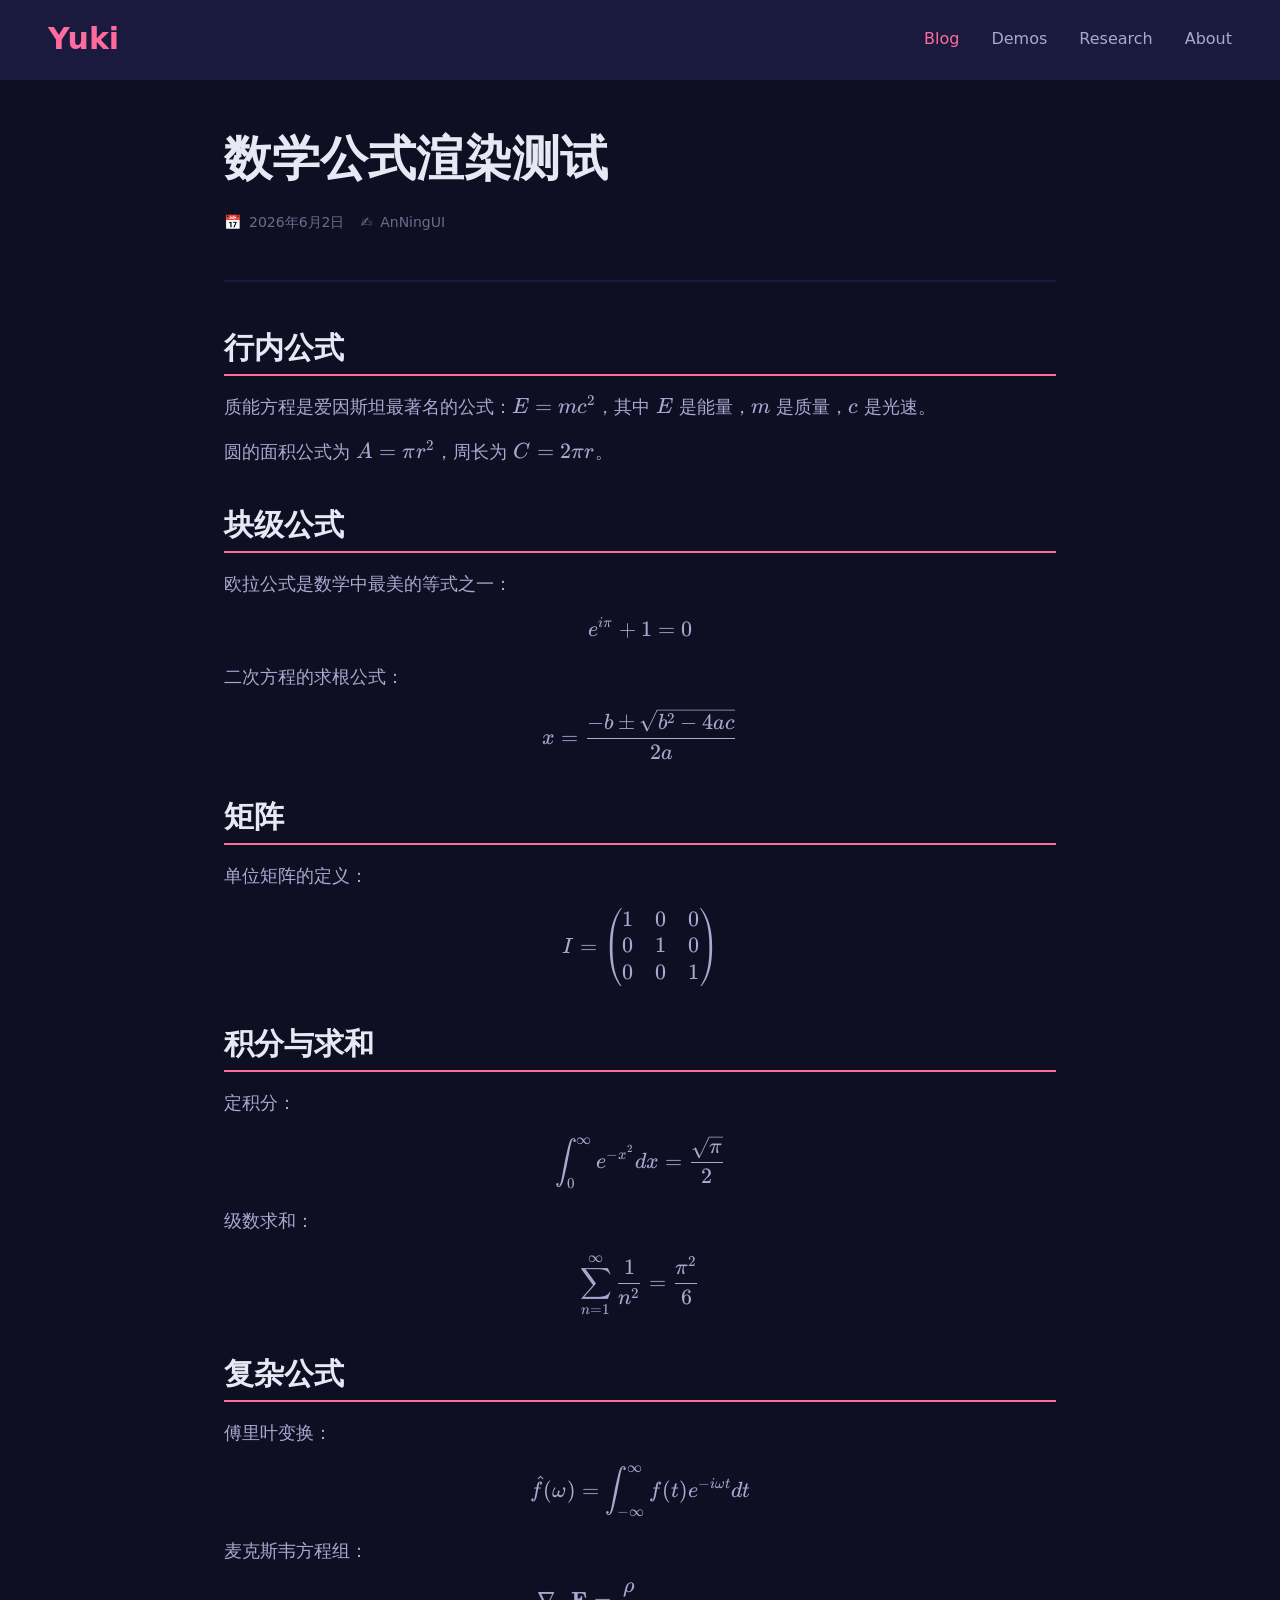
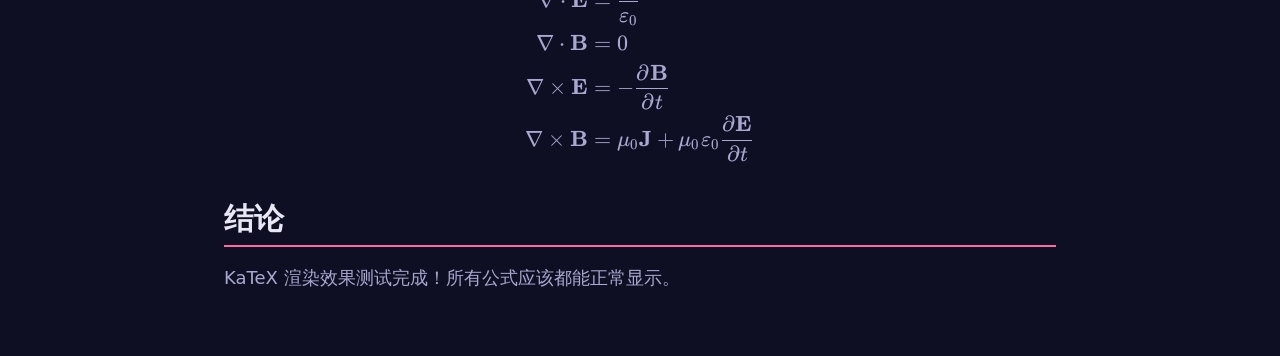
<file: posts/math-test/index.html>
<!DOCTYPE html><html lang="zh-CN"><head><meta charset="UTF-8"><meta name="description" content="测试 KaTeX 在 Astro 博客中的数学公式渲染效果"><meta name="viewport" content="width=device-width"><link rel="icon" type="image/svg+xml" href="/favicon.svg"><meta name="generator" content="Astro v7.0.3"><title>数学公式渲染测试</title><!-- Inter & Playfair Display Fonts --><link rel="preconnect" href="https://fonts.googleapis.com"><link rel="preconnect" href="https://fonts.gstatic.com" crossorigin><link href="https://fonts.googleapis.com/css2?family=Inter:wght@400;500;600;700;900&family=Playfair+Display:wght@400;500;600&display=swap" rel="stylesheet"><link rel="stylesheet" href="/_astro/_slug_.DiC33IMn.css"><link rel="stylesheet" href="/_astro/BaseLayout.CSwEzDOA.css"></head><body class="min-h-screen bg-bg-dark text-text-primary pt-16 lg:pt-20"><header class="fixed top-0 left-0 right-0 w-full h-16 lg:h-20 bg-bg-elevated border-b-2 border-stroke-dark z-50 backdrop-blur-sm bg-opacity-95"><div class="h-full px-4 sm:px-8 lg:px-12 flex items-center gap-4 lg:gap-8"><!-- Logo --><a href="/" class="text-xl lg:text-3xl font-black text-primary hover:opacity-80 transition-opacity">Yuki</a><!-- Spacer --><div class="flex-1"></div><!-- Navigation (hidden on mobile) --><nav class="hidden md:flex gap-6 lg:gap-8"><a href="/" class="text-sm lg:text-base font-medium transition-colors text-primary">Blog</a><a href="/demos" class="text-sm lg:text-base font-medium transition-colors text-text-secondary hover:text-text-primary">Demos</a><a href="/research" class="text-sm lg:text-base font-medium transition-colors text-text-secondary hover:text-text-primary">Research</a><a href="/about" class="text-sm lg:text-base font-medium transition-colors text-text-secondary hover:text-text-primary">About</a></nav><!-- Mobile Menu Icon --><button id="mobile-menu-button" class="md:hidden flex flex-col gap-1 w-8 h-8 items-center justify-center" aria-label="Menu"><div class="w-5 h-0.5 bg-text-primary rounded-full transition-transform duration-200"></div><div class="w-5 h-0.5 bg-text-primary rounded-full transition-opacity duration-200"></div><div class="w-5 h-0.5 bg-text-primary rounded-full transition-transform duration-200"></div></button></div><!-- Mobile Menu Dropdown --><nav id="mobile-menu" class="md:hidden absolute top-full left-0 w-full bg-bg-elevated border-b-2 border-stroke-dark transform origin-top scale-y-0 opacity-0 transition-all duration-200 ease-out z-50"><div class="flex flex-col py-4"><a href="/" class="px-6 py-3 text-base font-medium transition-colors text-primary bg-primary bg-opacity-10">Blog</a><a href="/demos" class="px-6 py-3 text-base font-medium transition-colors text-text-secondary hover:text-text-primary hover:bg-bg-card">Demos</a><a href="/research" class="px-6 py-3 text-base font-medium transition-colors text-text-secondary hover:text-text-primary hover:bg-bg-card">Research</a><a href="/about" class="px-6 py-3 text-base font-medium transition-colors text-text-secondary hover:text-text-primary hover:bg-bg-card">About</a></div></nav></header><script type="module">var e=document.getElementById(`mobile-menu-button`),t=document.getElementById(`mobile-menu`),n=!1;e?.addEventListener(`click`,()=>{if(n=!n,n){t?.classList.remove(`scale-y-0`,`opacity-0`),t?.classList.add(`scale-y-100`,`opacity-100`);let n=e.querySelectorAll(`div`);n[0]?.classList.add(`rotate-45`,`translate-y-[6px]`),n[1]?.classList.add(`opacity-0`),n[2]?.classList.add(`-rotate-45`,`-translate-y-[6px]`)}else{t?.classList.remove(`scale-y-100`,`opacity-100`),t?.classList.add(`scale-y-0`,`opacity-0`);let n=e.querySelectorAll(`div`);n[0]?.classList.remove(`rotate-45`,`translate-y-[6px]`),n[1]?.classList.remove(`opacity-0`),n[2]?.classList.remove(`-rotate-45`,`-translate-y-[6px]`)}}),document.addEventListener(`click`,r=>{n&&!e?.contains(r.target)&&!t?.contains(r.target)&&e?.click()});</script><article class="w-full max-w-4xl mx-auto px-4 sm:px-6 lg:px-8 py-8 lg:py-12"><!-- Article Header --><header class="mb-8 lg:mb-12 pb-6 lg:pb-8 border-b-2 border-stroke-dark"><h1 class="text-3xl sm:text-4xl lg:text-5xl font-black text-text-primary mb-4 lg:mb-6 leading-tight">数学公式渲染测试</h1><div class="flex flex-wrap items-center gap-4 text-sm text-text-muted mb-4"><time datetime="2026-06-02T00:00:00.000Z" class="flex items-center gap-2"><span>📅</span>2026年6月2日</time><span class="flex items-center gap-2"><span>✍️</span>AnNingUI</span></div></header><!-- Article Content --><div class="prose prose-invert max-w-none"><h2 id="行内公式">行内公式</h2>
<p>质能方程是爱因斯坦最著名的公式：<span class="katex"><span class="katex-mathml"><math xmlns="http://www.w3.org/1998/Math/MathML"><semantics><mrow><mi>E</mi><mo>=</mo><mi>m</mi><msup><mi>c</mi><mn>2</mn></msup></mrow><annotation encoding="application/x-tex">E=mc^2</annotation></semantics></math></span><span class="katex-html" aria-hidden="true"><span class="base"><span class="strut" style="height:0.6833em;"></span><span class="mord mathnormal" style="margin-right:0.0576em;">E</span><span class="mspace" style="margin-right:0.2778em;"></span><span class="mrel">=</span><span class="mspace" style="margin-right:0.2778em;"></span></span><span class="base"><span class="strut" style="height:0.8141em;"></span><span class="mord mathnormal">m</span><span class="mord"><span class="mord mathnormal">c</span><span class="msupsub"><span class="vlist-t"><span class="vlist-r"><span class="vlist" style="height:0.8141em;"><span style="top:-3.063em;margin-right:0.05em;"><span class="pstrut" style="height:2.7em;"></span><span class="sizing reset-size6 size3 mtight"><span class="mord mtight">2</span></span></span></span></span></span></span></span></span></span></span>，其中 <span class="katex"><span class="katex-mathml"><math xmlns="http://www.w3.org/1998/Math/MathML"><semantics><mrow><mi>E</mi></mrow><annotation encoding="application/x-tex">E</annotation></semantics></math></span><span class="katex-html" aria-hidden="true"><span class="base"><span class="strut" style="height:0.6833em;"></span><span class="mord mathnormal" style="margin-right:0.0576em;">E</span></span></span></span> 是能量，<span class="katex"><span class="katex-mathml"><math xmlns="http://www.w3.org/1998/Math/MathML"><semantics><mrow><mi>m</mi></mrow><annotation encoding="application/x-tex">m</annotation></semantics></math></span><span class="katex-html" aria-hidden="true"><span class="base"><span class="strut" style="height:0.4306em;"></span><span class="mord mathnormal">m</span></span></span></span> 是质量，<span class="katex"><span class="katex-mathml"><math xmlns="http://www.w3.org/1998/Math/MathML"><semantics><mrow><mi>c</mi></mrow><annotation encoding="application/x-tex">c</annotation></semantics></math></span><span class="katex-html" aria-hidden="true"><span class="base"><span class="strut" style="height:0.4306em;"></span><span class="mord mathnormal">c</span></span></span></span> 是光速。</p>
<p>圆的面积公式为 <span class="katex"><span class="katex-mathml"><math xmlns="http://www.w3.org/1998/Math/MathML"><semantics><mrow><mi>A</mi><mo>=</mo><mi>π</mi><msup><mi>r</mi><mn>2</mn></msup></mrow><annotation encoding="application/x-tex">A = \pi r^2</annotation></semantics></math></span><span class="katex-html" aria-hidden="true"><span class="base"><span class="strut" style="height:0.6833em;"></span><span class="mord mathnormal">A</span><span class="mspace" style="margin-right:0.2778em;"></span><span class="mrel">=</span><span class="mspace" style="margin-right:0.2778em;"></span></span><span class="base"><span class="strut" style="height:0.8141em;"></span><span class="mord mathnormal" style="margin-right:0.0359em;">π</span><span class="mord"><span class="mord mathnormal" style="margin-right:0.0278em;">r</span><span class="msupsub"><span class="vlist-t"><span class="vlist-r"><span class="vlist" style="height:0.8141em;"><span style="top:-3.063em;margin-right:0.05em;"><span class="pstrut" style="height:2.7em;"></span><span class="sizing reset-size6 size3 mtight"><span class="mord mtight">2</span></span></span></span></span></span></span></span></span></span></span>，周长为 <span class="katex"><span class="katex-mathml"><math xmlns="http://www.w3.org/1998/Math/MathML"><semantics><mrow><mi>C</mi><mo>=</mo><mn>2</mn><mi>π</mi><mi>r</mi></mrow><annotation encoding="application/x-tex">C = 2\pi r</annotation></semantics></math></span><span class="katex-html" aria-hidden="true"><span class="base"><span class="strut" style="height:0.6833em;"></span><span class="mord mathnormal" style="margin-right:0.0715em;">C</span><span class="mspace" style="margin-right:0.2778em;"></span><span class="mrel">=</span><span class="mspace" style="margin-right:0.2778em;"></span></span><span class="base"><span class="strut" style="height:0.6444em;"></span><span class="mord">2</span><span class="mord mathnormal" style="margin-right:0.0359em;">π</span><span class="mord mathnormal" style="margin-right:0.0278em;">r</span></span></span></span>。</p>
<h2 id="块级公式">块级公式</h2>
<p>欧拉公式是数学中最美的等式之一：</p>
<span class="katex-display"><span class="katex"><span class="katex-mathml"><math xmlns="http://www.w3.org/1998/Math/MathML" display="block"><semantics><mrow><msup><mi>e</mi><mrow><mi>i</mi><mi>π</mi></mrow></msup><mo>+</mo><mn>1</mn><mo>=</mo><mn>0</mn></mrow><annotation encoding="application/x-tex">e^{i\pi} + 1 = 0</annotation></semantics></math></span><span class="katex-html" aria-hidden="true"><span class="base"><span class="strut" style="height:0.958em;vertical-align:-0.0833em;"></span><span class="mord"><span class="mord mathnormal">e</span><span class="msupsub"><span class="vlist-t"><span class="vlist-r"><span class="vlist" style="height:0.8747em;"><span style="top:-3.113em;margin-right:0.05em;"><span class="pstrut" style="height:2.7em;"></span><span class="sizing reset-size6 size3 mtight"><span class="mord mtight"><span class="mord mathnormal mtight" style="margin-right:0.0359em;">iπ</span></span></span></span></span></span></span></span></span><span class="mspace" style="margin-right:0.2222em;"></span><span class="mbin">+</span><span class="mspace" style="margin-right:0.2222em;"></span></span><span class="base"><span class="strut" style="height:0.6444em;"></span><span class="mord">1</span><span class="mspace" style="margin-right:0.2778em;"></span><span class="mrel">=</span><span class="mspace" style="margin-right:0.2778em;"></span></span><span class="base"><span class="strut" style="height:0.6444em;"></span><span class="mord">0</span></span></span></span></span>
<p>二次方程的求根公式：</p>
<span class="katex-display"><span class="katex"><span class="katex-mathml"><math xmlns="http://www.w3.org/1998/Math/MathML" display="block"><semantics><mrow><mi>x</mi><mo>=</mo><mfrac><mrow><mo>−</mo><mi>b</mi><mo>±</mo><msqrt><mrow><msup><mi>b</mi><mn>2</mn></msup><mo>−</mo><mn>4</mn><mi>a</mi><mi>c</mi></mrow></msqrt></mrow><mrow><mn>2</mn><mi>a</mi></mrow></mfrac></mrow><annotation encoding="application/x-tex">x = \frac{-b \pm \sqrt{b^2 - 4ac}}{2a}</annotation></semantics></math></span><span class="katex-html" aria-hidden="true"><span class="base"><span class="strut" style="height:0.4306em;"></span><span class="mord mathnormal">x</span><span class="mspace" style="margin-right:0.2778em;"></span><span class="mrel">=</span><span class="mspace" style="margin-right:0.2778em;"></span></span><span class="base"><span class="strut" style="height:2.2764em;vertical-align:-0.686em;"></span><span class="mord"><span class="mopen nulldelimiter"></span><span class="mfrac"><span class="vlist-t vlist-t2"><span class="vlist-r"><span class="vlist" style="height:1.5904em;"><span style="top:-2.314em;"><span class="pstrut" style="height:3em;"></span><span class="mord"><span class="mord">2</span><span class="mord mathnormal">a</span></span></span><span style="top:-3.23em;"><span class="pstrut" style="height:3em;"></span><span class="frac-line" style="border-bottom-width:0.04em;"></span></span><span style="top:-3.677em;"><span class="pstrut" style="height:3em;"></span><span class="mord"><span class="mord">−</span><span class="mord mathnormal">b</span><span class="mspace" style="margin-right:0.2222em;"></span><span class="mbin">±</span><span class="mspace" style="margin-right:0.2222em;"></span><span class="mord sqrt"><span class="vlist-t vlist-t2"><span class="vlist-r"><span class="vlist" style="height:0.9134em;"><span class="svg-align" style="top:-3em;"><span class="pstrut" style="height:3em;"></span><span class="mord" style="padding-left:0.833em;"><span class="mord"><span class="mord mathnormal">b</span><span class="msupsub"><span class="vlist-t"><span class="vlist-r"><span class="vlist" style="height:0.7401em;"><span style="top:-2.989em;margin-right:0.05em;"><span class="pstrut" style="height:2.7em;"></span><span class="sizing reset-size6 size3 mtight"><span class="mord mtight">2</span></span></span></span></span></span></span></span><span class="mspace" style="margin-right:0.2222em;"></span><span class="mbin">−</span><span class="mspace" style="margin-right:0.2222em;"></span><span class="mord">4</span><span class="mord mathnormal">a</span><span class="mord mathnormal">c</span></span></span><span style="top:-2.8734em;"><span class="pstrut" style="height:3em;"></span><span class="hide-tail" style="min-width:0.853em;height:1.08em;"><svg xmlns="http://www.w3.org/2000/svg" width="400em" height="1.08em" viewBox="0 0 400000 1080" preserveAspectRatio="xMinYMin slice"><path d="M95,702
c-2.7,0,-7.17,-2.7,-13.5,-8c-5.8,-5.3,-9.5,-10,-9.5,-14
c0,-2,0.3,-3.3,1,-4c1.3,-2.7,23.83,-20.7,67.5,-54
c44.2,-33.3,65.8,-50.3,66.5,-51c1.3,-1.3,3,-2,5,-2c4.7,0,8.7,3.3,12,10
s173,378,173,378c0.7,0,35.3,-71,104,-213c68.7,-142,137.5,-285,206.5,-429
c69,-144,104.5,-217.7,106.5,-221
l0 -0
c5.3,-9.3,12,-14,20,-14
H400000v40H845.2724
s-225.272,467,-225.272,467s-235,486,-235,486c-2.7,4.7,-9,7,-19,7
c-6,0,-10,-1,-12,-3s-194,-422,-194,-422s-65,47,-65,47z
M834 80h400000v40h-400000z"></path></svg></span></span></span><span class="vlist-s">​</span></span><span class="vlist-r"><span class="vlist" style="height:0.1266em;"><span></span></span></span></span></span></span></span></span><span class="vlist-s">​</span></span><span class="vlist-r"><span class="vlist" style="height:0.686em;"><span></span></span></span></span></span><span class="mclose nulldelimiter"></span></span></span></span></span></span>
<h2 id="矩阵">矩阵</h2>
<p>单位矩阵的定义：</p>
<span class="katex-display"><span class="katex"><span class="katex-mathml"><math xmlns="http://www.w3.org/1998/Math/MathML" display="block"><semantics><mrow><mi>I</mi><mo>=</mo><mrow><mo fence="true">(</mo><mtable rowspacing="0.16em" columnalign="center center center" columnspacing="1em"><mtr><mtd><mstyle scriptlevel="0" displaystyle="false"><mn>1</mn></mstyle></mtd><mtd><mstyle scriptlevel="0" displaystyle="false"><mn>0</mn></mstyle></mtd><mtd><mstyle scriptlevel="0" displaystyle="false"><mn>0</mn></mstyle></mtd></mtr><mtr><mtd><mstyle scriptlevel="0" displaystyle="false"><mn>0</mn></mstyle></mtd><mtd><mstyle scriptlevel="0" displaystyle="false"><mn>1</mn></mstyle></mtd><mtd><mstyle scriptlevel="0" displaystyle="false"><mn>0</mn></mstyle></mtd></mtr><mtr><mtd><mstyle scriptlevel="0" displaystyle="false"><mn>0</mn></mstyle></mtd><mtd><mstyle scriptlevel="0" displaystyle="false"><mn>0</mn></mstyle></mtd><mtd><mstyle scriptlevel="0" displaystyle="false"><mn>1</mn></mstyle></mtd></mtr></mtable><mo fence="true">)</mo></mrow></mrow><annotation encoding="application/x-tex">I = \begin{pmatrix}
1 &#x26; 0 &#x26; 0 \\
0 &#x26; 1 &#x26; 0 \\
0 &#x26; 0 &#x26; 1
\end{pmatrix}</annotation></semantics></math></span><span class="katex-html" aria-hidden="true"><span class="base"><span class="strut" style="height:0.6833em;"></span><span class="mord mathnormal" style="margin-right:0.0785em;">I</span><span class="mspace" style="margin-right:0.2778em;"></span><span class="mrel">=</span><span class="mspace" style="margin-right:0.2778em;"></span></span><span class="base"><span class="strut" style="height:3.6em;vertical-align:-1.55em;"></span><span class="minner"><span class="mopen"><span class="delimsizing mult"><span class="vlist-t vlist-t2"><span class="vlist-r"><span class="vlist" style="height:2.05em;"><span style="top:-4.05em;"><span class="pstrut" style="height:5.6em;"></span><span style="width:0.875em;height:3.6em;"><svg xmlns="http://www.w3.org/2000/svg" width="0.875em" height="3.6em" viewBox="0 0 875 3600"><path d="M863,9c0,-2,-2,-5,-6,-9c0,0,-17,0,-17,0c-12.7,0,-19.3,0.3,-20,1
c-5.3,5.3,-10.3,11,-15,17c-242.7,294.7,-395.3,682,-458,1162c-21.3,163.3,-33.3,349,
-36,557 l0,84c0.2,6,0,26,0,60c2,159.3,10,310.7,24,454c53.3,528,210,
949.7,470,1265c4.7,6,9.7,11.7,15,17c0.7,0.7,7,1,19,1c0,0,18,0,18,0c4,-4,6,-7,6,-9
c0,-2.7,-3.3,-8.7,-10,-18c-135.3,-192.7,-235.5,-414.3,-300.5,-665c-65,-250.7,-102.5,
-544.7,-112.5,-882c-2,-104,-3,-167,-3,-189
l0,-92c0,-162.7,5.7,-314,17,-454c20.7,-272,63.7,-513,129,-723c65.3,
-210,155.3,-396.3,270,-559c6.7,-9.3,10,-15.3,10,-18z"></path></svg></span></span></span><span class="vlist-s">​</span></span><span class="vlist-r"><span class="vlist" style="height:1.55em;"><span></span></span></span></span></span></span><span class="mord"><span class="mtable"><span class="col-align-c"><span class="vlist-t vlist-t2"><span class="vlist-r"><span class="vlist" style="height:2.05em;"><span style="top:-4.21em;"><span class="pstrut" style="height:3em;"></span><span class="mord"><span class="mord">1</span></span></span><span style="top:-3.01em;"><span class="pstrut" style="height:3em;"></span><span class="mord"><span class="mord">0</span></span></span><span style="top:-1.81em;"><span class="pstrut" style="height:3em;"></span><span class="mord"><span class="mord">0</span></span></span></span><span class="vlist-s">​</span></span><span class="vlist-r"><span class="vlist" style="height:1.55em;"><span></span></span></span></span></span><span class="arraycolsep" style="width:0.5em;"></span><span class="arraycolsep" style="width:0.5em;"></span><span class="col-align-c"><span class="vlist-t vlist-t2"><span class="vlist-r"><span class="vlist" style="height:2.05em;"><span style="top:-4.21em;"><span class="pstrut" style="height:3em;"></span><span class="mord"><span class="mord">0</span></span></span><span style="top:-3.01em;"><span class="pstrut" style="height:3em;"></span><span class="mord"><span class="mord">1</span></span></span><span style="top:-1.81em;"><span class="pstrut" style="height:3em;"></span><span class="mord"><span class="mord">0</span></span></span></span><span class="vlist-s">​</span></span><span class="vlist-r"><span class="vlist" style="height:1.55em;"><span></span></span></span></span></span><span class="arraycolsep" style="width:0.5em;"></span><span class="arraycolsep" style="width:0.5em;"></span><span class="col-align-c"><span class="vlist-t vlist-t2"><span class="vlist-r"><span class="vlist" style="height:2.05em;"><span style="top:-4.21em;"><span class="pstrut" style="height:3em;"></span><span class="mord"><span class="mord">0</span></span></span><span style="top:-3.01em;"><span class="pstrut" style="height:3em;"></span><span class="mord"><span class="mord">0</span></span></span><span style="top:-1.81em;"><span class="pstrut" style="height:3em;"></span><span class="mord"><span class="mord">1</span></span></span></span><span class="vlist-s">​</span></span><span class="vlist-r"><span class="vlist" style="height:1.55em;"><span></span></span></span></span></span></span></span><span class="mclose"><span class="delimsizing mult"><span class="vlist-t vlist-t2"><span class="vlist-r"><span class="vlist" style="height:2.05em;"><span style="top:-4.05em;"><span class="pstrut" style="height:5.6em;"></span><span style="width:0.875em;height:3.6em;"><svg xmlns="http://www.w3.org/2000/svg" width="0.875em" height="3.6em" viewBox="0 0 875 3600"><path d="M76,0c-16.7,0,-25,3,-25,9c0,2,2,6.3,6,13c21.3,28.7,42.3,60.3,
63,95c96.7,156.7,172.8,332.5,228.5,527.5c55.7,195,92.8,416.5,111.5,664.5
c11.3,139.3,17,290.7,17,454c0,28,1.7,43,3.3,45l0,9
c-3,4,-3.3,16.7,-3.3,38c0,162,-5.7,313.7,-17,455c-18.7,248,-55.8,469.3,-111.5,664
c-55.7,194.7,-131.8,370.3,-228.5,527c-20.7,34.7,-41.7,66.3,-63,95c-2,3.3,-4,7,-6,11
c0,7.3,5.7,11,17,11c0,0,11,0,11,0c9.3,0,14.3,-0.3,15,-1c5.3,-5.3,10.3,-11,15,-17
c242.7,-294.7,395.3,-681.7,458,-1161c21.3,-164.7,33.3,-350.7,36,-558
l0,-144c-2,-159.3,-10,-310.7,-24,-454c-53.3,-528,-210,-949.7,
-470,-1265c-4.7,-6,-9.7,-11.7,-15,-17c-0.7,-0.7,-6.7,-1,-18,-1z"></path></svg></span></span></span><span class="vlist-s">​</span></span><span class="vlist-r"><span class="vlist" style="height:1.55em;"><span></span></span></span></span></span></span></span></span></span></span></span>
<h2 id="积分与求和">积分与求和</h2>
<p>定积分：</p>
<span class="katex-display"><span class="katex"><span class="katex-mathml"><math xmlns="http://www.w3.org/1998/Math/MathML" display="block"><semantics><mrow><msubsup><mo>∫</mo><mn>0</mn><mi mathvariant="normal">∞</mi></msubsup><msup><mi>e</mi><mrow><mo>−</mo><msup><mi>x</mi><mn>2</mn></msup></mrow></msup><mi>d</mi><mi>x</mi><mo>=</mo><mfrac><msqrt><mi>π</mi></msqrt><mn>2</mn></mfrac></mrow><annotation encoding="application/x-tex">\int_0^\infty e^{-x^2} dx = \frac{\sqrt{\pi}}{2}</annotation></semantics></math></span><span class="katex-html" aria-hidden="true"><span class="base"><span class="strut" style="height:2.3262em;vertical-align:-0.9119em;"></span><span class="mop"><span class="mop op-symbol large-op" style="margin-right:0.4445em;position:relative;top:-0.0011em;">∫</span><span class="msupsub"><span class="vlist-t vlist-t2"><span class="vlist-r"><span class="vlist" style="height:1.4143em;"><span style="top:-1.7881em;margin-left:-0.4445em;margin-right:0.05em;"><span class="pstrut" style="height:2.7em;"></span><span class="sizing reset-size6 size3 mtight"><span class="mord mtight">0</span></span></span><span style="top:-3.8129em;margin-right:0.05em;"><span class="pstrut" style="height:2.7em;"></span><span class="sizing reset-size6 size3 mtight"><span class="mord mtight">∞</span></span></span></span><span class="vlist-s">​</span></span><span class="vlist-r"><span class="vlist" style="height:0.9119em;"><span></span></span></span></span></span></span><span class="mspace" style="margin-right:0.1667em;"></span><span class="mord"><span class="mord mathnormal">e</span><span class="msupsub"><span class="vlist-t"><span class="vlist-r"><span class="vlist" style="height:1.0369em;"><span style="top:-3.113em;margin-right:0.05em;"><span class="pstrut" style="height:2.7em;"></span><span class="sizing reset-size6 size3 mtight"><span class="mord mtight"><span class="mord mtight">−</span><span class="mord mtight"><span class="mord mathnormal mtight">x</span><span class="msupsub"><span class="vlist-t"><span class="vlist-r"><span class="vlist" style="height:0.8913em;"><span style="top:-2.931em;margin-right:0.0714em;"><span class="pstrut" style="height:2.5em;"></span><span class="sizing reset-size3 size1 mtight"><span class="mord mtight">2</span></span></span></span></span></span></span></span></span></span></span></span></span></span></span></span><span class="mord mathnormal">d</span><span class="mord mathnormal">x</span><span class="mspace" style="margin-right:0.2778em;"></span><span class="mrel">=</span><span class="mspace" style="margin-right:0.2778em;"></span></span><span class="base"><span class="strut" style="height:2.1633em;vertical-align:-0.686em;"></span><span class="mord"><span class="mopen nulldelimiter"></span><span class="mfrac"><span class="vlist-t vlist-t2"><span class="vlist-r"><span class="vlist" style="height:1.4773em;"><span style="top:-2.314em;"><span class="pstrut" style="height:3em;"></span><span class="mord"><span class="mord">2</span></span></span><span style="top:-3.23em;"><span class="pstrut" style="height:3em;"></span><span class="frac-line" style="border-bottom-width:0.04em;"></span></span><span style="top:-3.677em;"><span class="pstrut" style="height:3em;"></span><span class="mord"><span class="mord sqrt"><span class="vlist-t vlist-t2"><span class="vlist-r"><span class="vlist" style="height:0.8003em;"><span class="svg-align" style="top:-3em;"><span class="pstrut" style="height:3em;"></span><span class="mord" style="padding-left:0.833em;"><span class="mord mathnormal" style="margin-right:0.0359em;">π</span></span></span><span style="top:-2.7603em;"><span class="pstrut" style="height:3em;"></span><span class="hide-tail" style="min-width:0.853em;height:1.08em;"><svg xmlns="http://www.w3.org/2000/svg" width="400em" height="1.08em" viewBox="0 0 400000 1080" preserveAspectRatio="xMinYMin slice"><path d="M95,702
c-2.7,0,-7.17,-2.7,-13.5,-8c-5.8,-5.3,-9.5,-10,-9.5,-14
c0,-2,0.3,-3.3,1,-4c1.3,-2.7,23.83,-20.7,67.5,-54
c44.2,-33.3,65.8,-50.3,66.5,-51c1.3,-1.3,3,-2,5,-2c4.7,0,8.7,3.3,12,10
s173,378,173,378c0.7,0,35.3,-71,104,-213c68.7,-142,137.5,-285,206.5,-429
c69,-144,104.5,-217.7,106.5,-221
l0 -0
c5.3,-9.3,12,-14,20,-14
H400000v40H845.2724
s-225.272,467,-225.272,467s-235,486,-235,486c-2.7,4.7,-9,7,-19,7
c-6,0,-10,-1,-12,-3s-194,-422,-194,-422s-65,47,-65,47z
M834 80h400000v40h-400000z"></path></svg></span></span></span><span class="vlist-s">​</span></span><span class="vlist-r"><span class="vlist" style="height:0.2397em;"><span></span></span></span></span></span></span></span></span><span class="vlist-s">​</span></span><span class="vlist-r"><span class="vlist" style="height:0.686em;"><span></span></span></span></span></span><span class="mclose nulldelimiter"></span></span></span></span></span></span>
<p>级数求和：</p>
<span class="katex-display"><span class="katex"><span class="katex-mathml"><math xmlns="http://www.w3.org/1998/Math/MathML" display="block"><semantics><mrow><munderover><mo>∑</mo><mrow><mi>n</mi><mo>=</mo><mn>1</mn></mrow><mi mathvariant="normal">∞</mi></munderover><mfrac><mn>1</mn><msup><mi>n</mi><mn>2</mn></msup></mfrac><mo>=</mo><mfrac><msup><mi>π</mi><mn>2</mn></msup><mn>6</mn></mfrac></mrow><annotation encoding="application/x-tex">\sum_{n=1}^{\infty} \frac{1}{n^2} = \frac{\pi^2}{6}</annotation></semantics></math></span><span class="katex-html" aria-hidden="true"><span class="base"><span class="strut" style="height:2.9185em;vertical-align:-1.2671em;"></span><span class="mop op-limits"><span class="vlist-t vlist-t2"><span class="vlist-r"><span class="vlist" style="height:1.6514em;"><span style="top:-1.8829em;margin-left:0em;"><span class="pstrut" style="height:3.05em;"></span><span class="sizing reset-size6 size3 mtight"><span class="mord mtight"><span class="mord mathnormal mtight">n</span><span class="mrel mtight">=</span><span class="mord mtight">1</span></span></span></span><span style="top:-3.05em;"><span class="pstrut" style="height:3.05em;"></span><span><span class="mop op-symbol large-op">∑</span></span></span><span style="top:-4.3em;margin-left:0em;"><span class="pstrut" style="height:3.05em;"></span><span class="sizing reset-size6 size3 mtight"><span class="mord mtight"><span class="mord mtight">∞</span></span></span></span></span><span class="vlist-s">​</span></span><span class="vlist-r"><span class="vlist" style="height:1.2671em;"><span></span></span></span></span></span><span class="mspace" style="margin-right:0.1667em;"></span><span class="mord"><span class="mopen nulldelimiter"></span><span class="mfrac"><span class="vlist-t vlist-t2"><span class="vlist-r"><span class="vlist" style="height:1.3214em;"><span style="top:-2.314em;"><span class="pstrut" style="height:3em;"></span><span class="mord"><span class="mord"><span class="mord mathnormal">n</span><span class="msupsub"><span class="vlist-t"><span class="vlist-r"><span class="vlist" style="height:0.7401em;"><span style="top:-2.989em;margin-right:0.05em;"><span class="pstrut" style="height:2.7em;"></span><span class="sizing reset-size6 size3 mtight"><span class="mord mtight">2</span></span></span></span></span></span></span></span></span></span><span style="top:-3.23em;"><span class="pstrut" style="height:3em;"></span><span class="frac-line" style="border-bottom-width:0.04em;"></span></span><span style="top:-3.677em;"><span class="pstrut" style="height:3em;"></span><span class="mord"><span class="mord">1</span></span></span></span><span class="vlist-s">​</span></span><span class="vlist-r"><span class="vlist" style="height:0.686em;"><span></span></span></span></span></span><span class="mclose nulldelimiter"></span></span><span class="mspace" style="margin-right:0.2778em;"></span><span class="mrel">=</span><span class="mspace" style="margin-right:0.2778em;"></span></span><span class="base"><span class="strut" style="height:2.1771em;vertical-align:-0.686em;"></span><span class="mord"><span class="mopen nulldelimiter"></span><span class="mfrac"><span class="vlist-t vlist-t2"><span class="vlist-r"><span class="vlist" style="height:1.4911em;"><span style="top:-2.314em;"><span class="pstrut" style="height:3em;"></span><span class="mord"><span class="mord">6</span></span></span><span style="top:-3.23em;"><span class="pstrut" style="height:3em;"></span><span class="frac-line" style="border-bottom-width:0.04em;"></span></span><span style="top:-3.677em;"><span class="pstrut" style="height:3em;"></span><span class="mord"><span class="mord"><span class="mord mathnormal" style="margin-right:0.0359em;">π</span><span class="msupsub"><span class="vlist-t"><span class="vlist-r"><span class="vlist" style="height:0.8141em;"><span style="top:-3.063em;margin-right:0.05em;"><span class="pstrut" style="height:2.7em;"></span><span class="sizing reset-size6 size3 mtight"><span class="mord mtight">2</span></span></span></span></span></span></span></span></span></span></span><span class="vlist-s">​</span></span><span class="vlist-r"><span class="vlist" style="height:0.686em;"><span></span></span></span></span></span><span class="mclose nulldelimiter"></span></span></span></span></span></span>
<h2 id="复杂公式">复杂公式</h2>
<p>傅里叶变换：</p>
<span class="katex-display"><span class="katex"><span class="katex-mathml"><math xmlns="http://www.w3.org/1998/Math/MathML" display="block"><semantics><mrow><mover accent="true"><mi>f</mi><mo>^</mo></mover><mo stretchy="false">(</mo><mi>ω</mi><mo stretchy="false">)</mo><mo>=</mo><msubsup><mo>∫</mo><mrow><mo>−</mo><mi mathvariant="normal">∞</mi></mrow><mi mathvariant="normal">∞</mi></msubsup><mi>f</mi><mo stretchy="false">(</mo><mi>t</mi><mo stretchy="false">)</mo><msup><mi>e</mi><mrow><mo>−</mo><mi>i</mi><mi>ω</mi><mi>t</mi></mrow></msup><mi>d</mi><mi>t</mi></mrow><annotation encoding="application/x-tex">\hat{f}(\omega) = \int_{-\infty}^{\infty} f(t) e^{-i\omega t} dt</annotation></semantics></math></span><span class="katex-html" aria-hidden="true"><span class="base"><span class="strut" style="height:1.2079em;vertical-align:-0.25em;"></span><span class="mord accent"><span class="vlist-t vlist-t2"><span class="vlist-r"><span class="vlist" style="height:0.9579em;"><span style="top:-3em;"><span class="pstrut" style="height:3em;"></span><span class="mord mathnormal" style="margin-right:0.1076em;">f</span></span><span style="top:-3.2634em;"><span class="pstrut" style="height:3em;"></span><span class="accent-body" style="left:-0.0833em;"><span class="mord">^</span></span></span></span><span class="vlist-s">​</span></span><span class="vlist-r"><span class="vlist" style="height:0.1944em;"><span></span></span></span></span></span><span class="mopen">(</span><span class="mord mathnormal" style="margin-right:0.0359em;">ω</span><span class="mclose">)</span><span class="mspace" style="margin-right:0.2778em;"></span><span class="mrel">=</span><span class="mspace" style="margin-right:0.2778em;"></span></span><span class="base"><span class="strut" style="height:2.3846em;vertical-align:-0.9703em;"></span><span class="mop"><span class="mop op-symbol large-op" style="margin-right:0.4445em;position:relative;top:-0.0011em;">∫</span><span class="msupsub"><span class="vlist-t vlist-t2"><span class="vlist-r"><span class="vlist" style="height:1.4143em;"><span style="top:-1.7881em;margin-left:-0.4445em;margin-right:0.05em;"><span class="pstrut" style="height:2.7em;"></span><span class="sizing reset-size6 size3 mtight"><span class="mord mtight"><span class="mord mtight">−</span><span class="mord mtight">∞</span></span></span></span><span style="top:-3.8129em;margin-right:0.05em;"><span class="pstrut" style="height:2.7em;"></span><span class="sizing reset-size6 size3 mtight"><span class="mord mtight"><span class="mord mtight">∞</span></span></span></span></span><span class="vlist-s">​</span></span><span class="vlist-r"><span class="vlist" style="height:0.9703em;"><span></span></span></span></span></span></span><span class="mspace" style="margin-right:0.1667em;"></span><span class="mord mathnormal" style="margin-right:0.1076em;">f</span><span class="mopen">(</span><span class="mord mathnormal">t</span><span class="mclose">)</span><span class="mord"><span class="mord mathnormal">e</span><span class="msupsub"><span class="vlist-t"><span class="vlist-r"><span class="vlist" style="height:0.8747em;"><span style="top:-3.113em;margin-right:0.05em;"><span class="pstrut" style="height:2.7em;"></span><span class="sizing reset-size6 size3 mtight"><span class="mord mtight"><span class="mord mtight">−</span><span class="mord mathnormal mtight" style="margin-right:0.0359em;">iω</span><span class="mord mathnormal mtight">t</span></span></span></span></span></span></span></span></span><span class="mord mathnormal">d</span><span class="mord mathnormal">t</span></span></span></span></span>
<p>麦克斯韦方程组：</p>
<span class="katex-display"><span class="katex"><span class="katex-mathml"><math xmlns="http://www.w3.org/1998/Math/MathML" display="block"><semantics><mtable rowspacing="0.25em" columnalign="right left" columnspacing="0em"><mtr><mtd><mstyle scriptlevel="0" displaystyle="true"><mrow><mi mathvariant="normal">∇</mi><mo>⋅</mo><mi mathvariant="bold">E</mi></mrow></mstyle></mtd><mtd><mstyle scriptlevel="0" displaystyle="true"><mrow><mrow></mrow><mo>=</mo><mfrac><mi>ρ</mi><msub><mi>ε</mi><mn>0</mn></msub></mfrac></mrow></mstyle></mtd></mtr><mtr><mtd><mstyle scriptlevel="0" displaystyle="true"><mrow><mi mathvariant="normal">∇</mi><mo>⋅</mo><mi mathvariant="bold">B</mi></mrow></mstyle></mtd><mtd><mstyle scriptlevel="0" displaystyle="true"><mrow><mrow></mrow><mo>=</mo><mn>0</mn></mrow></mstyle></mtd></mtr><mtr><mtd><mstyle scriptlevel="0" displaystyle="true"><mrow><mi mathvariant="normal">∇</mi><mo>×</mo><mi mathvariant="bold">E</mi></mrow></mstyle></mtd><mtd><mstyle scriptlevel="0" displaystyle="true"><mrow><mrow></mrow><mo>=</mo><mo>−</mo><mfrac><mrow><mi mathvariant="normal">∂</mi><mi mathvariant="bold">B</mi></mrow><mrow><mi mathvariant="normal">∂</mi><mi>t</mi></mrow></mfrac></mrow></mstyle></mtd></mtr><mtr><mtd><mstyle scriptlevel="0" displaystyle="true"><mrow><mi mathvariant="normal">∇</mi><mo>×</mo><mi mathvariant="bold">B</mi></mrow></mstyle></mtd><mtd><mstyle scriptlevel="0" displaystyle="true"><mrow><mrow></mrow><mo>=</mo><msub><mi>μ</mi><mn>0</mn></msub><mi mathvariant="bold">J</mi><mo>+</mo><msub><mi>μ</mi><mn>0</mn></msub><msub><mi>ε</mi><mn>0</mn></msub><mfrac><mrow><mi mathvariant="normal">∂</mi><mi mathvariant="bold">E</mi></mrow><mrow><mi mathvariant="normal">∂</mi><mi>t</mi></mrow></mfrac></mrow></mstyle></mtd></mtr></mtable><annotation encoding="application/x-tex">\begin{aligned}
\nabla \cdot \mathbf{E} &#x26;= \frac{\rho}{\varepsilon_0} \\
\nabla \cdot \mathbf{B} &#x26;= 0 \\
\nabla \times \mathbf{E} &#x26;= -\frac{\partial \mathbf{B}}{\partial t} \\
\nabla \times \mathbf{B} &#x26;= \mu_0 \mathbf{J} + \mu_0 \varepsilon_0 \frac{\partial \mathbf{E}}{\partial t}
\end{aligned}</annotation></semantics></math></span><span class="katex-html" aria-hidden="true"><span class="base"><span class="strut" style="height:8.1584em;vertical-align:-3.8292em;"></span><span class="mord"><span class="mtable"><span class="col-align-r"><span class="vlist-t vlist-t2"><span class="vlist-r"><span class="vlist" style="height:4.3292em;"><span style="top:-6.5931em;"><span class="pstrut" style="height:3.3714em;"></span><span class="mord"><span class="mord">∇</span><span class="mspace" style="margin-right:0.2222em;"></span><span class="mbin">⋅</span><span class="mspace" style="margin-right:0.2222em;"></span><span class="mord mathbf">E</span></span></span><span style="top:-4.6171em;"><span class="pstrut" style="height:3.3714em;"></span><span class="mord"><span class="mord">∇</span><span class="mspace" style="margin-right:0.2222em;"></span><span class="mbin">⋅</span><span class="mspace" style="margin-right:0.2222em;"></span><span class="mord mathbf">B</span></span></span><span style="top:-2.5857em;"><span class="pstrut" style="height:3.3714em;"></span><span class="mord"><span class="mord">∇</span><span class="mspace" style="margin-right:0.2222em;"></span><span class="mbin">×</span><span class="mspace" style="margin-right:0.2222em;"></span><span class="mord mathbf">E</span></span></span><span style="top:-0.2282em;"><span class="pstrut" style="height:3.3714em;"></span><span class="mord"><span class="mord">∇</span><span class="mspace" style="margin-right:0.2222em;"></span><span class="mbin">×</span><span class="mspace" style="margin-right:0.2222em;"></span><span class="mord mathbf">B</span></span></span></span><span class="vlist-s">​</span></span><span class="vlist-r"><span class="vlist" style="height:3.8292em;"><span></span></span></span></span></span><span class="col-align-l"><span class="vlist-t vlist-t2"><span class="vlist-r"><span class="vlist" style="height:4.3292em;"><span style="top:-6.5931em;"><span class="pstrut" style="height:3.3714em;"></span><span class="mord"><span class="mord"></span><span class="mspace" style="margin-right:0.2778em;"></span><span class="mrel">=</span><span class="mspace" style="margin-right:0.2778em;"></span><span class="mord"><span class="mopen nulldelimiter"></span><span class="mfrac"><span class="vlist-t vlist-t2"><span class="vlist-r"><span class="vlist" style="height:1.1076em;"><span style="top:-2.314em;"><span class="pstrut" style="height:3em;"></span><span class="mord"><span class="mord"><span class="mord mathnormal">ε</span><span class="msupsub"><span class="vlist-t vlist-t2"><span class="vlist-r"><span class="vlist" style="height:0.3011em;"><span style="top:-2.55em;margin-left:0em;margin-right:0.05em;"><span class="pstrut" style="height:2.7em;"></span><span class="sizing reset-size6 size3 mtight"><span class="mord mtight">0</span></span></span></span><span class="vlist-s">​</span></span><span class="vlist-r"><span class="vlist" style="height:0.15em;"><span></span></span></span></span></span></span></span></span><span style="top:-3.23em;"><span class="pstrut" style="height:3em;"></span><span class="frac-line" style="border-bottom-width:0.04em;"></span></span><span style="top:-3.677em;"><span class="pstrut" style="height:3em;"></span><span class="mord"><span class="mord mathnormal">ρ</span></span></span></span><span class="vlist-s">​</span></span><span class="vlist-r"><span class="vlist" style="height:0.836em;"><span></span></span></span></span></span><span class="mclose nulldelimiter"></span></span></span></span><span style="top:-4.6171em;"><span class="pstrut" style="height:3.3714em;"></span><span class="mord"><span class="mord"></span><span class="mspace" style="margin-right:0.2778em;"></span><span class="mrel">=</span><span class="mspace" style="margin-right:0.2778em;"></span><span class="mord">0</span></span></span><span style="top:-2.5857em;"><span class="pstrut" style="height:3.3714em;"></span><span class="mord"><span class="mord"></span><span class="mspace" style="margin-right:0.2778em;"></span><span class="mrel">=</span><span class="mspace" style="margin-right:0.2778em;"></span><span class="mord">−</span><span class="mord"><span class="mopen nulldelimiter"></span><span class="mfrac"><span class="vlist-t vlist-t2"><span class="vlist-r"><span class="vlist" style="height:1.3714em;"><span style="top:-2.314em;"><span class="pstrut" style="height:3em;"></span><span class="mord"><span class="mord" style="margin-right:0.0556em;">∂</span><span class="mord mathnormal">t</span></span></span><span style="top:-3.23em;"><span class="pstrut" style="height:3em;"></span><span class="frac-line" style="border-bottom-width:0.04em;"></span></span><span style="top:-3.677em;"><span class="pstrut" style="height:3em;"></span><span class="mord"><span class="mord" style="margin-right:0.0556em;">∂</span><span class="mord mathbf">B</span></span></span></span><span class="vlist-s">​</span></span><span class="vlist-r"><span class="vlist" style="height:0.686em;"><span></span></span></span></span></span><span class="mclose nulldelimiter"></span></span></span></span><span style="top:-0.2282em;"><span class="pstrut" style="height:3.3714em;"></span><span class="mord"><span class="mord"></span><span class="mspace" style="margin-right:0.2778em;"></span><span class="mrel">=</span><span class="mspace" style="margin-right:0.2778em;"></span><span class="mord"><span class="mord mathnormal">μ</span><span class="msupsub"><span class="vlist-t vlist-t2"><span class="vlist-r"><span class="vlist" style="height:0.3011em;"><span style="top:-2.55em;margin-left:0em;margin-right:0.05em;"><span class="pstrut" style="height:2.7em;"></span><span class="sizing reset-size6 size3 mtight"><span class="mord mtight">0</span></span></span></span><span class="vlist-s">​</span></span><span class="vlist-r"><span class="vlist" style="height:0.15em;"><span></span></span></span></span></span></span><span class="mord mathbf">J</span><span class="mspace" style="margin-right:0.2222em;"></span><span class="mbin">+</span><span class="mspace" style="margin-right:0.2222em;"></span><span class="mord"><span class="mord mathnormal">μ</span><span class="msupsub"><span class="vlist-t vlist-t2"><span class="vlist-r"><span class="vlist" style="height:0.3011em;"><span style="top:-2.55em;margin-left:0em;margin-right:0.05em;"><span class="pstrut" style="height:2.7em;"></span><span class="sizing reset-size6 size3 mtight"><span class="mord mtight">0</span></span></span></span><span class="vlist-s">​</span></span><span class="vlist-r"><span class="vlist" style="height:0.15em;"><span></span></span></span></span></span></span><span class="mord"><span class="mord mathnormal">ε</span><span class="msupsub"><span class="vlist-t vlist-t2"><span class="vlist-r"><span class="vlist" style="height:0.3011em;"><span style="top:-2.55em;margin-left:0em;margin-right:0.05em;"><span class="pstrut" style="height:2.7em;"></span><span class="sizing reset-size6 size3 mtight"><span class="mord mtight">0</span></span></span></span><span class="vlist-s">​</span></span><span class="vlist-r"><span class="vlist" style="height:0.15em;"><span></span></span></span></span></span></span><span class="mord"><span class="mopen nulldelimiter"></span><span class="mfrac"><span class="vlist-t vlist-t2"><span class="vlist-r"><span class="vlist" style="height:1.3714em;"><span style="top:-2.314em;"><span class="pstrut" style="height:3em;"></span><span class="mord"><span class="mord" style="margin-right:0.0556em;">∂</span><span class="mord mathnormal">t</span></span></span><span style="top:-3.23em;"><span class="pstrut" style="height:3em;"></span><span class="frac-line" style="border-bottom-width:0.04em;"></span></span><span style="top:-3.677em;"><span class="pstrut" style="height:3em;"></span><span class="mord"><span class="mord" style="margin-right:0.0556em;">∂</span><span class="mord mathbf">E</span></span></span></span><span class="vlist-s">​</span></span><span class="vlist-r"><span class="vlist" style="height:0.686em;"><span></span></span></span></span></span><span class="mclose nulldelimiter"></span></span></span></span></span><span class="vlist-s">​</span></span><span class="vlist-r"><span class="vlist" style="height:3.8292em;"><span></span></span></span></span></span></span></span></span></span></span></span>
<h2 id="结论">结论</h2>
<p>KaTeX 渲染效果测试完成！所有公式应该都能正常显示。</p></div></article></body></html>
</file>
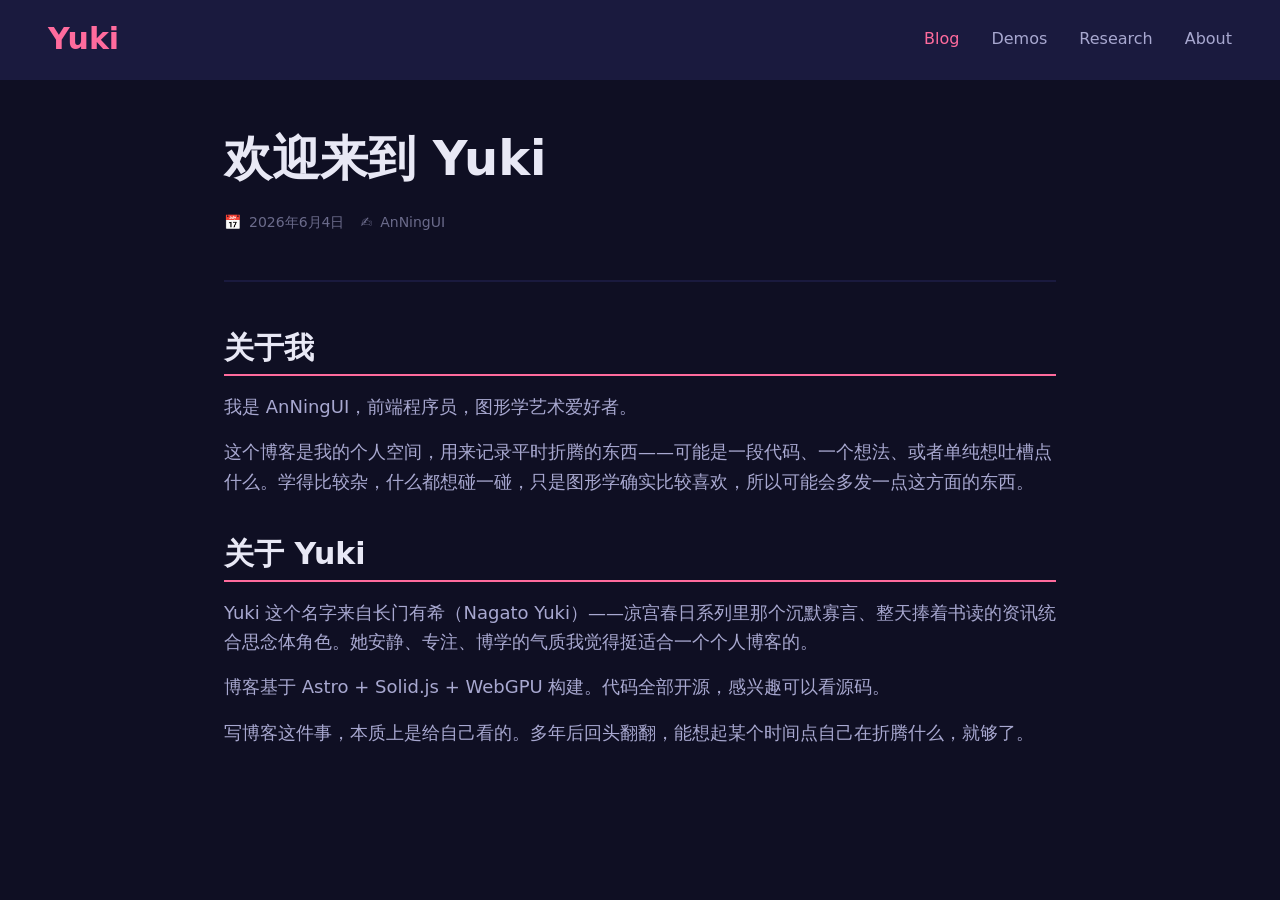
<file: posts/yuki-intro/index.html>
<!DOCTYPE html><html lang="zh-CN"><head><meta charset="UTF-8"><meta name="description" content="Yuki 博客的第一篇文章，简单聊聊这个博客"><meta name="viewport" content="width=device-width"><link rel="icon" type="image/svg+xml" href="/favicon.svg"><meta name="generator" content="Astro v7.0.3"><title>欢迎来到 Yuki</title><!-- Inter & Playfair Display Fonts --><link rel="preconnect" href="https://fonts.googleapis.com"><link rel="preconnect" href="https://fonts.gstatic.com" crossorigin><link href="https://fonts.googleapis.com/css2?family=Inter:wght@400;500;600;700;900&family=Playfair+Display:wght@400;500;600&display=swap" rel="stylesheet"><link rel="stylesheet" href="/_astro/_slug_.DiC33IMn.css"><link rel="stylesheet" href="/_astro/BaseLayout.CSwEzDOA.css"></head><body class="min-h-screen bg-bg-dark text-text-primary pt-16 lg:pt-20"><header class="fixed top-0 left-0 right-0 w-full h-16 lg:h-20 bg-bg-elevated border-b-2 border-stroke-dark z-50 backdrop-blur-sm bg-opacity-95"><div class="h-full px-4 sm:px-8 lg:px-12 flex items-center gap-4 lg:gap-8"><!-- Logo --><a href="/" class="text-xl lg:text-3xl font-black text-primary hover:opacity-80 transition-opacity">Yuki</a><!-- Spacer --><div class="flex-1"></div><!-- Navigation (hidden on mobile) --><nav class="hidden md:flex gap-6 lg:gap-8"><a href="/" class="text-sm lg:text-base font-medium transition-colors text-primary">Blog</a><a href="/demos" class="text-sm lg:text-base font-medium transition-colors text-text-secondary hover:text-text-primary">Demos</a><a href="/research" class="text-sm lg:text-base font-medium transition-colors text-text-secondary hover:text-text-primary">Research</a><a href="/about" class="text-sm lg:text-base font-medium transition-colors text-text-secondary hover:text-text-primary">About</a></nav><!-- Mobile Menu Icon --><button id="mobile-menu-button" class="md:hidden flex flex-col gap-1 w-8 h-8 items-center justify-center" aria-label="Menu"><div class="w-5 h-0.5 bg-text-primary rounded-full transition-transform duration-200"></div><div class="w-5 h-0.5 bg-text-primary rounded-full transition-opacity duration-200"></div><div class="w-5 h-0.5 bg-text-primary rounded-full transition-transform duration-200"></div></button></div><!-- Mobile Menu Dropdown --><nav id="mobile-menu" class="md:hidden absolute top-full left-0 w-full bg-bg-elevated border-b-2 border-stroke-dark transform origin-top scale-y-0 opacity-0 transition-all duration-200 ease-out z-50"><div class="flex flex-col py-4"><a href="/" class="px-6 py-3 text-base font-medium transition-colors text-primary bg-primary bg-opacity-10">Blog</a><a href="/demos" class="px-6 py-3 text-base font-medium transition-colors text-text-secondary hover:text-text-primary hover:bg-bg-card">Demos</a><a href="/research" class="px-6 py-3 text-base font-medium transition-colors text-text-secondary hover:text-text-primary hover:bg-bg-card">Research</a><a href="/about" class="px-6 py-3 text-base font-medium transition-colors text-text-secondary hover:text-text-primary hover:bg-bg-card">About</a></div></nav></header><script type="module">var e=document.getElementById(`mobile-menu-button`),t=document.getElementById(`mobile-menu`),n=!1;e?.addEventListener(`click`,()=>{if(n=!n,n){t?.classList.remove(`scale-y-0`,`opacity-0`),t?.classList.add(`scale-y-100`,`opacity-100`);let n=e.querySelectorAll(`div`);n[0]?.classList.add(`rotate-45`,`translate-y-[6px]`),n[1]?.classList.add(`opacity-0`),n[2]?.classList.add(`-rotate-45`,`-translate-y-[6px]`)}else{t?.classList.remove(`scale-y-100`,`opacity-100`),t?.classList.add(`scale-y-0`,`opacity-0`);let n=e.querySelectorAll(`div`);n[0]?.classList.remove(`rotate-45`,`translate-y-[6px]`),n[1]?.classList.remove(`opacity-0`),n[2]?.classList.remove(`-rotate-45`,`-translate-y-[6px]`)}}),document.addEventListener(`click`,r=>{n&&!e?.contains(r.target)&&!t?.contains(r.target)&&e?.click()});</script><article class="w-full max-w-4xl mx-auto px-4 sm:px-6 lg:px-8 py-8 lg:py-12"><!-- Article Header --><header class="mb-8 lg:mb-12 pb-6 lg:pb-8 border-b-2 border-stroke-dark"><h1 class="text-3xl sm:text-4xl lg:text-5xl font-black text-text-primary mb-4 lg:mb-6 leading-tight">欢迎来到 Yuki</h1><div class="flex flex-wrap items-center gap-4 text-sm text-text-muted mb-4"><time datetime="2026-06-04T00:00:00.000Z" class="flex items-center gap-2"><span>📅</span>2026年6月4日</time><span class="flex items-center gap-2"><span>✍️</span>AnNingUI</span></div></header><!-- Article Content --><div class="prose prose-invert max-w-none"><h2 id="关于我">关于我</h2>
<p>我是 AnNingUI，前端程序员，图形学艺术爱好者。</p>
<p>这个博客是我的个人空间，用来记录平时折腾的东西——可能是一段代码、一个想法、或者单纯想吐槽点什么。学得比较杂，什么都想碰一碰，只是图形学确实比较喜欢，所以可能会多发一点这方面的东西。</p>
<h2 id="关于-yuki">关于 Yuki</h2>
<p>Yuki 这个名字来自长门有希（Nagato Yuki）——凉宫春日系列里那个沉默寡言、整天捧着书读的资讯统合思念体角色。她安静、专注、博学的气质我觉得挺适合一个个人博客的。</p>
<p>博客基于 Astro + Solid.js + WebGPU 构建。代码全部开源，感兴趣可以看源码。</p>
<p>写博客这件事，本质上是给自己看的。多年后回头翻翻，能想起某个时间点自己在折腾什么，就够了。</p></div></article></body></html>
</file>
<file: _astro/_slug_.DiC33IMn.css>
/*! tailwindcss v4.3.2 | MIT License | https://tailwindcss.com */
@layer properties{@supports (((-webkit-hyphens:none)) and (not (margin-trim:inline))) or ((-moz-orient:inline) and (not (color:rgb(from red r g b)))){*,:before,:after,::backdrop{--tw-leading:initial;--tw-border-style:solid;--tw-font-weight:initial;--tw-shadow:0 0 #0000;--tw-shadow-color:initial;--tw-shadow-alpha:100%;--tw-inset-shadow:0 0 #0000;--tw-inset-shadow-color:initial;--tw-inset-shadow-alpha:100%;--tw-ring-color:initial;--tw-ring-shadow:0 0 #0000;--tw-inset-ring-color:initial;--tw-inset-ring-shadow:0 0 #0000;--tw-ring-inset:initial;--tw-ring-offset-width:0px;--tw-ring-offset-color:#fff;--tw-ring-offset-shadow:0 0 #0000;--tw-space-y-reverse:0}}}.prose{font-size:var(--text-base,1rem);line-height:var(--tw-leading,var(--text-base--line-height,calc(1.5 / 1)));--tw-leading:var(--leading-relaxed,1.625);line-height:var(--leading-relaxed,1.625);color:var(--color-text-secondary,#a8a8d0)}@media (width>=64rem){.prose{font-size:var(--text-lg,1.125rem);line-height:var(--tw-leading,var(--text-lg--line-height,calc(1.75 / 1.125)))}}.prose h2{margin-top:calc(var(--spacing,.25rem) * 10);margin-bottom:calc(var(--spacing,.25rem) * 4);border-bottom-style:var(--tw-border-style);border-bottom-width:2px;border-color:var(--color-primary,#ff6b9d);padding-bottom:calc(var(--spacing,.25rem) * 2);font-size:var(--text-2xl,1.5rem);line-height:var(--tw-leading,var(--text-2xl--line-height,calc(2 / 1.5)));--tw-font-weight:var(--font-weight-bold,700);font-weight:var(--font-weight-bold,700);color:var(--color-text-primary,#e8e8f5)}@media (width>=64rem){.prose h2{font-size:var(--text-3xl,1.875rem);line-height:var(--tw-leading,var(--text-3xl--line-height,calc(2.25 / 1.875)))}}.prose h3{margin-top:calc(var(--spacing,.25rem) * 8);margin-bottom:calc(var(--spacing,.25rem) * 3);font-size:var(--text-xl,1.25rem);line-height:var(--tw-leading,var(--text-xl--line-height,calc(1.75 / 1.25)));--tw-font-weight:var(--font-weight-bold,700);font-weight:var(--font-weight-bold,700);color:var(--color-secondary,#00d9ff)}@media (width>=64rem){.prose h3{font-size:var(--text-2xl,1.5rem);line-height:var(--tw-leading,var(--text-2xl--line-height,calc(2 / 1.5)))}}.prose h4{margin-top:calc(var(--spacing,.25rem) * 6);margin-bottom:calc(var(--spacing,.25rem) * 2);font-size:var(--text-lg,1.125rem);line-height:var(--tw-leading,var(--text-lg--line-height,calc(1.75 / 1.125)));--tw-font-weight:var(--font-weight-semibold,600);font-weight:var(--font-weight-semibold,600);color:var(--color-accent,#a594f9)}@media (width>=64rem){.prose h4{font-size:var(--text-xl,1.25rem);line-height:var(--tw-leading,var(--text-xl--line-height,calc(1.75 / 1.25)))}}.prose p{margin-block:calc(var(--spacing,.25rem) * 4)}.prose a{color:var(--color-secondary,#00d9ff);text-decoration-line:underline;text-decoration-color:#00d9ff80}@supports (color:color-mix(in lab, red, red)){.prose a{-webkit-text-decoration-color:color-mix(in oklab, var(--color-secondary,#00d9ff) 50%, transparent);-webkit-text-decoration-color:color-mix(in oklab, var(--color-secondary,#00d9ff) 50%, transparent);text-decoration-color:color-mix(in oklab, var(--color-secondary,#00d9ff) 50%, transparent)}}.prose a{transition-property:color,background-color,border-color,outline-color,text-decoration-color,fill,stroke,--tw-gradient-from,--tw-gradient-via,--tw-gradient-to;transition-timing-function:var(--tw-ease,var(--default-transition-timing-function,cubic-bezier(.4, 0, .2, 1)));transition-duration:var(--tw-duration,var(--default-transition-duration,.15s));text-decoration-thickness:2px}@media (hover:hover){.prose a:hover{-webkit-text-decoration-color:var(--color-secondary,#00d9ff);-webkit-text-decoration-color:var(--color-secondary,#00d9ff);text-decoration-color:var(--color-secondary,#00d9ff)}}.prose code{border-style:var(--tw-border-style);border-width:1px;border-color:#00d9ff4d;border-radius:.25rem}@supports (color:color-mix(in lab, red, red)){.prose code{border-color:color-mix(in oklab, var(--color-secondary,#00d9ff) 30%, transparent)}}.prose code{background-color:var(--color-bg-elevated,#1a1a3e);padding-inline:calc(var(--spacing,.25rem) * 1.5);padding-block:calc(var(--spacing,.25rem) * .5);font-family:var(--font-mono,ui-monospace, SFMono-Regular, Menlo, Monaco, Consolas, "Liberation Mono", "Courier New", monospace);font-size:var(--text-sm,.875rem);line-height:var(--tw-leading,var(--text-sm--line-height,calc(1.25 / .875)));color:var(--color-secondary,#00d9ff)}.prose pre{margin-block:calc(var(--spacing,.25rem) * 6);border-radius:var(--radius-2xl,1rem);border-style:var(--tw-border-style);border-width:2px;border-color:var(--color-primary,#ff6b9d);background-color:var(--color-bg-card,#1e1e3f);padding:calc(var(--spacing,.25rem) * 4);--tw-shadow:8px 8px 0 0 var(--tw-shadow-color,#ff6b9d80);box-shadow:var(--tw-inset-shadow), var(--tw-inset-ring-shadow), var(--tw-ring-offset-shadow), var(--tw-ring-shadow), var(--tw-shadow);overflow-x:auto}@media (width>=64rem){.prose pre{padding:calc(var(--spacing,.25rem) * 6)}}.prose pre code{border-style:var(--tw-border-style);color:var(--color-text-primary,#e8e8f5);background-color:#0000;border-width:0;padding:0}.prose ul,.prose ol{margin-block:calc(var(--spacing,.25rem) * 4)}:where(:is(.prose ul,.prose ol)>:not(:last-child)){--tw-space-y-reverse:0;margin-block-start:calc(calc(var(--spacing,.25rem) * 2) * var(--tw-space-y-reverse));margin-block-end:calc(calc(var(--spacing,.25rem) * 2) * calc(1 - var(--tw-space-y-reverse)))}.prose ul,.prose ol{padding-left:calc(var(--spacing,.25rem) * 6)}.prose ul{list-style-type:disc}.prose ol{list-style-type:decimal}.prose li{color:var(--color-text-secondary,#a8a8d0)}.prose li::marker{color:var(--color-primary,#ff6b9d)}.prose blockquote{margin-block:calc(var(--spacing,.25rem) * 6);border-top-right-radius:var(--radius-xl,.75rem);border-bottom-right-radius:var(--radius-xl,.75rem);border-left-style:var(--tw-border-style);border-left-width:4px;border-color:var(--color-accent,#a594f9);background-color:var(--color-bg-card,#1e1e3f);padding-block:calc(var(--spacing,.25rem) * 2);padding-left:calc(var(--spacing,.25rem) * 4);color:var(--color-text-secondary,#a8a8d0);font-style:italic}.prose img{margin-inline:auto;margin-block:calc(var(--spacing,.25rem) * 6);border-radius:var(--radius-2xl,1rem);border-style:var(--tw-border-style);border-width:2px;border-color:var(--color-secondary,#00d9ff);--tw-shadow:8px 8px 0 0 var(--tw-shadow-color,#00d9ff80);max-width:100%;height:auto;box-shadow:var(--tw-inset-shadow), var(--tw-inset-ring-shadow), var(--tw-ring-offset-shadow), var(--tw-ring-shadow), var(--tw-shadow)}.prose math{max-width:100%;display:inline-block;overflow:auto hidden}.prose .katex:has(math[display=block]){text-align:center;display:block}.prose math[display=block]{margin-block:calc(var(--spacing,.25rem) * 6);text-align:left;display:inline-block}.prose .math-left .katex{text-align:left}.prose hr{margin-block:calc(var(--spacing,.25rem) * 8);height:calc(var(--spacing,.25rem) * .5);border-style:var(--tw-border-style);background-color:var(--color-stroke-dark,#1a1a3e);border-width:0}.prose table{margin-block:calc(var(--spacing,.25rem) * 6);border-radius:var(--radius-xl,.75rem);border-style:var(--tw-border-style);border-width:2px;border-color:var(--color-stroke-dark,#1a1a3e);width:100%;overflow:hidden}.prose thead{background-color:var(--color-bg-card,#1e1e3f)}.prose th{border-bottom-style:var(--tw-border-style);border-bottom-width:2px;border-color:var(--color-stroke-dark,#1a1a3e);padding-inline:calc(var(--spacing,.25rem) * 4);padding-block:calc(var(--spacing,.25rem) * 3);text-align:left;--tw-font-weight:var(--font-weight-semibold,600);font-weight:var(--font-weight-semibold,600);color:var(--color-primary,#ff6b9d)}.prose td{border-bottom-style:var(--tw-border-style);border-bottom-width:1px;border-color:var(--color-stroke-dark,#1a1a3e);padding-inline:calc(var(--spacing,.25rem) * 4);padding-block:calc(var(--spacing,.25rem) * 3)}.prose tbody tr:last-child td{border-bottom-style:var(--tw-border-style);border-bottom-width:0}.prose tbody tr:hover{background-color:#1e1e3f80}@supports (color:color-mix(in lab, red, red)){.prose tbody tr:hover{background-color:color-mix(in oklab, var(--color-bg-card,#1e1e3f) 50%, transparent)}}.prose strong{--tw-font-weight:var(--font-weight-bold,700);font-weight:var(--font-weight-bold,700);color:var(--color-text-primary,#e8e8f5)}.prose em{color:var(--color-text-primary,#e8e8f5);font-style:italic}@property --tw-leading{syntax:"*";inherits:false}@property --tw-border-style{syntax:"*";inherits:false;initial-value:solid}@property --tw-font-weight{syntax:"*";inherits:false}@property --tw-shadow{syntax:"*";inherits:false;initial-value:0 0 #0000}@property --tw-shadow-color{syntax:"*";inherits:false}@property --tw-shadow-alpha{syntax:"<percentage>";inherits:false;initial-value:100%}@property --tw-inset-shadow{syntax:"*";inherits:false;initial-value:0 0 #0000}@property --tw-inset-shadow-color{syntax:"*";inherits:false}@property --tw-inset-shadow-alpha{syntax:"<percentage>";inherits:false;initial-value:100%}@property --tw-ring-color{syntax:"*";inherits:false}@property --tw-ring-shadow{syntax:"*";inherits:false;initial-value:0 0 #0000}@property --tw-inset-ring-color{syntax:"*";inherits:false}@property --tw-inset-ring-shadow{syntax:"*";inherits:false;initial-value:0 0 #0000}@property --tw-ring-inset{syntax:"*";inherits:false}@property --tw-ring-offset-width{syntax:"<length>";inherits:false;initial-value:0}@property --tw-ring-offset-color{syntax:"*";inherits:false;initial-value:#fff}@property --tw-ring-offset-shadow{syntax:"*";inherits:false;initial-value:0 0 #0000}@property --tw-space-y-reverse{syntax:"*";inherits:false;initial-value:0}
</file>
